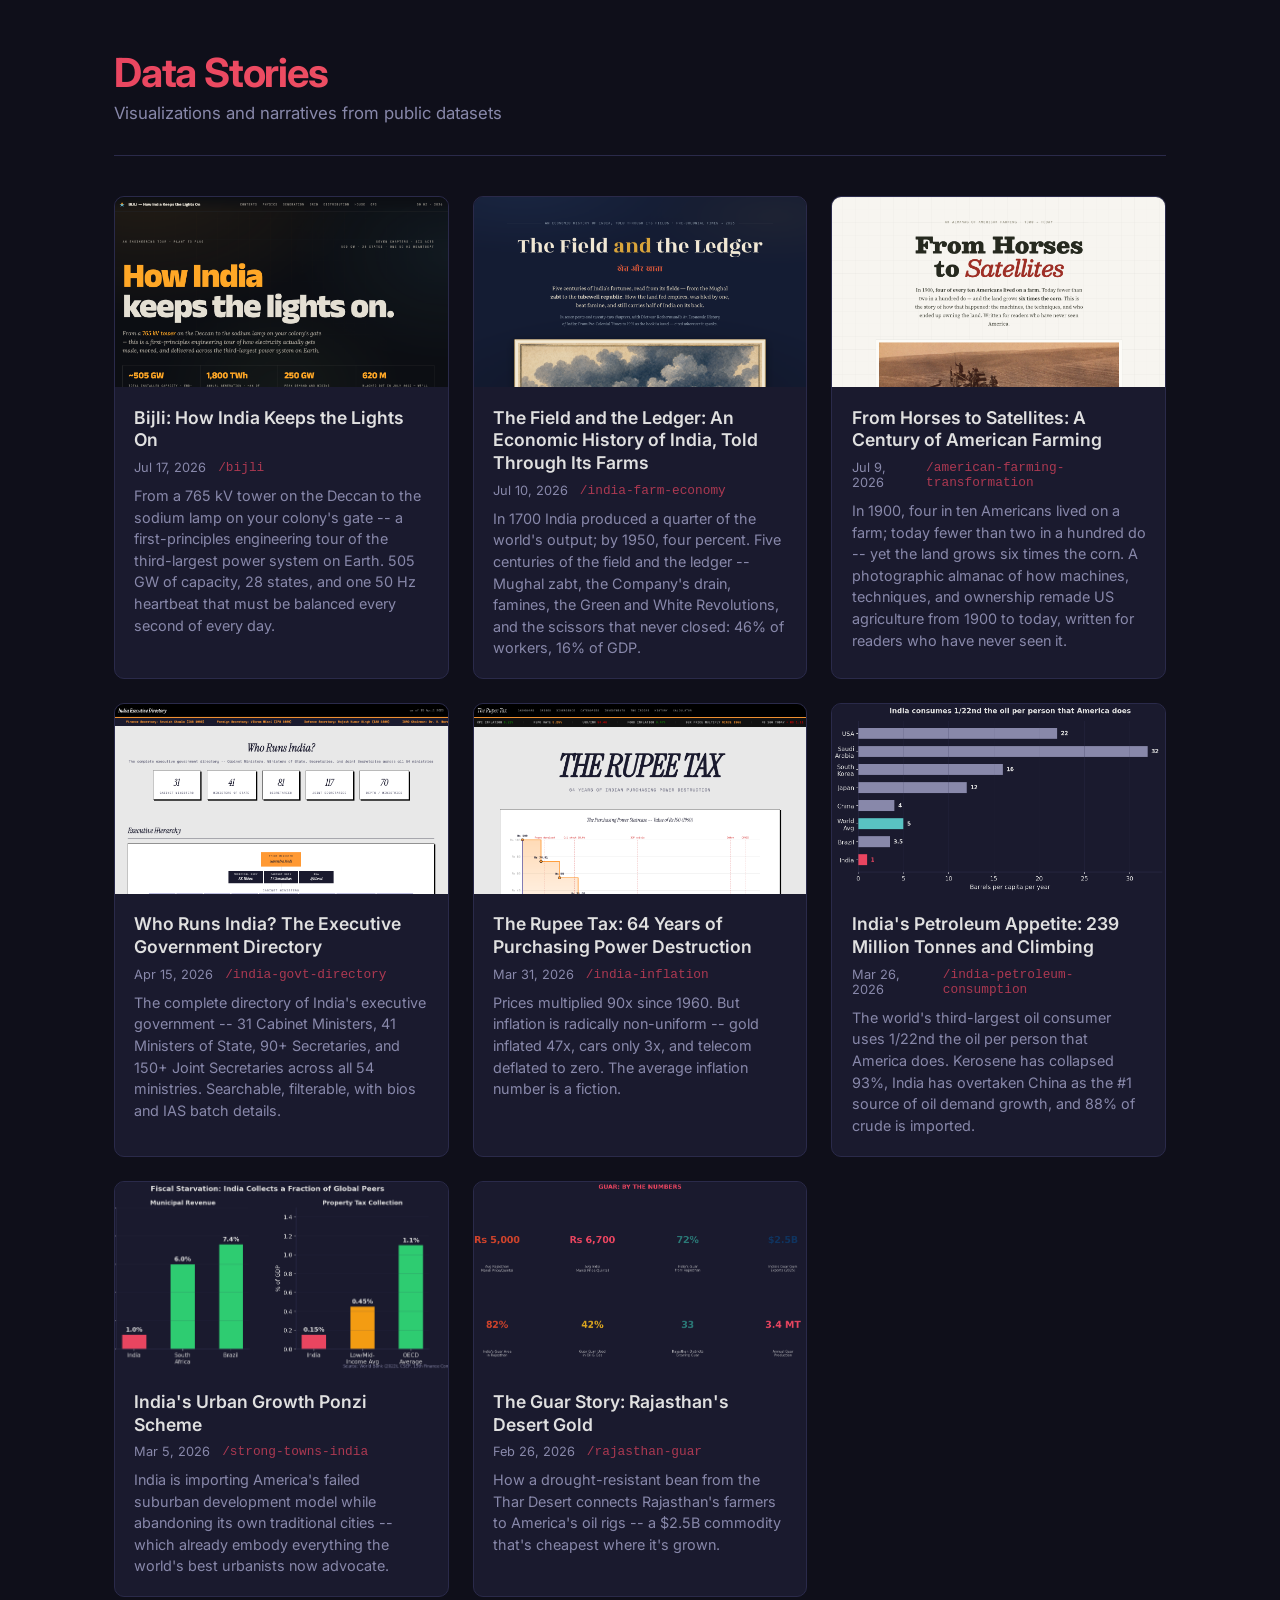
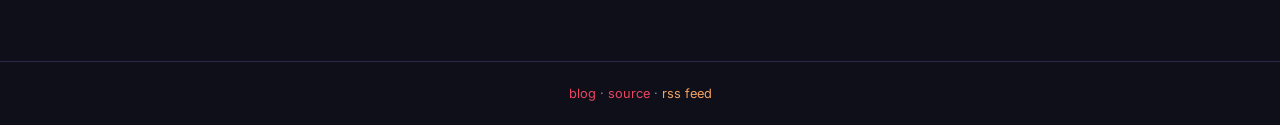
<file: index.html>
<!DOCTYPE html>
<html lang="en">
<head>
  <meta charset="UTF-8">
  <meta name="viewport" content="width=device-width, initial-scale=1.0">
  <title>Data Stories</title>
  <link rel="alternate" type="application/rss+xml" title="Data Stories RSS" href="https://sunil-dhaka.github.io/datastories/feed.xml">
  <link rel="icon" type="image/svg+xml" href="[data-uri]" />
  <link href="https://fonts.googleapis.com/css2?family=Inter:wght@400;500;600;700&display=swap" rel="stylesheet">
  <style>
    :root {
      --bg: #0F0F1A;
      --bg-card: #1A1A2E;
      --text: #E0E0E0;
      --text-muted: #8888AA;
      --accent: #E94560;
      --accent2: #0F3460;
      --border: #2A2A4A;
    }
    * { margin: 0; padding: 0; box-sizing: border-box; }
    body {
      font-family: 'Inter', -apple-system, BlinkMacSystemFont, sans-serif;
      background: var(--bg);
      color: var(--text);
      min-height: 100vh;
    }
    .container { max-width: 1100px; margin: 0 auto; padding: 0 1.5rem; }
    header {
      padding: 3rem 0 2rem;
      border-bottom: 1px solid var(--border);
      margin-bottom: 2.5rem;
    }
    h1 {
      font-size: 2.5rem;
      font-weight: 700;
      letter-spacing: -0.03em;
      background: linear-gradient(135deg, var(--accent) 0%, #FF6B6B 100%);
      -webkit-background-clip: text;
      -webkit-text-fill-color: transparent;
      background-clip: text;
    }
    .subtitle {
      color: var(--text-muted);
      font-size: 1.05rem;
      margin-top: 0.4rem;
    }
    .grid {
      display: grid;
      grid-template-columns: repeat(auto-fill, minmax(320px, 1fr));
      gap: 1.5rem;
      padding-bottom: 4rem;
    }
    .card {
      background: var(--bg-card);
      border: 1px solid var(--border);
      border-radius: 10px;
      overflow: hidden;
      text-decoration: none;
      color: inherit;
      transition: transform 0.2s ease, border-color 0.2s ease, box-shadow 0.2s ease;
      display: flex;
      flex-direction: column;
    }
    .card:hover {
      transform: translateY(-3px);
      border-color: var(--accent);
      box-shadow: 0 8px 30px rgba(233, 69, 96, 0.1);
    }
    .card img {
      width: 100%;
      height: 190px;
      object-fit: cover;
      background: var(--accent2);
      transition: transform 0.3s ease;
    }
    .card:hover img { transform: scale(1.03); }
    .card-body {
      padding: 1.2rem;
      display: flex;
      flex-direction: column;
      flex: 1;
    }
    .card-title {
      font-size: 1.1rem;
      font-weight: 600;
      line-height: 1.3;
      margin-bottom: 0.5rem;
    }
    .card-meta {
      display: flex;
      gap: 0.75rem;
      font-size: 0.8rem;
      color: var(--text-muted);
      margin-bottom: 0.6rem;
    }
    .card-meta .folder {
      font-family: 'SF Mono', 'Fira Code', monospace;
      color: var(--accent);
      opacity: 0.7;
    }
    .card-desc {
      font-size: 0.9rem;
      color: var(--text-muted);
      line-height: 1.5;
      flex: 1;
    }
    footer {
      border-top: 1px solid var(--border);
      padding: 1.5rem 0;
      text-align: center;
      color: var(--text-muted);
      font-size: 0.8rem;
    }
    footer a { color: var(--accent); text-decoration: none; }
    @media (max-width: 600px) {
      h1 { font-size: 1.8rem; }
      .grid { grid-template-columns: 1fr; }
    }
  </style>
</head>
<body>
  <div class="container">
    <header>
      <h1>Data Stories</h1>
      <p class="subtitle">Visualizations and narratives from public datasets</p>
    </header>
    <div id="stories" class="grid"></div>
  </div>
  <footer>
    <div class="container">
      <a href="https://sunil-dhaka.github.io/">blog</a> &middot;
      <a href="https://github.com/sunil-dhaka/datastories">source</a> &middot;
      <a href="feed.xml" style="color:#f4a261">rss feed</a>
    </div>
  </footer>
  <script src="script.js"></script>
</body>
</html>
</file>
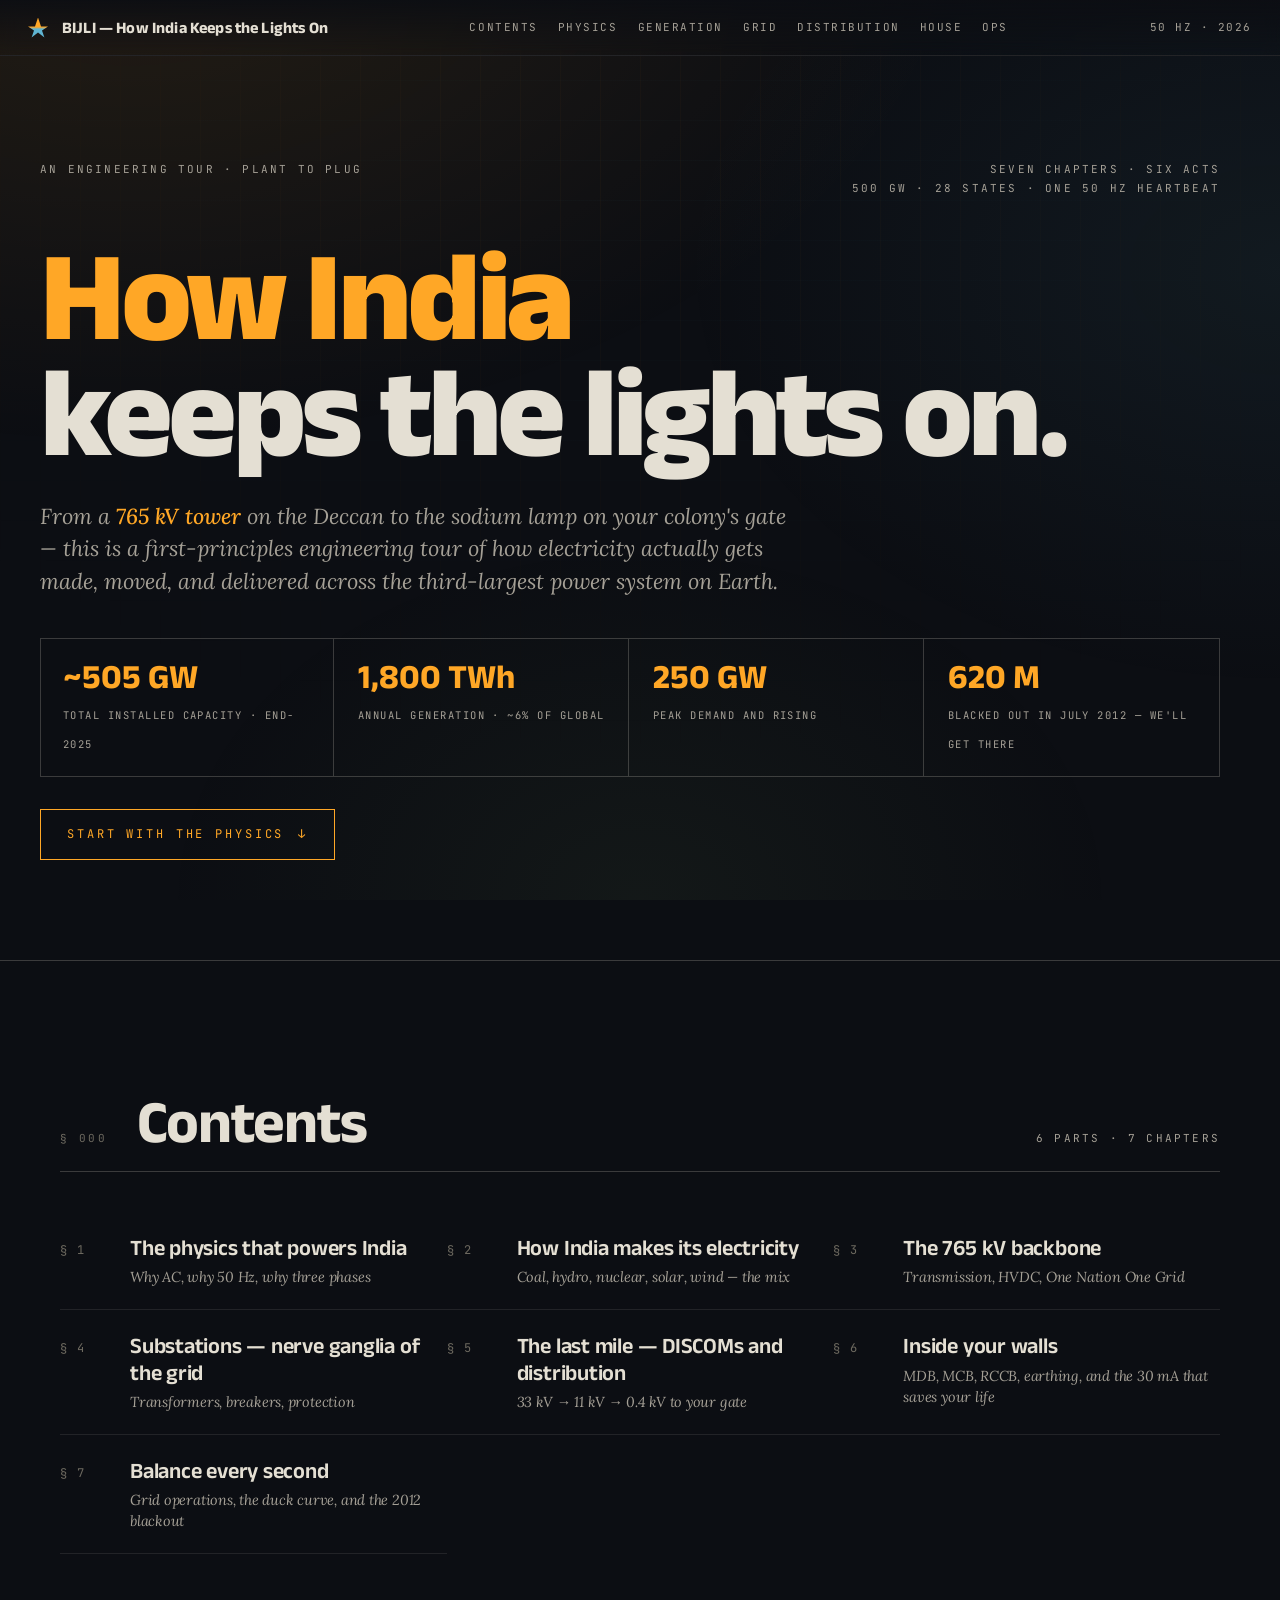
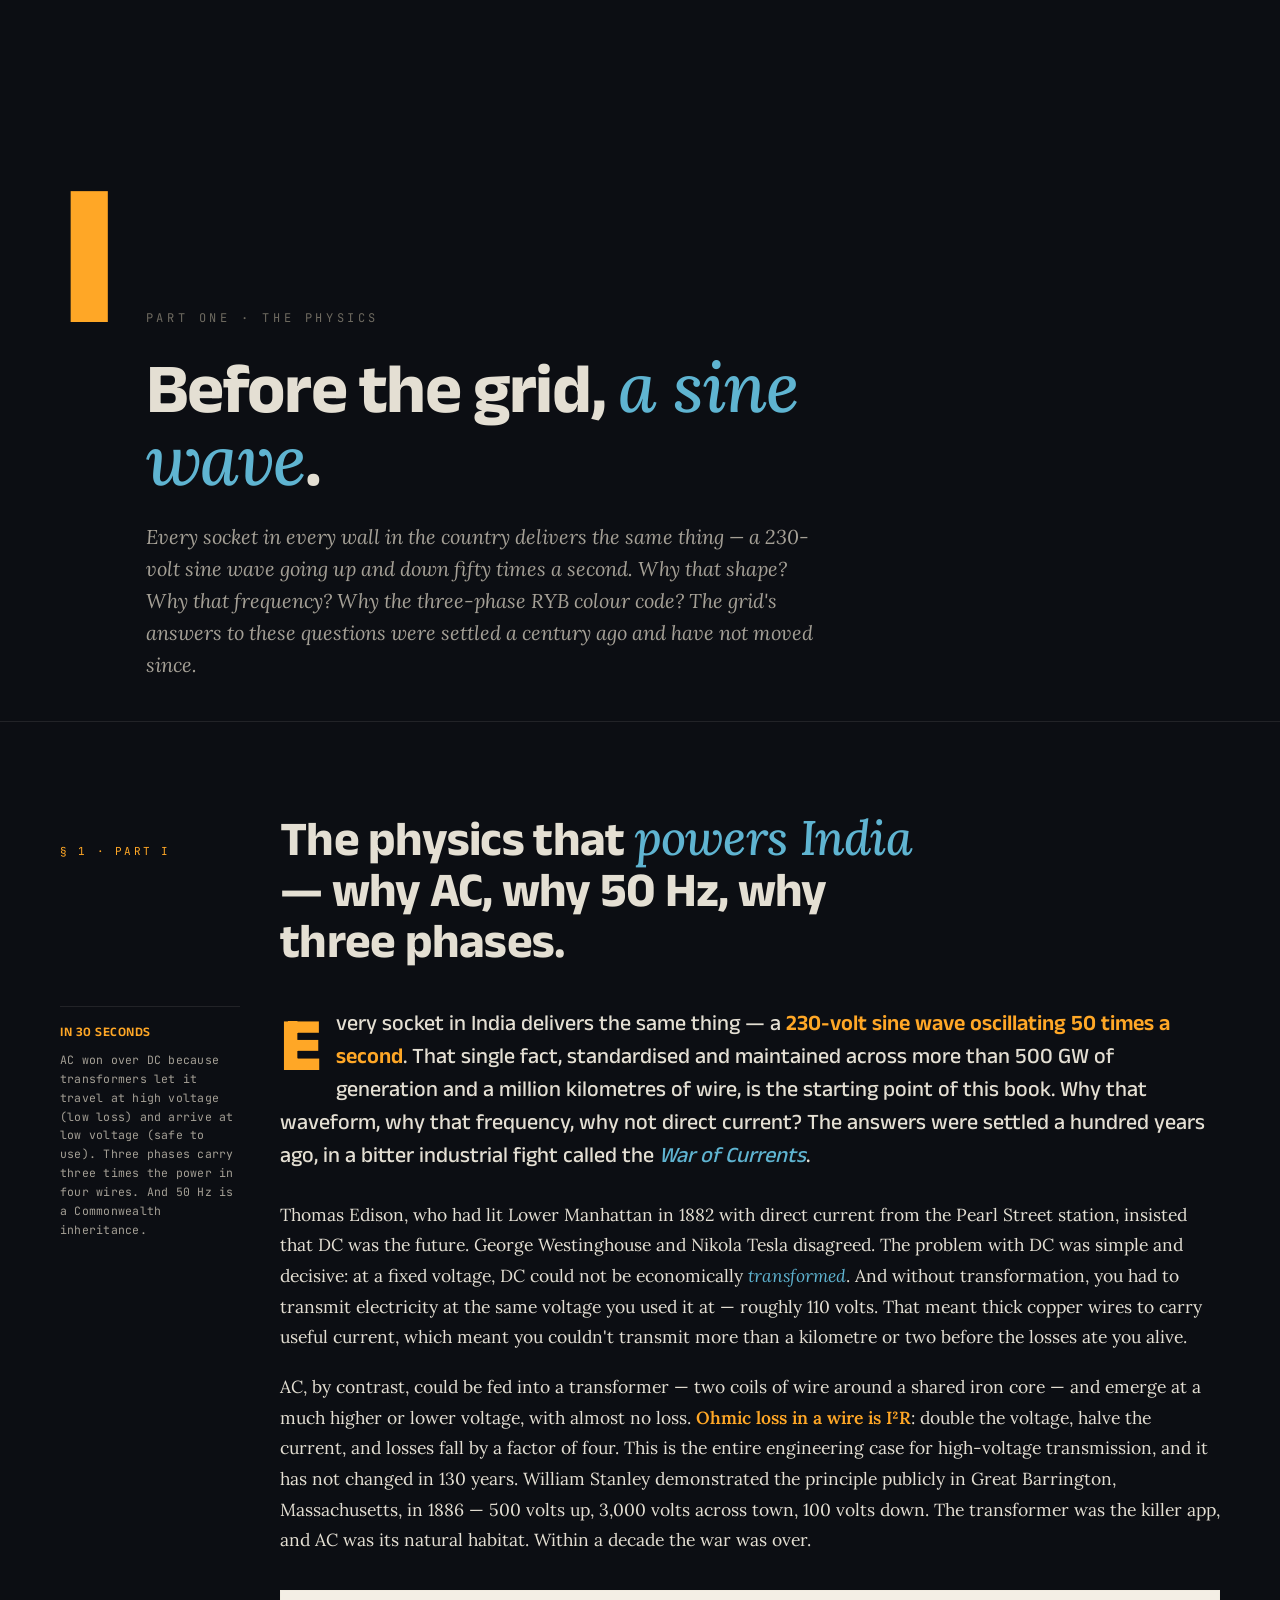
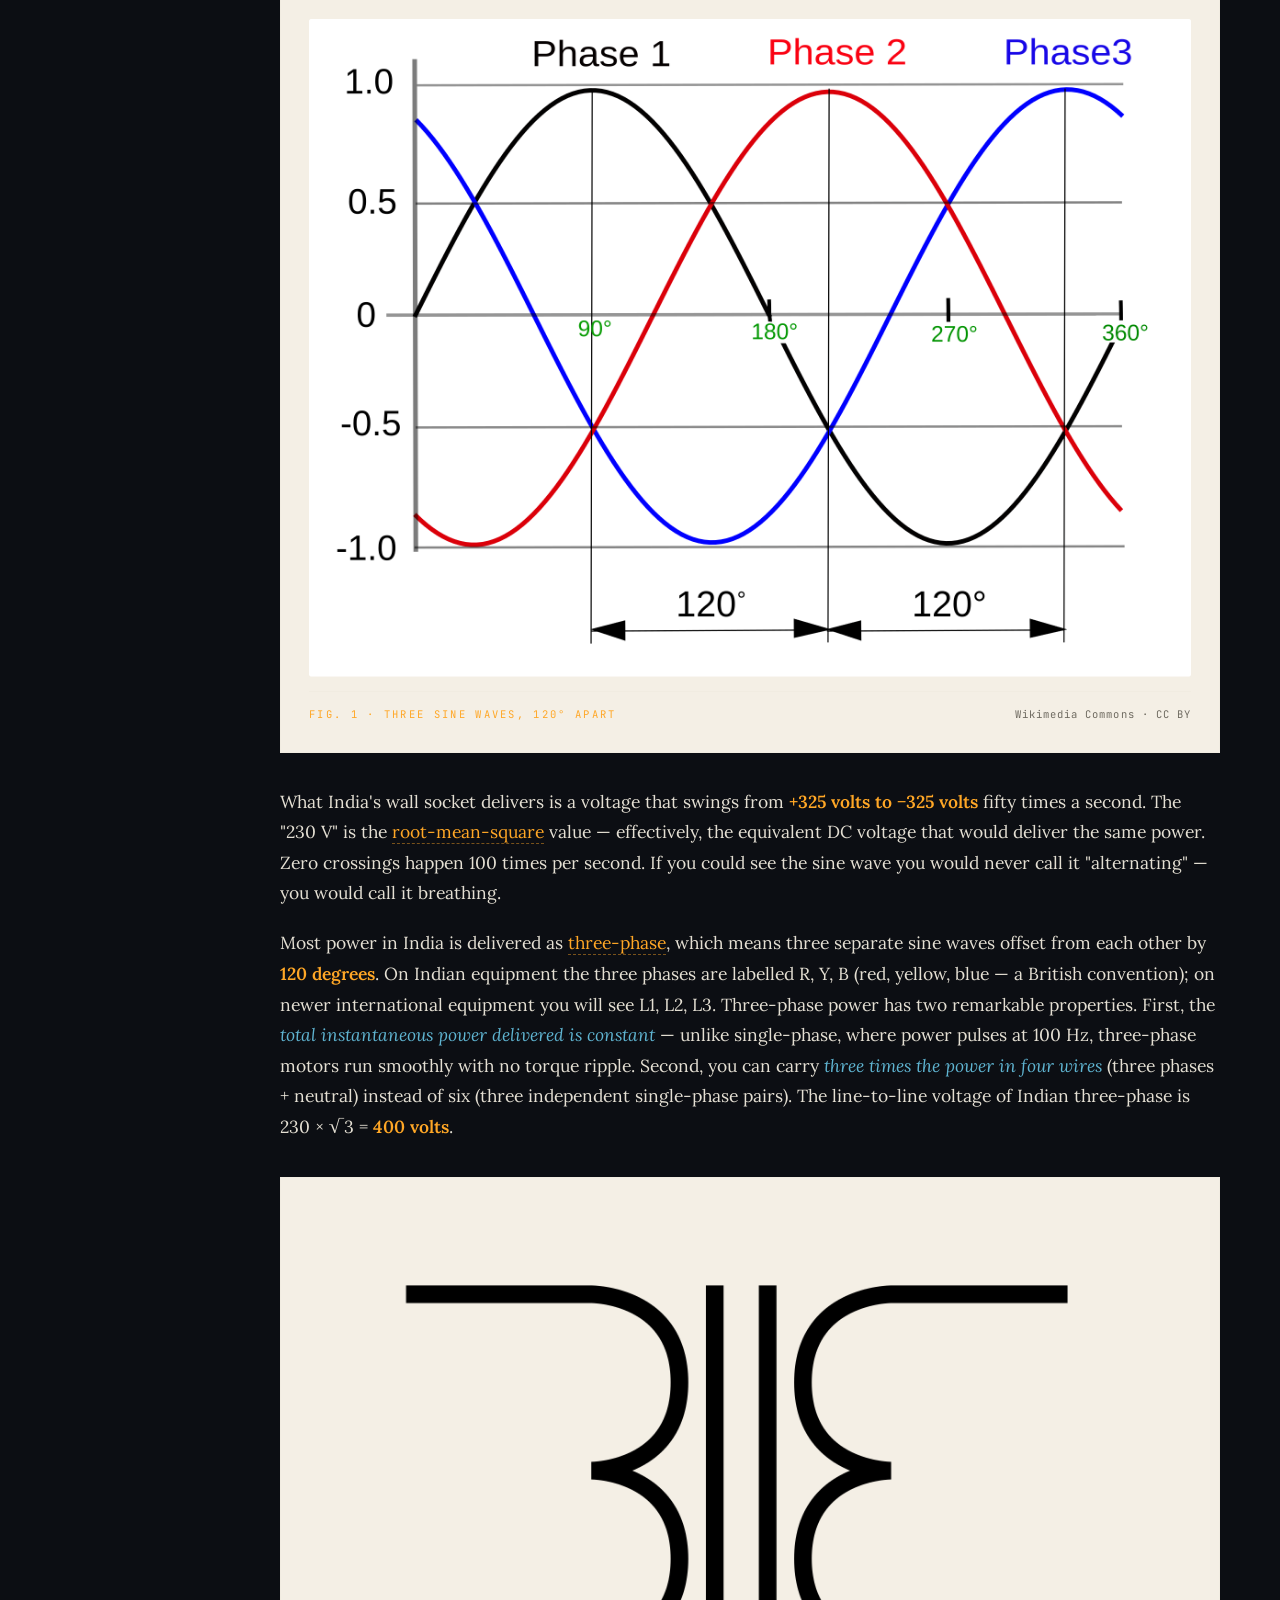
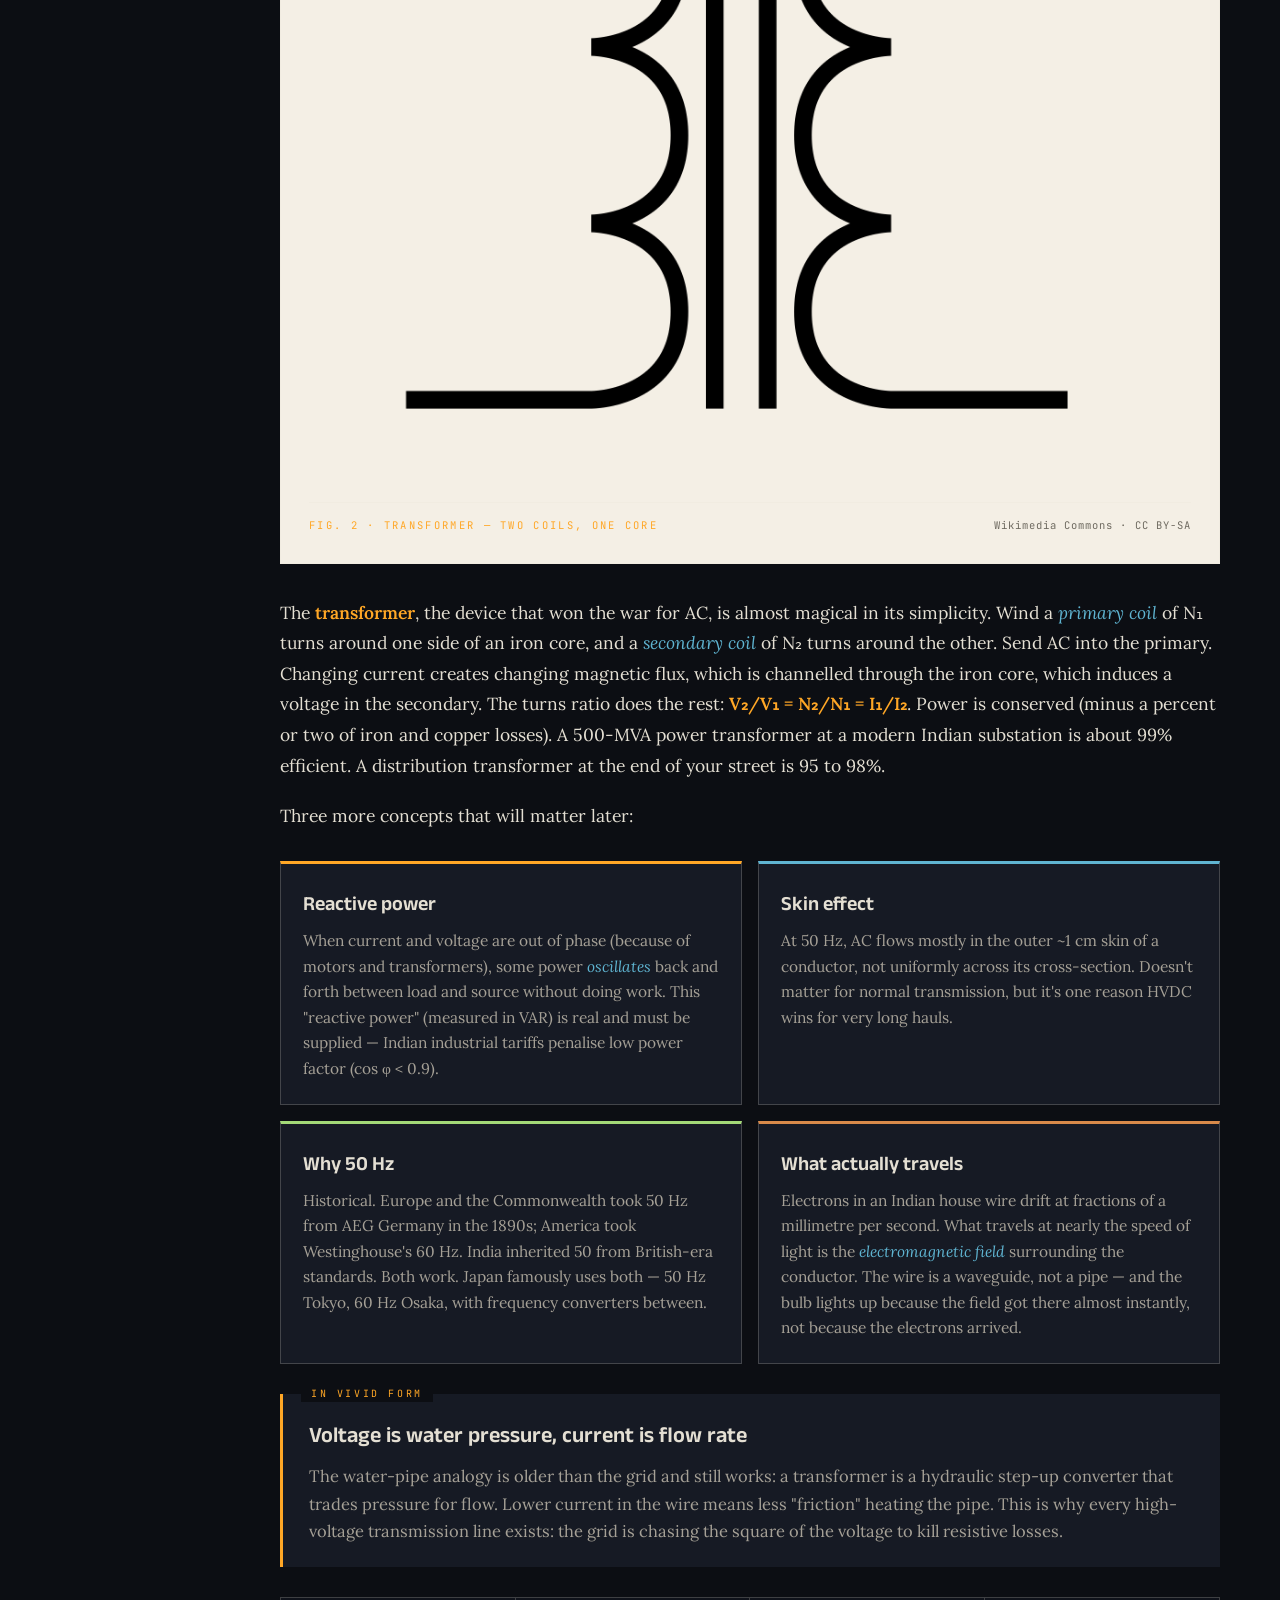
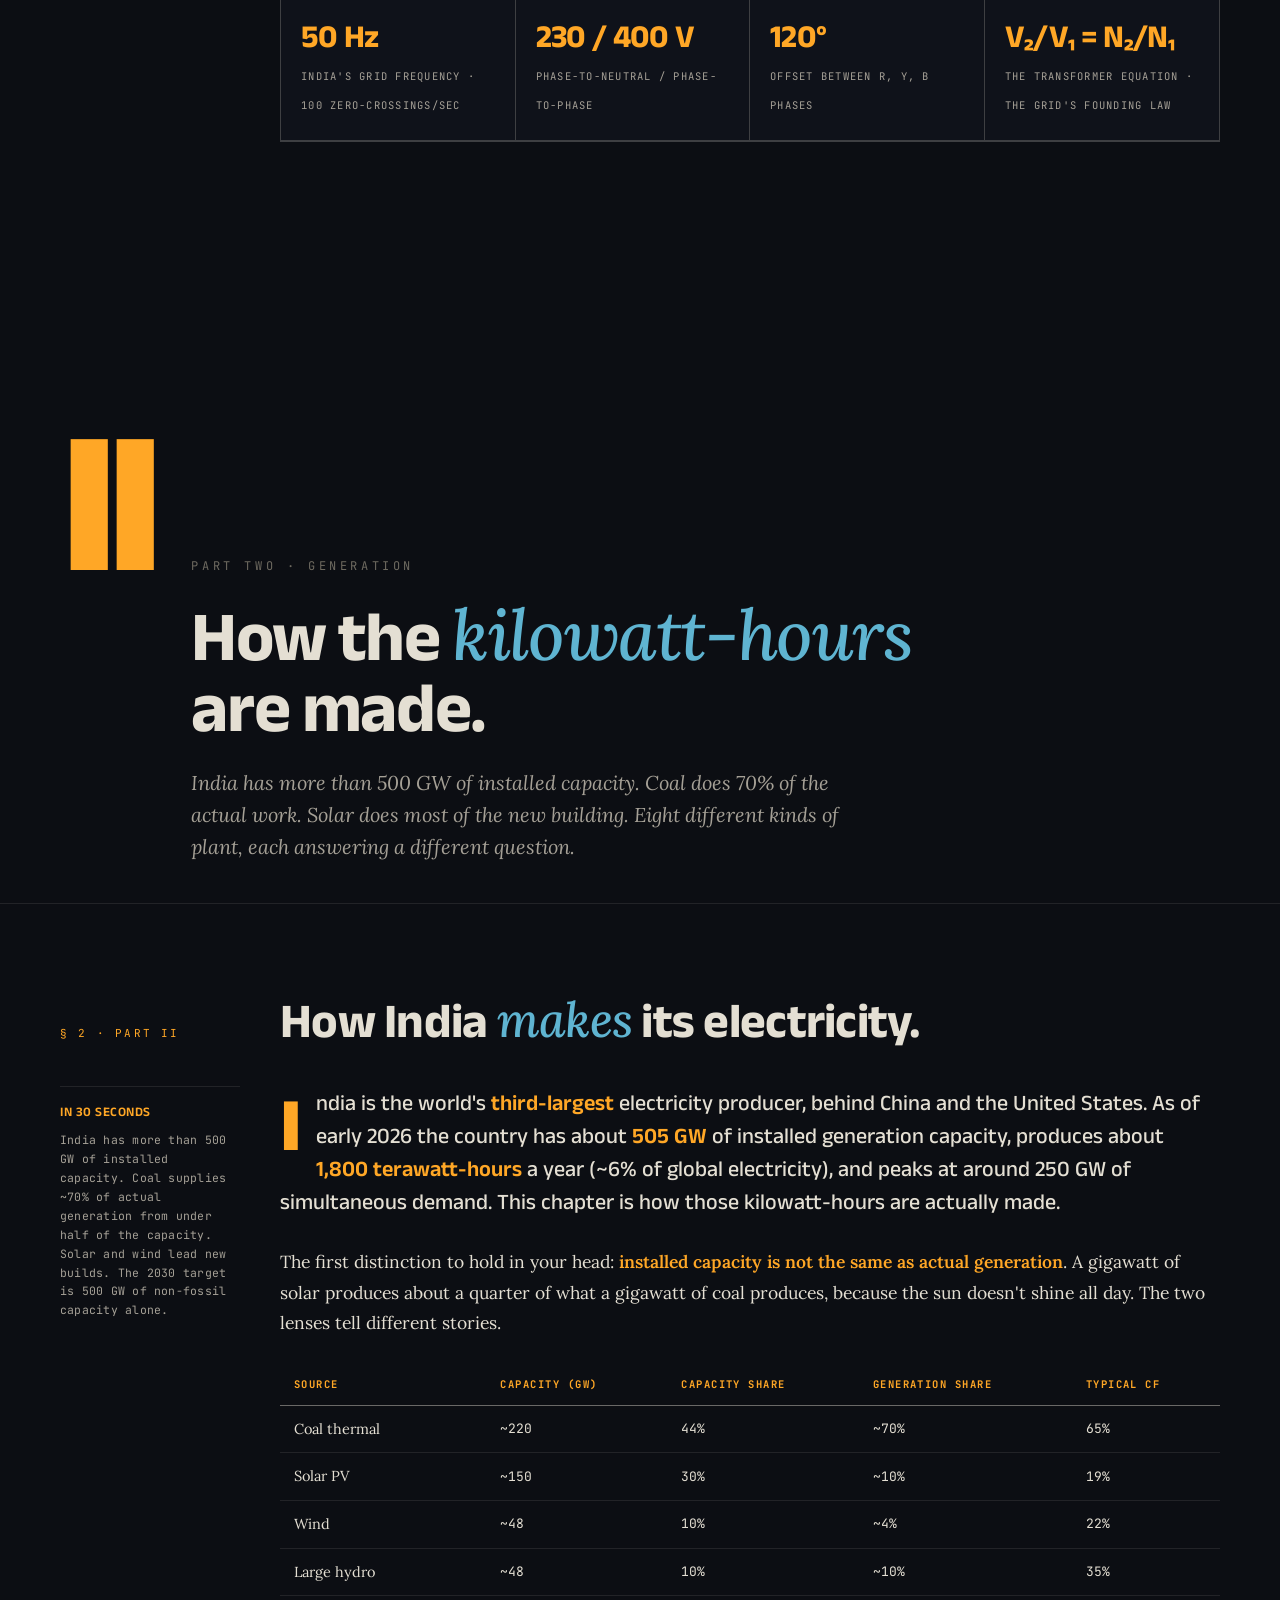
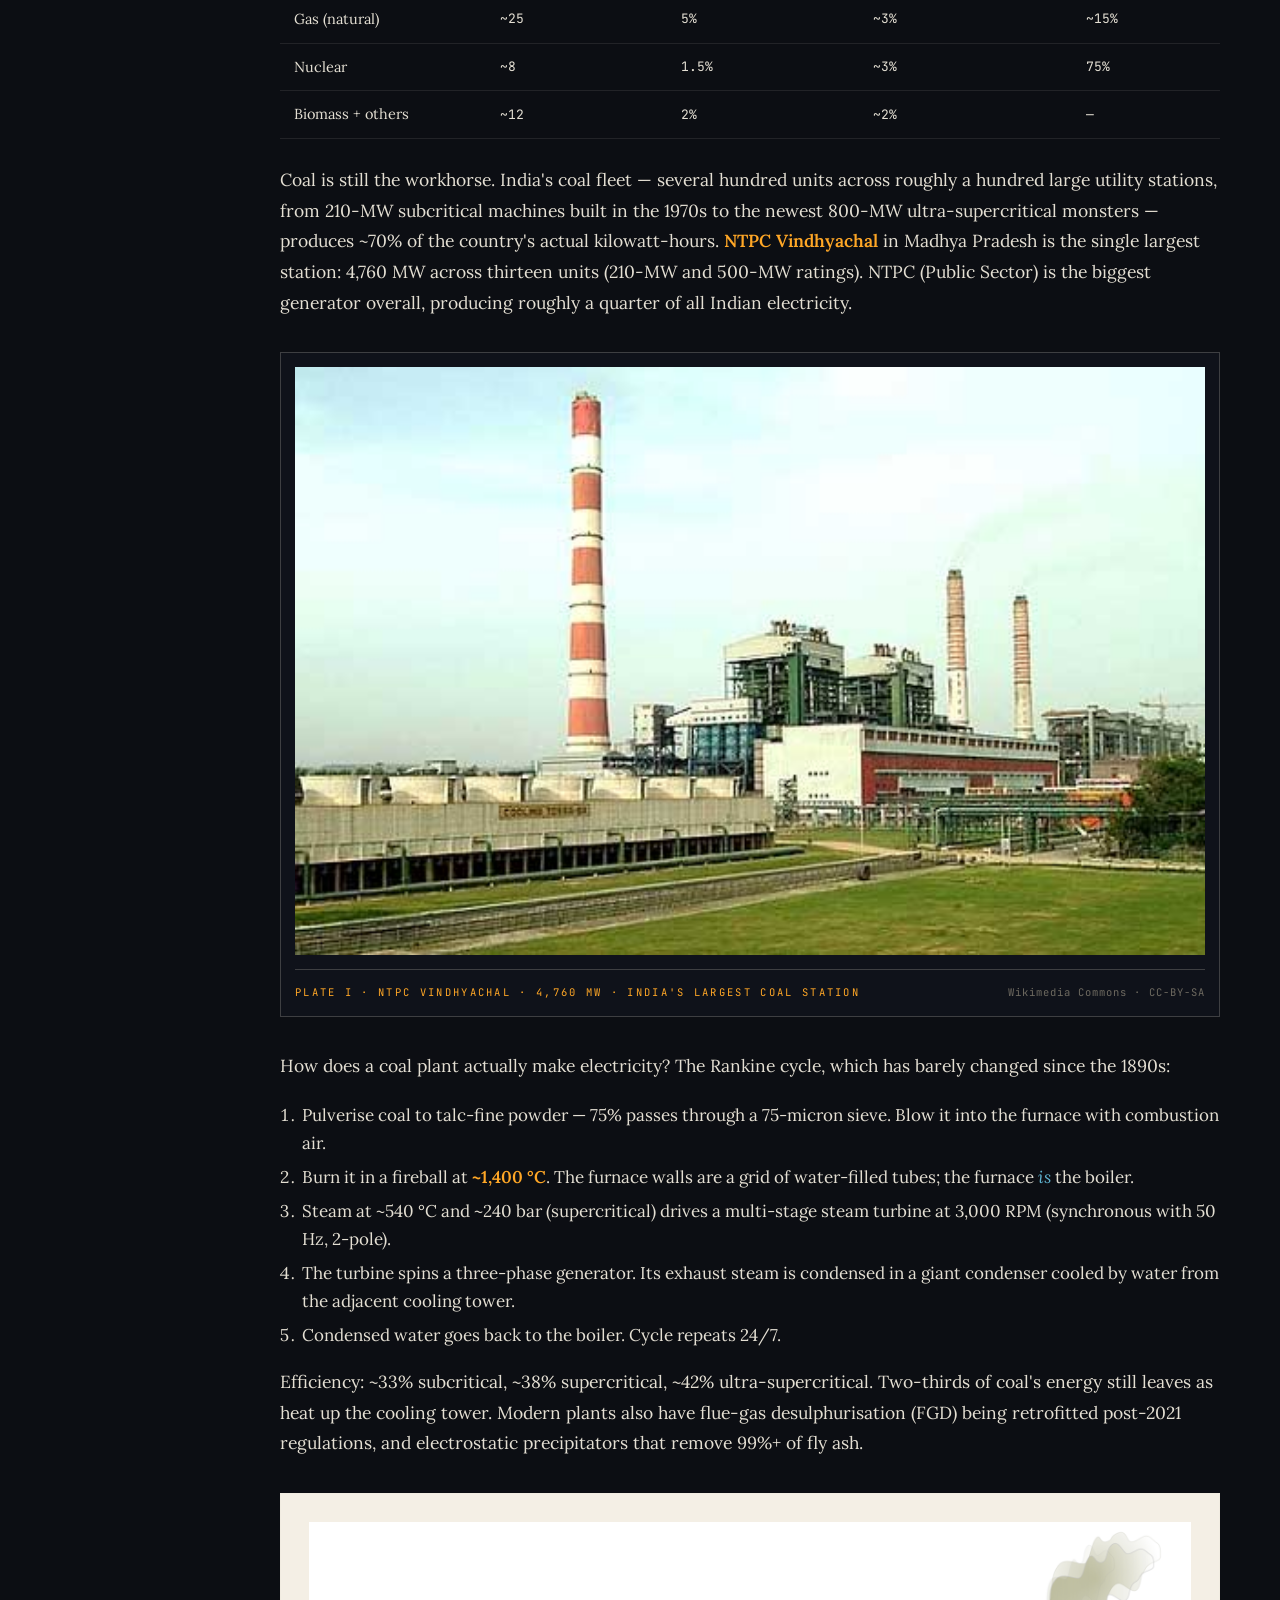
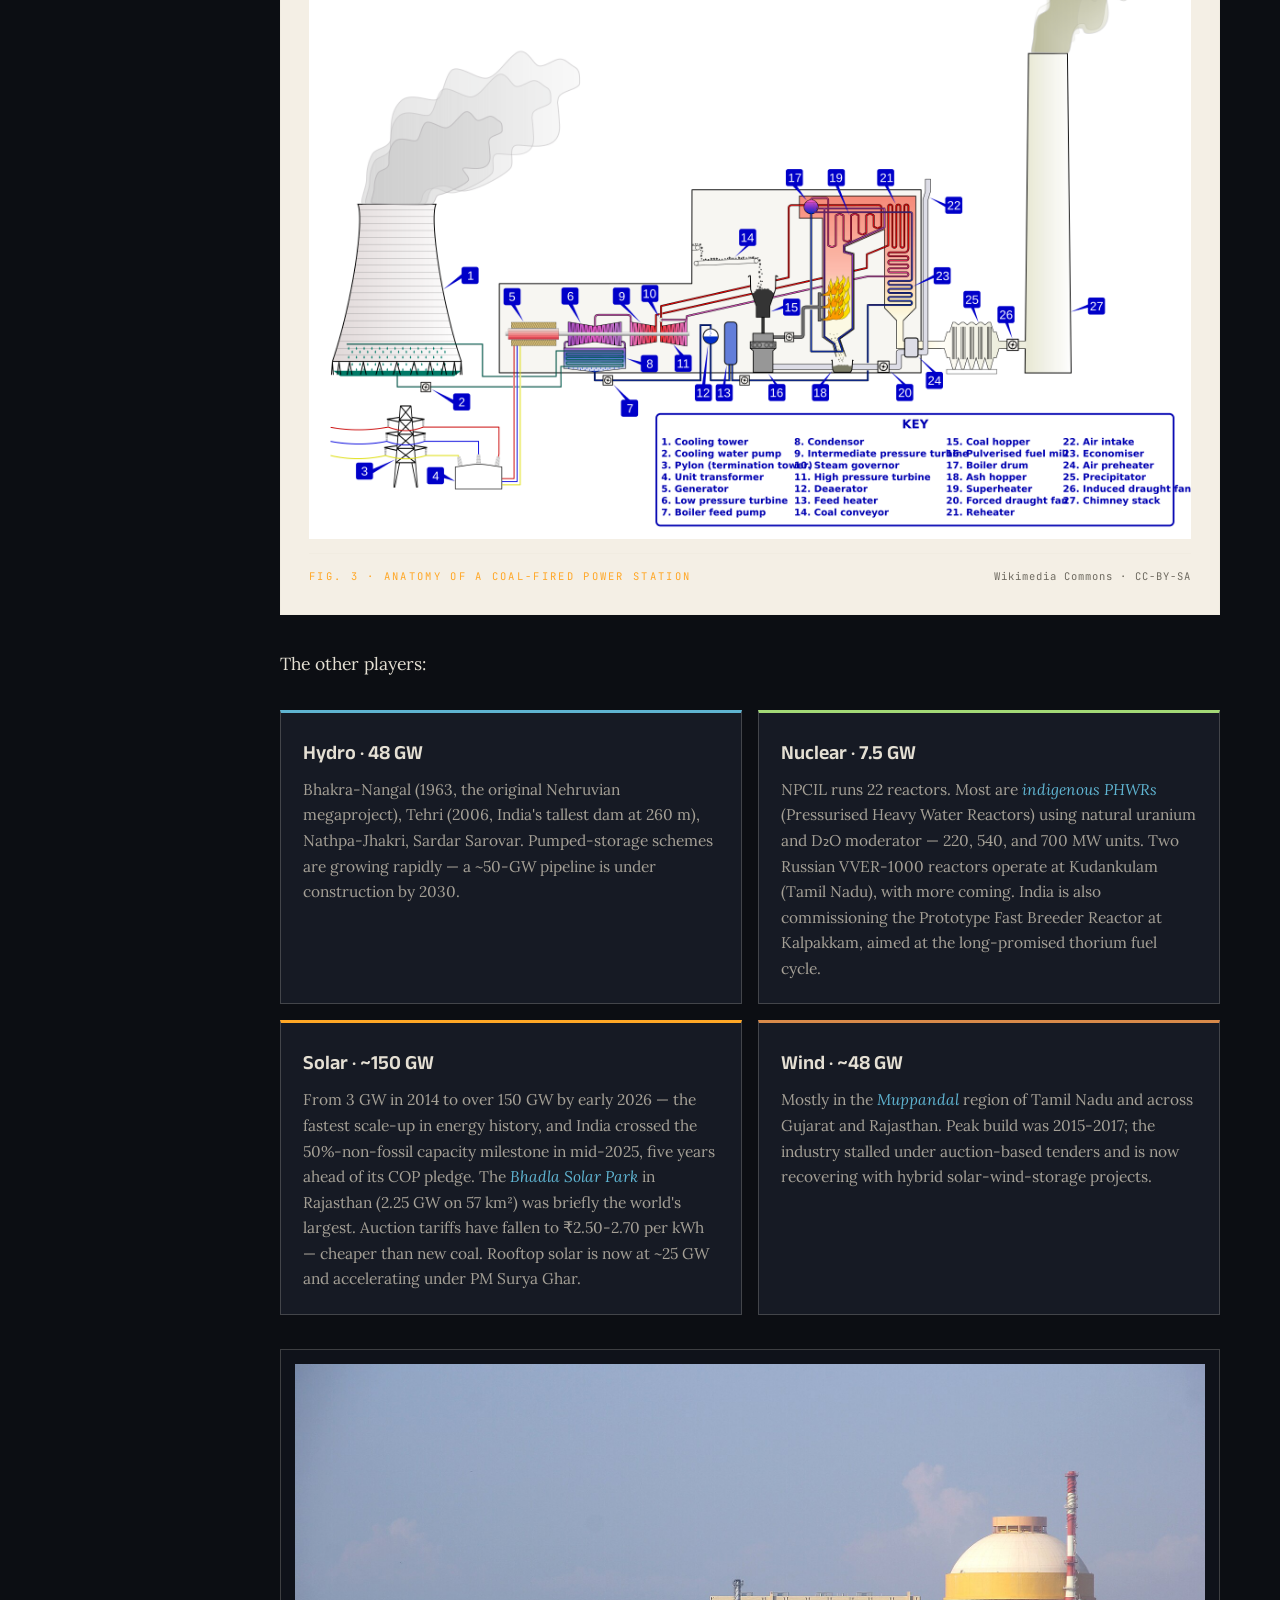
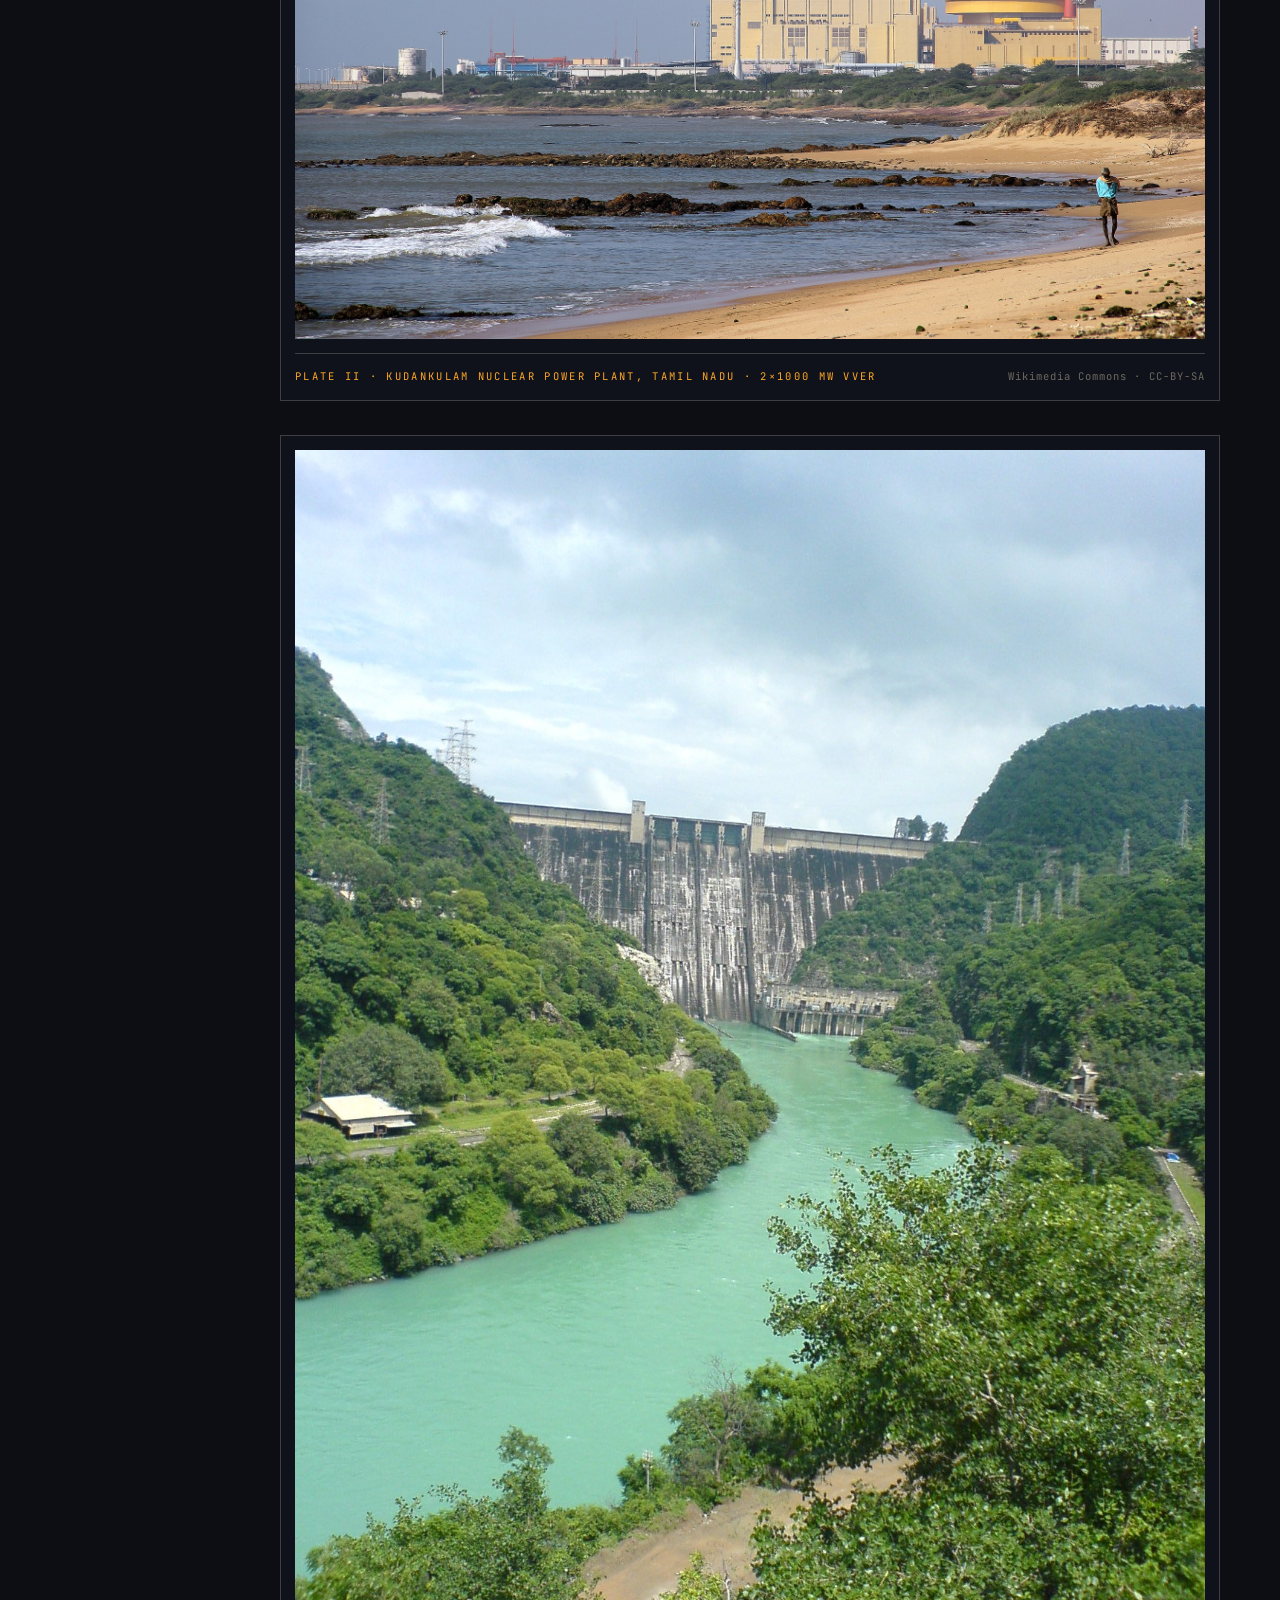
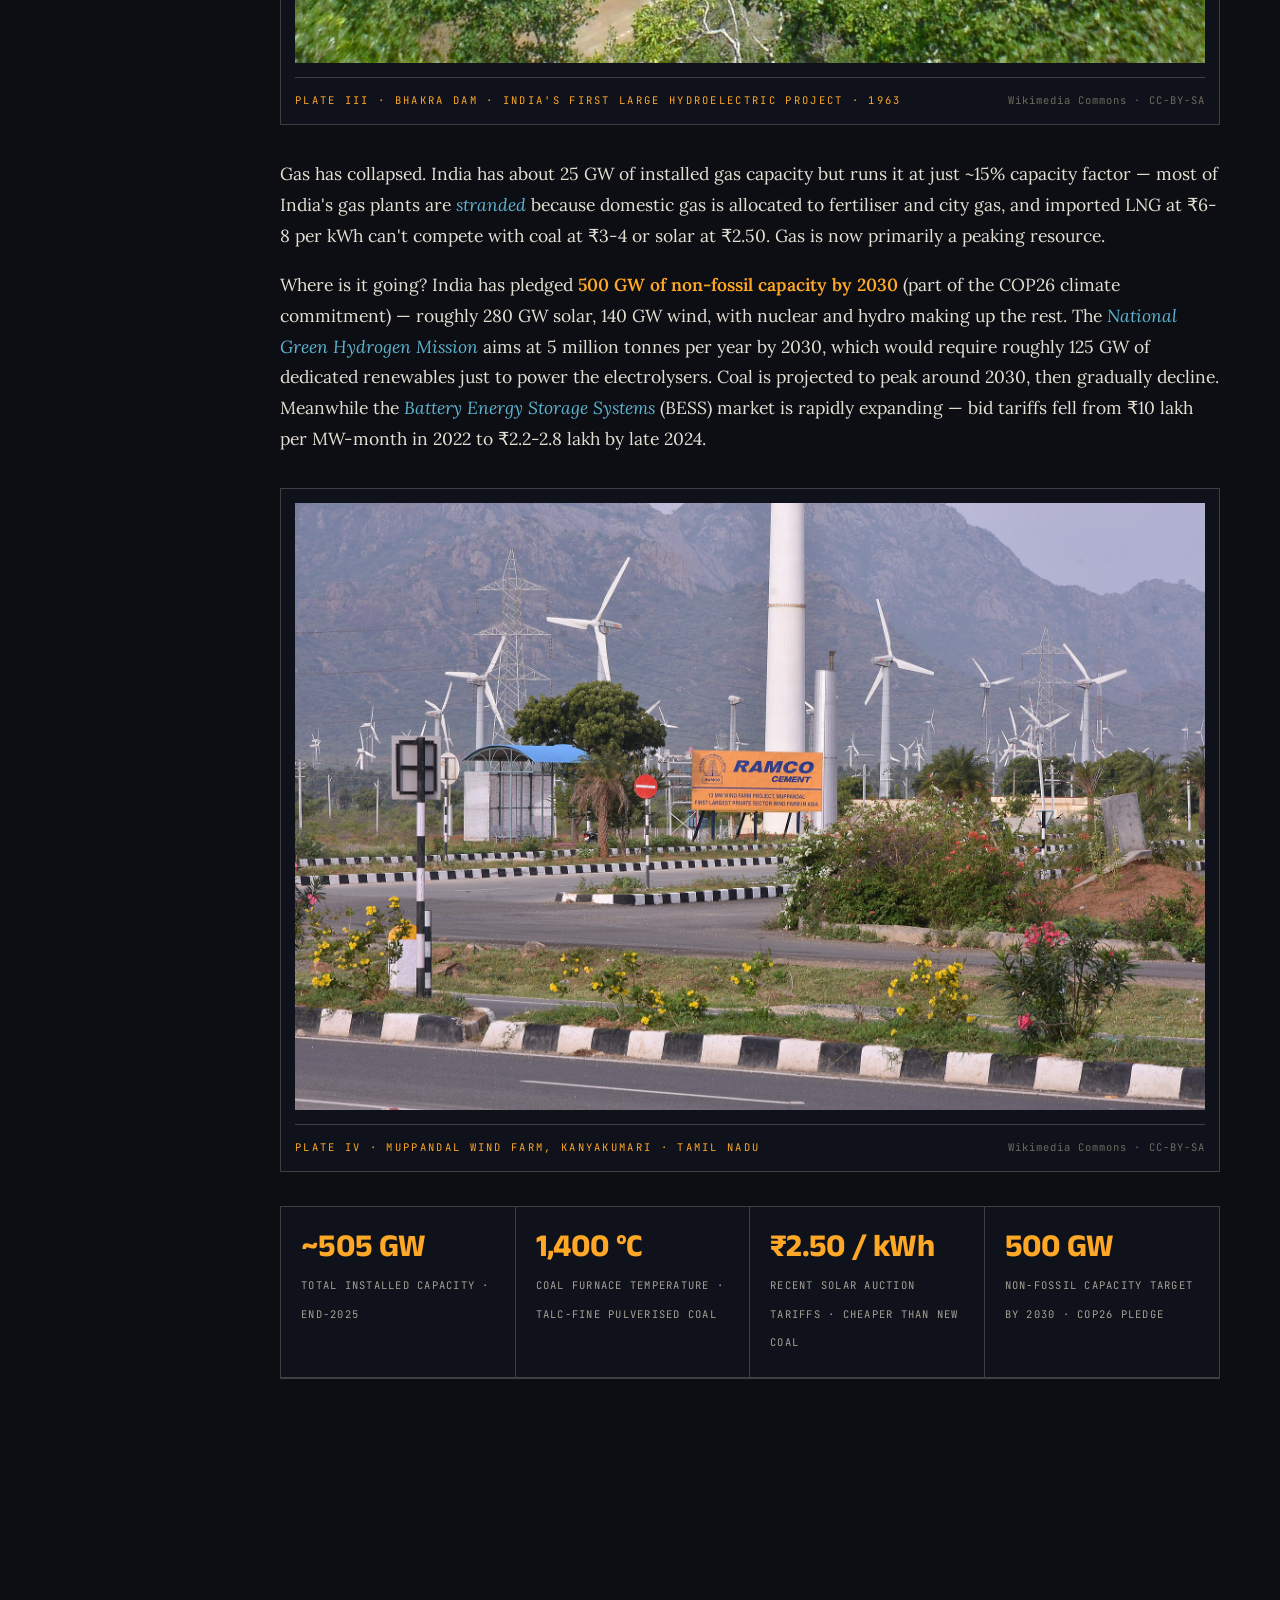
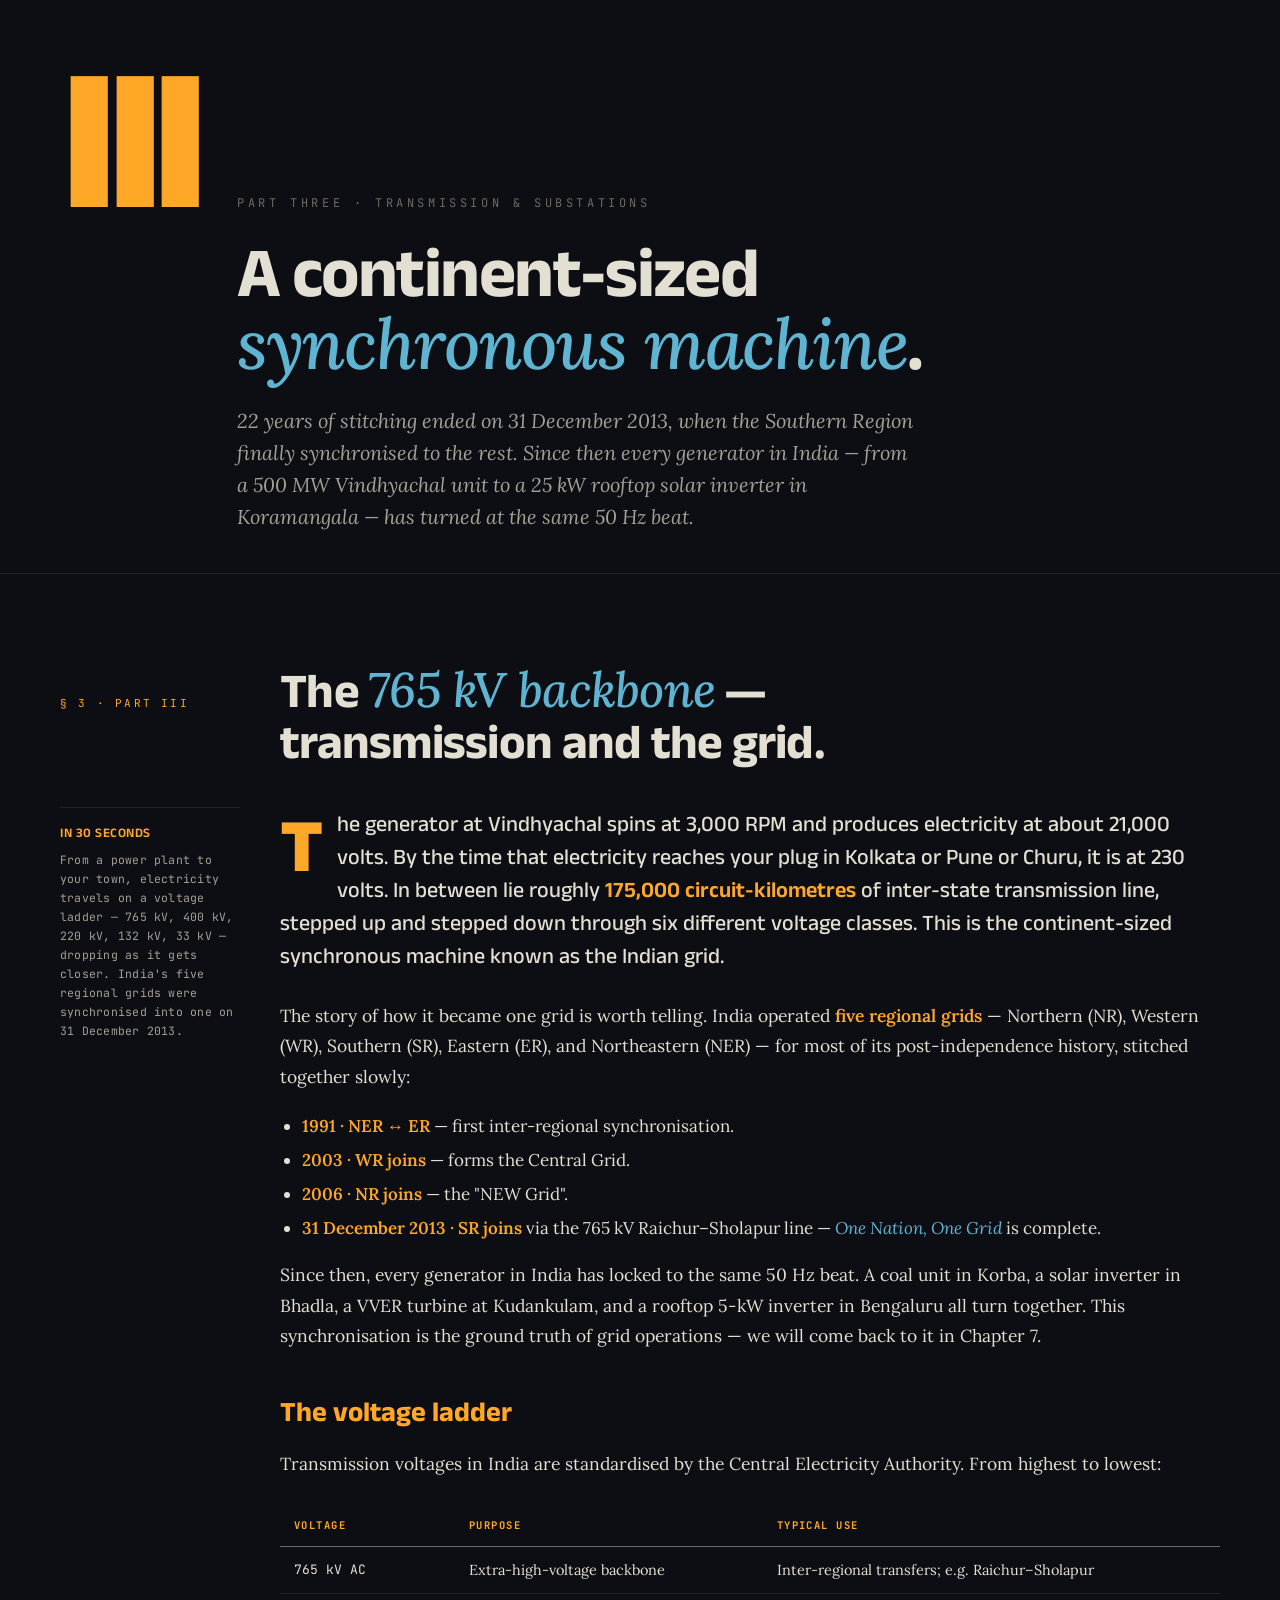
<file: bijli/index.html>
<!doctype html>
<html lang="en">
<head>
<meta charset="utf-8" />
<meta name="viewport" content="width=device-width, initial-scale=1" />
<title>Bijli — How India Keeps the Lights On</title>
<meta name="description" content="From a sodium lamp on your street to a 765 kV tower on the Deccan — a first-principles engineering tour of India's electricity system." />
<link rel="preconnect" href="https://fonts.googleapis.com">
<link rel="preconnect" href="https://fonts.gstatic.com" crossorigin>
<link href="https://fonts.googleapis.com/css2?family=Anek+Latin:wght@400;500;600;700;800&family=Lora:ital,wght@0,400;0,500;0,600;1,400;1,500&family=JetBrains+Mono:wght@400;500;700&display=swap" rel="stylesheet">
<style>
:root{
  --ink:#0C0E13;
  --void:#0F121A;
  --panel:#161A24;
  --panel-2:#1D2230;
  --paper:#F4EFE5;
  --text:#E4DFD3;
  --text-dim:#A5A096;
  --text-faint:#6E6A60;
  --text-ink:#14110A;
  --amber:#FFA726;
  --amber-2:#FFC266;
  --cyan:#5FB4D1;
  --lime:#A3D977;
  --copper:#D88A4A;
  --red:#E45D52;
  --rule:rgba(228,223,211,0.10);
  --rule-2:rgba(228,223,211,0.22);
  --rule-strong:rgba(228,223,211,0.44);
  --display:"Anek Latin", system-ui, sans-serif;
  --serif:"Lora", Georgia, serif;
  --mono:"JetBrains Mono", ui-monospace, monospace;
}
*{box-sizing:border-box;margin:0;padding:0}
html{scroll-behavior:smooth;background:var(--ink)}
body{
  font-family:var(--serif);font-weight:400;font-size:17px;line-height:1.7;
  color:var(--text);background:var(--ink);overflow-x:hidden;
}
body::before{
  content:"";position:fixed;inset:0;pointer-events:none;z-index:0;
  background-image:
    linear-gradient(90deg, rgba(255,167,38,0.03) 1px, transparent 1px),
    linear-gradient(rgba(95,180,209,0.025) 1px, transparent 1px);
  background-size:40px 40px;
  mask-image: radial-gradient(1200px 800px at 50% 20%, black, transparent 75%);
}
body::after{
  content:"";position:fixed;inset:0;pointer-events:none;z-index:0;
  background:
    radial-gradient(1400px 900px at 10% -10%, rgba(255,167,38,0.10), transparent 60%),
    radial-gradient(1000px 700px at 100% 30%, rgba(95,180,209,0.07), transparent 60%),
    radial-gradient(800px 600px at 50% 100%, rgba(163,217,119,0.05), transparent 60%);
}
::selection{background:var(--amber);color:var(--ink)}
a{color:var(--amber);text-decoration:none;border-bottom:1px solid rgba(255,167,38,0.38);transition:color .2s,border-color .2s}
a:hover{color:var(--cyan);border-color:var(--cyan)}

/* NAV */
.nav{
  position:fixed;top:0;left:0;right:0;z-index:50;
  display:flex;justify-content:space-between;align-items:center;
  padding:14px 28px;
  font-family:var(--mono);font-size:11px;letter-spacing:.14em;text-transform:uppercase;
  color:var(--text-dim);
  background:linear-gradient(180deg, rgba(12,14,19,0.92), rgba(12,14,19,0));
  backdrop-filter:blur(8px);
  border-bottom:1px solid var(--rule);
}
.nav .brand{display:flex;align-items:center;gap:14px}
.nav .brand .mark{
  width:20px;height:20px;
  background:linear-gradient(180deg, var(--amber) 0 45%, var(--cyan) 55% 100%);
  clip-path:polygon(50% 0%, 65% 45%, 100% 45%, 70% 65%, 82% 100%, 50% 75%, 18% 100%, 30% 65%, 0% 45%, 35% 45%);
}
.nav .brand b{font-family:var(--display);font-weight:700;font-size:16px;letter-spacing:.01em;color:var(--text);text-transform:none}
.nav .toc-links{display:flex;gap:20px}
.nav .toc-links a{border:none;color:var(--text-dim)}
.nav .toc-links a:hover{color:var(--amber)}
@media (max-width:900px){.nav .toc-links{display:none}}

/* LAYOUT */
.wrap{max-width:1240px;margin:0 auto;padding:0 40px;position:relative;z-index:2}
@media (max-width:760px){.wrap{padding:0 22px}}

/* HERO */
.hero{
  min-height:100vh;position:relative;overflow:hidden;
  display:grid;grid-template-rows:auto 1fr auto;
  padding:100px 40px 40px;z-index:2;
}
.hero .inner{display:flex;flex-direction:column;justify-content:center;max-width:1180px;margin:auto 0;width:100%;padding:60px 0}
.hero .meta{display:flex;justify-content:space-between;font-family:var(--mono);font-size:11px;letter-spacing:.2em;text-transform:uppercase;color:var(--text-dim)}
.hero .meta .right{text-align:right}
.hero h1{
  font-family:var(--display);font-weight:800;
  font-size:clamp(60px,10vw,160px);line-height:.9;letter-spacing:-.035em;
  color:var(--text);margin:40px 0 32px;
}
.hero h1 .line1{display:block;color:var(--amber)}
.hero h1 .line2{display:block;color:var(--text)}
.hero .sub{
  font-family:var(--serif);font-style:italic;font-weight:400;
  font-size:clamp(18px,1.7vw,24px);line-height:1.5;max-width:760px;margin-bottom:40px;color:var(--text-dim);
}
.hero .sub strong{color:var(--amber);font-weight:500}
.hero .stats{display:grid;grid-template-columns:repeat(auto-fit,minmax(200px,1fr));gap:2px;margin-bottom:32px;border:1px solid var(--rule-2)}
.hero .stats .s{padding:20px 22px;border-right:1px solid var(--rule-2)}
.hero .stats .s:last-child{border-right:none}
.hero .stats .s .big{font-family:var(--display);font-weight:700;font-size:34px;color:var(--amber);display:block;line-height:1;margin-bottom:6px}
.hero .stats .s .lbl{font-family:var(--mono);font-size:10.5px;letter-spacing:.14em;text-transform:uppercase;color:var(--text-dim);line-height:1.45}
.hero .cta{
  display:inline-flex;align-items:center;gap:14px;align-self:flex-start;
  font-family:var(--mono);font-size:12px;letter-spacing:.24em;text-transform:uppercase;
  border:1.5px solid var(--amber);padding:14px 26px;color:var(--amber);
  transition:background .25s,color .25s;
}
.hero .cta:hover{background:var(--amber);color:var(--ink)}

/* TOC */
.toc{padding:130px 0 60px;border-top:1px solid var(--rule-2);position:relative;z-index:2}
.toc-head{display:grid;grid-template-columns:auto 1fr auto;gap:30px;align-items:baseline;margin-bottom:40px;padding-bottom:20px;border-bottom:1px solid var(--rule-2)}
.toc-head .num{font-family:var(--mono);font-size:11px;letter-spacing:.22em;text-transform:uppercase;color:var(--text-faint)}
.toc-head h2{font-family:var(--display);font-weight:700;font-size:clamp(36px,5vw,60px);line-height:1;color:var(--text);letter-spacing:-.02em}
.toc-head .right{font-family:var(--mono);font-size:11px;letter-spacing:.2em;text-transform:uppercase;color:var(--text-dim);text-align:right}
.toc-items{display:grid;grid-template-columns:repeat(auto-fit,minmax(320px,1fr));gap:0}
.toc-items a{
  display:grid;grid-template-columns:54px 1fr;gap:16px;
  padding:22px 0;border-bottom:1px solid var(--rule);border-top:none;align-items:start;
}
.toc-items a:hover{background:rgba(255,167,38,0.05);color:var(--amber)}
.toc-items a .idx{font-family:var(--mono);font-size:12px;color:var(--text-faint);letter-spacing:.12em;padding-top:6px}
.toc-items a .ttl{font-family:var(--display);font-weight:600;color:var(--text);font-size:22px;line-height:1.2;letter-spacing:-.01em}
.toc-items a .ttl em{display:block;margin-top:6px;font-family:var(--serif);font-style:italic;font-weight:400;font-size:14.5px;color:var(--text-dim);line-height:1.45}

/* PART */
.part{padding:150px 0 40px;position:relative;z-index:2}
.part-mark{display:grid;grid-template-columns:auto 1fr;gap:40px;align-items:baseline}
.part-mark .num{font-family:var(--display);font-weight:800;font-size:clamp(120px,16vw,240px);line-height:.85;color:var(--amber);letter-spacing:-.06em}
.part-mark .label{font-family:var(--mono);font-size:12px;letter-spacing:.3em;text-transform:uppercase;color:var(--text-faint);margin-bottom:16px}
.part-title{font-family:var(--display);font-weight:700;font-size:clamp(38px,5.5vw,74px);line-height:1.02;letter-spacing:-.02em;max-width:18ch;color:var(--text);margin-top:20px}
.part-title em{font-style:italic;color:var(--cyan);font-family:var(--serif);font-weight:500}
.part-lede{max-width:680px;margin-top:24px;font-size:20px;line-height:1.6;color:var(--text-dim);font-weight:400;font-family:var(--serif);font-style:italic}

/* CHAPTER */
.ch{padding:90px 0;border-top:1px solid var(--rule);position:relative;z-index:2}
.ch-head{display:grid;grid-template-columns:180px 1fr;gap:40px;align-items:baseline;margin-bottom:40px}
@media (max-width:760px){.ch-head{grid-template-columns:1fr;gap:12px}}
.ch-head .marker{font-family:var(--mono);font-size:11px;letter-spacing:.2em;text-transform:uppercase;color:var(--amber);padding-top:14px}
.ch-head h3{font-family:var(--display);font-weight:700;font-size:clamp(30px,3.8vw,52px);line-height:1.05;letter-spacing:-.015em;color:var(--text);max-width:22ch}
.ch-head h3 em{font-style:italic;color:var(--cyan);font-family:var(--serif);font-weight:500}

.ch-body{display:grid;grid-template-columns:180px 1fr;gap:40px}
@media (max-width:760px){.ch-body{grid-template-columns:1fr;gap:20px}}
.ch-aside{font-family:var(--mono);font-size:11.5px;line-height:1.65;color:var(--text-dim);letter-spacing:.02em;border-top:1px solid var(--rule);padding-top:14px}
.ch-aside strong{display:block;font-family:var(--display);font-weight:600;font-size:13px;letter-spacing:.04em;color:var(--amber);margin-bottom:8px;text-transform:uppercase}
.prose p{margin-bottom:1.1em;font-size:17.5px;line-height:1.75;color:var(--text);font-weight:400}
.prose p:last-child{margin-bottom:0}
.prose p.lede{font-size:22px;line-height:1.5;font-weight:500;color:var(--text);margin-bottom:1.3em;font-family:var(--display)}
.prose p.lede::first-letter{font-family:var(--display);font-weight:800;float:left;font-size:76px;line-height:.85;padding:6px 14px 0 0;color:var(--amber)}
.prose strong{font-weight:600;color:var(--amber)}
.prose em{font-style:italic;color:var(--cyan)}
.prose .term{color:var(--amber);border-bottom:1px dashed rgba(255,167,38,0.45)}
.prose ul,.prose ol{margin:10px 0 18px 22px;color:var(--text)}
.prose li{margin-bottom:6px;line-height:1.65}

/* PLATE */
.plate{margin:34px 0;border:1px solid var(--rule-2);padding:14px;background:var(--void)}
.plate img{display:block;width:100%;height:auto}
.plate.light{background:var(--paper);padding:28px}
.plate.light img{filter:none}
.plate-cap{display:flex;justify-content:space-between;gap:14px;padding-top:14px;margin-top:14px;border-top:1px solid var(--rule-2);font-family:var(--mono);font-size:10.5px;letter-spacing:.1em;color:var(--text-dim)}
.plate-cap .title{color:var(--amber);text-transform:uppercase;letter-spacing:.22em}
.plate-cap .src{color:var(--text-faint)}

/* DIAGRAM */
.diag{margin:34px 0;border:1px solid var(--rule-2);background:var(--void);padding:28px}
.diag svg{display:block;width:100%;height:auto;overflow:visible}
.diag text{font-family:var(--mono);font-size:11px;fill:var(--text)}
.diag .lbl-big{font-family:var(--display);font-weight:600;font-size:15px;fill:var(--text)}
.diag .lbl-sm{font-size:10.5px;fill:var(--text-dim);letter-spacing:.08em;text-transform:uppercase}
.diag-cap{display:flex;justify-content:space-between;padding-top:16px;margin-top:16px;border-top:1px solid var(--rule-2);font-family:var(--mono);font-size:10.5px;letter-spacing:.1em;color:var(--text-dim)}
.diag-cap .title{color:var(--amber);text-transform:uppercase;letter-spacing:.22em}

/* ANALOGY */
.analogy{border-left:3px solid var(--amber);padding:22px 26px;margin:30px 0;background:var(--panel);position:relative}
.analogy::before{content:"IN VIVID FORM";position:absolute;top:-9px;left:18px;background:var(--ink);padding:0 10px;font-family:var(--mono);font-size:10px;letter-spacing:.26em;color:var(--amber)}
.analogy h4{font-family:var(--display);font-weight:600;font-size:22px;color:var(--text);margin-bottom:10px}
.analogy p{font-size:16.5px;line-height:1.65;color:var(--text-dim);font-family:var(--serif)}

.quote{font-family:var(--display);font-weight:600;font-size:clamp(26px,3.2vw,42px);line-height:1.2;padding:32px 0;max-width:26ch;color:var(--amber);letter-spacing:-.01em}

/* NUMBERS */
.numbers{display:grid;grid-template-columns:repeat(auto-fit,minmax(180px,1fr));gap:0;border:1px solid var(--rule-2);margin:30px 0;background:var(--void)}
.numbers .n{padding:22px 20px;border-right:1px solid var(--rule-2);border-bottom:1px solid var(--rule-2)}
.numbers .n:last-child{border-right:none}
.numbers .n .big{font-family:var(--display);font-weight:700;font-size:32px;line-height:1;color:var(--amber);display:block;margin-bottom:8px;letter-spacing:-.02em}
.numbers .n .lbl{font-family:var(--mono);font-size:10.5px;letter-spacing:.12em;text-transform:uppercase;color:var(--text-dim);line-height:1.45}

.grid-2{display:grid;grid-template-columns:1fr 1fr;gap:16px;margin:30px 0}
@media (max-width:760px){.grid-2{grid-template-columns:1fr}}
.card{border:1px solid var(--rule-2);padding:22px;background:var(--panel)}
.card h4{font-family:var(--display);font-weight:600;font-size:20px;color:var(--text);margin-bottom:8px}
.card.amber{border-top:3px solid var(--amber)}
.card.cyan{border-top:3px solid var(--cyan)}
.card.lime{border-top:3px solid var(--lime)}
.card.copper{border-top:3px solid var(--copper)}
.card p{color:var(--text-dim);font-size:15.5px;line-height:1.65;font-family:var(--serif)}

/* TABLE */
table.tbl{width:100%;border-collapse:collapse;margin:26px 0;font-size:14.5px}
.tbl th,.tbl td{text-align:left;padding:11px 14px;border-bottom:1px solid var(--rule)}
.tbl thead th{font-family:var(--mono);font-size:10.5px;letter-spacing:.14em;text-transform:uppercase;color:var(--amber);border-bottom:1px solid var(--rule-strong)}
.tbl td.mono{font-family:var(--mono);font-size:13px}
.tbl tbody tr:hover{background:rgba(255,167,38,0.04)}

/* FOOTER */
.footer{margin-top:100px;padding:60px 0 40px;border-top:2px solid var(--rule-strong);background:var(--void);position:relative;z-index:2}
.footer-grid{display:grid;grid-template-columns:1fr 1fr 1fr;gap:44px}
@media (max-width:760px){.footer-grid{grid-template-columns:1fr}}
.footer h4{font-family:var(--display);font-weight:600;font-size:20px;color:var(--text);margin-bottom:10px}
.footer p,.footer li{font-size:14.5px;color:var(--text-dim);line-height:1.65}
.footer ul{list-style:none}
.footer li{padding:3px 0}
.colophon{margin-top:44px;padding-top:20px;border-top:1px solid var(--rule-2);font-family:var(--mono);font-size:10.5px;letter-spacing:.15em;text-transform:uppercase;color:var(--text-faint);display:flex;justify-content:space-between;gap:20px;flex-wrap:wrap}

/* ANIMATIONS */
@keyframes rise{from{opacity:0;transform:translateY(14px)}to{opacity:1;transform:none}}
.hero .meta > *,.hero h1 .line1,.hero h1 .line2,.hero .sub,.hero .stats,.hero .cta{animation:rise .9s cubic-bezier(.2,.7,.2,1) both}
.hero h1 .line1{animation-delay:.15s;display:block}
.hero h1 .line2{animation-delay:.3s;display:block}
.hero .sub{animation-delay:.5s}
.hero .stats{animation-delay:.65s}
.hero .cta{animation-delay:.8s}

@media (max-width:760px){.ch{padding:60px 0}.part{padding:120px 0 30px}.prose p.lede{font-size:19px}}
</style>
</head>
<body>

<nav class="nav">
  <div class="brand"><span class="mark"></span><b>BIJLI — How India Keeps the Lights On</b></div>
  <div class="toc-links">
    <a href="#toc">Contents</a>
    <a href="#part-i">Physics</a>
    <a href="#part-ii">Generation</a>
    <a href="#part-iii">Grid</a>
    <a href="#part-iv">Distribution</a>
    <a href="#part-v">House</a>
    <a href="#part-vi">Ops</a>
  </div>
  <div>50 Hz · 2026</div>
</nav>

<!-- HERO -->
<header class="hero">
  <div class="inner">
    <div class="meta">
      <div>An engineering tour · plant to plug</div>
      <div class="right">Seven chapters · six acts<br/>500 GW · 28 states · one 50 Hz heartbeat</div>
    </div>
    <h1>
      <span class="line1">How India</span>
      <span class="line2">keeps the lights on.</span>
    </h1>
    <p class="sub">From a <strong>765 kV tower</strong> on the Deccan to the sodium lamp on your colony's gate — this is a first-principles engineering tour of how electricity actually gets made, moved, and delivered across the third-largest power system on Earth.</p>
    <div class="stats">
      <div class="s"><span class="big">~505 GW</span><span class="lbl">Total installed capacity · end-2025</span></div>
      <div class="s"><span class="big">1,800 TWh</span><span class="lbl">Annual generation · ~6% of global</span></div>
      <div class="s"><span class="big">250 GW</span><span class="lbl">Peak demand and rising</span></div>
      <div class="s"><span class="big">620 M</span><span class="lbl">Blacked out in July 2012 — we'll get there</span></div>
    </div>
    <a href="#toc" class="cta">Start with the physics <span>↓</span></a>
  </div>
</header>

<!-- TOC -->
<section id="toc" class="toc">
  <div class="wrap">
    <div class="toc-head">
      <div class="num">§ 000</div>
      <h2>Contents</h2>
      <div class="right">6 parts · 7 chapters</div>
    </div>
    <div class="toc-items">
      <a href="#ch01"><span class="idx">§ 1</span><span class="ttl">The physics that powers India<em>Why AC, why 50 Hz, why three phases</em></span></a>
      <a href="#ch02"><span class="idx">§ 2</span><span class="ttl">How India makes its electricity<em>Coal, hydro, nuclear, solar, wind — the mix</em></span></a>
      <a href="#ch03"><span class="idx">§ 3</span><span class="ttl">The 765 kV backbone<em>Transmission, HVDC, One Nation One Grid</em></span></a>
      <a href="#ch04"><span class="idx">§ 4</span><span class="ttl">Substations — nerve ganglia of the grid<em>Transformers, breakers, protection</em></span></a>
      <a href="#ch05"><span class="idx">§ 5</span><span class="ttl">The last mile — DISCOMs and distribution<em>33 kV → 11 kV → 0.4 kV to your gate</em></span></a>
      <a href="#ch06"><span class="idx">§ 6</span><span class="ttl">Inside your walls<em>MDB, MCB, RCCB, earthing, and the 30 mA that saves your life</em></span></a>
      <a href="#ch07"><span class="idx">§ 7</span><span class="ttl">Balance every second<em>Grid operations, the duck curve, and the 2012 blackout</em></span></a>
    </div>
  </div>
</section>

<section id="part-i" class="part">
  <div class="wrap">
    <div class="part-mark">
      <span class="num">I</span>
      <div>
        <span class="label">Part One · The Physics</span>
        <h2 class="part-title">Before the grid, <em>a sine wave</em>.</h2>
        <p class="part-lede">Every socket in every wall in the country delivers the same thing — a 230-volt sine wave going up and down fifty times a second. Why that shape? Why that frequency? Why the three-phase RYB colour code? The grid's answers to these questions were settled a century ago and have not moved since.</p>
      </div>
    </div>
  </div>
</section>
<section class="ch" id="ch01"><div class="wrap">
  <div class="ch-head">
    <div class="marker">§ 1 · Part I</div>
    <h3>The physics that <em>powers India</em> — why AC, why 50 Hz, why three phases.</h3>
  </div>
  <div class="ch-body">
    <aside class="ch-aside">
      <strong>In 30 seconds</strong>
      AC won over DC because transformers let it travel at high voltage (low loss) and arrive at low voltage (safe to use). Three phases carry three times the power in four wires. And 50 Hz is a Commonwealth inheritance.
    </aside>
    <div class="prose">
      <p class="lede">Every socket in India delivers the same thing — a <strong>230-volt sine wave oscillating 50 times a second</strong>. That single fact, standardised and maintained across more than 500 GW of generation and a million kilometres of wire, is the starting point of this book. Why that waveform, why that frequency, why not direct current? The answers were settled a hundred years ago, in a bitter industrial fight called the <em>War of Currents</em>.</p>

      <p>Thomas Edison, who had lit Lower Manhattan in 1882 with direct current from the Pearl Street station, insisted that DC was the future. George Westinghouse and Nikola Tesla disagreed. The problem with DC was simple and decisive: at a fixed voltage, DC could not be economically <em>transformed</em>. And without transformation, you had to transmit electricity at the same voltage you used it at — roughly 110 volts. That meant thick copper wires to carry useful current, which meant you couldn't transmit more than a kilometre or two before the losses ate you alive.</p>

      <p>AC, by contrast, could be fed into a transformer — two coils of wire around a shared iron core — and emerge at a much higher or lower voltage, with almost no loss. <strong>Ohmic loss in a wire is I²R</strong>: double the voltage, halve the current, and losses fall by a factor of four. This is the entire engineering case for high-voltage transmission, and it has not changed in 130 years. William Stanley demonstrated the principle publicly in Great Barrington, Massachusetts, in 1886 — 500 volts up, 3,000 volts across town, 100 volts down. The transformer was the killer app, and AC was its natural habitat. Within a decade the war was over.</p>

      <div class="plate light">
        <img src="assets/3phase-wave.png" alt="Three-phase AC waveform"/>
        <div class="plate-cap"><span class="title">Fig. 1 · Three sine waves, 120° apart</span><span class="src">Wikimedia Commons · CC BY</span></div>
      </div>

      <p>What India's wall socket delivers is a voltage that swings from <strong>+325 volts to −325 volts</strong> fifty times a second. The "230 V" is the <span class="term">root-mean-square</span> value — effectively, the equivalent DC voltage that would deliver the same power. Zero crossings happen 100 times per second. If you could see the sine wave you would never call it "alternating" — you would call it breathing.</p>

      <p>Most power in India is delivered as <span class="term">three-phase</span>, which means three separate sine waves offset from each other by <strong>120 degrees</strong>. On Indian equipment the three phases are labelled R, Y, B (red, yellow, blue — a British convention); on newer international equipment you will see L1, L2, L3. Three-phase power has two remarkable properties. First, the <em>total instantaneous power delivered is constant</em> — unlike single-phase, where power pulses at 100 Hz, three-phase motors run smoothly with no torque ripple. Second, you can carry <em>three times the power in four wires</em> (three phases + neutral) instead of six (three independent single-phase pairs). The line-to-line voltage of Indian three-phase is 230 × √3 = <strong>400 volts</strong>.</p>

      <div class="plate light">
        <img src="assets/transformer.png" alt="Transformer iron core"/>
        <div class="plate-cap"><span class="title">Fig. 2 · Transformer — two coils, one core</span><span class="src">Wikimedia Commons · CC BY-SA</span></div>
      </div>

      <p>The <strong>transformer</strong>, the device that won the war for AC, is almost magical in its simplicity. Wind a <em>primary coil</em> of N₁ turns around one side of an iron core, and a <em>secondary coil</em> of N₂ turns around the other. Send AC into the primary. Changing current creates changing magnetic flux, which is channelled through the iron core, which induces a voltage in the secondary. The turns ratio does the rest: <strong>V₂/V₁ = N₂/N₁ = I₁/I₂</strong>. Power is conserved (minus a percent or two of iron and copper losses). A 500-MVA power transformer at a modern Indian substation is about 99% efficient. A distribution transformer at the end of your street is 95 to 98%.</p>

      <p>Three more concepts that will matter later:</p>

      <div class="grid-2">
        <div class="card amber"><h4>Reactive power</h4><p>When current and voltage are out of phase (because of motors and transformers), some power <em>oscillates</em> back and forth between load and source without doing work. This "reactive power" (measured in VAR) is real and must be supplied — Indian industrial tariffs penalise low power factor (cos φ &lt; 0.9).</p></div>
        <div class="card cyan"><h4>Skin effect</h4><p>At 50 Hz, AC flows mostly in the outer ~1 cm skin of a conductor, not uniformly across its cross-section. Doesn't matter for normal transmission, but it's one reason HVDC wins for very long hauls.</p></div>
        <div class="card lime"><h4>Why 50 Hz</h4><p>Historical. Europe and the Commonwealth took 50 Hz from AEG Germany in the 1890s; America took Westinghouse's 60 Hz. India inherited 50 from British-era standards. Both work. Japan famously uses both — 50 Hz Tokyo, 60 Hz Osaka, with frequency converters between.</p></div>
        <div class="card copper"><h4>What actually travels</h4><p>Electrons in an Indian house wire drift at fractions of a millimetre per second. What travels at nearly the speed of light is the <em>electromagnetic field</em> surrounding the conductor. The wire is a waveguide, not a pipe — and the bulb lights up because the field got there almost instantly, not because the electrons arrived.</p></div>
      </div>

      <div class="analogy">
        <h4>Voltage is water pressure, current is flow rate</h4>
        <p>The water-pipe analogy is older than the grid and still works: a transformer is a hydraulic step-up converter that trades pressure for flow. Lower current in the wire means less "friction" heating the pipe. This is why every high-voltage transmission line exists: the grid is chasing the square of the voltage to kill resistive losses.</p>
      </div>

      <div class="numbers">
        <div class="n"><span class="big">50 Hz</span><span class="lbl">India's grid frequency · 100 zero-crossings/sec</span></div>
        <div class="n"><span class="big">230 / 400 V</span><span class="lbl">Phase-to-neutral / phase-to-phase</span></div>
        <div class="n"><span class="big">120°</span><span class="lbl">Offset between R, Y, B phases</span></div>
        <div class="n"><span class="big">V₂/V₁ = N₂/N₁</span><span class="lbl">The transformer equation · the grid's founding law</span></div>
      </div>
    </div>
  </div>
</div></section>

<section id="part-ii" class="part">
  <div class="wrap">
    <div class="part-mark">
      <span class="num">II</span>
      <div>
        <span class="label">Part Two · Generation</span>
        <h2 class="part-title">How the <em>kilowatt-hours</em> are made.</h2>
        <p class="part-lede">India has more than 500 GW of installed capacity. Coal does 70% of the actual work. Solar does most of the new building. Eight different kinds of plant, each answering a different question.</p>
      </div>
    </div>
  </div>
</section>
<section class="ch" id="ch02"><div class="wrap">
  <div class="ch-head">
    <div class="marker">§ 2 · Part II</div>
    <h3>How India <em>makes</em> its electricity.</h3>
  </div>
  <div class="ch-body">
    <aside class="ch-aside">
      <strong>In 30 seconds</strong>
      India has more than 500 GW of installed capacity. Coal supplies ~70% of actual generation from under half of the capacity. Solar and wind lead new builds. The 2030 target is 500 GW of non-fossil capacity alone.
    </aside>
    <div class="prose">
      <p class="lede">India is the world's <strong>third-largest</strong> electricity producer, behind China and the United States. As of early 2026 the country has about <strong>505 GW</strong> of installed generation capacity, produces about <strong>1,800 terawatt-hours</strong> a year (~6% of global electricity), and peaks at around 250 GW of simultaneous demand. This chapter is how those kilowatt-hours are actually made.</p>

      <p>The first distinction to hold in your head: <strong>installed capacity is not the same as actual generation</strong>. A gigawatt of solar produces about a quarter of what a gigawatt of coal produces, because the sun doesn't shine all day. The two lenses tell different stories.</p>

      <table class="tbl">
        <thead><tr><th>Source</th><th>Capacity (GW)</th><th>Capacity share</th><th>Generation share</th><th>Typical CF</th></tr></thead>
        <tbody>
          <tr><td>Coal thermal</td><td class="mono">~220</td><td class="mono">44%</td><td class="mono">~70%</td><td class="mono">65%</td></tr>
          <tr><td>Solar PV</td><td class="mono">~150</td><td class="mono">30%</td><td class="mono">~10%</td><td class="mono">19%</td></tr>
          <tr><td>Wind</td><td class="mono">~48</td><td class="mono">10%</td><td class="mono">~4%</td><td class="mono">22%</td></tr>
          <tr><td>Large hydro</td><td class="mono">~48</td><td class="mono">10%</td><td class="mono">~10%</td><td class="mono">35%</td></tr>
          <tr><td>Gas (natural)</td><td class="mono">~25</td><td class="mono">5%</td><td class="mono">~3%</td><td class="mono">~15%</td></tr>
          <tr><td>Nuclear</td><td class="mono">~8</td><td class="mono">1.5%</td><td class="mono">~3%</td><td class="mono">75%</td></tr>
          <tr><td>Biomass + others</td><td class="mono">~12</td><td class="mono">2%</td><td class="mono">~2%</td><td class="mono">—</td></tr>
        </tbody>
      </table>

      <p>Coal is still the workhorse. India's coal fleet — several hundred units across roughly a hundred large utility stations, from 210-MW subcritical machines built in the 1970s to the newest 800-MW ultra-supercritical monsters — produces ~70% of the country's actual kilowatt-hours. <strong>NTPC Vindhyachal</strong> in Madhya Pradesh is the single largest station: 4,760 MW across thirteen units (210-MW and 500-MW ratings). NTPC (Public Sector) is the biggest generator overall, producing roughly a quarter of all Indian electricity.</p>

      <div class="plate">
        <img src="assets/vindhyachal.jpg" alt="NTPC Vindhyachal"/>
        <div class="plate-cap"><span class="title">Plate I · NTPC Vindhyachal · 4,760 MW · India's largest coal station</span><span class="src">Wikimedia Commons · CC-BY-SA</span></div>
      </div>

      <p>How does a coal plant actually make electricity? The Rankine cycle, which has barely changed since the 1890s:</p>

      <ol style="margin:12px 0 18px 22px;color:var(--text);line-height:1.75">
        <li>Pulverise coal to talc-fine powder — 75% passes through a 75-micron sieve. Blow it into the furnace with combustion air.</li>
        <li>Burn it in a fireball at <strong>~1,400 °C</strong>. The furnace walls are a grid of water-filled tubes; the furnace <em>is</em> the boiler.</li>
        <li>Steam at ~540 °C and ~240 bar (supercritical) drives a multi-stage steam turbine at 3,000 RPM (synchronous with 50 Hz, 2-pole).</li>
        <li>The turbine spins a three-phase generator. Its exhaust steam is condensed in a giant condenser cooled by water from the adjacent cooling tower.</li>
        <li>Condensed water goes back to the boiler. Cycle repeats 24/7.</li>
      </ol>

      <p>Efficiency: ~33% subcritical, ~38% supercritical, ~42% ultra-supercritical. Two-thirds of coal's energy still leaves as heat up the cooling tower. Modern plants also have flue-gas desulphurisation (FGD) being retrofitted post-2021 regulations, and electrostatic precipitators that remove 99%+ of fly ash.</p>

      <div class="plate light">
        <img src="assets/powerstation.png" alt="Coal power station schematic"/>
        <div class="plate-cap"><span class="title">Fig. 3 · Anatomy of a coal-fired power station</span><span class="src">Wikimedia Commons · CC-BY-SA</span></div>
      </div>

      <p>The other players:</p>

      <div class="grid-2">
        <div class="card cyan"><h4>Hydro · 48 GW</h4><p>Bhakra-Nangal (1963, the original Nehruvian megaproject), Tehri (2006, India's tallest dam at 260 m), Nathpa-Jhakri, Sardar Sarovar. Pumped-storage schemes are growing rapidly — a ~50-GW pipeline is under construction by 2030.</p></div>
        <div class="card lime"><h4>Nuclear · 7.5 GW</h4><p>NPCIL runs 22 reactors. Most are <em>indigenous PHWRs</em> (Pressurised Heavy Water Reactors) using natural uranium and D₂O moderator — 220, 540, and 700 MW units. Two Russian VVER-1000 reactors operate at Kudankulam (Tamil Nadu), with more coming. India is also commissioning the Prototype Fast Breeder Reactor at Kalpakkam, aimed at the long-promised thorium fuel cycle.</p></div>
        <div class="card amber"><h4>Solar · ~150 GW</h4><p>From 3 GW in 2014 to over 150 GW by early 2026 — the fastest scale-up in energy history, and India crossed the 50%-non-fossil capacity milestone in mid-2025, five years ahead of its COP pledge. The <em>Bhadla Solar Park</em> in Rajasthan (2.25 GW on 57 km²) was briefly the world's largest. Auction tariffs have fallen to ₹2.50-2.70 per kWh — cheaper than new coal. Rooftop solar is now at ~25 GW and accelerating under PM Surya Ghar.</p></div>
        <div class="card copper"><h4>Wind · ~48 GW</h4><p>Mostly in the <em>Muppandal</em> region of Tamil Nadu and across Gujarat and Rajasthan. Peak build was 2015-2017; the industry stalled under auction-based tenders and is now recovering with hybrid solar-wind-storage projects.</p></div>
      </div>

      <div class="plate">
        <img src="assets/kudankulam.jpg" alt="Kudankulam nuclear plant"/>
        <div class="plate-cap"><span class="title">Plate II · Kudankulam Nuclear Power Plant, Tamil Nadu · 2×1000 MW VVER</span><span class="src">Wikimedia Commons · CC-BY-SA</span></div>
      </div>

      <div class="plate">
        <img src="assets/bhakra.jpg" alt="Bhakra Dam"/>
        <div class="plate-cap"><span class="title">Plate III · Bhakra Dam · India's first large hydroelectric project · 1963</span><span class="src">Wikimedia Commons · CC-BY-SA</span></div>
      </div>

      <p>Gas has collapsed. India has about 25 GW of installed gas capacity but runs it at just ~15% capacity factor — most of India's gas plants are <em>stranded</em> because domestic gas is allocated to fertiliser and city gas, and imported LNG at ₹6-8 per kWh can't compete with coal at ₹3-4 or solar at ₹2.50. Gas is now primarily a peaking resource.</p>

      <p>Where is it going? India has pledged <strong>500 GW of non-fossil capacity by 2030</strong> (part of the COP26 climate commitment) — roughly 280 GW solar, 140 GW wind, with nuclear and hydro making up the rest. The <em>National Green Hydrogen Mission</em> aims at 5 million tonnes per year by 2030, which would require roughly 125 GW of dedicated renewables just to power the electrolysers. Coal is projected to peak around 2030, then gradually decline. Meanwhile the <em>Battery Energy Storage Systems</em> (BESS) market is rapidly expanding — bid tariffs fell from ₹10 lakh per MW-month in 2022 to ₹2.2-2.8 lakh by late 2024.</p>

      <div class="plate">
        <img src="assets/muppandal.jpg" alt="Muppandal wind farm"/>
        <div class="plate-cap"><span class="title">Plate IV · Muppandal Wind Farm, Kanyakumari · Tamil Nadu</span><span class="src">Wikimedia Commons · CC-BY-SA</span></div>
      </div>

      <div class="numbers">
        <div class="n"><span class="big">~505 GW</span><span class="lbl">Total installed capacity · end-2025</span></div>
        <div class="n"><span class="big">1,400 °C</span><span class="lbl">Coal furnace temperature · talc-fine pulverised coal</span></div>
        <div class="n"><span class="big">₹2.50 / kWh</span><span class="lbl">Recent solar auction tariffs · cheaper than new coal</span></div>
        <div class="n"><span class="big">500 GW</span><span class="lbl">Non-fossil capacity target by 2030 · COP26 pledge</span></div>
      </div>
    </div>
  </div>
</div></section>

<section id="part-iii" class="part">
  <div class="wrap">
    <div class="part-mark">
      <span class="num">III</span>
      <div>
        <span class="label">Part Three · Transmission &amp; Substations</span>
        <h2 class="part-title">A continent-sized <em>synchronous machine</em>.</h2>
        <p class="part-lede">22 years of stitching ended on 31 December 2013, when the Southern Region finally synchronised to the rest. Since then every generator in India — from a 500 MW Vindhyachal unit to a 25 kW rooftop solar inverter in Koramangala — has turned at the same 50 Hz beat.</p>
      </div>
    </div>
  </div>
</section>
<section class="ch" id="ch03"><div class="wrap">
  <div class="ch-head">
    <div class="marker">§ 3 · Part III</div>
    <h3>The <em>765 kV backbone</em> — transmission and the grid.</h3>
  </div>
  <div class="ch-body">
    <aside class="ch-aside">
      <strong>In 30 seconds</strong>
      From a power plant to your town, electricity travels on a voltage ladder — 765 kV, 400 kV, 220 kV, 132 kV, 33 kV — dropping as it gets closer. India's five regional grids were synchronised into one on 31 December 2013.
    </aside>
    <div class="prose">
      <p class="lede">The generator at Vindhyachal spins at 3,000 RPM and produces electricity at about 21,000 volts. By the time that electricity reaches your plug in Kolkata or Pune or Churu, it is at 230 volts. In between lie roughly <strong>175,000 circuit-kilometres</strong> of inter-state transmission line, stepped up and stepped down through six different voltage classes. This is the continent-sized synchronous machine known as the Indian grid.</p>

      <p>The story of how it became one grid is worth telling. India operated <strong>five regional grids</strong> — Northern (NR), Western (WR), Southern (SR), Eastern (ER), and Northeastern (NER) — for most of its post-independence history, stitched together slowly:</p>

      <ul>
        <li><strong>1991 · NER ↔ ER</strong> — first inter-regional synchronisation.</li>
        <li><strong>2003 · WR joins</strong> — forms the Central Grid.</li>
        <li><strong>2006 · NR joins</strong> — the "NEW Grid".</li>
        <li><strong>31 December 2013 · SR joins</strong> via the 765 kV Raichur–Sholapur line — <em>One Nation, One Grid</em> is complete.</li>
      </ul>

      <p>Since then, every generator in India has locked to the same 50 Hz beat. A coal unit in Korba, a solar inverter in Bhadla, a VVER turbine at Kudankulam, and a rooftop 5-kW inverter in Bengaluru all turn together. This synchronisation is the ground truth of grid operations — we will come back to it in Chapter 7.</p>

      <h4 style="font-family:var(--display);font-weight:700;font-size:28px;color:var(--amber);margin:36px 0 14px">The voltage ladder</h4>

      <p>Transmission voltages in India are standardised by the Central Electricity Authority. From highest to lowest:</p>

      <table class="tbl">
        <thead><tr><th>Voltage</th><th>Purpose</th><th>Typical use</th></tr></thead>
        <tbody>
          <tr><td class="mono">765 kV AC</td><td>Extra-high-voltage backbone</td><td>Inter-regional transfers; e.g. Raichur–Sholapur</td></tr>
          <tr><td class="mono">± 800 kV HVDC</td><td>Very long distance</td><td>Biswanath Chariali–Agra (1,728 km, 6,000 MW)</td></tr>
          <tr><td class="mono">400 kV AC</td><td>Heavy inter-state</td><td>Power-plant evacuation, regional corridors</td></tr>
          <tr><td class="mono">220 kV</td><td>State-level transmission</td><td>Major cities' bulk feed</td></tr>
          <tr><td class="mono">132 / 66 kV</td><td>Sub-transmission</td><td>Feeding distribution substations</td></tr>
          <tr><td class="mono">33 kV</td><td>Primary distribution</td><td>Substation-to-substation inside towns</td></tr>
          <tr><td class="mono">11 kV</td><td>Medium-voltage street feeder</td><td>Feeds pole-mounted transformers</td></tr>
          <tr><td class="mono">400 / 230 V</td><td>Low-voltage LT</td><td>Three-phase and single-phase to consumers</td></tr>
        </tbody>
      </table>

      <p>A 765 kV tower is a lattice steel structure 60 to 70 metres tall, weighing 40 to 60 tonnes. Each phase is carried by a <em>bundle</em> of four aluminium conductor steel reinforced (ACSR) cables — bundling reduces corona discharge and doubles the effective cross-section. The insulator strings holding the conductors to the tower contain 35 to 45 ceramic or toughened-glass discs, each the size of a dinner plate. On top of every modern tower runs a single earth wire, the <span class="term">OPGW</span> — Optical Ground Wire — which carries both lightning protection and a fibre-optic SCADA link connecting the tower's instruments back to the control centre.</p>

      <div class="diag">
        <svg viewBox="0 0 900 340" role="img" aria-label="Voltage ladder from plant to plug">
          <defs>
            <marker id="v1A" viewBox="0 0 10 10" refX="9" refY="5" markerWidth="8" markerHeight="8" orient="auto"><path d="M0 0 L10 5 L0 10 z" fill="#FFA726"/></marker>
          </defs>

          <!-- Stages -->
          <g>
            <rect x="30" y="120" width="110" height="80" fill="#FFA726" fill-opacity="0.25" stroke="#FFA726"/>
            <text x="85" y="150" text-anchor="middle" class="lbl-big" fill="#FFA726">PLANT</text>
            <text x="85" y="170" text-anchor="middle" class="lbl-sm">generator</text>
            <text x="85" y="186" text-anchor="middle" class="lbl-sm">21 kV</text>

            <rect x="170" y="120" width="110" height="80" fill="#FFC266" fill-opacity="0.22" stroke="#FFC266"/>
            <text x="225" y="150" text-anchor="middle" class="lbl-big" fill="#FFC266">STEP UP</text>
            <text x="225" y="170" text-anchor="middle" class="lbl-sm">transformer</text>
            <text x="225" y="186" text-anchor="middle" class="lbl-sm">21 → 765 kV</text>

            <rect x="310" y="120" width="150" height="80" fill="#5FB4D1" fill-opacity="0.25" stroke="#5FB4D1"/>
            <text x="385" y="150" text-anchor="middle" class="lbl-big" fill="#5FB4D1">TRANSMISSION</text>
            <text x="385" y="170" text-anchor="middle" class="lbl-sm">765 / 400 kV</text>
            <text x="385" y="186" text-anchor="middle" class="lbl-sm">hundreds to thousands of km</text>

            <rect x="490" y="120" width="130" height="80" fill="#A3D977" fill-opacity="0.25" stroke="#A3D977"/>
            <text x="555" y="150" text-anchor="middle" class="lbl-big" fill="#A3D977">SUB-TRANS</text>
            <text x="555" y="170" text-anchor="middle" class="lbl-sm">220 / 132 kV</text>
            <text x="555" y="186" text-anchor="middle" class="lbl-sm">state-level</text>

            <rect x="650" y="120" width="110" height="80" fill="#D88A4A" fill-opacity="0.25" stroke="#D88A4A"/>
            <text x="705" y="150" text-anchor="middle" class="lbl-big" fill="#D88A4A">DIST</text>
            <text x="705" y="170" text-anchor="middle" class="lbl-sm">33 / 11 kV</text>
            <text x="705" y="186" text-anchor="middle" class="lbl-sm">town feeders</text>

            <rect x="790" y="120" width="80" height="80" fill="#FFA726" fill-opacity="0.35" stroke="#FFA726"/>
            <text x="830" y="150" text-anchor="middle" class="lbl-big" fill="#FFA726">PLUG</text>
            <text x="830" y="170" text-anchor="middle" class="lbl-sm">230 V</text>
          </g>

          <!-- arrows -->
          <g stroke="#FFA726" stroke-width="1.5" fill="none">
            <path d="M142 160 L 170 160" marker-end="url(#v1A)"/>
            <path d="M282 160 L 310 160" marker-end="url(#v1A)"/>
            <path d="M462 160 L 490 160" marker-end="url(#v1A)"/>
            <path d="M622 160 L 650 160" marker-end="url(#v1A)"/>
            <path d="M762 160 L 790 160" marker-end="url(#v1A)"/>
          </g>

          <!-- ratio labels -->
          <text x="450" y="50" text-anchor="middle" class="lbl-big">Plant → Plug · voltage drops ~3,300× in five steps</text>
          <text x="450" y="70" text-anchor="middle" class="lbl-sm">21 kV → 765 kV → 400 kV → 220 kV → 33 kV → 11 kV → 230 V</text>

          <!-- Loss callout -->
          <text x="450" y="260" text-anchor="middle" class="lbl-big" fill="#FFA726">Why so many steps? Power = V × I. High V = low I = less I²R loss in wires.</text>
          <text x="450" y="282" text-anchor="middle" class="lbl-sm">Transmission losses at 765 kV &lt; 3% per 1,000 km.</text>
        </svg>
        <div class="diag-cap"><span class="title">Fig. 4 · The voltage cascade</span><span>Five step-downs between a generator and your fan</span></div>
      </div>

      <h4 style="font-family:var(--display);font-weight:700;font-size:28px;color:var(--amber);margin:36px 0 14px">HVDC — when DC wins</h4>

      <p>For very long distances (over ~600 km overhead, over ~80 km submarine), <span class="term">HVDC</span> (High Voltage Direct Current) beats AC. DC has no reactive power, no skin effect, no synchronisation issues, and needs only two conductors instead of three. The trade-off is cost: converter stations at each end cost hundreds of crores. But for long bulk transfers, it pays off fast.</p>

      <p>India's flagship HVDC links:</p>

      <ul>
        <li><strong>Biswanath Chariali–Agra</strong> (2017) — ±800 kV, <strong>6,000 MW</strong>, 1,728 km. One of the longest HVDC links in the world. Moves hydro from the Northeast to load centres in the Northern and Western regions.</li>
        <li><strong>Raigarh–Pugalur–Thrissur</strong> (2021) — ±800 kV, 6,000 MW. Connects coal-rich Chhattisgarh to power-hungry Tamil Nadu. Uses <em>Voltage Source Converters</em> (VSC) in the forest sections — a newer technology than the thyristor-based LCCs.</li>
        <li><strong>Talcher–Kolar</strong> (2003) — ±500 kV, 2,000 MW. The first East-to-South link.</li>
        <li><strong>Chandrapur–Padghe</strong> (1998), <strong>Rihand–Dadri</strong> (1990), plus several back-to-back HVDCs.</li>
      </ul>

      <p>The nationally-owned <strong>POWERGRID Corporation of India</strong> (PGCIL) owns roughly 85% of India's inter-state transmission network. At scale: ~175,000 circuit-km of lines, 280+ extra-high-voltage substations, about 500,000 MVA of transformation capacity, and — at the apex — the grid control hierarchy we will meet in Chapter 7.</p>

      <div class="analogy">
        <h4>765 kV, 11 kV, 230 V — same physics, five orders of magnitude</h4>
        <p>A 765 kV inter-regional line moves gigawatts between regions. An 11 kV feeder moves megawatts down your street. A 230 V cable moves a few kilowatts into your flat. The physics is identical — voltage, current, Ohm's law. Only the scale changes, and at each scale the engineering constraints (insulation, clearance, cost, safety) look utterly different.</p>
      </div>

      <div class="numbers">
        <div class="n"><span class="big">31 Dec 2013</span><span class="lbl">One Nation, One Grid · synchronised at last</span></div>
        <div class="n"><span class="big">175,000 km</span><span class="lbl">PGCIL inter-state transmission lines</span></div>
        <div class="n"><span class="big">6,000 MW</span><span class="lbl">Capacity of the Biswanath Chariali–Agra HVDC</span></div>
        <div class="n"><span class="big">49.9 – 50.05 Hz</span><span class="lbl">Permitted frequency band (IEGC 2023)</span></div>
      </div>
    </div>
  </div>
</div></section>
<section class="ch" id="ch04"><div class="wrap">
  <div class="ch-head">
    <div class="marker">§ 4 · Part III</div>
    <h3><em>Substations</em> — the nerve ganglia of the grid.</h3>
  </div>
  <div class="ch-body">
    <aside class="ch-aside">
      <strong>In 30 seconds</strong>
      Every electron reaching your ceiling fan passes through four to six substations. Transformers step voltage up or down, circuit breakers clear faults in 40 milliseconds, and the grid literally reconfigures itself around failures.
    </aside>
    <div class="prose">
      <p class="lede">Every electron that reaches your ceiling fan has passed through <strong>four to six substations</strong> — fenced compounds of steel, copper, oil, and silicon compounds where voltage is transformed, where faults are detected and isolated in 40 milliseconds, and where the grid literally reconfigures itself around failures. Walk past the fence of a 400 kV substation at night and you can hear the transformers hum at exactly 100 Hz — twice the grid frequency, because the iron core's magnetostriction pulses every half-cycle.</p>

      <p>Three kinds of substation by function:</p>

      <div class="grid-2">
        <div class="card amber"><h4>Generating switchyard</h4><p>Attached to a power plant. Steps voltage <em>up</em> from the generator level (11-21 kV) to transmission level (220-765 kV). A Vindhyachal switchyard has thirteen step-up transformer banks.</p></div>
        <div class="card cyan"><h4>Transmission substation</h4><p>Interfaces between different transmission voltages (e.g. 765/400 kV, 400/220 kV). Home of the largest single assets in the grid — 500 MVA autotransformers.</p></div>
        <div class="card lime"><h4>Distribution substation</h4><p>33/11 kV for towns, 11/0.4 kV on poles for streets. Owned by the DISCOM, not the transmission company. Vast numbers — roughly 70,000 of them across India.</p></div>
        <div class="card copper"><h4>GIS vs AIS</h4><p>AIS (Air-Insulated Switchgear) is the open-air switchyard you've seen — cheaper, larger footprint. GIS (Gas-Insulated Switchgear) houses everything in SF₆-filled enclosures — five times more compact, used in cities (Delhi Bamnauli, Mumbai BKC).</p></div>
      </div>

      <h4 style="font-family:var(--display);font-weight:700;font-size:28px;color:var(--amber);margin:32px 0 14px">The power transformer — king of the switchyard</h4>

      <p>The single most expensive asset in any substation is usually the <strong>power transformer</strong>, accounting for 30-40% of substation cost. A 765/400 kV autotransformer rated at 500 MVA weighs about <strong>350 tonnes</strong>, stands four metres tall, and costs ₹30-50 crore. Its core is assembled from cold-rolled grain-oriented (CRGO) silicon steel laminations only 0.23-0.30 mm thick — individually insulated so eddy currents cannot flow across them. The copper windings wrap around the core in careful disc or helical patterns.</p>

      <p>Inside the tank, the whole assembly sits submerged in ~50,000 litres of <strong>mineral transformer oil</strong>, which does two jobs: it insulates (oil has about ten times the dielectric strength of air) and it cools (circulating through radiators, sometimes pumped and fan-cooled). Cooling classes: <em>ONAN</em> (Oil Natural, Air Natural — convection only), <em>ONAF</em> (adds fans, +25% capacity), <em>OFAF</em> (pumps plus fans). A Buchholz relay at the top detects gas bubbles from internal arcing and trips the transformer offline before the fault escalates.</p>

      <p>Voltage regulation uses an <span class="term">On-Load Tap Changer (OLTC)</span> — a motorised switch that adjusts the turns ratio in about 1.25% steps, typically across ±10% range, <em>without taking the transformer offline</em>. This is what holds your neighbourhood's voltage steady when heavy industrial loads switch on at the factory across town.</p>

      <h4 style="font-family:var(--display);font-weight:700;font-size:28px;color:var(--amber);margin:32px 0 14px">Circuit breakers vs isolators — life-safety discipline</h4>

      <p>Two classes of switch, often confused by the layperson. A <strong>circuit breaker (CB)</strong> is designed to interrupt current — including massive fault currents. Modern <em>SF₆ breakers</em> at 400 kV can interrupt 40-63 kiloamperes in about <strong>40 milliseconds</strong> (two cycles at 50 Hz). They use an arc-quenching flow of sulphur hexafluoride, a gas with three times the dielectric strength of air.</p>

      <p>An <strong>isolator</strong> is an air-gap disconnect that provides a <em>visible break</em> in the circuit for safety. Isolators are not designed to interrupt current — opening an isolator under load would vaporise its blades. The standard operating rule is: <em>open the breaker first, then the isolator</em>. The isolator exists specifically so the maintenance crew can look into the switchyard, see the gap with their own eyes, and trust it with their lives.</p>

      <div class="plate">
        <img src="assets/sf6-breaker.jpg" alt="SF6 circuit breaker cutaway"/>
        <div class="plate-cap"><span class="title">Plate V · SF₆ Circuit Breaker, cutaway</span><span class="src">Wikimedia Commons · CC-BY-SA · schematic model</span></div>
      </div>

      <p>SF₆ is a problematic gas: it has 3× the dielectric strength of air, but it is <strong>23,500 times more potent as a greenhouse gas than CO₂</strong>. Leaks from the world's SF₆ infrastructure now account for a meaningful fraction of global GHG inventories. A new generation of fluoronitrile gases (Novec 4710) is starting to replace SF₆ in 400 kV gear in the 2020s.</p>

      <div class="plate">
        <img src="assets/gis-420kv.jpg" alt="GIS 420 kV"/>
        <div class="plate-cap"><span class="title">Plate VI · 420 kV Gas-Insulated Switchgear hall</span><span class="src">Wikimedia Commons · CC-BY-SA</span></div>
      </div>

      <h4 style="font-family:var(--display);font-weight:700;font-size:28px;color:var(--amber);margin:32px 0 14px">Protection — the grid clears its own faults</h4>

      <p>When a fault occurs (a tree falls on a 33 kV line, a lightning strike hits a 400 kV conductor), the current surges to ten or twenty times normal within microseconds. Without protection, this would burn up transformers, melt conductors, and set the rest of the grid on fire. Protection relays sense the fault and trip the appropriate circuit breaker fast enough to clear it before damage escalates.</p>

      <div class="grid-2">
        <div class="card amber"><h4>Differential protection</h4><p>Compares current entering and leaving a protected zone (transformer, bus, or line). If they don't match, there is a fault <em>inside</em> the zone. Instant trip. Used for transformers, generators, and busbars.</p></div>
        <div class="card cyan"><h4>Distance protection</h4><p>Measures apparent impedance (V÷I) to determine how far away a fault is on a line. Zones of progressively longer reach and longer delays coordinate the response — the nearest relay trips first.</p></div>
        <div class="card lime"><h4>Overcurrent &amp; earth-fault</h4><p>Simple, robust, used widely in distribution. Time-graded so the downstream breaker trips before the upstream one.</p></div>
        <div class="card copper"><h4>Numerical relays</h4><p>Modern substations use microprocessor-based <em>numerical relays</em> (ABB, Siemens, Schneider, GE). <em>IEC 61850</em> digital substations use fibre-optic GOOSE messages for trip commands in under 4 milliseconds.</p></div>
      </div>

      <div class="analogy">
        <h4>Opening an isolator under load vaporises the blades</h4>
        <p>The entire craft of substation safety is in the sequence. The breaker interrupts the arc — because it is designed to quench kiloamps of arcing current in a puff of SF₆. Only then does the isolator open, providing the maintenance crew with an air gap they can see and trust. Reverse the sequence and you will be the story they tell new engineers.</p>
      </div>

      <div class="numbers">
        <div class="n"><span class="big">40 ms</span><span class="lbl">Typical fault-clearing time · 2 cycles at 50 Hz</span></div>
        <div class="n"><span class="big">500 MVA</span><span class="lbl">Rating of a 765/400 kV autotransformer · 350 tonnes</span></div>
        <div class="n"><span class="big">23,500 ×</span><span class="lbl">SF₆ global warming potential vs CO₂</span></div>
        <div class="n"><span class="big">~ 70,000</span><span class="lbl">Distribution substations across India</span></div>
      </div>
    </div>
  </div>
</div></section>

<section id="part-iv" class="part">
  <div class="wrap">
    <div class="part-mark">
      <span class="num">IV</span>
      <div>
        <span class="label">Part Four · Distribution</span>
        <h2 class="part-title">The <em>last mile</em>, and who owns it.</h2>
        <p class="part-lede">Transmission ends at the 33 kV grid substation on the edge of town. Everything after that belongs to one of seventy-odd DISCOMs, whose 11 kV feeders and pole-mounted transformers decide whether your lights actually stay on.</p>
      </div>
    </div>
  </div>
</section>
<section class="ch" id="ch05"><div class="wrap">
  <div class="ch-head">
    <div class="marker">§ 5 · Part IV</div>
    <h3>The <em>last mile</em> — DISCOMs and the 11 kV feeder.</h3>
  </div>
  <div class="ch-body">
    <aside class="ch-aside">
      <strong>In 30 seconds</strong>
      Transmission ends at the 33 kV grid substation. Seventy-odd DISCOMs run the 11 kV and 400/230 V networks. Most are chronically loss-making. Smart meters are being rolled out to 250 million consumers.
    </aside>
    <div class="prose">
      <p class="lede">Up to now, every wire we have followed has been part of the <em>transmission</em> grid — owned by POWERGRID or a state transco, carrying bulk power between cities and regions. At the 33 kV grid substation on the edge of your town, transmission ends and <strong>distribution</strong> begins. Everything from here to your meter belongs to one of roughly <strong>seventy Distribution Companies (DISCOMs)</strong>, and this last mile is where the grid stops being an engineering miracle and starts being a human institution with all its shortcomings.</p>

      <h4 style="font-family:var(--display);font-weight:700;font-size:26px;color:var(--amber);margin:30px 0 12px">The DISCOM landscape</h4>

      <p>The Electricity Act of 2003 unbundled the old State Electricity Boards into separate <em>generation companies</em> (gencos), <em>transmission companies</em> (transcos), and <em>distribution companies</em> (discoms). Twenty-three years later, the landscape looks like this:</p>

      <ul>
        <li><strong>State-owned DISCOMs</strong> run most of India. Example: <em>UPPCL</em> in Uttar Pradesh with four regional subsidiaries (DVVNL, MVVNL, PVVNL, PuVVNL). <em>MSEDCL</em> in Maharashtra. <em>TANGEDCO</em> in Tamil Nadu. Typically these struggle financially.</li>
        <li><strong>Private DISCOMs</strong> run parts of some cities. Mumbai has Tata Power, Adani Electricity, and BEST (municipal). Delhi has BRPL, BYPL, TPDDL (all Tata/Reliance), plus NDMC (government). Ahmedabad and Surat are served by Torrent Power. Kolkata by CESC. Noida by NPCL.</li>
      </ul>

      <p>Most public DISCOMs are financially stressed. <strong>AT&amp;C (Aggregate Technical and Commercial) losses</strong> — theft plus line losses — run at 15-30% for state discoms, compared to 2-10% for well-run private ones (TPDDL in Delhi, Tata Mumbai, Torrent Ahmedabad). Accumulated DISCOM debt crossed ₹6.5 lakh crore by FY24. Central government bailout schemes keep the system solvent: <em>UDAY</em> (2015), and the current <em>RDSS</em> — Revamped Distribution Sector Scheme — committing ₹3.03 lakh crore through 2026.</p>

      <h4 style="font-family:var(--display);font-weight:700;font-size:26px;color:var(--amber);margin:30px 0 12px">The 33 / 11 / 0.4 kV cascade</h4>

      <p>From the grid substation onwards, the voltage ladder continues its descent:</p>

      <table class="tbl">
        <thead><tr><th>Voltage</th><th>Where</th><th>What</th></tr></thead>
        <tbody>
          <tr><td class="mono">33 kV</td><td>Sub-transmission from grid S/S</td><td>Connects to primary distribution substations</td></tr>
          <tr><td class="mono">11 kV</td><td>Medium-voltage feeders</td><td>Radial in villages, ring-main in cities; feeds pole-mounted DTs</td></tr>
          <tr><td class="mono">400 V (3-ph)</td><td>Low-voltage distribution</td><td>Line-to-line voltage on the 4-wire LT line</td></tr>
          <tr><td class="mono">230 V (1-ph)</td><td>The wall socket</td><td>Line-to-neutral; what every Indian home actually uses</td></tr>
        </tbody>
      </table>

      <p>The workhorse at the end of your street is the <strong>distribution transformer (DT)</strong>. Typically oil-immersed, pole-mounted (rural) or pad-mounted (urban), sized from 25 kVA (rural hamlet) to 1,000 kVA (commercial zone). Step-down ratio 11 kV / 433 V. A modest urban neighbourhood might be served by a single 250 kVA DT — enough for about 50 middle-class homes plus street lights. Larger colonies have 500 or 1,000 kVA units.</p>

      <p>Four wires come off the DT: three phases plus a neutral. In Indian convention, the three phases are colour-coded <em>Red, Yellow, Blue</em> (R, Y, B). The neutral is connected to the earth at the DT — a critical safety feature, because when a phase wire accidentally touches ground (say, a branch fell on the line), the earth connection provides the fault-current path that triggers the upstream breaker to trip. Without it, the fault would be undetected and dangerous.</p>

      <h4 style="font-family:var(--display);font-weight:700;font-size:26px;color:var(--amber);margin:30px 0 12px">ABC — the quiet revolution</h4>

      <p>For decades, Indian LT lines were <em>bare aluminium conductor</em> on porcelain pin insulators mounted on wooden or concrete poles. This was cheap and simple but notoriously prone to theft (easy to hook and splice), birds (nesting in porcelain), kites (string conductive when wet), trees, and monkeys. Under the RDSS scheme, DISCOMs are now rapidly converting LT networks to <strong>Aerial Bunched Cable (ABC)</strong> — three phases plus a neutral bundled together inside XLPE insulation, suspended from a messenger wire. ABC virtually eliminates theft and most animal/plant faults in one move.</p>

      <h4 style="font-family:var(--display);font-weight:700;font-size:26px;color:var(--amber);margin:30px 0 12px">Smart metering — the biggest rollout in Indian utility history</h4>

      <p>The <strong>Smart Metering National Programme</strong> targets ~250 million smart meters by 2026 — essentially every Indian consumer. As of early 2026, 100-120 million have been installed. The major vendors: Adani Energy Solutions, Tata Power, Genus Power, Secure Meters, HPL, L&amp;T. The meters communicate over a polyglot of technologies: <em>RF mesh</em> (Wi-SUN), <em>cellular</em> (NB-IoT, LTE-M), and occasionally <em>power-line communication</em> (PLC).</p>

      <p>Smart meters enable a transformation in tariff design. <strong>Time-of-Day (ToD)</strong> tariffs — mandatory for smart-metered consumers since April 2024 — charge different rates at different hours: cheaper at midday (solar surplus), expensive at evening peak (7-10 PM, AC load). Prepaid billing. Remote disconnect. Outage detection without truck-rolls. Demand-response signals. The whole data loop between the consumer and the grid tightens from months to minutes.</p>

      <div class="plate">
        <img src="assets/indian-meters.jpg" alt="Indian electricity meters"/>
        <div class="plate-cap"><span class="title">Plate VII · Meter rack at an Indian apartment block</span><span class="src">Wikimedia Commons · CC-BY-SA</span></div>
      </div>

      <p>Reliability is measured by the <strong>SAIDI</strong> — System Average Interruption Duration Index, in hours of outage per consumer per year. The best-performing urban DISCOMs (TPDDL, Tata Mumbai, Torrent Ahmedabad) achieve 10-20 hours per year. Struggling state DISCOMs frequently exceed 100 hours — one of the largest gaps in service quality between public and private utilities in any country.</p>

      <div class="analogy">
        <h4>The drum-shaped transformer humming outside the colony</h4>
        <p>For most Indians, the visible face of the grid is that drum-shaped pole-mounted transformer you walk past on the way to the bus stop — the one with four wires dropping from it, a couple of porcelain insulators on top, and a faint 100 Hz hum. The thing above it is an 11 kV feeder. The thing below it is your neighbourhood. Everything in this chapter, boiled down, is about that transformer.</p>
      </div>

      <div class="numbers">
        <div class="n"><span class="big">~ 70</span><span class="lbl">Number of DISCOMs across India</span></div>
        <div class="n"><span class="big">15 – 30%</span><span class="lbl">AT&amp;C losses for struggling state DISCOMs</span></div>
        <div class="n"><span class="big">250 M</span><span class="lbl">Smart meters targeted nationally</span></div>
        <div class="n"><span class="big">11 kV / 433 V</span><span class="lbl">The transformer on your street corner</span></div>
      </div>
    </div>
  </div>
</div></section>

<section id="part-v" class="part">
  <div class="wrap">
    <div class="part-mark">
      <span class="num">V</span>
      <div>
        <span class="label">Part Five · Your House</span>
        <h2 class="part-title"><em>Life-safety</em> engineering, at 30 mA.</h2>
        <p class="part-lede">Everything upstream of your switchboard exists to deliver one deceptively simple thing — a stable 230-volt sine wave at the terminals of your MDB. The last mile is where grid engineering becomes life-safety engineering, measured in milliamperes and milliseconds.</p>
      </div>
    </div>
  </div>
</section>
<section class="ch" id="ch06"><div class="wrap">
  <div class="ch-head">
    <div class="marker">§ 6 · Part V</div>
    <h3><em>Inside your walls</em> — MDB, MCB, RCCB, earthing.</h3>
  </div>
  <div class="ch-body">
    <aside class="ch-aside">
      <strong>In 30 seconds</strong>
      Every home's Main Distribution Board is a protection ladder. MCBs trip on overcurrent. RCCBs trip on 30 mA of earth leakage within 40 milliseconds — before the current can stop your heart. Earthing is the wire that makes that detection possible.
    </aside>
    <div class="prose">
      <p class="lede">Everything upstream of your switchboard exists to deliver one deceptively simple thing — a stable 230-volt, 50-Hz sine wave at the copper terminals of your Main Distribution Board. The last mile, however, is where grid engineering becomes <em>life-safety</em> engineering. And the numbers that matter are no longer gigawatts and kilovolts but <strong>milliamperes and milliseconds</strong>.</p>

      <h4 style="font-family:var(--display);font-weight:700;font-size:26px;color:var(--amber);margin:24px 0 12px">From the DT to your MDB</h4>

      <p>A <strong>service cable</strong> drops from the LT line (or ABC) outside your building to your meter. For small homes sanctioned up to about 5-7 kW, this is a <em>2-core single-phase</em> cable — one phase wire plus neutral. Larger homes and small commercial premises take a <em>4-core three-phase</em> drop — three phases plus neutral, carrying 400 V line-to-line and 230 V line-to-neutral. HT consumers with sanctioned loads above ~50-150 kW (state-specific) take 11 kV directly from the feeder and have their own private transformer on-premises.</p>

      <p>The cable enters your meter, owned by the DISCOM. Three generations of meters coexist in India today: <em>electromechanical</em> (the old disc meter — being phased out), <em>static/electronic</em> (digital LCD, accurate), and <em>smart</em> (the current rollout — digital plus two-way communications). After the meter, the customer's wiring begins.</p>

      <p>All of it terminates in your <strong>Main Distribution Board (MDB)</strong> — a metal or plastic enclosure usually mounted near the electrical entry, containing the protective devices that guard everything downstream:</p>

      <div class="grid-2">
        <div class="card amber"><h4>MCCB / Main switch</h4><p>A Moulded Case Circuit Breaker as the whole-house isolator. Rated at 40-100 A for residential.</p></div>
        <div class="card cyan"><h4>RCCB / RCBO</h4><p>Residual Current Circuit Breaker. <em>This is the device that saves your life.</em> More on it below.</p></div>
        <div class="card lime"><h4>Distribution bus</h4><p>The busbar behind the MCBs, connecting everything to the mains.</p></div>
        <div class="card copper"><h4>MCBs (per circuit)</h4><p>Miniature Circuit Breakers for each branch circuit — lighting, sockets, AC, geyser, kitchen. 6-40 A.</p></div>
      </div>

      <h4 style="font-family:var(--display);font-weight:700;font-size:26px;color:var(--amber);margin:30px 0 12px">The protection ladder — MCB, MCCB, RCCB</h4>

      <p>Three different hazards, three different devices:</p>

      <p><strong>Overload.</strong> If you plug too many appliances into one circuit, current gradually exceeds the rating of the wire. The MCB's <em>bimetallic strip</em> heats up slowly (over tens of seconds at 1.5× rated current), bends, and trips the breaker. Slow is the right response to a slow problem — a brief surge during motor start-up shouldn't trip everything.</p>

      <p><strong>Short circuit.</strong> Live wire touches neutral directly. Current surges to hundreds of amperes in milliseconds. The MCB's <em>magnetic solenoid</em> trips <em>within 10 milliseconds</em>. Fast response to a fast problem.</p>

      <p><strong>Earth fault.</strong> Live wire touches the metal casing of an appliance (the user's geyser, the water pump, the fridge). If a person touches the casing, current flows through their body to earth. This is the lethal case. No overcurrent detector will catch it — the absolute current is often just a few tens of milliamperes, well below the MCB's trip level. The <span class="term">RCCB</span> (Residual Current Circuit Breaker) catches it by comparing the current flowing in <em>live</em> versus the current flowing back in <em>neutral</em>. In a healthy circuit, these are equal. If they differ by more than <strong>30 milliamperes</strong>, some current is leaking to earth (through a human), and the RCCB trips the circuit <em>within 40 milliseconds</em>. 30 mA is below the threshold that stops the heart. 40 ms is faster than the heart's own rhythm. This is what keeps people alive.</p>

      <h4 style="font-family:var(--display);font-weight:700;font-size:26px;color:var(--amber);margin:30px 0 12px">Branch circuits and wire sizing</h4>

      <p>Branch circuits are sized by load. Indian Standard IS 732 caps voltage drop at 3% between the meter and the farthest socket. Typical residential wiring:</p>

      <table class="tbl">
        <thead><tr><th>Circuit</th><th>MCB rating</th><th>Wire size (copper)</th><th>Examples</th></tr></thead>
        <tbody>
          <tr><td>Lighting</td><td class="mono">6 A</td><td class="mono">1.5 mm²</td><td>LED bulbs, fans</td></tr>
          <tr><td>5-A sockets</td><td class="mono">6-10 A</td><td class="mono">1.5 – 2.5 mm²</td><td>Phone chargers, TV, laptop</td></tr>
          <tr><td>15/16-A sockets</td><td class="mono">16 A</td><td class="mono">2.5 – 4 mm²</td><td>AC, geyser, fridge, washing machine</td></tr>
          <tr><td>Kitchen dedicated</td><td class="mono">20-32 A</td><td class="mono">4 – 6 mm²</td><td>Microwave, induction cooktop, oven</td></tr>
        </tbody>
      </table>

      <p>Indian wiring colours per IS 11353: <em>Red, Yellow, Blue</em> for the three phases (same RYB used throughout the grid); <em>Black</em> for neutral; <em>Green</em> (or green-yellow stripe) for earth.</p>

      <h4 style="font-family:var(--display);font-weight:700;font-size:26px;color:var(--amber);margin:30px 0 12px">Earthing — the wire that saves your life</h4>

      <p>The earth wire doesn't carry current in normal operation. Its job is to make earth faults <em>detectable</em>. Every metal part of every appliance that could become live under fault — geyser casing, fridge frame, washing-machine chassis, AC outdoor unit — is connected to the earth wire. If a phase wire inside the appliance accidentally touches the metal casing (damaged insulation, water ingress, rodent chewing), the earth wire provides a low-impedance path for the fault current to flow to ground. This path:</p>

      <ul>
        <li>Trips the upstream breaker within milliseconds (earth fault detected).</li>
        <li>Prevents the casing from "floating" at 230 V (which would electrocute the next person to touch it).</li>
        <li>Triggers the RCCB — which senses current imbalance between live and neutral.</li>
      </ul>

      <p>At the premises, the earth wire connects to an <strong>earth electrode</strong> in an earth pit. Two common types: <em>traditional</em> (3-metre galvanised iron or copper rod buried in a pit, alternating layers of charcoal and salt, watered periodically — lowers soil resistance) and <em>chemical</em> (a GI pipe filled with conductive compound — maintenance-free, increasingly common). Indian Standard IS 3043 targets <em>5 ohms</em> resistance for domestic earthing. Poor earthing (over 20 Ω) means the protection devices may not trip fast enough, and everyone in the house is taking an invisible bet.</p>

      <div class="plate">
        <img src="assets/indian-socket.png" alt="Indian Type D/M socket"/>
        <div class="plate-cap"><span class="title">Plate VIII · Indian wall socket — combined Type D + Type M</span><span class="src">Wikimedia Commons · CC-BY-SA</span></div>
      </div>

      <p>Indian plug standards are a <strong>combined Type D (5 A) and Type M (15 A)</strong> — a single modular socket accepts both round-pin sizes in the same opening. The large round top pin on a plug is always the <em>earth</em> pin, mandated longer than the other two so it makes contact first when plugging in and breaks last when unplugging. This is not a design accident. It is life-safety engineering.</p>

      <h4 style="font-family:var(--display);font-weight:700;font-size:26px;color:var(--amber);margin:30px 0 12px">Typical household electricity numbers</h4>

      <table class="tbl">
        <thead><tr><th>Appliance</th><th>Rated power</th><th>Typical monthly use</th></tr></thead>
        <tbody>
          <tr><td>LED bulb (9 W)</td><td class="mono">9 W</td><td class="mono">~3 kWh</td></tr>
          <tr><td>Ceiling fan (BLDC)</td><td class="mono">28-35 W</td><td class="mono">~15 kWh</td></tr>
          <tr><td>Refrigerator (5-star, ~250 L)</td><td class="mono">~130 W avg</td><td class="mono">~50 kWh</td></tr>
          <tr><td>Split AC (1.5 ton, 5-star)</td><td class="mono">1,500 – 1,900 W</td><td class="mono">~120 kWh (summer)</td></tr>
          <tr><td>Geyser (15 L)</td><td class="mono">2,000 – 3,000 W</td><td class="mono">~40 kWh</td></tr>
          <tr><td>Induction cooktop</td><td class="mono">1,500 – 2,000 W</td><td class="mono">~20 kWh</td></tr>
        </tbody>
      </table>

      <p>A typical urban family of four consumes <strong>200-600 kWh per month</strong>, paying ₹1,200-6,000 depending on state, slab, and subsidy. Rural farms with free/subsidised agricultural connections often draw less but at crushing tariffs for the DISCOM's balance sheet.</p>

      <h4 style="font-family:var(--display);font-weight:700;font-size:26px;color:var(--amber);margin:30px 0 12px">Rooftop solar and anti-islanding</h4>

      <p>When you install a grid-tied rooftop solar system, a <em>net meter</em> replaces your ordinary meter — it measures energy flowing in both directions. The solar inverter synchronises to the mains 50 Hz and exports any surplus. Critically, grid-tied inverters must implement <strong>anti-islanding</strong> per IEC 62116 / IS 16221: within 2 seconds of the grid going down, the inverter must disconnect. If it failed to, your solar system would continue to back-feed the dead LT line — and a lineworker climbing the pole to fix the "dead" wire upstream would be electrocuted. Anti-islanding is not optional; it is a hardware-level safety requirement every Indian DISCOM enforces before commissioning a rooftop system.</p>

      <div class="analogy">
        <h4>Without earth, you become the fuse</h4>
        <p>A live wire touching the metal casing of your geyser is not a rare fault. It is exactly what happens when a screw vibrates loose, a rodent chews insulation, or condensed water shorts a terminal. Without an earth wire, the casing floats at 230 volts and waits. The next person who touches it — barefoot on a wet bathroom floor — becomes the path to ground. With an earth wire, the same fault trips the RCCB within forty milliseconds and the person feels nothing.</p>
      </div>

      <div class="numbers">
        <div class="n"><span class="big">30 mA</span><span class="lbl">RCCB trip threshold · below the heart-stopping level</span></div>
        <div class="n"><span class="big">40 ms</span><span class="lbl">RCCB trip time · faster than the heart's own rhythm</span></div>
        <div class="n"><span class="big">&lt; 5 Ω</span><span class="lbl">Earth electrode resistance target (IS 3043)</span></div>
        <div class="n"><span class="big">2 sec</span><span class="lbl">Anti-islanding disconnect window for rooftop solar</span></div>
      </div>
    </div>
  </div>
</div></section>

<section id="part-vi" class="part">
  <div class="wrap">
    <div class="part-mark">
      <span class="num">VI</span>
      <div>
        <span class="label">Part Six · Operations</span>
        <h2 class="part-title">Balance, <em>every second</em>.</h2>
        <p class="part-lede">Electricity cannot be warehoused. Somewhere in the country, a generator must match every bulb and arc furnace in real time — and when that balance breaks, as it did on 30 and 31 July 2012, 620 million people find out.</p>
      </div>
    </div>
  </div>
</section>
<section class="ch" id="ch07"><div class="wrap">
  <div class="ch-head">
    <div class="marker">§ 7 · Part VI</div>
    <h3><em>Balance</em> every second — grid operations.</h3>
  </div>
  <div class="ch-body">
    <aside class="ch-aside">
      <strong>In 30 seconds</strong>
      Electricity cannot be stored. Supply must equal demand every second, or frequency drifts and cascades begin. India's grid is balanced by a three-tier control hierarchy (NLDC, RLDC, SLDC), a market that settles every 15 minutes, and a fast-response reserve called Free Governor Mode Operation.
    </aside>
    <div class="prose">
      <p class="lede">The Indian grid delivers about 250 GW at peak — enough power to run New York plus Tokyo plus London simultaneously, give or take. And it does so while <strong>producing none of that energy more than a fraction of a second before it is used</strong>. Electricity cannot be warehoused at grid scale. Somewhere in the country, a generator must match every bulb and arc furnace in real time, and when that balance breaks, as it did on 30 and 31 July 2012, 620 million people find out.</p>

      <h4 style="font-family:var(--display);font-weight:700;font-size:26px;color:var(--amber);margin:26px 0 12px">The operator hierarchy</h4>

      <p>Balance is maintained by a three-tier control system:</p>

      <ul>
        <li><strong>NLDC</strong> — the National Load Despatch Centre in New Delhi. Apex operator. Runs the whole country's grid every 15 minutes.</li>
        <li><strong>RLDCs</strong> — five Regional Load Despatch Centres (Northern, Western, Southern, Eastern, Northeastern). Coordinate inter-state flows.</li>
        <li><strong>SLDCs</strong> — ~33 State Load Despatch Centres. Instruct state-level generators and DISCOMs in real time.</li>
      </ul>

      <p>All three tiers operate under the <strong>Indian Electricity Grid Code (IEGC)</strong> — the rulebook that sets permitted frequency bands (49.9-50.05 Hz), scheduling procedures, and deviation penalties. POSOCO (Power System Operation Corporation) had been carved out of PowerGrid as a separate subsidiary in 2010 and fully demerged as an independent government entity in 2017; in <strong>November 2022</strong> it was renamed <em>Grid Controller of India Limited</em> (brand: <strong>Grid-India</strong>), sharpening the operator's independence from the transmission utility. The governance principle — operator structurally separate from asset-owning transco — tracks the ISO/RTO model used in other large grids.</p>

      <h4 style="font-family:var(--display);font-weight:700;font-size:26px;color:var(--amber);margin:30px 0 12px">The 96-block day</h4>

      <p>The operating day is divided into <strong>96 blocks of 15 minutes each</strong>. For every block, every generator has a <em>scheduled</em> output and every DISCOM has a <em>scheduled</em> drawal. A day ahead, the market clears — generators and DISCOMs submit bids on the Indian Energy Exchange (IEX), PXIL, or HPX, and prices are set for each block. Intra-day, they adjust. In real time, deviations from schedule are settled via <strong>DSM (Deviation Settlement Mechanism)</strong> — you pay a penalty priced off the grid frequency at the moment of your deviation. Under-draw when frequency is low (grid is stressed) and you are <em>rewarded</em>. Over-draw when frequency is low and you are punished. Price signal feeds information.</p>

      <h4 style="font-family:var(--display);font-weight:700;font-size:26px;color:var(--amber);margin:30px 0 12px">Three layers of frequency control</h4>

      <p>Real-time frequency stability sits on three time-scales:</p>

      <div class="grid-2">
        <div class="card amber"><h4>Primary · 0-30 seconds</h4><p><strong>Free Governor Mode Operation (FGMO)</strong>. Every large generator's governor is set to respond automatically to frequency deviations. Drop frequency by 0.1 Hz and ~4,000-5,000 MW of auto-response kicks in across participating units — entirely without human intervention.</p></div>
        <div class="card cyan"><h4>Secondary · 30 s – 15 min</h4><p><strong>Automatic Generation Control (AGC)</strong>. Central computers send set-point adjustments every 4 seconds to ~60 GW of participating capacity. India rolled AGC out in the 2020s — a major operational upgrade.</p></div>
        <div class="card lime"><h4>Tertiary · 15 min+</h4><p>Manual redispatch by operators. Ancillary-services markets (SRAS, TRAS) launched 2022, pay generators to hold reserves ready.</p></div>
        <div class="card copper"><h4>The clocks</h4><p>A 0.1 Hz deviation lasting a minute means 60 synchronous-cycles of accumulated clock error. For decades, Indian wall clocks drifted by minutes every week from this. Modern GPS-disciplined clocks ended the problem — the grid no longer owes you accurate time.</p></div>
      </div>

      <h4 style="font-family:var(--display);font-weight:700;font-size:26px;color:var(--amber);margin:30px 0 12px">The merit-order stack</h4>

      <p>At any moment, the grid dispatches generators in <strong>merit order</strong> — cheapest first. The typical stack, from cheapest to most expensive:</p>

      <ol>
        <li><strong>Must-run renewables</strong> (solar, wind). Zero marginal cost — take everything they produce.</li>
        <li><strong>Nuclear</strong>. Near-zero marginal cost, must-run.</li>
        <li><strong>Pithead coal</strong> — ₹1.50-2.50/kWh. Lowest fuel cost (mine-mouth stations).</li>
        <li><strong>Linkage coal</strong> — ₹3-4/kWh. Coal shipped by rail.</li>
        <li><strong>Hydro reservoir</strong>. Variable cost near zero, but water has opportunity cost.</li>
        <li><strong>Natural gas</strong> — ₹6-8/kWh. Limited by fuel availability.</li>
        <li><strong>Imported LNG / naphtha peakers</strong> — ₹10-15/kWh. Last resort.</li>
      </ol>

      <p>The <strong>Security Constrained Economic Despatch (SCED)</strong> pilot introduced in April 2019 lets the NLDC swap expensive inter-state units for cheaper ones in real time, respecting transmission constraints. It has saved an estimated ₹1,000-1,500 crore per year.</p>

      <h4 style="font-family:var(--display);font-weight:700;font-size:26px;color:var(--amber);margin:30px 0 12px">The duck curve — and why solar's success is a problem</h4>

      <p>Solar ramps up at 7 AM, peaks around noon, and collapses by 7 PM. Indian residential demand, by contrast, peaks in the evening (7-10 PM) when people turn on ACs and lights after work. As solar capacity has grown past 150 GW, the net demand curve (total demand minus solar) has developed the characteristic <strong>duck curve</strong> shape — belly at noon (solar surplus) and a steep ramp into the evening peak. At peak solar times, net demand is suppressed so much that coal units must back down to minimum, losing money on every MWh. In the 6-9 PM ramp, net demand climbs at 15-20 GW per hour — faster than any other grid in the world. Coal cannot ramp that fast. Gas can, but there is not enough gas. Batteries can, but there are not yet enough batteries.</p>

      <p>The solution being built, rapidly, is <strong>Battery Energy Storage Systems (BESS)</strong>. Bid tariffs for 4-hour BESS have crashed from ₹10 lakh per MW-month in 2022 to ₹2.2-2.8 lakh by 2024. The government's ₹9,400 crore Viability Gap Funding scheme targets 13.2 GWh of BESS deployment by 2030. Alongside, ~50 GW of pumped-hydro storage is being developed — slow to build but very cheap to operate once online.</p>

      <h4 style="font-family:var(--display);font-weight:700;font-size:26px;color:var(--amber);margin:30px 0 12px">The 2012 blackout — a case study</h4>

      <p>On <strong>30 July 2012 at 02:33 IST</strong>, the Northern grid collapsed. A 400 kV line between Bina and Gwalior was out for maintenance. Several northern states (UP, Haryana, Punjab) had been chronically over-drawing from the grid — frequency was sagging. A distance relay on a remaining 400 kV line mis-coordinated and tripped the line on an overload it should have ignored. The cascade began. Within seconds, every synchronous generator in the Northern region had fallen out of step. Around <strong>350 million people</strong> lost power.</p>

      <p>The grid was restored in 15 hours. But on <strong>31 July at 13:00 IST</strong>, a similar sequence hit harder. The Northern, Eastern, and Northeastern regions collapsed together. The Western and Southern regions held, but <strong>about 620 million people across 22 states lost power</strong> — the largest blackout in human history, affecting roughly one in ten humans alive at that moment.</p>

      <p>The root causes were identified by a CERC-commissioned inquiry: chronic over-drawal by northern states, weak inter-state transmission margins, inadequate under-frequency load-shedding schemes, insufficient coordination between SLDCs, and relay mis-coordination on critical lines. The subsequent reforms are why the grid today is safer: stricter deviation penalties, automatic UFLS, real-time monitoring via <strong>Phasor Measurement Units (PMUs)</strong> sampling at 25-50 samples per second, the SCED pilot, the ancillary-services market, and the 2022 separation of Grid-India from POWERGRID to sharpen operator independence.</p>

      <h4 style="font-family:var(--display);font-weight:700;font-size:26px;color:var(--amber);margin:30px 0 12px">The road ahead — 500 GW non-fossil by 2030</h4>

      <p>India's 2030 pledge is <strong>500 GW of non-fossil installed capacity</strong> — roughly 280 GW solar + 140 GW wind + remainder nuclear/hydro. To operate this grid stably will require ~47 GW of battery storage and 20-27 GW of pumped hydro. The <em>Unified Real-Time Dynamic State Measurement</em> (URTDSM) project has deployed <strong>2,000+ PMUs</strong> across PowerGrid's network. AI/ML forecasting of renewable output has cut day-ahead forecast error to 4-6% mean absolute percentage error. The system is getting smarter, faster, and harder to crash. The 2012 blackout, in hindsight, was the pivot — the moment the Indian grid stopped being a national institution and started becoming a digital one.</p>

      <div class="quote">Electricity is the only product on the market that must be consumed in the same instant it is produced. Every second, somewhere in India, a generator spools up or down to make that true.</div>

      <div class="numbers">
        <div class="n"><span class="big">96</span><span class="lbl">15-minute dispatch blocks per day</span></div>
        <div class="n"><span class="big">~ 5,000 MW</span><span class="lbl">Primary (FGMO) reserve response for a 0.1 Hz dip</span></div>
        <div class="n"><span class="big">620 M</span><span class="lbl">People affected by the 31 July 2012 blackout</span></div>
        <div class="n"><span class="big">2,000+</span><span class="lbl">PMUs deployed for real-time state monitoring</span></div>
      </div>
    </div>
  </div>
</div></section>

<footer class="footer">
  <div class="wrap">
    <div class="footer-grid">
      <div>
        <h4>About Bijli</h4>
        <p>A first-principles engineering guide to India's electricity system, written for anyone curious enough to wonder what happens between the switch on your wall and the coal pile at Singrauli. Every number is sourced; every image is CC-licensed or released under GODL-India.</p>
      </div>
      <div>
        <h4>Primary sources</h4>
        <ul>
          <li>Central Electricity Authority (CEA) · <em>cea.nic.in</em></li>
          <li>Grid-India (formerly POSOCO) · grid-india.in</li>
          <li>POWERGRID Corporation · powergrid.in</li>
          <li>CERC regulations &amp; orders · cercind.gov.in</li>
          <li>MNRE &amp; NPCIL · mnre.gov.in · npcil.nic.in</li>
          <li>IEA India Energy Outlook · iea.org/reports</li>
          <li>Ember · ember-energy.org</li>
          <li>Stevenson · <em>Power System Analysis</em>; Weedy · <em>Electric Power Systems</em></li>
        </ul>
      </div>
      <div>
        <h4>Image credits</h4>
        <p>Photographs from Wikimedia Commons (CC-BY / CC-BY-SA) and Press Information Bureau / POWERGRID (Government Open Data License — India). Original SVG diagrams drawn for this volume.</p>
        <p style="margin-top:10px">Fonts: Anek Latin · Lora · JetBrains Mono.</p>
      </div>
    </div>
    <div class="colophon">
      <div>Bijli · a power-system almanac · 2026</div>
      <div>Set in Anek Latin · Lora · JetBrains Mono</div>
      <div>50 Hz, 500 GW, one country</div>
    </div>
  </div>
</footer>

</body>
</html>
</file>
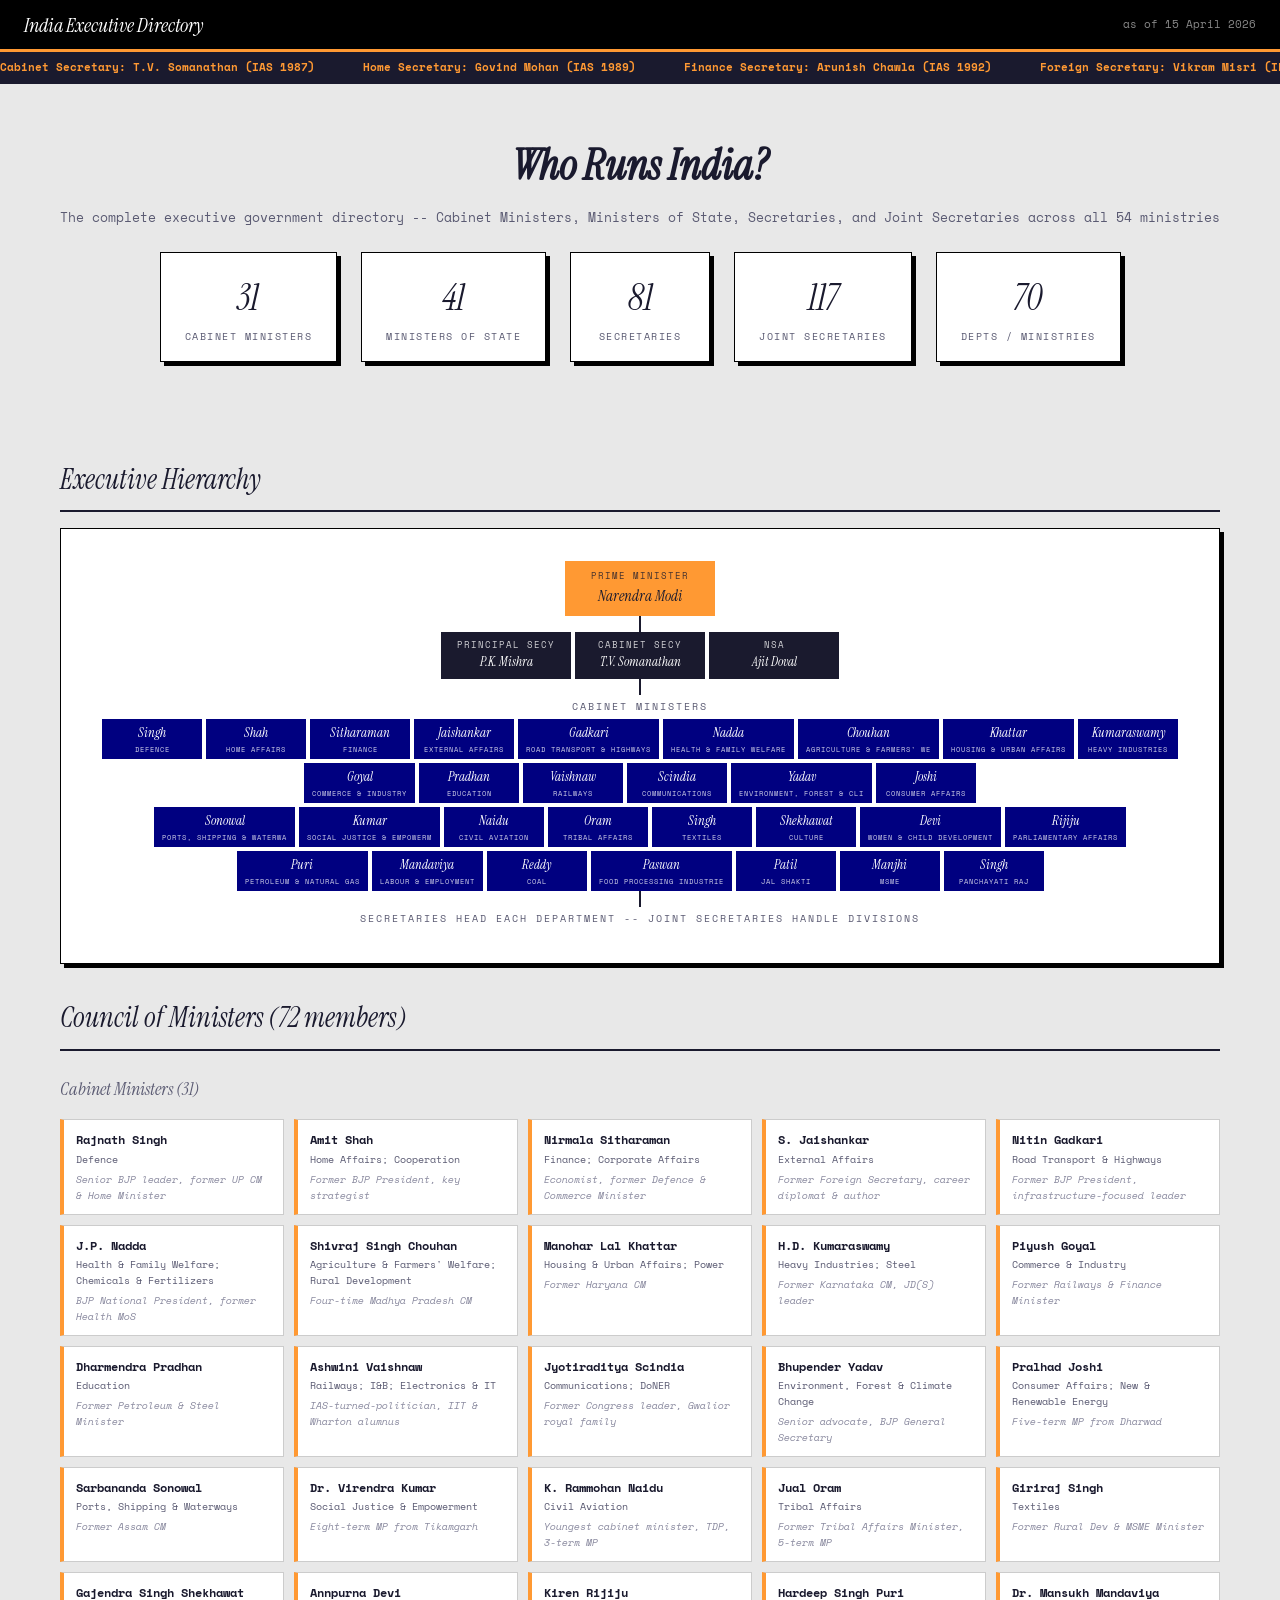
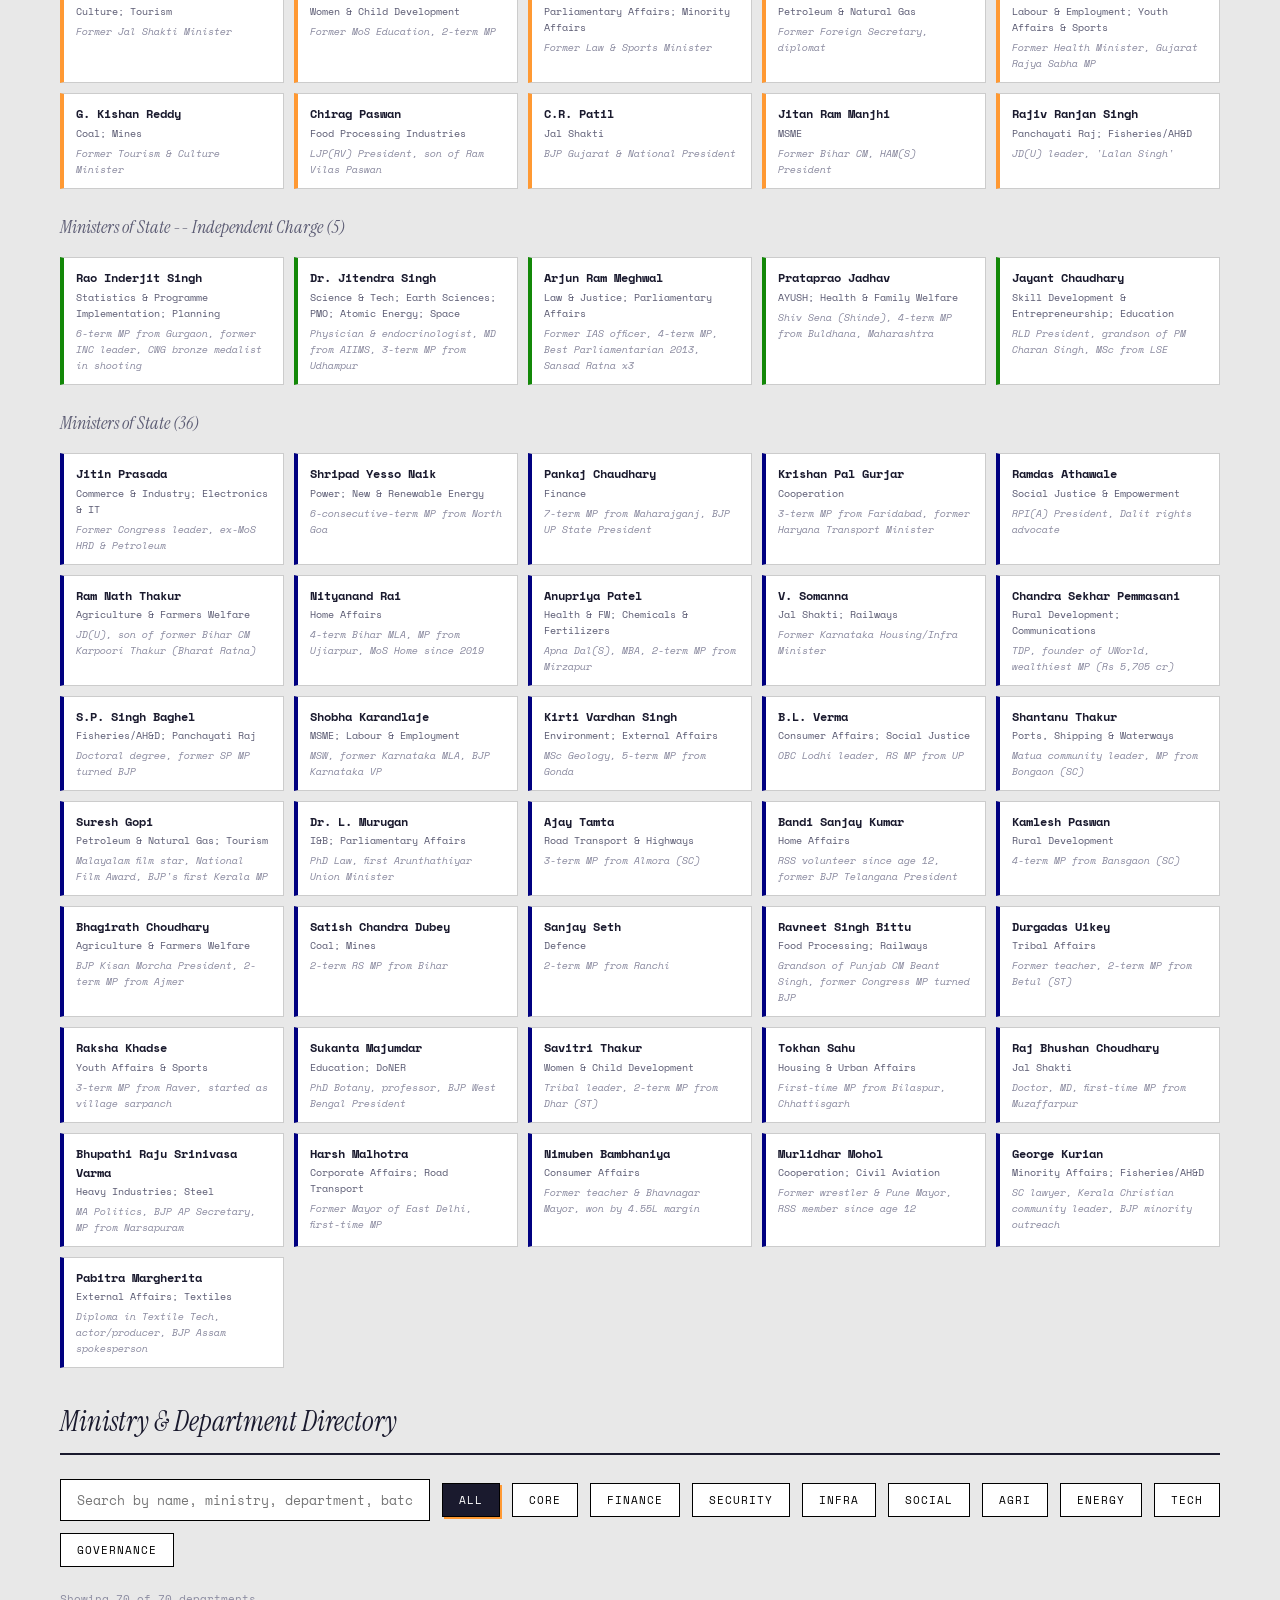
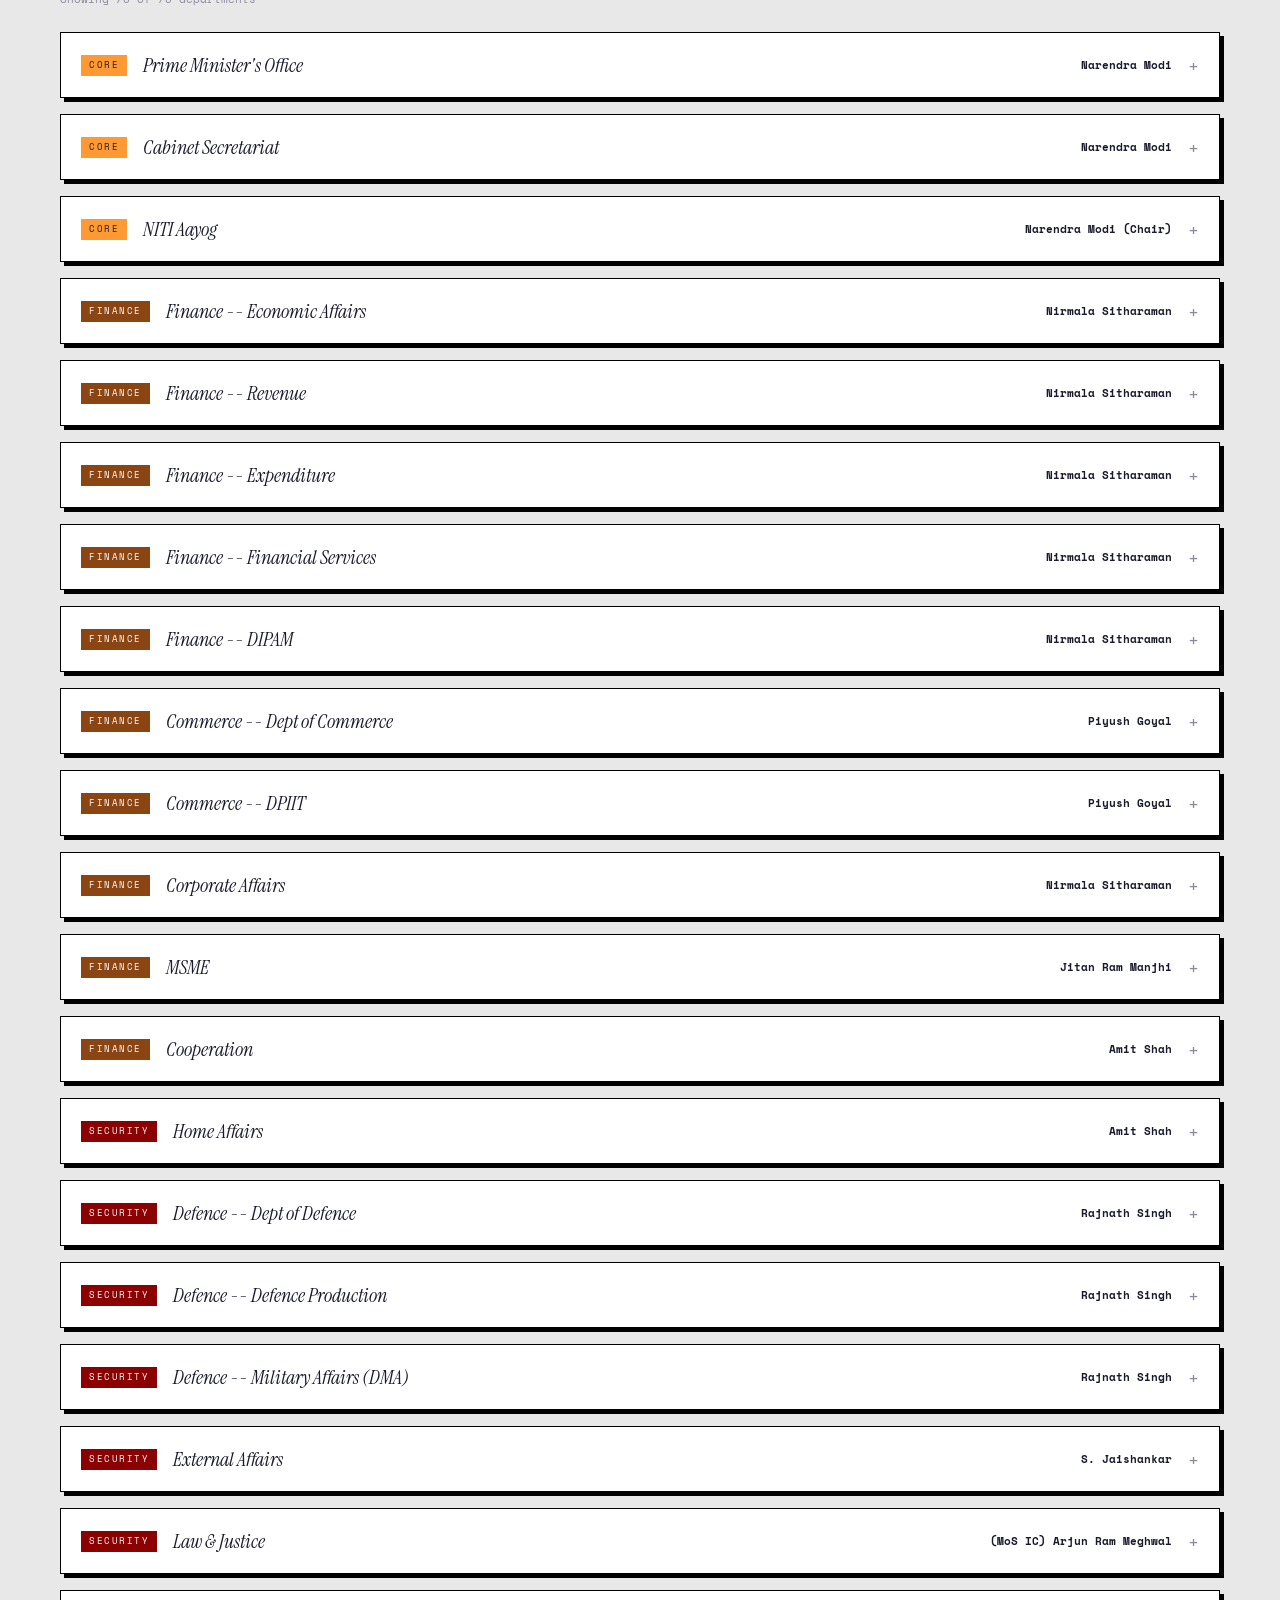
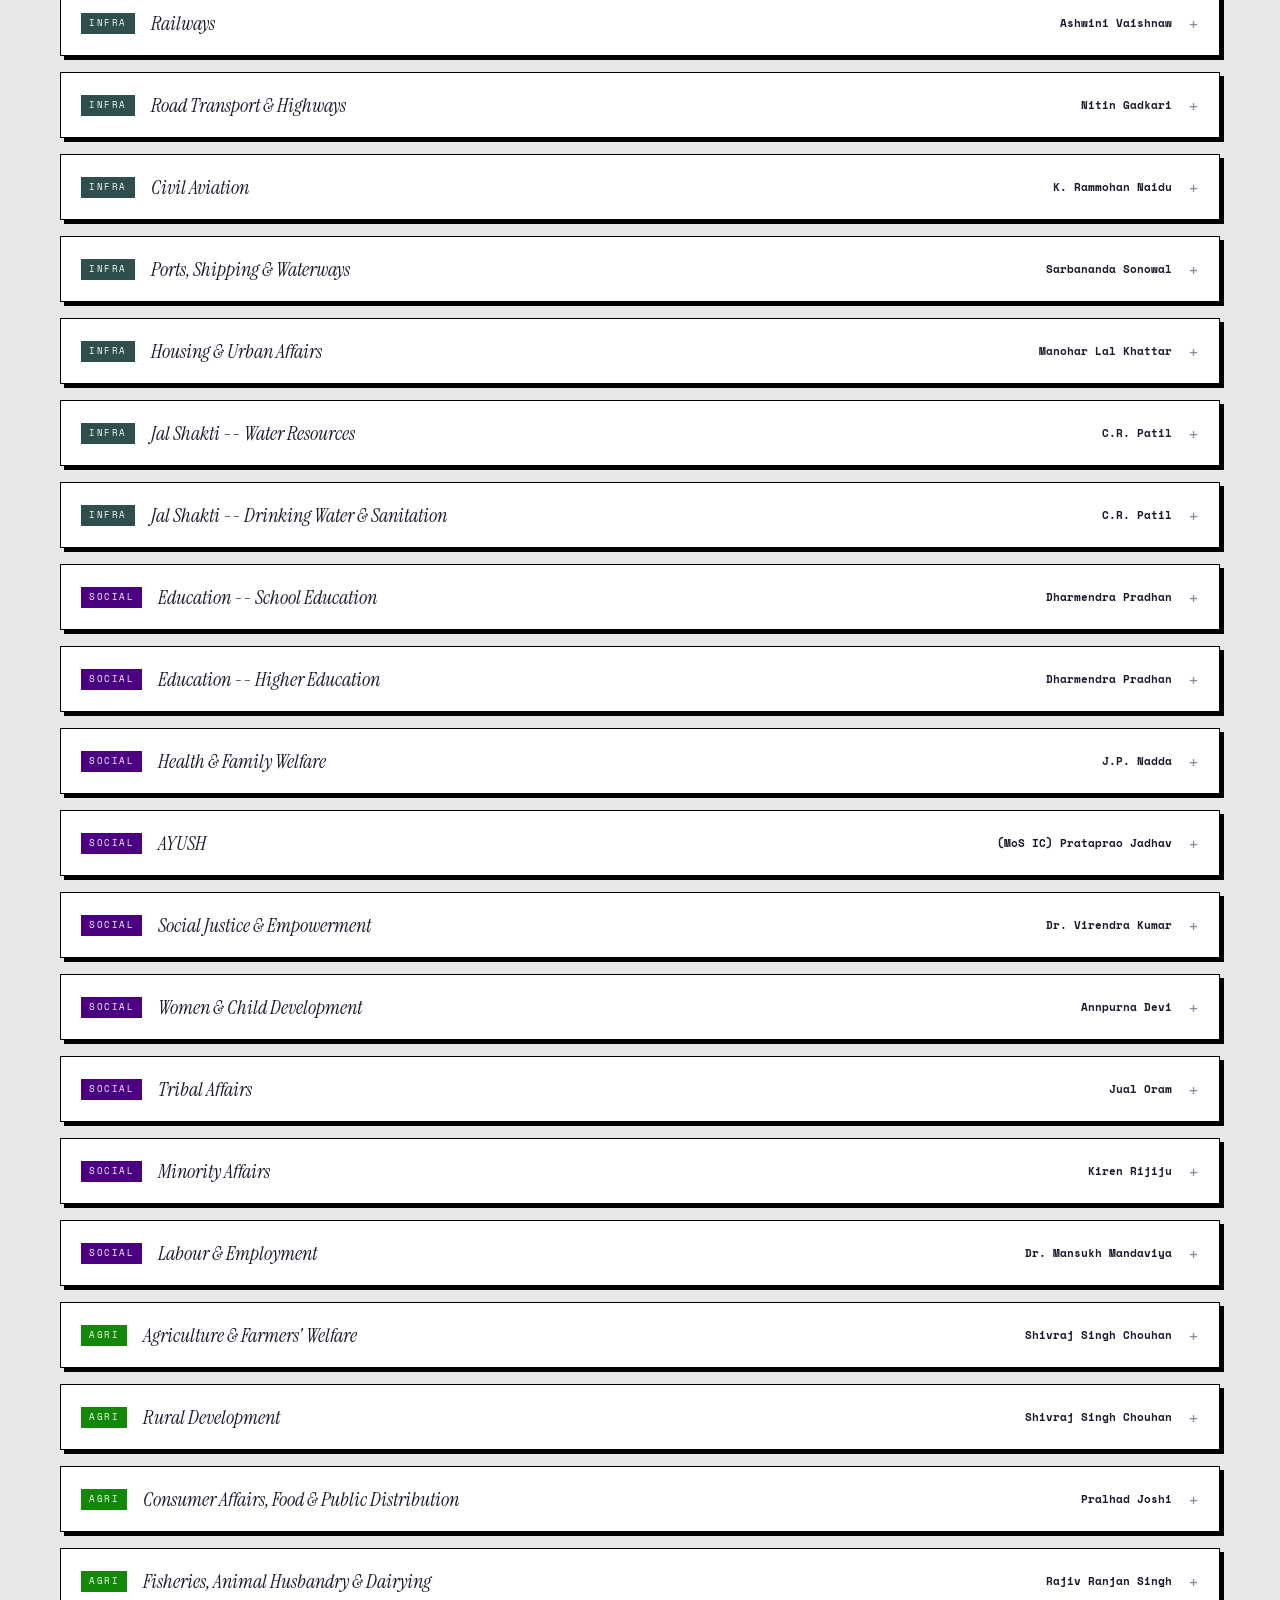
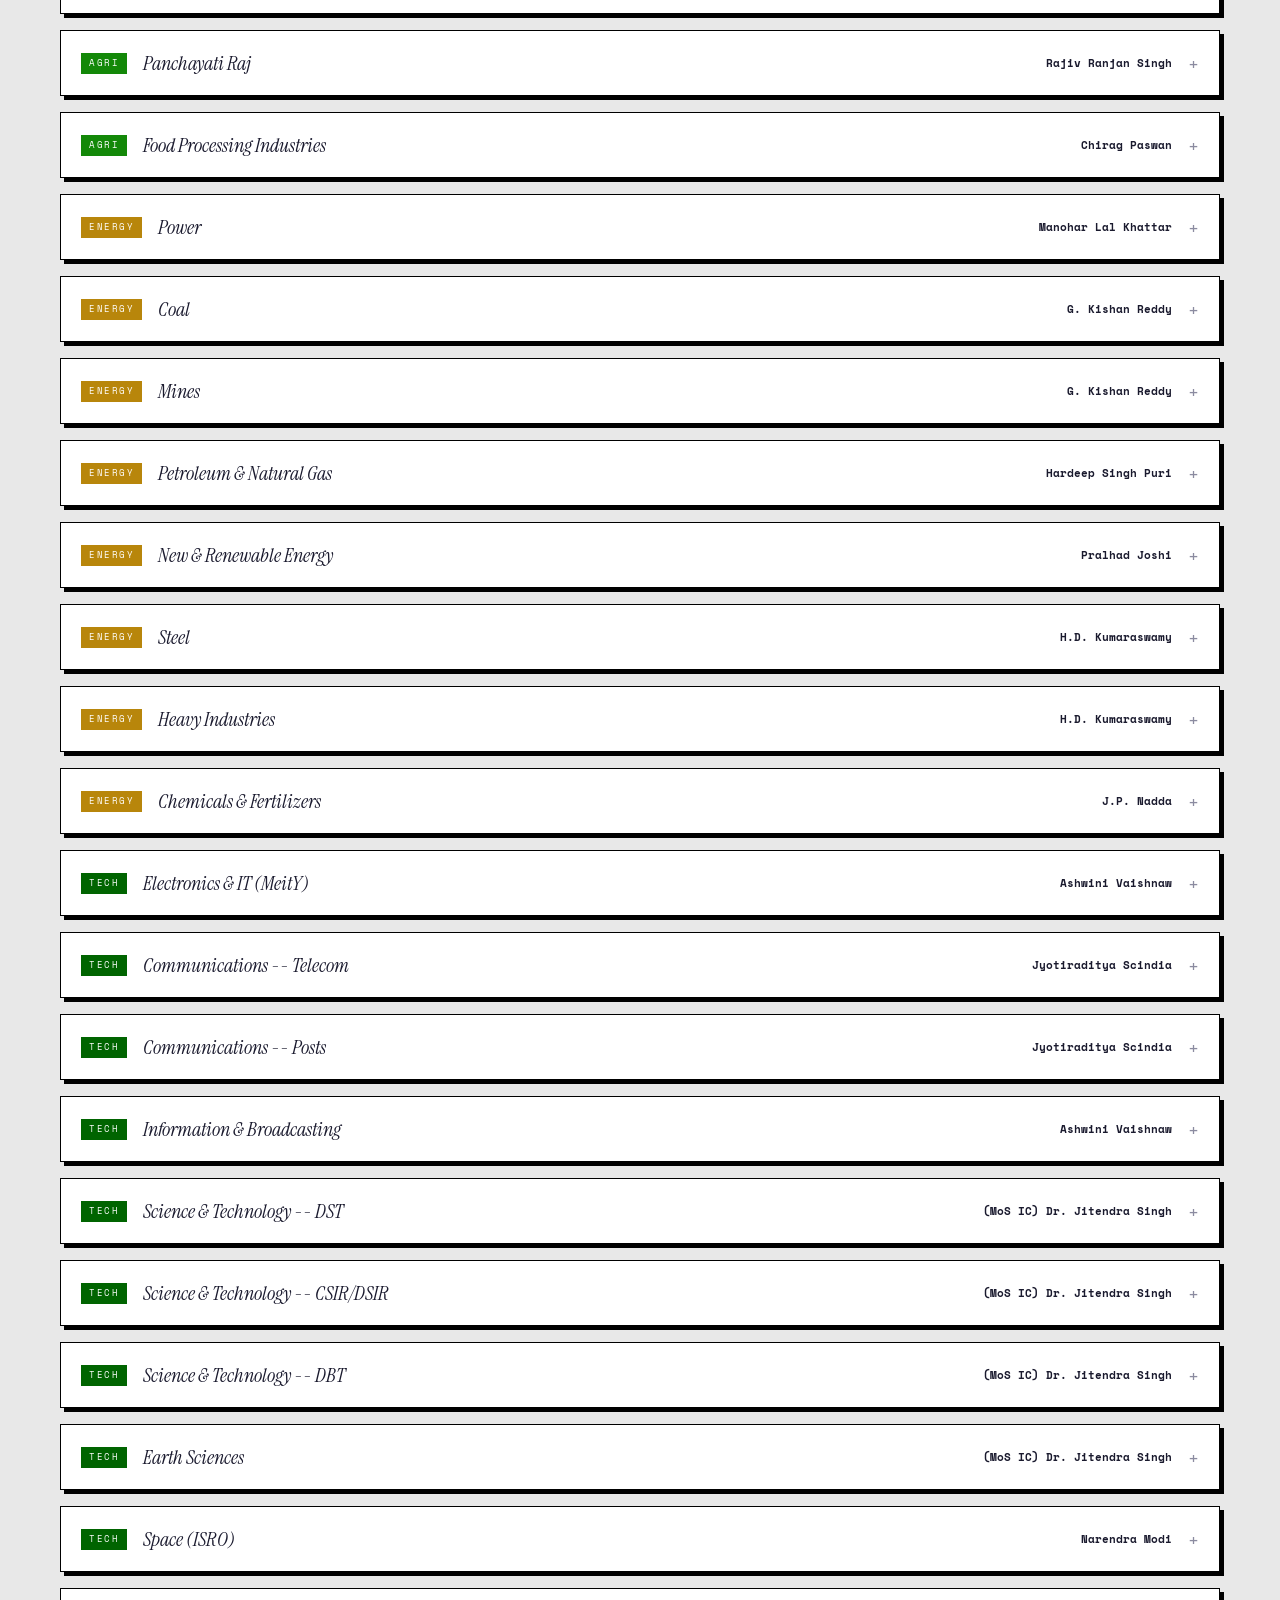
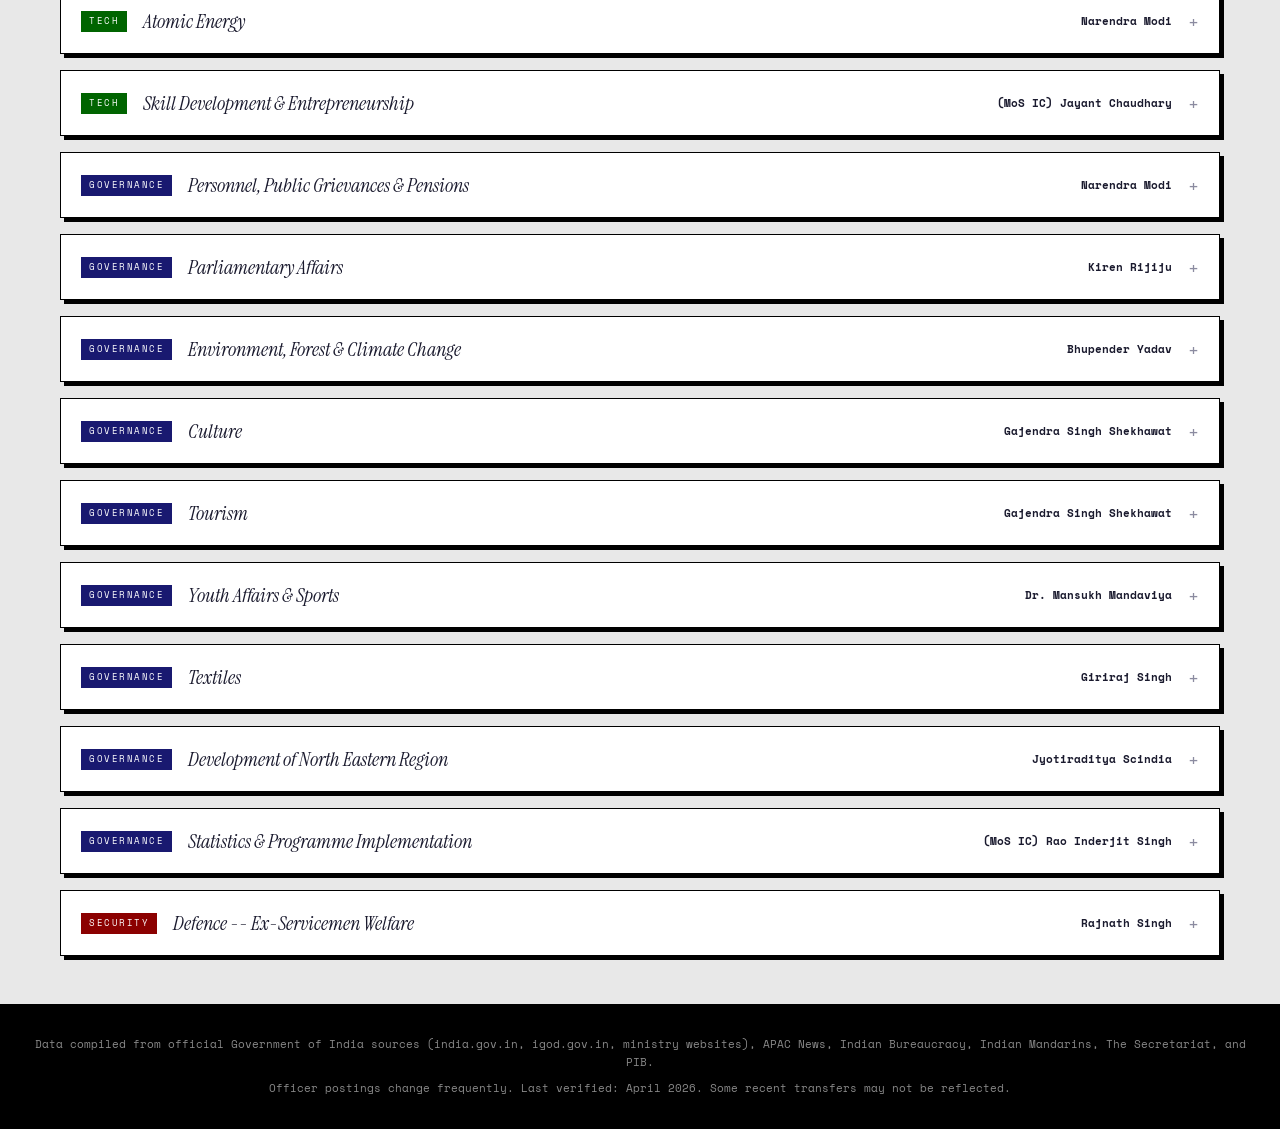
<file: india-govt-directory/index.html>
<!DOCTYPE html>
<html lang="en">
<head>
<meta charset="UTF-8">
<meta name="viewport" content="width=device-width, initial-scale=1.0">
<title>India's Executive Government Directory -- April 2026</title>
<link rel="preconnect" href="https://fonts.googleapis.com">
<link rel="preconnect" href="https://fonts.gstatic.com" crossorigin>
<link href="https://fonts.googleapis.com/css2?family=Instrument+Serif:ital@0;1&family=Space+Mono:wght@400;700&display=swap" rel="stylesheet">
<style>
:root {
  --bg: #e8e8e8;
  --paper: #ffffff;
  --ink: #1a1a2e;
  --text: #2d2d3f;
  --secondary: #5a5a72;
  --muted: #8b8ba0;
  --saffron: #FF9933;
  --deep-blue: #000080;
  --india-green: #138808;
  --red: #CC0000;
  --gold: #DAA520;
  --nav-bg: #000;
}
* { margin:0; padding:0; box-sizing:border-box; }
body {
  background: var(--bg);
  color: var(--text);
  font-family: 'Space Mono', monospace;
  font-size: 13px;
  line-height: 1.6;
}
nav {
  position: fixed; top:0; left:0; right:0; z-index:100;
  background: var(--nav-bg);
  height: 52px;
  display: flex; align-items: center; justify-content: space-between;
  padding: 0 24px;
  border-bottom: 3px solid var(--saffron);
}
nav .logo {
  font-family: 'Instrument Serif', serif;
  font-style: italic;
  color: #fff;
  font-size: 20px;
}
nav .nav-date {
  color: #888;
  font-size: 11px;
}
.ticker {
  background: var(--ink);
  color: var(--saffron);
  height: 32px;
  display: flex; align-items: center;
  overflow: hidden;
  margin-top: 52px;
  font-size: 11px;
  font-weight: 700;
}
.ticker-content {
  display: flex;
  animation: scroll 60s linear infinite;
  white-space: nowrap;
}
.ticker-content span { margin-right: 48px; }
@keyframes scroll {
  0% { transform: translateX(0); }
  100% { transform: translateX(-50%); }
}
.container {
  max-width: 1200px;
  margin: 0 auto;
  padding: 0 20px;
}
.hero {
  padding: 48px 0 32px;
  text-align: center;
}
.hero h1 {
  font-family: 'Instrument Serif', serif;
  font-style: italic;
  font-size: 42px;
  color: var(--ink);
  margin-bottom: 8px;
}
.hero .subtitle {
  color: var(--secondary);
  font-size: 13px;
  margin-bottom: 24px;
}
.stats-row {
  display: flex;
  justify-content: center;
  gap: 24px;
  flex-wrap: wrap;
  margin-bottom: 32px;
}
.stat-card {
  background: var(--paper);
  border: 1.5px solid #000;
  box-shadow: 4px 4px 0px #000;
  padding: 16px 24px;
  text-align: center;
  min-width: 140px;
}
.stat-card .num {
  font-family: 'Instrument Serif', serif;
  font-size: 36px;
  color: var(--ink);
  font-style: italic;
}
.stat-card .label {
  font-size: 10px;
  text-transform: uppercase;
  letter-spacing: 1.5px;
  color: var(--secondary);
  margin-top: 2px;
}
/* Org Chart */
.org-section {
  margin: 32px 0;
}
.section-title {
  font-family: 'Instrument Serif', serif;
  font-style: italic;
  font-size: 28px;
  color: var(--ink);
  margin-bottom: 16px;
  padding-bottom: 8px;
  border-bottom: 2px solid var(--ink);
}
.org-tree {
  background: var(--paper);
  border: 1.5px solid #000;
  box-shadow: 4px 4px 0px #000;
  padding: 32px;
  overflow-x: auto;
}
.org-node {
  display: flex;
  flex-direction: column;
  align-items: center;
}
.org-person {
  background: var(--ink);
  color: #fff;
  padding: 10px 20px;
  text-align: center;
  min-width: 180px;
  font-size: 12px;
}
.org-person.pm { background: var(--saffron); color: var(--ink); }
.org-person.cabinet { background: var(--deep-blue); }
.org-person.secretary { background: #333; }
.org-person .name {
  font-family: 'Instrument Serif', serif;
  font-size: 16px;
  font-style: italic;
}
.org-person .role { font-size: 9px; text-transform: uppercase; letter-spacing: 1px; opacity: 0.8; }
.org-connector {
  width: 2px; height: 20px;
  background: var(--ink);
}
.org-row {
  display: flex;
  gap: 12px;
  justify-content: center;
  flex-wrap: wrap;
  position: relative;
}
.org-row::before {
  content: '';
  position: absolute;
  top: 0;
  left: 10%;
  right: 10%;
  height: 2px;
  background: var(--ink);
}
.org-branch {
  display: flex;
  flex-direction: column;
  align-items: center;
}

/* Search & Filter */
.controls {
  margin: 24px 0;
  display: flex;
  gap: 12px;
  flex-wrap: wrap;
  align-items: center;
}
.search-box {
  flex: 1;
  min-width: 280px;
  padding: 10px 16px;
  font-family: 'Space Mono', monospace;
  font-size: 13px;
  border: 1.5px solid #000;
  background: var(--paper);
  outline: none;
}
.search-box:focus { box-shadow: 4px 4px 0px var(--saffron); }
.filter-btn {
  padding: 8px 16px;
  font-family: 'Space Mono', monospace;
  font-size: 11px;
  border: 1.5px solid #000;
  background: var(--paper);
  cursor: pointer;
  text-transform: uppercase;
  letter-spacing: 1px;
  transition: all 0.15s;
}
.filter-btn:hover, .filter-btn.active {
  background: var(--ink);
  color: #fff;
  box-shadow: 2px 2px 0px var(--saffron);
}

/* Ministry Cards */
.ministry-grid {
  display: grid;
  grid-template-columns: 1fr;
  gap: 16px;
  margin: 24px 0 48px;
}
.ministry-card {
  background: var(--paper);
  border: 1.5px solid #000;
  box-shadow: 4px 4px 0px #000;
  overflow: hidden;
}
.ministry-header {
  padding: 16px 20px;
  cursor: pointer;
  display: flex;
  align-items: center;
  gap: 16px;
  transition: background 0.15s;
}
.ministry-header:hover { background: #f8f8f8; }
.ministry-cluster-tag {
  font-size: 9px;
  text-transform: uppercase;
  letter-spacing: 1.5px;
  color: #fff;
  padding: 3px 8px;
  background: var(--deep-blue);
  white-space: nowrap;
}
.ministry-cluster-tag.finance { background: #8B4513; }
.ministry-cluster-tag.security { background: #8B0000; }
.ministry-cluster-tag.infra { background: #2F4F4F; }
.ministry-cluster-tag.social { background: #4B0082; }
.ministry-cluster-tag.agri { background: var(--india-green); }
.ministry-cluster-tag.energy { background: #B8860B; }
.ministry-cluster-tag.tech { background: #006400; }
.ministry-cluster-tag.governance { background: #191970; }
.ministry-cluster-tag.core { background: var(--saffron); color: var(--ink); }
.ministry-name {
  font-family: 'Instrument Serif', serif;
  font-style: italic;
  font-size: 20px;
  color: var(--ink);
  flex: 1;
}
.ministry-minister {
  font-size: 11px;
  color: var(--secondary);
  text-align: right;
  min-width: 120px;
}
.ministry-minister strong { color: var(--ink); }
.expand-icon {
  font-size: 18px;
  color: var(--muted);
  transition: transform 0.2s;
}
.ministry-card.open .expand-icon { transform: rotate(45deg); }
.ministry-body {
  display: none;
  border-top: 1px solid #ddd;
  padding: 20px;
}
.ministry-card.open .ministry-body { display: block; }
.dept-desc {
  background: #fff8f0;
  border-left: 5px solid var(--saffron);
  padding: 12px 16px;
  margin-bottom: 16px;
  font-size: 12px;
  color: var(--secondary);
  line-height: 1.7;
}
.officers-section { margin-top: 16px; }
.officer-level {
  font-size: 10px;
  text-transform: uppercase;
  letter-spacing: 1.5px;
  color: var(--saffron);
  font-weight: 700;
  margin: 16px 0 8px;
  padding-bottom: 4px;
  border-bottom: 1px solid #eee;
}
.officer-level:first-child { margin-top: 0; }
.officer-row {
  display: flex;
  align-items: flex-start;
  gap: 12px;
  padding: 8px 0;
  border-bottom: 1px dashed #eee;
}
.officer-row:last-child { border-bottom: none; }
.officer-avatar {
  width: 36px; height: 36px;
  border-radius: 0;
  background: var(--ink);
  color: #fff;
  display: flex; align-items: center; justify-content: center;
  font-family: 'Instrument Serif', serif;
  font-size: 16px;
  font-style: italic;
  flex-shrink: 0;
}
.officer-info { flex: 1; }
.officer-name {
  font-weight: 700;
  color: var(--ink);
  font-size: 13px;
}
.officer-meta {
  font-size: 11px;
  color: var(--secondary);
}
.officer-bio {
  font-size: 11px;
  color: var(--muted);
  margin-top: 2px;
  font-style: italic;
}
.officer-area {
  font-size: 11px;
  color: var(--deep-blue);
  background: #f0f0ff;
  padding: 2px 6px;
  display: inline-block;
  margin-top: 2px;
}

/* Footer */
footer {
  background: var(--nav-bg);
  color: #888;
  padding: 32px 24px;
  text-align: center;
  font-size: 11px;
  margin-top: 48px;
}
footer a { color: var(--saffron); }

/* Responsive */
@media (max-width: 768px) {
  .hero h1 { font-size: 28px; }
  .stats-row { gap: 12px; }
  .stat-card { min-width: 100px; padding: 12px 16px; }
  .stat-card .num { font-size: 28px; }
  .ministry-header { flex-wrap: wrap; }
  .ministry-minister { text-align: left; min-width: auto; }
  .org-tree { padding: 16px; }
}

/* Hierarchy viz */
.hierarchy-flow {
  display: flex;
  flex-direction: column;
  align-items: center;
  gap: 0;
}
.h-level {
  display: flex;
  justify-content: center;
  flex-wrap: wrap;
  gap: 8px;
  margin: 0;
}
.h-node {
  padding: 8px 16px;
  text-align: center;
  font-size: 11px;
  min-width: 150px;
}
.h-node .h-name { font-family: 'Instrument Serif', serif; font-size: 15px; font-style: italic; }
.h-node .h-role { font-size: 9px; text-transform: uppercase; letter-spacing: 1px; opacity: 0.8; }
.h-connector-v {
  width: 2px; height: 16px; background: var(--ink); margin: 0 auto;
}
.h-connector-h {
  height: 2px; background: var(--ink); margin: 0 auto;
}
.h-pm { background: var(--saffron); color: var(--ink); }
.h-top { background: var(--ink); color: #fff; }
.h-cabinet { background: var(--deep-blue); color: #fff; font-size: 10px; }
.h-cabinet .h-name { font-size: 13px; }

.match-highlight { background: #fff3cd; }

/* Council of Ministers section */
.com-grid {
  display: grid;
  grid-template-columns: repeat(auto-fill, minmax(220px, 1fr));
  gap: 10px;
  margin: 16px 0;
}
.com-card {
  background: var(--paper);
  border: 1px solid #ccc;
  padding: 10px 12px;
}
.com-card .com-name {
  font-weight: 700;
  font-size: 12px;
  color: var(--ink);
}
.com-card .com-portfolio {
  font-size: 10px;
  color: var(--secondary);
  margin-top: 2px;
}
.com-card .com-bio {
  font-size: 10px;
  color: var(--muted);
  margin-top: 4px;
  font-style: italic;
}
.com-card.cabinet-rank { border-left: 4px solid var(--saffron); }
.com-card.mos-rank { border-left: 4px solid var(--deep-blue); }
.com-card.mos-ic { border-left: 4px solid var(--india-green); }

.section-subtitle {
  font-family: 'Instrument Serif', serif;
  font-size: 18px;
  color: var(--secondary);
  margin: 24px 0 12px;
  font-style: italic;
}
.results-count {
  font-size: 11px;
  color: var(--muted);
  margin: 8px 0;
}
</style>
</head>
<body>

<nav>
  <div class="logo">India Executive Directory</div>
  <div class="nav-date">as of 15 April 2026</div>
</nav>

<div class="ticker">
  <div class="ticker-content" id="ticker">
  </div>
</div>

<div class="container">
  <div class="hero">
    <h1>Who Runs India?</h1>
    <p class="subtitle">The complete executive government directory -- Cabinet Ministers, Ministers of State, Secretaries, and Joint Secretaries across all 54 ministries</p>
    <div class="stats-row" id="stats-row"></div>
  </div>

  <!-- High-level org chart -->
  <div class="org-section">
    <div class="section-title">Executive Hierarchy</div>
    <div class="org-tree">
      <div class="hierarchy-flow" id="org-chart"></div>
    </div>
  </div>

  <!-- Council of Ministers -->
  <div class="org-section">
    <div class="section-title">Council of Ministers (72 members)</div>
    <div class="section-subtitle">Cabinet Ministers (31)</div>
    <div class="com-grid" id="cabinet-grid"></div>
    <div class="section-subtitle">Ministers of State -- Independent Charge (5)</div>
    <div class="com-grid" id="mos-ic-grid"></div>
    <div class="section-subtitle">Ministers of State (36)</div>
    <div class="com-grid" id="mos-grid"></div>
  </div>

  <!-- Ministry Directory -->
  <div class="org-section">
    <div class="section-title">Ministry & Department Directory</div>
    <div class="controls">
      <input type="text" class="search-box" id="search" placeholder="Search by name, ministry, department, batch, cadre...">
      <button class="filter-btn active" data-filter="all">All</button>
      <button class="filter-btn" data-filter="core">Core</button>
      <button class="filter-btn" data-filter="finance">Finance</button>
      <button class="filter-btn" data-filter="security">Security</button>
      <button class="filter-btn" data-filter="infra">Infra</button>
      <button class="filter-btn" data-filter="social">Social</button>
      <button class="filter-btn" data-filter="agri">Agri</button>
      <button class="filter-btn" data-filter="energy">Energy</button>
      <button class="filter-btn" data-filter="tech">Tech</button>
      <button class="filter-btn" data-filter="governance">Governance</button>
    </div>
    <div class="results-count" id="results-count"></div>
    <div class="ministry-grid" id="ministry-grid"></div>
  </div>
</div>

<footer>
  <p>Data compiled from official Government of India sources (india.gov.in, igod.gov.in, ministry websites), APAC News, Indian Bureaucracy, Indian Mandarins, The Secretariat, and PIB.</p>
  <p style="margin-top:8px;">Officer postings change frequently. Last verified: April 2026. Some recent transfers may not be reflected.</p>
</footer>

<script>
// ===== DATA =====
const DATA = {
topLeadership: [
  {name:"Narendra Modi", role:"Prime Minister", extra:"PM since 2014"},
  {name:"T.V. Somanathan", role:"Cabinet Secretary", extra:"IAS 1987, Tamil Nadu"},
  {name:"Dr. P.K. Mishra", role:"Principal Secretary to PM", extra:"IAS 1972 (Retd), Gujarat"},
  {name:"Ajit Kumar Doval", role:"National Security Advisor", extra:"IPS 1968 (Retd), KC"},
],
cabinetMinisters: [
  {name:"Rajnath Singh", portfolio:"Defence", bio:"Senior BJP leader, former UP CM & Home Minister"},
  {name:"Amit Shah", portfolio:"Home Affairs; Cooperation", bio:"Former BJP President, key strategist"},
  {name:"Nirmala Sitharaman", portfolio:"Finance; Corporate Affairs", bio:"Economist, former Defence & Commerce Minister"},
  {name:"S. Jaishankar", portfolio:"External Affairs", bio:"Former Foreign Secretary, career diplomat & author"},
  {name:"Nitin Gadkari", portfolio:"Road Transport & Highways", bio:"Former BJP President, infrastructure-focused leader"},
  {name:"J.P. Nadda", portfolio:"Health & Family Welfare; Chemicals & Fertilizers", bio:"BJP National President, former Health MoS"},
  {name:"Shivraj Singh Chouhan", portfolio:"Agriculture & Farmers' Welfare; Rural Development", bio:"Four-time Madhya Pradesh CM"},
  {name:"Manohar Lal Khattar", portfolio:"Housing & Urban Affairs; Power", bio:"Former Haryana CM"},
  {name:"H.D. Kumaraswamy", portfolio:"Heavy Industries; Steel", bio:"Former Karnataka CM, JD(S) leader"},
  {name:"Piyush Goyal", portfolio:"Commerce & Industry", bio:"Former Railways & Finance Minister"},
  {name:"Dharmendra Pradhan", portfolio:"Education", bio:"Former Petroleum & Steel Minister"},
  {name:"Ashwini Vaishnaw", portfolio:"Railways; I&B; Electronics & IT", bio:"IAS-turned-politician, IIT & Wharton alumnus"},
  {name:"Jyotiraditya Scindia", portfolio:"Communications; DoNER", bio:"Former Congress leader, Gwalior royal family"},
  {name:"Bhupender Yadav", portfolio:"Environment, Forest & Climate Change", bio:"Senior advocate, BJP General Secretary"},
  {name:"Pralhad Joshi", portfolio:"Consumer Affairs; New & Renewable Energy", bio:"Five-term MP from Dharwad"},
  {name:"Sarbananda Sonowal", portfolio:"Ports, Shipping & Waterways", bio:"Former Assam CM"},
  {name:"Dr. Virendra Kumar", portfolio:"Social Justice & Empowerment", bio:"Eight-term MP from Tikamgarh"},
  {name:"K. Rammohan Naidu", portfolio:"Civil Aviation", bio:"Youngest cabinet minister, TDP, 3-term MP"},
  {name:"Jual Oram", portfolio:"Tribal Affairs", bio:"Former Tribal Affairs Minister, 5-term MP"},
  {name:"Giriraj Singh", portfolio:"Textiles", bio:"Former Rural Dev & MSME Minister"},
  {name:"Gajendra Singh Shekhawat", portfolio:"Culture; Tourism", bio:"Former Jal Shakti Minister"},
  {name:"Annpurna Devi", portfolio:"Women & Child Development", bio:"Former MoS Education, 2-term MP"},
  {name:"Kiren Rijiju", portfolio:"Parliamentary Affairs; Minority Affairs", bio:"Former Law & Sports Minister"},
  {name:"Hardeep Singh Puri", portfolio:"Petroleum & Natural Gas", bio:"Former Foreign Secretary, diplomat"},
  {name:"Dr. Mansukh Mandaviya", portfolio:"Labour & Employment; Youth Affairs & Sports", bio:"Former Health Minister, Gujarat Rajya Sabha MP"},
  {name:"G. Kishan Reddy", portfolio:"Coal; Mines", bio:"Former Tourism & Culture Minister"},
  {name:"Chirag Paswan", portfolio:"Food Processing Industries", bio:"LJP(RV) President, son of Ram Vilas Paswan"},
  {name:"C.R. Patil", portfolio:"Jal Shakti", bio:"BJP Gujarat & National President"},
  {name:"Jitan Ram Manjhi", portfolio:"MSME", bio:"Former Bihar CM, HAM(S) President"},
  {name:"Rajiv Ranjan Singh", portfolio:"Panchayati Raj; Fisheries/AH&D", bio:"JD(U) leader, 'Lalan Singh'"},
],
mosIC: [
  {name:"Rao Inderjit Singh", portfolio:"Statistics & Programme Implementation; Planning", bio:"6-term MP from Gurgaon, former INC leader, CWG bronze medalist in shooting"},
  {name:"Dr. Jitendra Singh", portfolio:"Science & Tech; Earth Sciences; PMO; Atomic Energy; Space", bio:"Physician & endocrinologist, MD from AIIMS, 3-term MP from Udhampur"},
  {name:"Arjun Ram Meghwal", portfolio:"Law & Justice; Parliamentary Affairs", bio:"Former IAS officer, 4-term MP, Best Parliamentarian 2013, Sansad Ratna x3"},
  {name:"Prataprao Jadhav", portfolio:"AYUSH; Health & Family Welfare", bio:"Shiv Sena (Shinde), 4-term MP from Buldhana, Maharashtra"},
  {name:"Jayant Chaudhary", portfolio:"Skill Development & Entrepreneurship; Education", bio:"RLD President, grandson of PM Charan Singh, MSc from LSE"},
],
mos: [
  {name:"Jitin Prasada", portfolio:"Commerce & Industry; Electronics & IT", bio:"Former Congress leader, ex-MoS HRD & Petroleum"},
  {name:"Shripad Yesso Naik", portfolio:"Power; New & Renewable Energy", bio:"6-consecutive-term MP from North Goa"},
  {name:"Pankaj Chaudhary", portfolio:"Finance", bio:"7-term MP from Maharajganj, BJP UP State President"},
  {name:"Krishan Pal Gurjar", portfolio:"Cooperation", bio:"3-term MP from Faridabad, former Haryana Transport Minister"},
  {name:"Ramdas Athawale", portfolio:"Social Justice & Empowerment", bio:"RPI(A) President, Dalit rights advocate"},
  {name:"Ram Nath Thakur", portfolio:"Agriculture & Farmers Welfare", bio:"JD(U), son of former Bihar CM Karpoori Thakur (Bharat Ratna)"},
  {name:"Nityanand Rai", portfolio:"Home Affairs", bio:"4-term Bihar MLA, MP from Ujiarpur, MoS Home since 2019"},
  {name:"Anupriya Patel", portfolio:"Health & FW; Chemicals & Fertilizers", bio:"Apna Dal(S), MBA, 2-term MP from Mirzapur"},
  {name:"V. Somanna", portfolio:"Jal Shakti; Railways", bio:"Former Karnataka Housing/Infra Minister"},
  {name:"Chandra Sekhar Pemmasani", portfolio:"Rural Development; Communications", bio:"TDP, founder of UWorld, wealthiest MP (Rs 5,705 cr)"},
  {name:"S.P. Singh Baghel", portfolio:"Fisheries/AH&D; Panchayati Raj", bio:"Doctoral degree, former SP MP turned BJP"},
  {name:"Shobha Karandlaje", portfolio:"MSME; Labour & Employment", bio:"MSW, former Karnataka MLA, BJP Karnataka VP"},
  {name:"Kirti Vardhan Singh", portfolio:"Environment; External Affairs", bio:"MSc Geology, 5-term MP from Gonda"},
  {name:"B.L. Verma", portfolio:"Consumer Affairs; Social Justice", bio:"OBC Lodhi leader, RS MP from UP"},
  {name:"Shantanu Thakur", portfolio:"Ports, Shipping & Waterways", bio:"Matua community leader, MP from Bongaon (SC)"},
  {name:"Suresh Gopi", portfolio:"Petroleum & Natural Gas; Tourism", bio:"Malayalam film star, National Film Award, BJP's first Kerala MP"},
  {name:"Dr. L. Murugan", portfolio:"I&B; Parliamentary Affairs", bio:"PhD Law, first Arunthathiyar Union Minister"},
  {name:"Ajay Tamta", portfolio:"Road Transport & Highways", bio:"3-term MP from Almora (SC)"},
  {name:"Bandi Sanjay Kumar", portfolio:"Home Affairs", bio:"RSS volunteer since age 12, former BJP Telangana President"},
  {name:"Kamlesh Paswan", portfolio:"Rural Development", bio:"4-term MP from Bansgaon (SC)"},
  {name:"Bhagirath Choudhary", portfolio:"Agriculture & Farmers Welfare", bio:"BJP Kisan Morcha President, 2-term MP from Ajmer"},
  {name:"Satish Chandra Dubey", portfolio:"Coal; Mines", bio:"2-term RS MP from Bihar"},
  {name:"Sanjay Seth", portfolio:"Defence", bio:"2-term MP from Ranchi"},
  {name:"Ravneet Singh Bittu", portfolio:"Food Processing; Railways", bio:"Grandson of Punjab CM Beant Singh, former Congress MP turned BJP"},
  {name:"Durgadas Uikey", portfolio:"Tribal Affairs", bio:"Former teacher, 2-term MP from Betul (ST)"},
  {name:"Raksha Khadse", portfolio:"Youth Affairs & Sports", bio:"3-term MP from Raver, started as village sarpanch"},
  {name:"Sukanta Majumdar", portfolio:"Education; DoNER", bio:"PhD Botany, professor, BJP West Bengal President"},
  {name:"Savitri Thakur", portfolio:"Women & Child Development", bio:"Tribal leader, 2-term MP from Dhar (ST)"},
  {name:"Tokhan Sahu", portfolio:"Housing & Urban Affairs", bio:"First-time MP from Bilaspur, Chhattisgarh"},
  {name:"Raj Bhushan Choudhary", portfolio:"Jal Shakti", bio:"Doctor, MD, first-time MP from Muzaffarpur"},
  {name:"Bhupathi Raju Srinivasa Varma", portfolio:"Heavy Industries; Steel", bio:"MA Politics, BJP AP Secretary, MP from Narsapuram"},
  {name:"Harsh Malhotra", portfolio:"Corporate Affairs; Road Transport", bio:"Former Mayor of East Delhi, first-time MP"},
  {name:"Nimuben Bambhaniya", portfolio:"Consumer Affairs", bio:"Former teacher & Bhavnagar Mayor, won by 4.55L margin"},
  {name:"Murlidhar Mohol", portfolio:"Cooperation; Civil Aviation", bio:"Former wrestler & Pune Mayor, RSS member since age 12"},
  {name:"George Kurian", portfolio:"Minority Affairs; Fisheries/AH&D", bio:"SC lawyer, Kerala Christian community leader, BJP minority outreach"},
  {name:"Pabitra Margherita", portfolio:"External Affairs; Textiles", bio:"Diploma in Textile Tech, actor/producer, BJP Assam spokesperson"},
],
ministries: [
  // Core Executive
  {name:"Prime Minister's Office", cluster:"core", desc:"Provides secretarial assistance to the PM. Coordinates with all ministries, handles PM's correspondence, interfaces with Cabinet Secretariat, and oversees key government programmes. Houses the Principal Secretary, NSA, and senior advisors.",
   minister:"Narendra Modi", mos:"Dr. Jitendra Singh",
   officers:[
    {level:"Principal Secretary",name:"Dr. P.K. Mishra",meta:"IAS 1972 (Retd), Gujarat",bio:"PhD Economics (Sussex), MA Economics (DSE). Former Agriculture Secretary, PS to CM Modi in Gujarat."},
    {level:"Principal Secretary",name:"Shaktikanta Das",meta:"IAS 1980 (Retd), Tamil Nadu",bio:"Former RBI Governor (2018-2024), Revenue Secretary, Economic Affairs Secretary."},
    {level:"NSA",name:"Ajit Kumar Doval, KC",meta:"IPS 1968 (Retd), Kerala",bio:"India's longest-serving NSA. Former IB Director. Kirti Chakra awardee."},
    {level:"Additional Secretary",name:"Ashish Vachhani",meta:"IAS",bio:""},
    {level:"Additional Secretary",name:"M.S. Srikar",meta:"IAS",bio:""},
    {level:"Joint Secretary",name:"C. Sridhar",meta:"IAS",bio:""},
    {level:"Joint Secretary",name:"Saurabh Shukla",meta:"IA&AS 2005",bio:"Tenure extended to Oct 2026"},
    {level:"Private Secretary to PM",name:"Dr. Hardik Shah",meta:"IAS 2010",bio:"Appointed April 2026"},
   ]},
  {name:"Cabinet Secretariat", cluster:"core", desc:"Functions directly under the PM, headed by the Cabinet Secretary (senior-most civil servant). Ensures smooth transaction of business in Cabinet meetings, coordinates inter-ministerial matters, manages crises. Houses Civil, Military, and Intelligence wings (including RAW).",
   minister:"Narendra Modi", mos:"",
   officers:[
    {level:"Cabinet Secretary",name:"Dr. T.V. Somanathan",meta:"IAS 1987, Tamil Nadu",bio:"PhD Economics; CA, CMA & CS. UPSC AIR-2. Former Finance Secretary, World Bank Director."},
    {level:"Secretary (Security)",name:"Parag Jain",meta:"IPS 1989",bio:"Also heads RAW. Holds additional charge as Secretary (S)/SPG."},
    {level:"Secretary (Coordination)",name:"Manoj Govil",meta:"IAS 1991",bio:""},
   ]},
  {name:"NITI Aayog", cluster:"core", desc:"India's premier policy think tank (replaced Planning Commission). Provides strategic advice, fosters cooperative federalism, monitors SDGs. Runs Aspirational Districts/Blocks Programme, designs long-term policy frameworks, coordinated G20 research.",
   minister:"Narendra Modi (Chair)", mos:"",
   officers:[
    {level:"Vice Chairman",name:"Suman K. Bery",meta:"",bio:"Economist, former DG of NCAER."},
    {level:"CEO",name:"Nidhi Chhibber (addl charge)",meta:"IAS 1994, Chhattisgarh",bio:"Former CBSE Chairperson, DG DMEO. Replaced BVR Subrahmanyam in Feb 2026."},
    {level:"Joint Secretary",name:"Anna Roy",meta:"",bio:"Data Management, Urbanisation, Research"},
    {level:"Joint Secretary",name:"Sanjeet Singh",meta:"",bio:"Economics & Finance II, G20, Trade"},
    {level:"Joint Secretary",name:"Yugal Kishore Joshi",meta:"",bio:"Water Resources, IT, Tourism"},
   ]},

  // Finance & Economy
  {name:"Finance -- Economic Affairs", cluster:"finance", desc:"Formulates macroeconomic and fiscal policy, prepares the Union Budget, handles foreign investment regulation, capital markets (SEBI liaison), external debt management, multilateral relations (World Bank, ADB, IMF), and currency/coinage matters.",
   minister:"Nirmala Sitharaman", mos:"Pankaj Chaudhary",
   officers:[
    {level:"Secretary",name:"Anuradha Thakur",meta:"IAS 1994, Himachal Pradesh",bio:"First woman DEA Secretary. On RBI & SEBI boards. Succeeded Ajay Seth."},
    {level:"Chief Economic Adviser",name:"V. Anantha Nageswaran",meta:"",bio:""},
    {level:"Joint Secretary",name:"Baldeo Purushartha",meta:"",bio:"ADB & Japan, Bilateral Cooperation"},
    {level:"Joint Secretary",name:"Juhi Mukherjee",meta:"",bio:"Fund-Bank, Admin & Coordination"},
    {level:"Joint Secretary",name:"Amit Singla",meta:"",bio:"Investment, Coin & Currency"},
    {level:"Joint Secretary",name:"Vyasan R",meta:"",bio:"Budget Division"},
   ]},
  {name:"Finance -- Revenue", cluster:"finance", desc:"Controls all direct and indirect Union taxes through CBDT and CBIC. Handles tax policy formulation, prevention of tax evasion and smuggling, narcotics control enforcement, and the Financial Intelligence Unit (FIU-India).",
   minister:"Nirmala Sitharaman", mos:"Pankaj Chaudhary",
   officers:[
    {level:"Secretary",name:"Arvind Shrivastava",meta:"IAS 1994, Karnataka",bio:"Previously served in PMO as JS and Additional Secretary."},
    {level:"CBDT Chairman",name:"Ravi Agrawal",meta:"",bio:""},
    {level:"CBIC Chairman",name:"Vivek Chaturvedi",meta:"",bio:""},
    {level:"Joint Secretary",name:"Shankar Lal Kumawat",meta:"IAS 2010, Tamil Nadu",bio:"Tenure up to March 2030"},
    {level:"Joint Secretary",name:"Anupam Prakash",meta:"",bio:"PITNDPS (Narcotics)"},
   ]},
  {name:"Finance -- Expenditure", cluster:"finance", desc:"Oversees expenditure management of central government including pay/pension policy, Finance Commission implementation, Pay Commission recommendations, financial rules, and public procurement policy.",
   minister:"Nirmala Sitharaman", mos:"Pankaj Chaudhary",
   officers:[
    {level:"Secretary",name:"V. Vualnam",meta:"IAS 1992, Manipur",bio:"First ST officer from NE India in this post. Former Aviation Secretary. BCom, MA Public Policy."},
    {level:"Joint Secretary",name:"P.K. Singh",meta:"",bio:""},
    {level:"Joint Secretary",name:"Dr. Ekroop Kaur",meta:"IAS 2001",bio:""},
   ]},
  {name:"Finance -- Financial Services", cluster:"finance", desc:"Oversees public sector banks, financial institutions, insurance companies, and pension reforms. Manages banking policy, financial inclusion (Jan Dhan, Mudra), LIC/GIC oversight, credit flow to priority sectors.",
   minister:"Nirmala Sitharaman", mos:"Pankaj Chaudhary",
   officers:[
    {level:"Secretary",name:"M. Nagaraju",meta:"IAS 1993, Tripura",bio:"Due to superannuate May 2026."},
    {level:"Special Secretary",name:"Sanjay Lohiya",meta:"IAS 1994, Assam-Meghalaya",bio:"Slated to succeed as Secretary FS."},
    {level:"Joint Secretary",name:"Shalini Pandit",meta:"IAS",bio:"Part-time IRDAI member, Govt nominee on LIC board"},
   ]},
  {name:"Finance -- DIPAM", cluster:"finance", desc:"Handles strategic disinvestment of government equity in CPSEs, management of government investments, capital restructuring, and public asset monetization. Administers the National Investment Fund.",
   minister:"Nirmala Sitharaman", mos:"Pankaj Chaudhary",
   officers:[
    {level:"Secretary",name:"Dr. Arunish Chawla",meta:"IAS 1992, Bihar",bio:"Also Finance Secretary. PhD Economics (LSE). Former IMF stint."},
    {level:"Joint Secretary",name:"Navin Agarwal",meta:"",bio:""},
    {level:"Joint Secretary",name:"Ashish Kumar",meta:"",bio:""},
   ]},
  {name:"Commerce -- Dept of Commerce", cluster:"finance", desc:"Formulates foreign trade policy, manages bilateral & multilateral trade negotiations (WTO, FTAs), oversees export promotion (DGFT), administers SEZs, and handles anti-dumping/trade remedies.",
   minister:"Piyush Goyal", mos:"Jitin Prasada",
   officers:[
    {level:"Secretary",name:"Rajesh Agrawal",meta:"IAS 1994, Manipur",bio:"Leading US-India trade talks. Took charge Oct 2025."},
    {level:"Joint Secretary",name:"Amit Verma",meta:"IFoS 2005, Uttarakhand",bio:"Appointed Jan 2026"},
    {level:"Joint Secretary",name:"Ujjwal Kumar Ghosh",meta:"IAS 2008, Karnataka",bio:""},
    {level:"Joint Secretary",name:"Kapil Chaudhary",meta:"IRS-C&IT 2001",bio:""},
    {level:"Joint Secretary",name:"Petal Dhillon",meta:"IRTS 2002",bio:""},
   ]},
  {name:"Commerce -- DPIIT", cluster:"finance", desc:"Formulates industrial policy, FDI policy, IPR policy, and startup ecosystem (Startup India). Oversees ease of doing business reforms, industrial corridors, semiconductor policy, and the National Logistics Policy.",
   minister:"Piyush Goyal", mos:"Jitin Prasada",
   officers:[
    {level:"Secretary",name:"Amardeep Singh Bhatia",meta:"IAS 1993, Nagaland",bio:"Took charge Aug 2024. Previously AS, Dept of Commerce."},
    {level:"Joint Secretary",name:"Pankaj Kumar",meta:"ITS 1991",bio:"Logistics. Tenure until Oct 2028."},
    {level:"Joint Secretary",name:"Gurneet Tej",meta:"IAS 2006, Karnataka",bio:"GST Subsidy, Industrial Corridors"},
    {level:"Joint Secretary",name:"Dr. Kajal",meta:"IAS 2008, UP",bio:"Appointed April 2026"},
   ]},
  {name:"Corporate Affairs", cluster:"finance", desc:"Administers Companies Act 2013, LLP Act, and Insolvency & Bankruptcy Code 2016. Oversees corporate governance, MCA21 portal, SFIO, NFRA, Competition Commission, and NCLTs.",
   minister:"Nirmala Sitharaman", mos:"Harsh Malhotra",
   officers:[
    {level:"Secretary",name:"Deepti Gaur Mukerjee",meta:"IAS 1993, Madhya Pradesh",bio:"Former CEO, National Health Authority. Leading Digital Competition Bill & IBC 2.0."},
    {level:"Joint Secretary",name:"Inder Deep Singh Dhariwal",meta:"IA&AS 1992",bio:"NFRA, CSR, Admin, Parliament, RTI"},
    {level:"Joint Secretary",name:"Balamurugan D",meta:"IAS 2005, Bihar",bio:""},
    {level:"Joint Secretary",name:"Rahul Jain",meta:"IAS 2005, MP",bio:""},
   ]},
  {name:"MSME", cluster:"finance", desc:"Formulates policies for micro, small & medium enterprises. Implements PM Vishwakarma, PMEGP, SFURTI, ASPIRE, and the CHAMPIONS portal. Oversees KVIC, Coir Board, NSIC.",
   minister:"Jitan Ram Manjhi", mos:"Shobha Karandlaje",
   officers:[
    {level:"Secretary",name:"S.C.L. Das",meta:"IAS 1992, AGMUT",bio:"Awarded for PM Vishwakarma implementation on Civil Services Day 2025."},
    {level:"Additional Secretary & DC",name:"Dr. Rajneesh",meta:"",bio:"Development Commissioner for MSMEs"},
    {level:"Joint Secretary",name:"Vipul Goel",meta:"",bio:"ARI Division"},
    {level:"Joint Secretary",name:"Mercy Epao",meta:"",bio:"SME Division"},
   ]},
  {name:"Cooperation", cluster:"finance", desc:"Created in 2021 to strengthen the cooperative movement under 'Sahakar se Samriddhi.' Handles cooperative policy reform, PACS digitization, multi-state cooperative regulation, coordination with NCDC, NAFED, IFFCO, AMUL.",
   minister:"Amit Shah", mos:"Krishan Pal Gurjar; Murlidhar Mohol",
   officers:[
    {level:"Secretary",name:"Dr. Ashish Kumar Bhutani",meta:"IAS 1992, Assam-Meghalaya",bio:"Drafted the PMFBY scheme."},
    {level:"Additional Secretary",name:"Pankaj Kumar Bansal",meta:"IAS 1997, Tamil Nadu",bio:"Elevated from JS"},
    {level:"Joint Secretary",name:"Raman Kumar",meta:"IAS 2009, Bihar",bio:"5-year tenure from May 2025"},
   ]},

  // Security & Foreign Affairs
  {name:"Home Affairs", cluster:"security", desc:"Maintains internal security, law & order, border management, UT administration, citizenship/immigration, disaster management. Controls CRPF, BSF, CISF, SSB, ITBP, NSG, NIA. Cadre-controlling authority for IPS. Annual budget ~Rs 2.55 lakh crore.",
   minister:"Amit Shah", mos:"Nityanand Rai; Bandi Sanjay Kumar",
   officers:[
    {level:"Secretary",name:"Govind Mohan",meta:"IAS 1989, Sikkim",bio:"BTech IIT BHU, MBA IIM Ahmedabad. Tenure extended to Aug 2026."},
    {level:"Special Secretary (IS)",name:"Anand Swaroop",meta:"IPS 1992, UP",bio:"Appointed Jan 2026"},
    {level:"Joint Secretary",name:"Rajeev Kumar",meta:"IOFS 2000",bio:"Coordination; addl charge Admin & Parliament"},
    {level:"Joint Secretary",name:"Pausumi Basu",meta:"IAS 2007, Telangana",bio:"Border Management-II"},
    {level:"Joint Secretary",name:"Mahatme Sandeep Namdeo",meta:"IAS 2010, Tripura",bio:""},
    {level:"Joint Secretary",name:"Rakesh Rathi",meta:"IPS 2002, Bihar",bio:""},
   ]},
  {name:"Defence -- Dept of Defence", cluster:"security", desc:"Handles defence policy, budget, international defence cooperation, acquisitions, cantonments, Coast Guard, BRO. Coordinates between armed forces and civilian government.",
   minister:"Rajnath Singh", mos:"Sanjay Seth",
   officers:[
    {level:"Secretary",name:"Rajesh Kumar Singh",meta:"IAS 1989, Kerala",bio:"Tenure extended to Oct 2026. Former Secretary DPIIT."},
    {level:"Joint Secretary",name:"Satyajit Mohanty",meta:"IRS 1999",bio:"Defence Policy, Armed Forces Wing, CSD"},
    {level:"Joint Secretary",name:"Dharmendra Kumar Singh",meta:"IA&AS 2000",bio:"Acquisition Manager (Air)"},
    {level:"Joint Secretary",name:"Amit Shivkumar Telang",meta:"IFS 2005",bio:"International Cooperation"},
    {level:"Joint Secretary",name:"Dinesh Kumar",meta:"IAS 2004, Nagaland",bio:"Maritime & Land Systems, CVO"},
   ]},
  {name:"Defence -- Defence Production", cluster:"security", desc:"Develops indigenous defence production, manages PSUs (HAL, BEL, BDL, MDL, etc.), promotes private sector participation under Make in India, and oversees the defence industrial base.",
   minister:"Rajnath Singh", mos:"Sanjay Seth",
   officers:[
    {level:"Secretary",name:"Sanjeev Kumar",meta:"IAS 1993, Maharashtra",bio:""},
    {level:"Joint Secretary",name:"Dr. Garima Bhagat",meta:"",bio:"Land Systems"},
    {level:"Joint Secretary",name:"Manisha Chandra",meta:"IAS",bio:"Aerospace & DOMW"},
    {level:"Joint Secretary",name:"Amit Satija",meta:"IAS",bio:"DIP"},
   ]},
  {name:"Defence -- Military Affairs (DMA)", cluster:"security", desc:"Created 2020 for tri-service integration. Handles jointness in operations, training, logistics, procurements. Headed by CDS as ex-officio Secretary. Oversees Integrated Defence Staff and Territorial Army.",
   minister:"Rajnath Singh", mos:"Sanjay Seth",
   officers:[
    {level:"CDS & Secretary",name:"Gen. Anil Chauhan",meta:"PVSM, UYSM, AVSM",bio:"Tenure extended to May 2026. Former GOC-in-C Northern Command."},
   ]},
  {name:"External Affairs", cluster:"security", desc:"Manages India's foreign policy, diplomatic relations (200+ missions worldwide), trade diplomacy, consular services, passports, counter-terrorism diplomacy, and diaspora engagement. Cadre-controlling authority for IFS.",
   minister:"S. Jaishankar", mos:"Kirti Vardhan Singh; Pabitra Margherita",
   officers:[
    {level:"Foreign Secretary",name:"Vikram Misri",meta:"IFS 1989",bio:"Kashmiri Pandit. MBA XLRI. Former Ambassador to China, Deputy NSA. Fluent in French."},
    {level:"Secretary (West)",name:"Sibi George",meta:"IFS 1993",bio:""},
    {level:"Secretary (South)",name:"Dr. Neena Malhotra",meta:"IFS 1992",bio:""},
    {level:"Secretary (Economic Relations)",name:"Sudhakar Dalela",meta:"IFS 1993",bio:""},
    {level:"Secretary (CPV & OIA)",name:"Sripriya Ranganathan",meta:"IFS 1994",bio:""},
    {level:"Spokesperson",name:"Randhir Jaiswal",meta:"IFS 1998",bio:"Additional Secretary rank"},
   ]},
  {name:"Law & Justice", cluster:"security", desc:"Three departments: Legal Affairs (advises govt, manages law officers including AG & SG), Legislative (drafts legislation, publishes Gazette), and Justice (judicial appointments, e-Courts, NALSA, Tele-Law).",
   minister:"(MoS IC) Arjun Ram Meghwal", mos:"",
   officers:[
    {level:"Secretary (Legislative & Legal Affairs)",name:"Dr. Rajiv Mani",meta:"ILS",bio:"Tenure extended to Jul 2028. Holds both departments."},
    {level:"Secretary (Justice)",name:"Niraj Verma",meta:"IAS 1994, Assam-Meghalaya",bio:"Took over Aug 2025."},
   ]},

  // Infrastructure
  {name:"Railways", cluster:"infra", desc:"Oversees Indian Railways -- world's 4th largest rail network (68,000+ km), carrying ~8B passengers and 1.2B tonnes of freight annually. Railway Board manages operations, infrastructure, rolling stock, Vande Bharat, Dedicated Freight Corridors.",
   minister:"Ashwini Vaishnaw", mos:"V. Somanna; Ravneet Singh Bittu",
   officers:[
    {level:"Chairman & CEO",name:"Satish Kumar",meta:"IRSME 1986",bio:"First Dalit Railway Board Chairman. BTech Mech (MNIT Jaipur). Invented Fog Safe Device."},
    {level:"Member (Infrastructure)",name:"Vivek Kumar Gupta",meta:"IRSE 1988",bio:"Former MD, NHSRCL (Bullet Train), GM Western Railway"},
    {level:"Member (Operations & BD)",name:"Hari Shankar Verma",meta:"IRTS 1987",bio:"Former DG Safety. Assumed charge Feb 2026."},
    {level:"Member (Traction & RS)",name:"Braj Mohan Agrawal",meta:"IRSME 1986",bio:"IIT Roorkee & IIM Bangalore alumnus."},
    {level:"Member (Finance)",name:"Aparna Garg",meta:"IRAS 1987",bio:"Appointed Dec 2025. Former DG IRIFM."},
   ]},
  {name:"Road Transport & Highways", cluster:"infra", desc:"Develops and maintains National Highways, formulates road transport policies, vehicle safety standards, road safety regulations. Oversees NHAI, implements Bharatmala Pariyojana. Regulates motor vehicles, emission norms.",
   minister:"Nitin Gadkari", mos:"Ajay Tamta; Harsh Malhotra",
   officers:[
    {level:"Secretary",name:"V. Umashankar",meta:"IAS 1993, Haryana",bio:"Previously Principal Secretary to Haryana CM."},
    {level:"Additional Secretary",name:"Amit Kumar Ghosh",meta:"IAS 1994, UP",bio:"Elevated from JS via in-situ upgradation"},
   ]},
  {name:"Civil Aviation", cluster:"infra", desc:"Formulates policy for civil aviation. Oversees airport infrastructure, airline regulation, air safety, bilateral air service agreements. Supervises DGCA, AAI, BCAS, AERA. Drives UDAN regional connectivity and airport privatization.",
   minister:"K. Rammohan Naidu", mos:"Murlidhar Mohol",
   officers:[
    {level:"Secretary",name:"Samir Kumar Sinha",meta:"IAS 1994, AGMUT",bio:"Former AS & DG Acquisition, Dept of Defence."},
    {level:"Joint Secretary",name:"Priyanka Das",meta:"IAS 2009, MP",bio:"Appointed April 2026. Tenure until March 2030."},
   ]},
  {name:"Ports, Shipping & Waterways", cluster:"infra", desc:"Handles policy for India's ports (12 major, 200+ minor), merchant shipping, shipbuilding, inland water transport, lighthouses. Drives Sagarmala Programme. Oversees SCI, Cochin Shipyard, IWAI.",
   minister:"Sarbananda Sonowal", mos:"Shantanu Thakur",
   officers:[
    {level:"Secretary",name:"Vijay Kumar",meta:"IAS 1992, AGMUT",bio:"Previously Chairman, IWAI."},
    {level:"Joint Secretary",name:"Sandeep Gupta",meta:"",bio:"PHRD, General, Establishment"},
    {level:"Joint Secretary",name:"Venkatesapathy S.",meta:"",bio:"Port, IT & E-Governance"},
   ]},
  {name:"Housing & Urban Affairs", cluster:"infra", desc:"Apex body for urban planning, housing, urban development. Implements PMAY-Urban, AMRUT, Smart Cities Mission, Swachh Bharat (Urban), DAY-NULM. Handles metro rail policy, CPWD, urban land policy, NCR planning.",
   minister:"Manohar Lal Khattar", mos:"Tokhan Sahu",
   officers:[
    {level:"Secretary",name:"K. Srinivas",meta:"IAS 1998",bio:"Former Director LBSNAA, EO in DoPT."},
    {level:"Joint Secretary",name:"Kuldip Narayan",meta:"IAS 2005, Bihar",bio:"Mission Director PMAY(U), addl charge MD NCRTC"},
    {level:"Joint Secretary",name:"Roopa Mishra",meta:"IAS 2004, Odisha",bio:"Urban development, land/building management"},
    {level:"Joint Secretary",name:"Pradeep Kumar Jha",meta:"IAS 2006, Manipur",bio:""},
   ]},
  {name:"Jal Shakti -- Water Resources", cluster:"infra", desc:"Handles water resources planning, inter-state rivers, flood management, dam safety, groundwater regulation, Namami Gange (Ganga rejuvenation). Oversees CWC, CGWB, NWDA, NMCG, river interlinking.",
   minister:"C.R. Patil", mos:"V. Somanna; Raj Bhushan Choudhary",
   officers:[
    {level:"Secretary",name:"V.L. Kantha Rao",meta:"IAS 1992, MP",bio:"Former Secretary, Mines."},
    {level:"Joint Secretary",name:"Pradeep Kumar Agrawal",meta:"IAS 2006, Punjab",bio:"River Development & Public Policy"},
   ]},
  {name:"Jal Shakti -- Drinking Water & Sanitation", cluster:"infra", desc:"Implements Jal Jeevan Mission (JJM) for household tap connections to every rural home. Drives Swachh Bharat Mission (Gramin). Works on drinking water quality, source protection, community water supply.",
   minister:"C.R. Patil", mos:"V. Somanna; Raj Bhushan Choudhary",
   officers:[
    {level:"Secretary",name:"Ashok Kumar Meena",meta:"IAS 1993, Odisha",bio:"BTech CS (IIT Kanpur). Also holds addl charge as Secretary, Environment (Apr 2026)."},
    {level:"Mission Director JJM",name:"Kamal Kishore Soan",meta:"IAS 1998, Jharkhand",bio:"Additional Secretary rank. Appointed Jan 2025."},
    {level:"Joint Secretary",name:"Swati Meena Naik",meta:"IAS 2007, MP",bio:"JJM/NJJM implementation"},
   ]},

  // Social & Education
  {name:"Education -- School Education", cluster:"social", desc:"Oversees elementary and secondary education policy, Samagra Shiksha Abhiyan, PM-SHRI Schools, PM-POSHAN (mid-day meals), teacher training, adult education, literacy programmes. Implements NEP at school level.",
   minister:"Dharmendra Pradhan", mos:"Jayant Chaudhary; Sukanta Majumdar",
   officers:[
    {level:"Secretary",name:"Sanjay Kumar",meta:"IAS 1990, Bihar",bio:"Also held additional charge of DoPT briefly in Jan 2026."},
    {level:"Joint Secretary",name:"Amarpreet Duggal",meta:"",bio:"Coordination & Media Bureau"},
    {level:"Joint Secretary",name:"Prachi Pandey",meta:"IAS 2001",bio:"Institutions & Training Bureau"},
    {level:"Joint Secretary",name:"Sanjog Kapoor",meta:"",bio:"JS & Financial Advisor"},
   ]},
  {name:"Education -- Higher Education", cluster:"social", desc:"Policy for IITs, IIMs, NITs, central universities, UGC. Manages regulatory frameworks, scholarships, research funding, international academic cooperation. Oversees NEP in higher education.",
   minister:"Dharmendra Pradhan", mos:"Jayant Chaudhary; Sukanta Majumdar",
   officers:[
    {level:"Secretary",name:"Vineet Joshi",meta:"IAS 1992, Manipur",bio:"Former Chief Secretary of Manipur. Also Chairman, UGC."},
    {level:"Joint Secretary",name:"Armstrong Pame",meta:"IAS 2009, Manipur",bio:"Tenure until April 2027. Known as the 'miracle man' who built a road connecting Manipur villages."},
    {level:"Joint Secretary",name:"Govind Jaiswal",meta:"IAS 2007, AGMUT",bio:""},
   ]},
  {name:"Health & Family Welfare", cluster:"social", desc:"Responsible for public health including disease control, immunization, maternal/child health, AIIMS/medical colleges, drug regulation (CDSCO), Ayushman Bharat, National Health Mission, and pandemic preparedness.",
   minister:"J.P. Nadda", mos:"Prataprao Jadhav; Anupriya Patel",
   officers:[
    {level:"Secretary",name:"Punya Salila Srivastava",meta:"IAS 1993, AGMUT",bio:"MSc Physics (St. Stephen's), MPM (Univ of Maryland). Former AS in PMO. Tenure till Sep 2030."},
    {level:"Joint Secretary",name:"Muthukumar Alagumuthu",meta:"IAS 2009, Jharkhand",bio:"Appointed April 2026"},
    {level:"Joint Secretary",name:"Prabhakar",meta:"IAS 2007, Sikkim",bio:"Appointed April 2026"},
    {level:"Joint Secretary",name:"Sibin C.",meta:"IAS 2005, Punjab",bio:""},
    {level:"Joint Secretary",name:"Harsh Mangla",meta:"IAS 2008, Jharkhand",bio:""},
   ]},
  {name:"AYUSH", cluster:"social", desc:"Promotes traditional Indian medicine -- Ayurveda, Yoga & Naturopathy, Unani, Siddha, Homoeopathy. Manages quality control, research, National AYUSH Mission, International Day of Yoga, and integration of traditional medicine into public health.",
   minister:"(MoS IC) Prataprao Jadhav", mos:"",
   officers:[
    {level:"Secretary",name:"Vaidya Rajesh Kotecha",meta:"Contract basis, Padma Shri",bio:"Former VC, Gujarat Ayurveda University. Serving since 2017, 4th extension till June 2026."},
    {level:"Joint Secretary",name:"Monalisa Dash",meta:"IFoS 2003, Sikkim",bio:"Tenure until Oct 2026"},
   ]},
  {name:"Social Justice & Empowerment", cluster:"social", desc:"Works for welfare of Scheduled Castes, OBCs, senior citizens, substance abuse victims. Implements PM-DAKSH (skill development), PM-AJAY (SC infrastructure), Post-Matric Scholarships. Administers Prevention of Atrocities Act.",
   minister:"Dr. Virendra Kumar", mos:"Ramdas Athawale; B.L. Verma",
   officers:[
    {level:"Secretary",name:"Sudhansh Pant",meta:"IAS 1991, Rajasthan",bio:"Former Chief Secretary of Rajasthan. Assumed charge Dec 2025."},
    {level:"Joint Secretary",name:"Monali P. Dhakate",meta:"",bio:"Senior Citizens, PM-DAKSH, PCR-PoA"},
    {level:"Joint Secretary",name:"Parveen Kumar Thind",meta:"",bio:"Backward Classes & SC Division"},
   ]},
  {name:"Women & Child Development", cluster:"social", desc:"Policies for economic/social empowerment of women and holistic child development. Runs Mission Shakti, Mission Vatsalya, POSHAN 2.0, Beti Bachao Beti Padhao. Administers Dowry Prohibition Act, POCSO Act.",
   minister:"Annpurna Devi", mos:"Savitri Thakur",
   officers:[
    {level:"Secretary",name:"Anil Malik",meta:"IAS 1991, Haryana",bio:"Took charge early 2025."},
    {level:"Joint Secretary",name:"Ajeet Kumar",meta:"IAS 2002, MP",bio:"Tenure until Aug 2029"},
    {level:"Joint Secretary",name:"Radhika Jha",meta:"IAS 2002, Uttarakhand",bio:""},
   ]},
  {name:"Tribal Affairs", cluster:"social", desc:"Safeguards Scheduled Tribes' rights. Implements Eklavya Model Residential Schools, Van Dhan Yojana, PVTG development programmes. Manages ST Commission framework and Forest Rights Act support.",
   minister:"Jual Oram", mos:"Durgadas Uikey",
   officers:[
    {level:"Secretary",name:"Ranjana Chopra",meta:"IAS 1994, Odisha",bio:"Assumed charge Nov 2025."},
    {level:"Joint Secretary",name:"Anant Prakash Pandey",meta:"IFoS 1999, Haryana",bio:"5-year tenure from March 2025"},
    {level:"Joint Secretary",name:"Naval Kishor",meta:"IOFS 2003",bio:"Appointed Jan 2026"},
   ]},
  {name:"Minority Affairs", cluster:"social", desc:"Welfare of notified minorities (Muslims, Christians, Sikhs, Buddhists, Parsis, Jains). Implements PM Jan Vikas Karyakram, minority scholarships, Nai Udaan coaching, Haj pilgrimage management.",
   minister:"Kiren Rijiju", mos:"George Kurian",
   officers:[
    {level:"Secretary",name:"Dr. Srivatsa Krishna",meta:"IAS 1994, Karnataka",bio:"Harvard MBA, former World Bank officer. Moved from Tourism in March 2026."},
   ]},
  {name:"Labour & Employment", cluster:"social", desc:"Protects workers' interests through 4 consolidated Labour Codes (Wages, Industrial Relations, Social Security, Occupational Safety). Manages EPFO, ESIC, e-Shram portal for unorganized workers.",
   minister:"Dr. Mansukh Mandaviya", mos:"Shobha Karandlaje",
   officers:[
    {level:"Secretary",name:"Vandana Gurnani",meta:"IAS 1991, Karnataka",bio:"Previously Secretary (Coordination), Cabinet Secretariat."},
    {level:"Additional Secretary",name:"Ajoy Sharma",meta:"IAS 1999, Punjab",bio:"Promoted from JS"},
    {level:"Joint Secretary",name:"Ashutosh A.T. Pednekar",meta:"IAS 2002, Rajasthan",bio:"Also DG (Labour Welfare)"},
   ]},

  // Agriculture & Rural
  {name:"Agriculture & Farmers' Welfare", cluster:"agri", desc:"Formulates national policies on agriculture, horticulture, crop insurance, farm mechanization, soil health, and farmer welfare. Implements PM-KISAN, PMFBY, RKVY. Coordinates agricultural marketing reforms.",
   minister:"Shivraj Singh Chouhan", mos:"Ram Nath Thakur; Bhagirath Choudhary",
   officers:[
    {level:"Secretary",name:"Atish Chandra",meta:"IAS 1994, Bihar",bio:"Assumed charge Feb 2026. Previously Special Secretary in PMO & CMD of FCI."},
    {level:"Joint Secretary",name:"Sanjay Kumar Agarwal",meta:"",bio:"Admin, Extension, Pulses Mission"},
    {level:"Joint Secretary",name:"Priya Ranjan",meta:"",bio:"Horticulture"},
    {level:"Joint Secretary",name:"Muktanand Agrawal",meta:"",bio:"Plant Protection, CEO-PMFBY"},
    {level:"Joint Secretary",name:"Neha Verma",meta:"",bio:"Farmers' Welfare"},
    {level:"Joint Secretary",name:"Anbalagan P.",meta:"",bio:"Policy, MPS & AIF"},
   ]},
  {name:"Rural Development", cluster:"agri", desc:"Implements MGNREGA (rural employment guarantee), PMAY-Gramin (rural housing), PM Gram Sadak Yojana (rural roads), National Rural Livelihoods Mission. Aims to improve livelihoods and reduce rural poverty.",
   minister:"Shivraj Singh Chouhan", mos:"Chandra Sekhar Pemmasani; Kamlesh Paswan",
   officers:[
    {level:"Secretary",name:"Rohit Kansal",meta:"IAS 1995, AGMUT",bio:"Appointed March 2026. MBA IIM, BE Mechanical."},
    {level:"Additional Secretary",name:"Pankaj Yadav",meta:"IAS 2001, Haryana",bio:"Elevated from JS, March 2026"},
    {level:"Joint Secretary",name:"Swati Sharma",meta:"IAS 2003, UT",bio:"NRLM"},
   ]},
  {name:"Consumer Affairs, Food & Public Distribution", cluster:"agri", desc:"Two departments: Consumer Affairs (consumer protection, BIS, price monitoring, National Consumer Helpline) and Food & PD (food security via PDS, NFSA, FCI/CWC, buffer stocks, sugar/edible oil regulation).",
   minister:"Pralhad Joshi", mos:"B.L. Verma; Nimuben Bambhaniya",
   officers:[
    {level:"Secretary (Consumer Affairs)",name:"Nidhi Khare",meta:"IAS 1992, Jharkhand",bio:"In office since April 2024. Also addl charge Secretary, MNRE."},
    {level:"Secretary (Food & PD)",name:"Sanjeev Chopra",meta:"IAS 1990, Odisha",bio:"MBA (FMS), MSc (LSE), LLB. In office since Oct 2022."},
    {level:"Joint Secretary",name:"Hanish Chhabra",meta:"IAS 2006, Tamil Nadu",bio:"Appointed Dec 2025"},
   ]},
  {name:"Fisheries, Animal Husbandry & Dairying", cluster:"agri", desc:"Two departments: Animal Husbandry & Dairying (livestock sector, dairy via NDDB, animal disease control, National Livestock Mission) and Fisheries (PMMSY, marine/inland fisheries, aquaculture, Blue Revolution).",
   minister:"Rajiv Ranjan Singh", mos:"S.P. Singh Baghel; George Kurian",
   officers:[
    {level:"Secretary (AH&D)",name:"Naresh Pal Gangwar",meta:"IAS 1994, Rajasthan",bio:"Former Agriculture Production Commissioner, Rajasthan."},
    {level:"Secretary (Fisheries)",name:"Dr. Abhilaksh Likhi",meta:"IAS 1991, Haryana",bio:""},
    {level:"Joint Secretary",name:"Dr. Muthukumarasamy B.",meta:"IAS 2007, UP",bio:"National Livestock Mission, Scheme Division"},
   ]},
  {name:"Panchayati Raj", cluster:"agri", desc:"Strengthens the 3-tier Panchayati Raj system (Gram, Block, District). Implements RGSA for capacity building. Oversees PESA (Scheduled Areas), devolution of funds/functions/functionaries, eGramSwaraj.",
   minister:"Rajiv Ranjan Singh", mos:"S.P. Singh Baghel",
   officers:[
    {level:"Secretary",name:"Vivek Bharadwaj",meta:"IAS 1990, West Bengal",bio:"In office since Nov 2023. Career spans Mines Secretary, J&K administration."},
    {level:"Joint Secretary",name:"Mamta Varma",meta:"IIS 1994",bio:"Fiscal Devolution/Policy"},
   ]},
  {name:"Food Processing Industries", cluster:"agri", desc:"Promotes food processing sector through PM KISAN SAMPADA, PMFME, PLI scheme for food processing. Facilitates Mega Food Parks, cold chain modernization, food testing labs. Aims to reduce post-harvest losses.",
   minister:"Chirag Paswan", mos:"Ravneet Singh Bittu",
   officers:[
    {level:"Secretary",name:"A.P. Das Joshi",meta:"IAS 1994, Assam-Meghalaya",bio:"Appointed July 2025. Previously AS, DoPT."},
    {level:"Joint Secretary",name:"D. Praveen",meta:"",bio:"International engagement, Bologna trade missions"},
   ]},

  // Energy & Resources
  {name:"Power", cluster:"energy", desc:"Responsible for development of electrical energy -- generation, transmission, distribution (thermal, hydro, nuclear). Administers Electricity Act 2003, oversees tariff policies, power sector reforms, energy efficiency programs.",
   minister:"Manohar Lal Khattar", mos:"Shripad Naik",
   officers:[
    {level:"Secretary",name:"Pankaj Agarwal",meta:"IAS 1992, MP",bio:"Also held addl charge of MoRTH and MoHUA."},
    {level:"Joint Secretary",name:"Mohmmad Afzal",meta:"",bio:""},
    {level:"Joint Secretary",name:"Shashank Misra",meta:"",bio:"Distribution"},
    {level:"Joint Secretary",name:"Aadhar Raj",meta:"",bio:"Thermal"},
   ]},
  {name:"Coal", cluster:"energy", desc:"Development of coal and lignite resources. Formulates policies for exploration, exploitation, production. Oversees Coal India and subsidiaries, Singareni Collieries. Administers commercial coal mine auctions for energy security.",
   minister:"G. Kishan Reddy", mos:"Satish Chandra Dubey",
   officers:[
    {level:"Secretary",name:"Vikram Dev Dutt",meta:"IAS 1993, AGMUT",bio:"Previously DG of DGCA."},
    {level:"Joint Secretary",name:"Sanjeev Kumar Kassi",meta:"",bio:""},
    {level:"Joint Secretary",name:"Manoj Kumar Gangeya",meta:"",bio:""},
   ]},
  {name:"Mines", cluster:"energy", desc:"Survey and exploration of all minerals (except oil, gas, atomic). Administers MMDR Act. Oversees Geological Survey of India, Indian Bureau of Mines, Hindustan Copper, NALCO.",
   minister:"G. Kishan Reddy", mos:"Satish Chandra Dubey",
   officers:[
    {level:"Secretary",name:"Piyush Goyal",meta:"IAS 1994, Nagaland",bio:"Former CEO, NATGRID."},
    {level:"Joint Secretary",name:"Nirupama Kotru",meta:"",bio:"JS & Financial Advisor (also covers Coal)"},
    {level:"Joint Secretary",name:"Kulveer Singh Yadav",meta:"IOFS 2002",bio:""},
   ]},
  {name:"Petroleum & Natural Gas", cluster:"energy", desc:"Policies for exploration, production, refining, distribution of petroleum and natural gas. Oversees ONGC, IOCL, BPCL, HPCL, GAIL. Manages PM Ujjwala Yojana.",
   minister:"Hardeep Singh Puri", mos:"Suresh Gopi",
   officers:[
    {level:"Secretary",name:"Dr. Neeraj Mittal",meta:"IAS 1992, Tamil Nadu",bio:"BTech IIT Kanpur, MBA Cranfield, PhD Ohio State. Former Secretary Telecom."},
    {level:"Joint Secretary",name:"Sujata Sharma",meta:"IAS 2006, AP",bio:"Marketing & Oil Refinery"},
    {level:"Joint Secretary",name:"Vinod Seshan",meta:"IAS 2008, Assam",bio:"Govt Nominee Director on ONGC board"},
   ]},
  {name:"New & Renewable Energy", cluster:"energy", desc:"Nodal ministry for solar, wind, biogas, biomass, small hydro, hydrogen energy. Drives National Green Hydrogen Mission. Works toward India's 500 GW non-fossil fuel capacity target by 2030.",
   minister:"Pralhad Joshi", mos:"Shripad Naik",
   officers:[
    {level:"Secretary",name:"Santosh Kumar Sarangi",meta:"IAS 1994, Odisha",bio:"MA (Delhi Univ), MPP (Duke). Former DGFT. Also CMD, SECI."},
    {level:"Joint Secretary",name:"Rajesh Kulhari",meta:"",bio:""},
    {level:"Joint Secretary",name:"Sanjay Chilwarwar",meta:"",bio:""},
    {level:"Joint Secretary",name:"J.V.N. Subramanyam",meta:"",bio:""},
   ]},
  {name:"Steel", cluster:"energy", desc:"Planning and development of iron & steel industry. Oversees SAIL, RINL, NMDC, MOIL, MSTC. Formulates National Steel Policy, monitors production, trade, and quality standards.",
   minister:"H.D. Kumaraswamy", mos:"Bhupathi Raju S. Varma",
   officers:[
    {level:"Secretary",name:"Sandeep Poundrik",meta:"IAS 1993, Bihar",bio:"BE Electrical, MPA Harvard. Assumed charge Aug 2024."},
    {level:"Joint Secretary",name:"Daya Nidhan Pandey",meta:"",bio:"Trade & Taxation, Steel Development Institutes"},
    {level:"Joint Secretary",name:"Abhijit Narendra",meta:"",bio:"Technical Division, SAIL Division"},
    {level:"Joint Secretary",name:"Vinod K. Tripathi",meta:"",bio:"Industrial Development-2, IEC"},
    {level:"Joint Secretary",name:"Sudershan Mendiratta",meta:"",bio:"Establishment, RTI, General Admin"},
   ]},
  {name:"Heavy Industries", cluster:"energy", desc:"Growth of capital goods, automotive, heavy electrical equipment industries. Implements FAME (EV adoption), PLI for auto & advanced chemistry cells, PM E-Drive scheme.",
   minister:"H.D. Kumaraswamy", mos:"Bhupathi Raju S. Varma",
   officers:[
    {level:"Secretary",name:"Kamran Rizvi",meta:"IAS 1991, UP",bio:""},
    {level:"Joint Secretary",name:"Vijay Mittal",meta:"IOFS",bio:"Also Chief Vigilance Officer"},
    {level:"Joint Secretary",name:"Prem Chandra Maurya",meta:"IRS-IT 1995",bio:"Tenure until Jan 2028"},
   ]},
  {name:"Chemicals & Fertilizers", cluster:"energy", desc:"Three departments: Chemicals & Petrochemicals (chemical industry growth, PCPIRs), Fertilizers (subsidy regime, NBS scheme, RCF/NFL), Pharmaceuticals (drug pricing, Jan Aushadhi, NIPERs, medical devices).",
   minister:"J.P. Nadda", mos:"Anupriya Patel",
   officers:[
    {level:"Secretary (Chemicals)",name:"Tejveer Singh",meta:"IAS 1994, Punjab",bio:"Assumed charge April 2026."},
    {level:"Secretary (Fertilizers)",name:"Rajat Kumar Mishra",meta:"IAS 1992, Rajasthan",bio:""},
    {level:"Secretary (Pharma)",name:"Manoj Joshi",meta:"IAS 1989, Kerala",bio:"BE Mechanical, PGDM. Appointed Jan 2026."},
    {level:"Joint Secretary",name:"Deepankar Aron",meta:"",bio:"Chemicals"},
    {level:"Joint Secretary",name:"Deepak Mishra",meta:"",bio:"Petrochemicals"},
    {level:"Joint Secretary",name:"Dr. Krishna Kant Pathak",meta:"IAS 2001, Rajasthan",bio:"Fertilizers"},
   ]},

  // Tech & Science
  {name:"Electronics & IT (MeitY)", cluster:"tech", desc:"Policy for IT, electronics, internet. Drives Digital India, electronics manufacturing (semiconductors, PLI), cybersecurity (CERT-In), NIC, digital public infrastructure (Aadhaar, DigiLocker, UPI), IndiaAI Mission.",
   minister:"Ashwini Vaishnaw", mos:"Jitin Prasada",
   officers:[
    {level:"Secretary",name:"S. Krishnan",meta:"IAS 1989, Tamil Nadu",bio:"35+ year career. PS to Union Finance Minister (2004-07). IMF Senior Advisor. Oversees India Semiconductor & AI Missions."},
    {level:"AS & DG NIC",name:"Abhishek Singh",meta:"IAS 1995, Nagaland",bio:"Also CEO IndiaAI Mission"},
    {level:"AS & CEO Semiconductor Mission",name:"Amitesh Kumar Sinha",meta:"IRAS 1997",bio:"Promoted from JS, April 2025"},
    {level:"Joint Secretary",name:"Sanket S. Bhondve",meta:"IAS 2007, MP",bio:"Digital Governance (NIC, NeGD, MyGov, CSC)"},
   ]},
  {name:"Communications -- Telecom", cluster:"tech", desc:"Policy, licensing, regulation for telecommunications. Manages spectrum allocation, telecom operators, 5G rollout, National Broadband Mission. Administers BSNL/MTNL. Digital Communications Commission is apex body.",
   minister:"Jyotiraditya Scindia", mos:"Chandra Sekhar Pemmasani",
   officers:[
    {level:"Secretary",name:"Amit Agrawal",meta:"IAS 1993, Chhattisgarh",bio:"Assumed charge Jan 2026, replacing Neeraj Mittal."},
   ]},
  {name:"Communications -- Posts", cluster:"tech", desc:"Operates one of world's largest postal networks (1.5 lakh+ offices). Provides financial services (savings, Sukanya Samriddhi, postal life insurance), India Post Payments Bank, Aadhaar enrollment, passport services.",
   minister:"Jyotiraditya Scindia", mos:"Chandra Sekhar Pemmasani",
   officers:[
    {level:"Secretary & Chair PSB",name:"Vandita Kaul",meta:"",bio:""},
    {level:"DG Postal Services",name:"Jitendra Gupta",meta:"",bio:""},
   ]},
  {name:"Information & Broadcasting", cluster:"tech", desc:"Policies for information, film, broadcasting, press sectors. Oversees Prasar Bharati (AIR + DD), CBFC, Press Council. Regulates cable TV/DTH/OTT. Manages DAVP, Publications Division, Films Division.",
   minister:"Ashwini Vaishnaw", mos:"Dr. L. Murugan",
   officers:[
    {level:"Secretary",name:"Chanchal Kumar",meta:"IAS 1992, Bihar",bio:"Assumed charge April 2026, replacing Sanjay Jaju."},
    {level:"Special Secretary",name:"Neerja Sekhar",meta:"IAS 1993, Haryana",bio:"Elevated from AS"},
    {level:"Joint Secretary",name:"Krishna Kumar Nirala",meta:"IAS 2005, Gujarat",bio:""},
    {level:"Joint Secretary",name:"C. Senthil Rajan",meta:"",bio:"Films"},
   ]},
  {name:"Science & Technology -- DST", cluster:"tech", desc:"Promotes new areas of S&T, funds basic/applied research, supports R&D infrastructure (supercomputing, nanotech). Drives quantum technology, geospatial systems, science communication. Oversees SERB, Survey of India.",
   minister:"(MoS IC) Dr. Jitendra Singh", mos:"",
   officers:[
    {level:"Secretary",name:"Prof. Abhay Karandikar",meta:"",bio:""},
    {level:"Joint Secretary",name:"A. Dhanalakshmi",meta:"",bio:"Administration"},
   ]},
  {name:"Science & Technology -- CSIR/DSIR", cluster:"tech", desc:"Promotes industrial R&D and innovation. Manages CSIR -- India's largest R&D org with 37 national labs (genomics to aerospace). Recognizes industry R&D units, promotes technology transfer.",
   minister:"(MoS IC) Dr. Jitendra Singh", mos:"",
   officers:[
    {level:"Secretary & DG CSIR",name:"Dr. N. Kalaiselvi",meta:"Scientist",bio:"First woman DG of CSIR. In office since Aug 2022."},
   ]},
  {name:"Science & Technology -- DBT", cluster:"tech", desc:"Promotes biotechnology R&D: agriculture biotech, medical biotech (vaccines, biosimilars), bioenergy, bioinformatics. Oversees BIRAC (startup funding), national missions in bio-manufacturing.",
   minister:"(MoS IC) Dr. Jitendra Singh", mos:"",
   officers:[
    {level:"Secretary",name:"Dr. Rajesh S. Gokhale",meta:"Scientist",bio:""},
    {level:"Joint Secretary",name:"Ekta Vishnoi",meta:"IRS-IT 1999",bio:""},
   ]},
  {name:"Earth Sciences", cluster:"tech", desc:"Weather forecasts, climate services, ocean research, seismological monitoring, polar/cryosphere research. Oversees IMD, INCOIS, NCMRWF. Coordinates Antarctic and Arctic research programs.",
   minister:"(MoS IC) Dr. Jitendra Singh", mos:"",
   officers:[
    {level:"Secretary",name:"Dr. M. Ravichandran",meta:"Scientist",bio:"Extension until May 2026."},
    {level:"Joint Secretary",name:"D. Senthil Pandiyan",meta:"IAS 2002, Uttarakhand",bio:"JS & CVO. Tenure until May 2026."},
   ]},
  {name:"Space (ISRO)", cluster:"tech", desc:"India's space program: satellites (communication, earth observation, NavIC), launch vehicles (PSLV, GSLV, LVM3), planetary exploration (Chandrayaan, Aditya-L1, Gaganyaan). Promotes commercial space via IN-SPACe & NSIL.",
   minister:"Narendra Modi", mos:"Dr. Jitendra Singh",
   officers:[
    {level:"Secretary & ISRO Chairman",name:"Dr. V. Narayanan",meta:"Scientist",bio:"MTech & PhD IIT Kharagpur (Silver Medal). Joined ISRO 1984. Key role in Chandrayaan-3. Padma Shri 2023. Leading Gaganyaan."},
    {level:"Joint Secretary & FA",name:"Shankari Murali",meta:"ICAS 1991",bio:"Tenure until Feb 2027"},
   ]},
  {name:"Atomic Energy", cluster:"tech", desc:"India's nuclear energy program, nuclear research, technology applications. Oversees BARC, NPCIL, TIFR, IMSc. Manages entire nuclear fuel cycle. Civilian applications in medicine, agriculture, industry.",
   minister:"Narendra Modi", mos:"Dr. Jitendra Singh",
   officers:[
    {level:"Secretary & AEC Chairman",name:"Dr. Ajit Kumar Mohanty",meta:"Scientist",bio:"Born 1959, Odisha. BARC Training School 26th Batch (1983). Nuclear physics background."},
    {level:"Joint Secretary",name:"P.S. Karthigeyan",meta:"",bio:"External Relations & Power"},
    {level:"Joint Secretary",name:"Anjali Sinha",meta:"",bio:"Industries & Minerals"},
   ]},
  {name:"Skill Development & Entrepreneurship", cluster:"tech", desc:"Coordinates all skilling efforts: National Skill Development Mission, PMKVY. Manages NSDC, ITIs, Skill India Digital Hub, NCVET. Aligns workforce with Industry 4.0, AI, green tech, and global mobility demands.",
   minister:"(MoS IC) Jayant Chaudhary", mos:"",
   officers:[
    {level:"Secretary",name:"Debashree Mukherjee",meta:"IAS 1991, AGMUT",bio:"Also Chairperson NCVET. Previously Secretary, Water Resources."},
    {level:"Joint Secretary",name:"Manasi Sahay Thakur",meta:"IAS 2009, HP",bio:"Harvard MPA. Tenure until Nov 2029."},
   ]},

  // Governance
  {name:"Personnel, Public Grievances & Pensions", cluster:"governance", desc:"Three departments: DoPT (IAS cadre management, UPSC coordination, Mission Karmayogi, Central Services), DARPG (admin reforms, CPGRAMS, e-governance), DoPPW (pension policy, Bhavishya portal).",
   minister:"Narendra Modi", mos:"Dr. Jitendra Singh",
   officers:[
    {level:"Secretary (DoPT)",name:"Rachna Shah",meta:"IAS 1991, Kerala",bio:"Former Secretary Textiles. 30+ years across personnel, commerce, finance, planning."},
    {level:"Secretary (DARPG & Pensions)",name:"Nivedita Shukla Verma",meta:"IAS 1991, UP",bio:"Appointed March-April 2026."},
    {level:"Establishment Officer & AS",name:"Manisha Saxena",meta:"",bio:"Senior appointments, career management"},
   ]},
  {name:"Parliamentary Affairs", cluster:"governance", desc:"Coordinates between Government and Parliament, manages legislative business in both Houses, monitors government assurances, runs Youth Parliament scheme. Liaison with floor leaders.",
   minister:"Kiren Rijiju", mos:"Arjun Ram Meghwal; Dr. L. Murugan",
   officers:[
    {level:"Secretary",name:"Nikunja Bihari Dhal",meta:"IAS 1993, Odisha",bio:"Appointed July 2025."},
   ]},
  {name:"Environment, Forest & Climate Change", cluster:"governance", desc:"Policies for environmental protection, forest/wildlife conservation, climate change mitigation. Administers Forest Conservation Act, Wildlife Protection Act. Oversees CPCB, National Clean Air Programme. India's UNFCCC commitments.",
   minister:"Bhupender Yadav", mos:"Kirti Vardhan Singh",
   officers:[
    {level:"Secretary",name:"Tanmay Kumar",meta:"IAS 1993, Rajasthan",bio:"On leave 15-24 Apr; AK Meena holding addl charge."},
    {level:"Joint Secretary",name:"Tanvi Garg",meta:"IAS 2009, UT",bio:"Tenure up to Jan 2028"},
   ]},
  {name:"Culture", cluster:"governance", desc:"Preserves and promotes India's cultural heritage: ASI monuments, museums, libraries, performing arts, literary academies (Sahitya, Sangeet Natak, Lalit Kala). Oversees National Museum, National Archives.",
   minister:"Gajendra Singh Shekhawat", mos:"Rao Inderjit Singh",
   officers:[
    {level:"Secretary",name:"Vivek Aggarwal",meta:"IAS 1994, MP",bio:"Also holds addl charge, Secretary Tourism."},
    {level:"Joint Secretary",name:"K.K. Mishra",meta:"IRTS 2003",bio:""},
    {level:"Joint Secretary",name:"Lily Pandeya",meta:"",bio:""},
   ]},
  {name:"Tourism", cluster:"governance", desc:"National tourism policy, promotes India domestically and internationally ('Incredible India'). Develops tourism infrastructure, heritage/spiritual/adventure circuits, regulates hospitality standards.",
   minister:"Gajendra Singh Shekhawat", mos:"Suresh Gopi",
   officers:[
    {level:"Secretary",name:"Bhuvnesh Kumar",meta:"IAS 1995, UP",bio:"Appointed March 2026."},
    {level:"AS & DG",name:"Suman Billa",meta:"IAS 1996, Kerala",bio:""},
    {level:"Joint Secretary",name:"Harikishore S.",meta:"IAS 2008, Kerala",bio:""},
   ]},
  {name:"Youth Affairs & Sports", cluster:"governance", desc:"Department of Sports: Khelo India, SAI, National Sports Federations, NADA, Olympic coordination. Department of Youth Affairs: MY Bharat (formerly NYKS/NSS), youth exchange programs.",
   minister:"Dr. Mansukh Mandaviya", mos:"Raksha Khadse",
   officers:[
    {level:"Secretary (Sports)",name:"Hari Ranjan Rao",meta:"IAS 1994, MP",bio:""},
    {level:"Joint Secretary",name:"Vineel Krishna Ravella",meta:"IAS 2005, Odisha",bio:"Khelo India. 5-year tenure."},
    {level:"Joint Secretary",name:"Dr. Shobhit Jain",meta:"IRS 2001",bio:"Policy"},
   ]},
  {name:"Textiles", cluster:"governance", desc:"Policy for cotton, jute, silk, wool, handlooms, handicrafts, technical textiles. Administers Textile Commissioner, DCs for Handlooms/Handicrafts, NIFT. Implements PM MITRA mega textile parks.",
   minister:"Giriraj Singh", mos:"Pabitra Margherita",
   officers:[
    {level:"Secretary",name:"Neelam Shami Rao",meta:"IAS 1992, MP",bio:""},
    {level:"Joint Secretary",name:"Prajakta Verma",meta:"",bio:""},
    {level:"Joint Secretary",name:"Manisha Chatterjee",meta:"IRTS 1999",bio:"Appointed Jan 2026"},
    {level:"Joint Secretary",name:"Padmini Singla",meta:"",bio:"Fibre"},
   ]},
  {name:"Development of North Eastern Region", cluster:"governance", desc:"Nodal ministry for economic and social development of 8 NE states. Coordinates with North Eastern Council (NEC). Monitors central schemes in NE. Channels 10% Gross Budgetary Support earmarked for NE.",
   minister:"Jyotiraditya Scindia", mos:"Sukanta Majumdar",
   officers:[
    {level:"Secretary",name:"Sanjay Jaju",meta:"IAS 1992, Telangana",bio:"Previously Secretary I&B. Moved here March 2026."},
    {level:"Joint Secretary",name:"Vipul Aggarwal",meta:"IPS 2001, Gujarat",bio:""},
   ]},
  {name:"Statistics & Programme Implementation", cluster:"governance", desc:"Ensures coverage, quality, timeliness of official statistics. Runs National Statistical Office (NSO), GDP estimation, CPI compilation, labour force surveys. Programme Implementation wing monitors Central Sector schemes via PAIMANA.",
   minister:"(MoS IC) Rao Inderjit Singh", mos:"",
   officers:[
    {level:"Secretary",name:"Saurabh Garg",meta:"IAS 1991, Odisha",bio:"On contractual extension until July 2026."},
   ]},
  {name:"Defence -- Ex-Servicemen Welfare", cluster:"security", desc:"Welfare of armed forces veterans, war widows, and dependents. Handles pension policy, resettlement/rehabilitation, ECHS (health scheme), Kendriya/Rajya/Zila Sainik Boards.",
   minister:"Rajnath Singh", mos:"Sanjay Seth",
   officers:[
    {level:"Secretary",name:"Sukriti Likhi",meta:"IAS 1993, Haryana",bio:"Assumed charge Nov 2025."},
    {level:"Joint Secretary",name:"Ajay Kumar",meta:"IP&TAFS 1993",bio:"Tenure till July 2029"},
   ]},
]
};

// ===== RENDER FUNCTIONS =====

function initStats() {
  const totalJS = DATA.ministries.reduce((sum,m)=> sum + m.officers.filter(o=>o.level.includes('Joint Secretary')||o.level==='Joint Secretary & FA').length, 0);
  const totalSec = DATA.ministries.reduce((sum,m)=> sum + m.officers.filter(o=>o.level.includes('Secretary') && !o.level.includes('Joint') && !o.level.includes('Additional') && !o.level.includes('Special') && !o.level.includes('Private')).length, 0);
  const stats = [
    {num: 31, label: "Cabinet Ministers"},
    {num: 41, label: "Ministers of State"},
    {num: totalSec, label: "Secretaries"},
    {num: totalJS, label: "Joint Secretaries"},
    {num: DATA.ministries.length, label: "Depts / Ministries"},
  ];
  document.getElementById('stats-row').innerHTML = stats.map(s=>`
    <div class="stat-card"><div class="num">${s.num}</div><div class="label">${s.label}</div></div>
  `).join('');
}

function initTicker() {
  const items = [
    "Cabinet Secretary: T.V. Somanathan (IAS 1987)",
    "Home Secretary: Govind Mohan (IAS 1989)",
    "Finance Secretary: Arunish Chawla (IAS 1992)",
    "Foreign Secretary: Vikram Misri (IFS 1989)",
    "Defence Secretary: Rajesh Kumar Singh (IAS 1989)",
    "ISRO Chairman: Dr. V. Narayanan",
    "CDS: Gen. Anil Chauhan",
    "NSA: Ajit Doval, KC",
    "RBI Governor: (post-Das era)",
    "NITI Aayog CEO: Nidhi Chhibber (IAS 1994)",
    "Railway Board Chairman: Satish Kumar (IRSME 1986)",
  ];
  const html = items.map(i=>`<span>${i}</span>`).join('');
  document.getElementById('ticker').innerHTML = html + html;
}

function initOrgChart() {
  const el = document.getElementById('org-chart');
  el.innerHTML = `
    <div class="h-level"><div class="h-node h-pm"><div class="h-role">Prime Minister</div><div class="h-name">Narendra Modi</div></div></div>
    <div class="h-connector-v"></div>
    <div class="h-level" style="gap:4px">
      <div class="h-node h-top" style="font-size:10px;padding:6px 12px;min-width:130px"><div class="h-role">Principal Secy</div><div class="h-name" style="font-size:13px">P.K. Mishra</div></div>
      <div class="h-node h-top" style="font-size:10px;padding:6px 12px;min-width:130px"><div class="h-role">Cabinet Secy</div><div class="h-name" style="font-size:13px">T.V. Somanathan</div></div>
      <div class="h-node h-top" style="font-size:10px;padding:6px 12px;min-width:130px"><div class="h-role">NSA</div><div class="h-name" style="font-size:13px">Ajit Doval</div></div>
    </div>
    <div class="h-connector-v"></div>
    <div style="text-align:center;font-size:10px;color:var(--secondary);text-transform:uppercase;letter-spacing:2px;margin:4px 0">Cabinet Ministers</div>
    <div class="h-level" style="gap:4px">
      ${DATA.cabinetMinisters.slice(0,15).map(m=>`<div class="h-node h-cabinet" style="min-width:100px;padding:4px 8px"><div class="h-name">${m.name.split(' ').slice(-1)[0]}</div><div class="h-role" style="font-size:7px">${m.portfolio.split(';')[0].substring(0,25)}</div></div>`).join('')}
    </div>
    <div class="h-level" style="gap:4px;margin-top:4px">
      ${DATA.cabinetMinisters.slice(15).map(m=>`<div class="h-node h-cabinet" style="min-width:100px;padding:4px 8px"><div class="h-name">${m.name.split(' ').slice(-1)[0]}</div><div class="h-role" style="font-size:7px">${m.portfolio.split(';')[0].substring(0,25)}</div></div>`).join('')}
    </div>
    <div class="h-connector-v"></div>
    <div style="text-align:center;font-size:10px;color:var(--secondary);text-transform:uppercase;letter-spacing:2px;margin:4px 0">Secretaries head each Department -- Joint Secretaries handle divisions</div>
  `;
}

function initCoM() {
  document.getElementById('cabinet-grid').innerHTML = DATA.cabinetMinisters.map(m=>`
    <div class="com-card cabinet-rank">
      <div class="com-name">${m.name}</div>
      <div class="com-portfolio">${m.portfolio}</div>
      <div class="com-bio">${m.bio}</div>
    </div>
  `).join('');
  document.getElementById('mos-ic-grid').innerHTML = DATA.mosIC.map(m=>`
    <div class="com-card mos-ic">
      <div class="com-name">${m.name}</div>
      <div class="com-portfolio">${m.portfolio}</div>
      <div class="com-bio">${m.bio}</div>
    </div>
  `).join('');
  document.getElementById('mos-grid').innerHTML = DATA.mos.map(m=>`
    <div class="com-card mos-rank">
      <div class="com-name">${m.name}</div>
      <div class="com-portfolio">${m.portfolio}</div>
      <div class="com-bio">${m.bio}</div>
    </div>
  `).join('');
}

function renderMinistries(filter, search) {
  const grid = document.getElementById('ministry-grid');
  let filtered = DATA.ministries;
  if (filter && filter !== 'all') filtered = filtered.filter(m => m.cluster === filter);
  if (search) {
    const q = search.toLowerCase();
    filtered = filtered.filter(m => {
      const haystack = [m.name, m.desc, m.minister, m.mos,
        ...m.officers.map(o => [o.name, o.meta, o.bio, o.level, o.area||''].join(' '))
      ].join(' ').toLowerCase();
      return haystack.includes(q);
    });
  }
  document.getElementById('results-count').textContent = `Showing ${filtered.length} of ${DATA.ministries.length} departments`;

  grid.innerHTML = filtered.map((m,i) => `
    <div class="ministry-card" id="ministry-${i}">
      <div class="ministry-header" onclick="this.parentElement.classList.toggle('open')">
        <span class="ministry-cluster-tag ${m.cluster}">${m.cluster}</span>
        <span class="ministry-name">${m.name}</span>
        <span class="ministry-minister">${m.minister ? '<strong>'+m.minister+'</strong>' : ''}</span>
        <span class="expand-icon">+</span>
      </div>
      <div class="ministry-body">
        <div class="dept-desc">${m.desc}</div>
        ${m.mos ? '<div style="font-size:11px;color:var(--secondary);margin-bottom:12px"><strong>MoS:</strong> '+m.mos+'</div>' : ''}
        <div class="officers-section">
          ${renderOfficers(m.officers)}
        </div>
      </div>
    </div>
  `).join('');
}

function renderOfficers(officers) {
  if (!officers.length) return '<div style="color:var(--muted);font-size:11px">No officer data available</div>';
  let currentLevel = '';
  let html = '';
  const levelOrder = ['Prime Minister','Principal Secretary','NSA','Cabinet Secretary','CDS & Secretary','Secretary & ISRO Chairman','Secretary & AEC Chairman','Secretary & Chair PSB','Secretary','Foreign Secretary','Chairman & CEO','Secretary & DG CSIR','Chief Economic Adviser','Vice Chairman','CEO','Secretary (Security)','Secretary (Coordination)','CBDT Chairman','CBIC Chairman','DG Postal Services','Spokesperson','Special Secretary','Additional Secretary','AS & DG NIC','AS & CEO Semiconductor Mission','Mission Director JJM','Additional Secretary & DC','AS & DG','Establishment Officer & AS','Member (Infrastructure)','Member (Operations & BD)','Member (Traction & RS)','Member (Finance)','Joint Secretary','Joint Secretary & FA','Private Secretary to PM'];

  const sorted = [...officers].sort((a,b) => {
    const ai = levelOrder.findIndex(l => a.level.includes(l));
    const bi = levelOrder.findIndex(l => b.level.includes(l));
    return (ai===-1?99:ai) - (bi===-1?99:bi);
  });

  for (const o of sorted) {
    let lvl = o.level;
    if (lvl.includes('Joint Secretary')) lvl = 'Joint Secretaries';
    else if (lvl.includes('Additional Secretary') || lvl.includes('AS &')) lvl = 'Additional Secretaries';
    else if (lvl.includes('Member')) lvl = 'Board Members';
    else lvl = 'Secretary / Head';

    if (lvl !== currentLevel) {
      currentLevel = lvl;
      html += `<div class="officer-level">${lvl}</div>`;
    }

    const initials = o.name.split(' ').map(w=>w[0]).slice(0,2).join('');
    html += `
      <div class="officer-row">
        <div class="officer-avatar">${initials}</div>
        <div class="officer-info">
          <div class="officer-name">${o.name}</div>
          <div class="officer-meta">${o.level}${o.meta ? ' -- ' + o.meta : ''}</div>
          ${o.bio ? '<div class="officer-bio">'+o.bio+'</div>' : ''}
          ${o.area ? '<div class="officer-area">'+o.area+'</div>' : ''}
        </div>
      </div>
    `;
  }
  return html;
}

// ===== INIT =====
document.addEventListener('DOMContentLoaded', () => {
  initStats();
  initTicker();
  initOrgChart();
  initCoM();
  renderMinistries('all', '');

  // Search
  let searchTimeout;
  document.getElementById('search').addEventListener('input', (e) => {
    clearTimeout(searchTimeout);
    searchTimeout = setTimeout(() => {
      const activeFilter = document.querySelector('.filter-btn.active')?.dataset.filter || 'all';
      renderMinistries(activeFilter, e.target.value);
    }, 200);
  });

  // Filters
  document.querySelectorAll('.filter-btn').forEach(btn => {
    btn.addEventListener('click', () => {
      document.querySelectorAll('.filter-btn').forEach(b => b.classList.remove('active'));
      btn.classList.add('active');
      renderMinistries(btn.dataset.filter, document.getElementById('search').value);
    });
  });
});
</script>

</body>
</html>
</file>
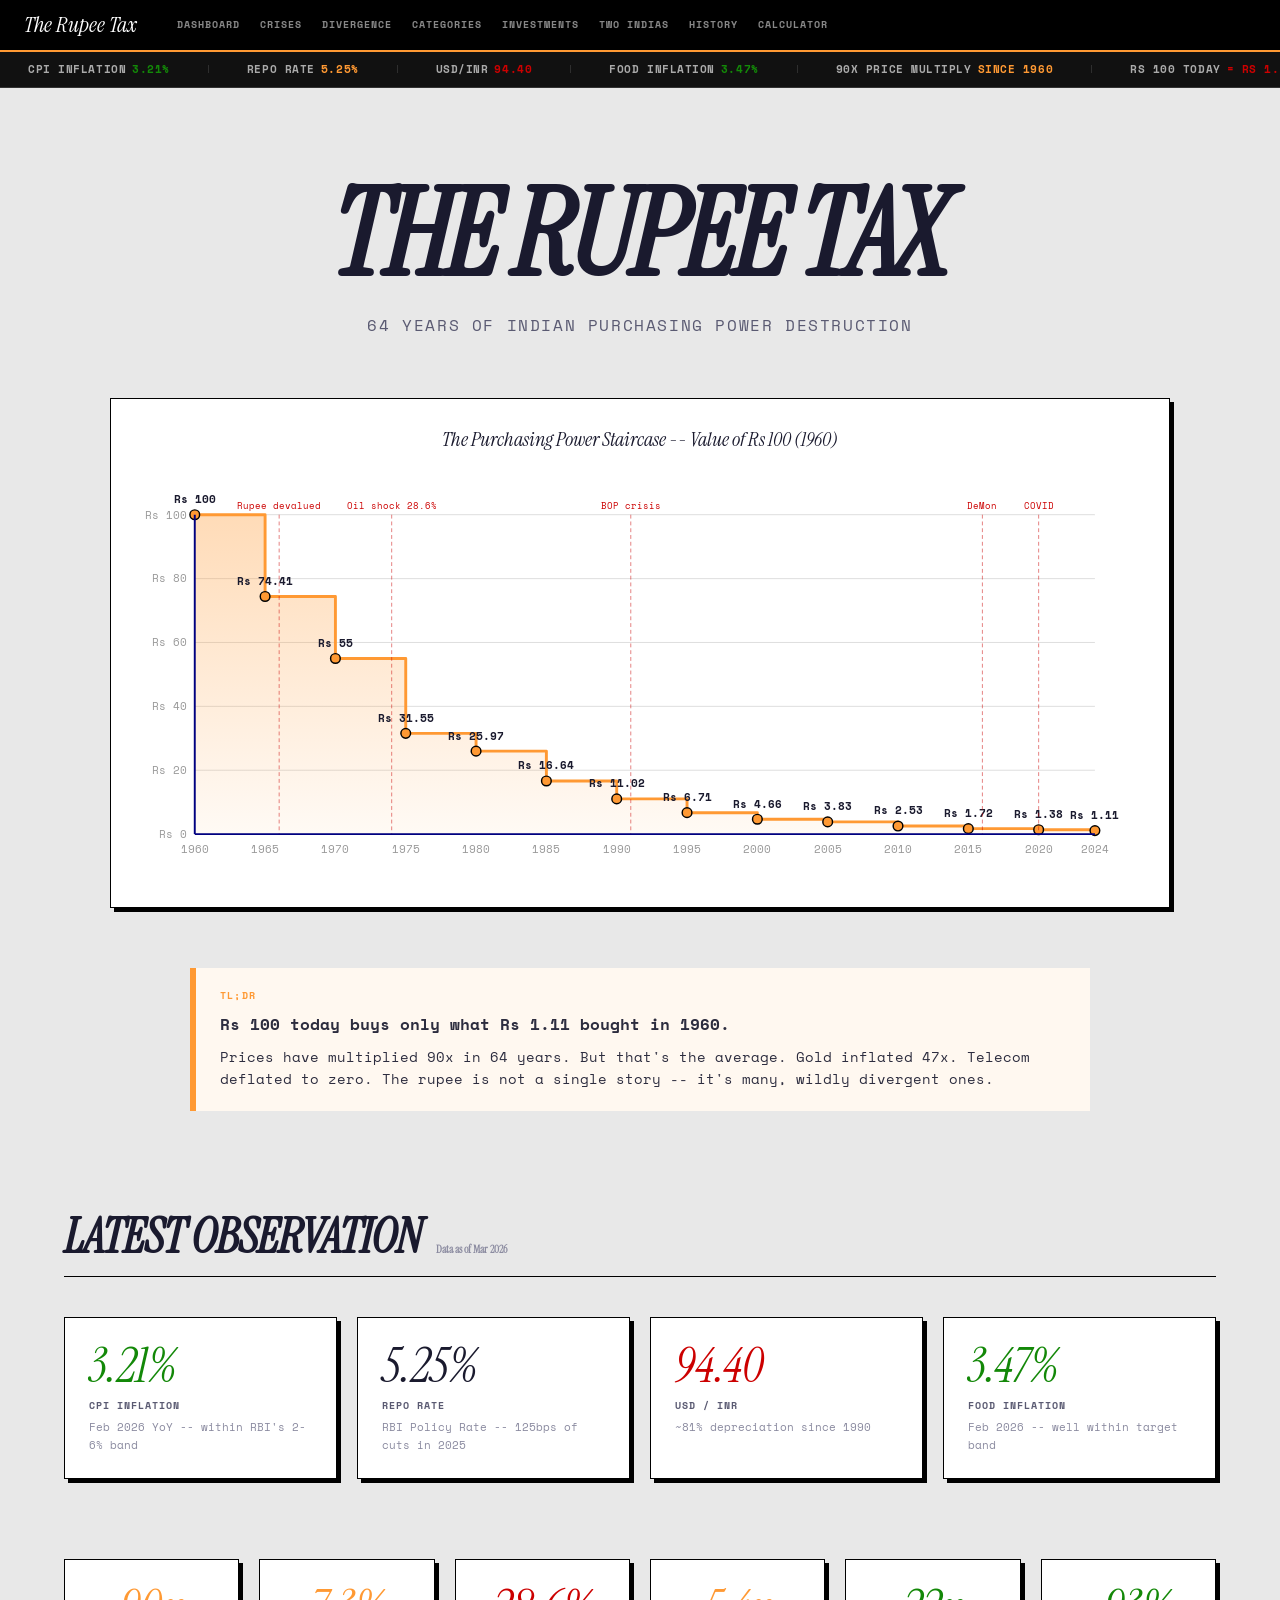
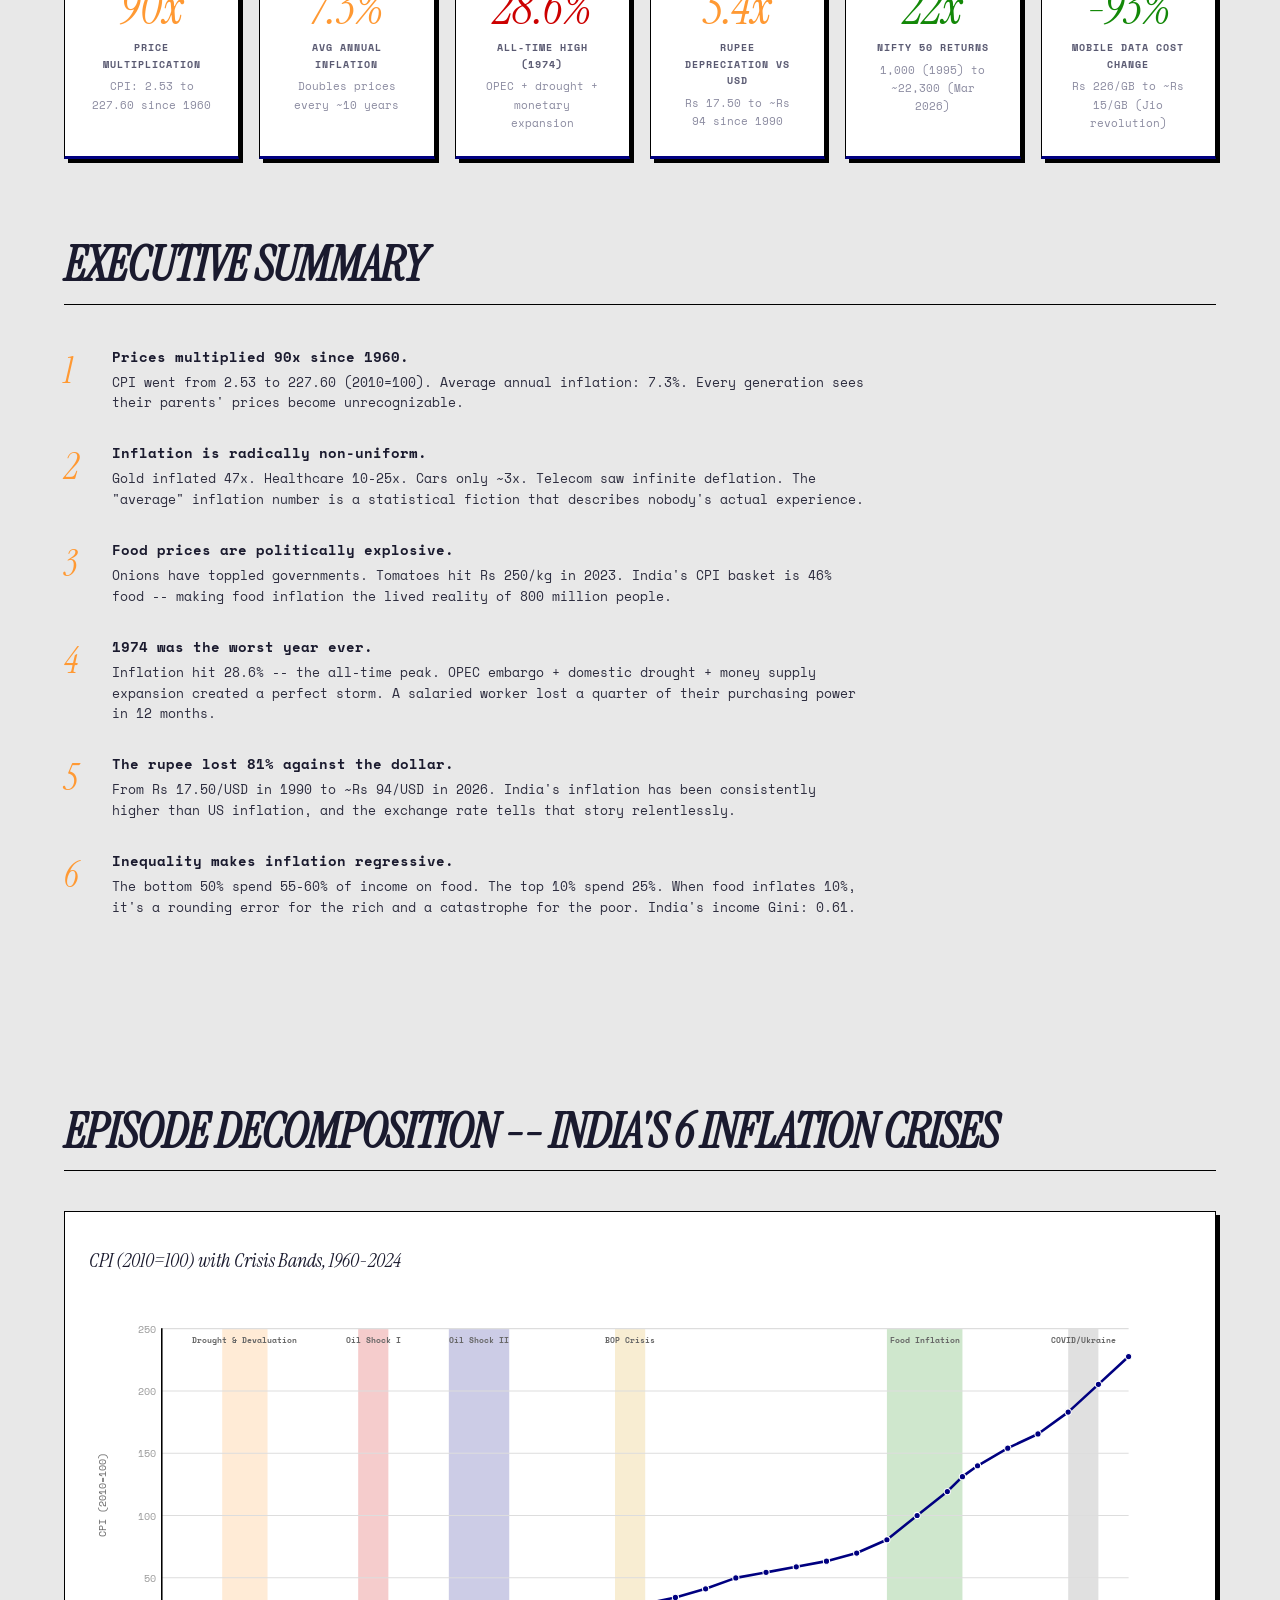
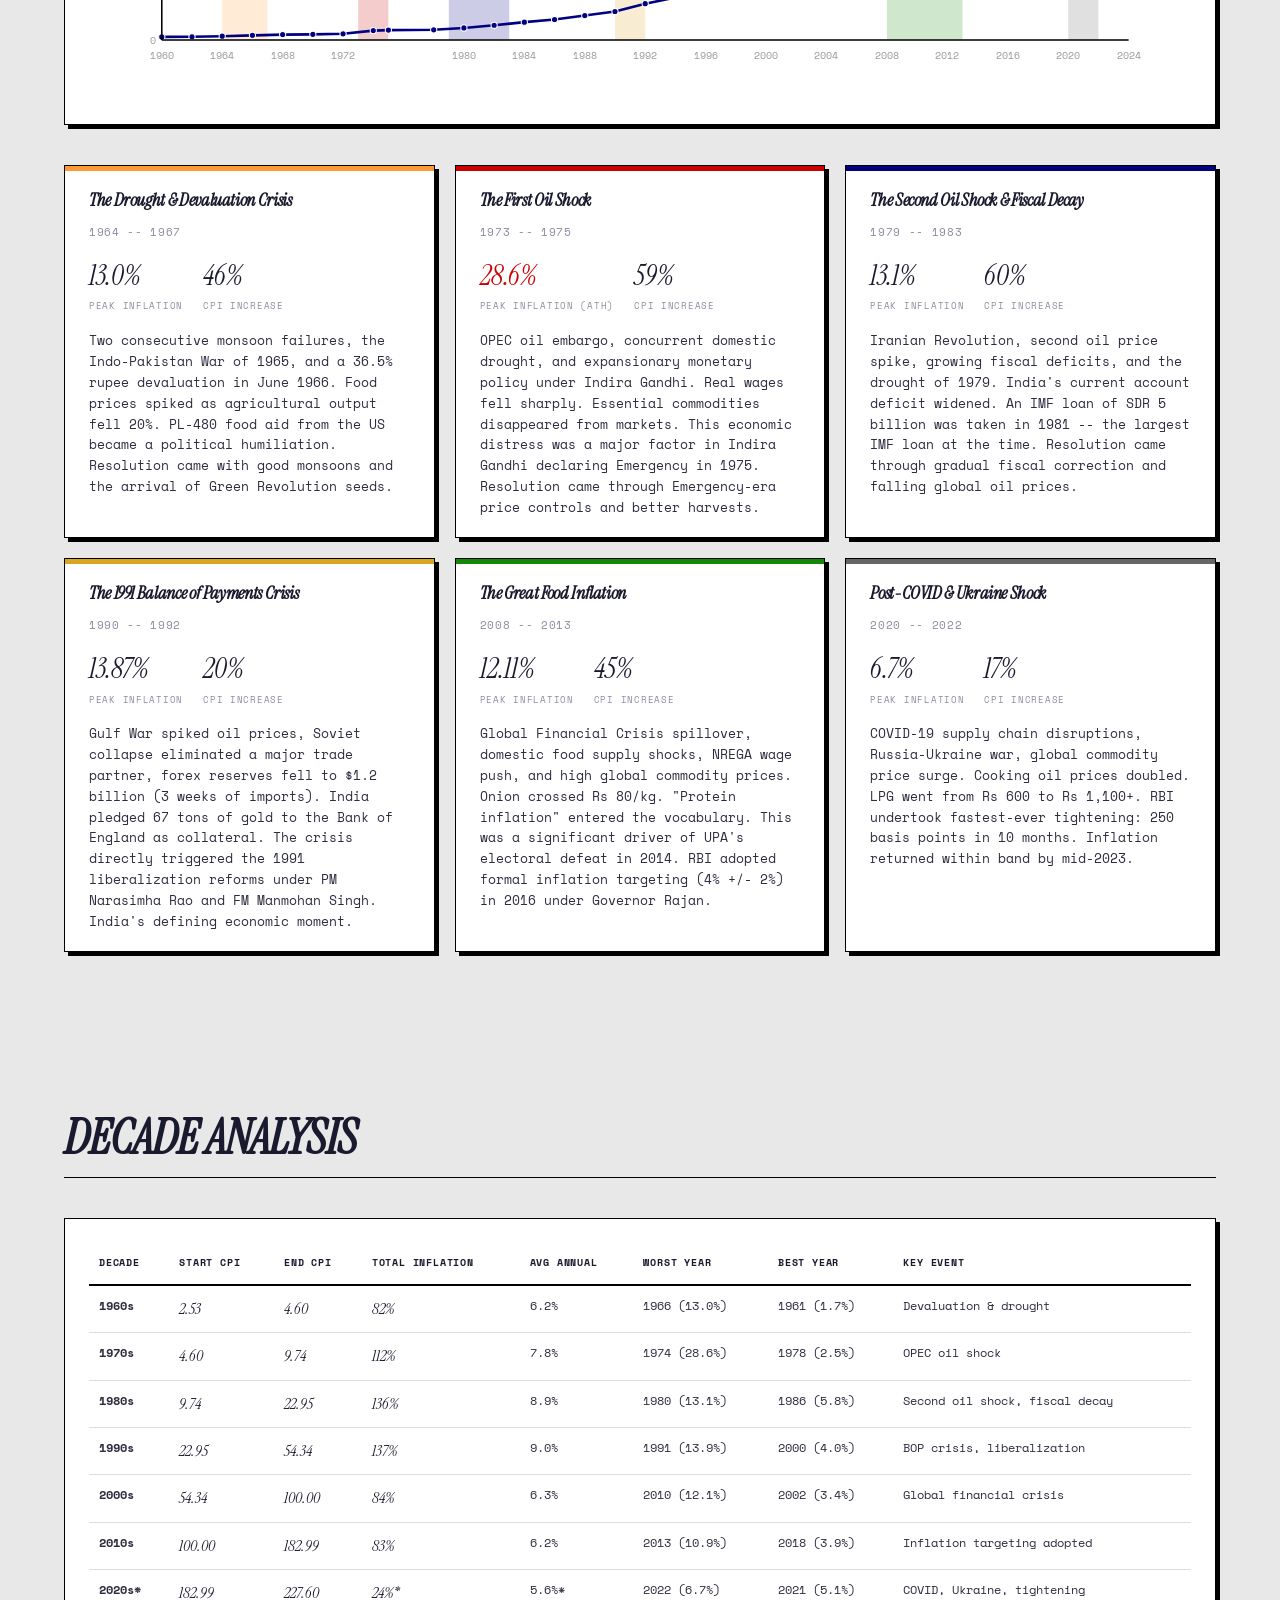
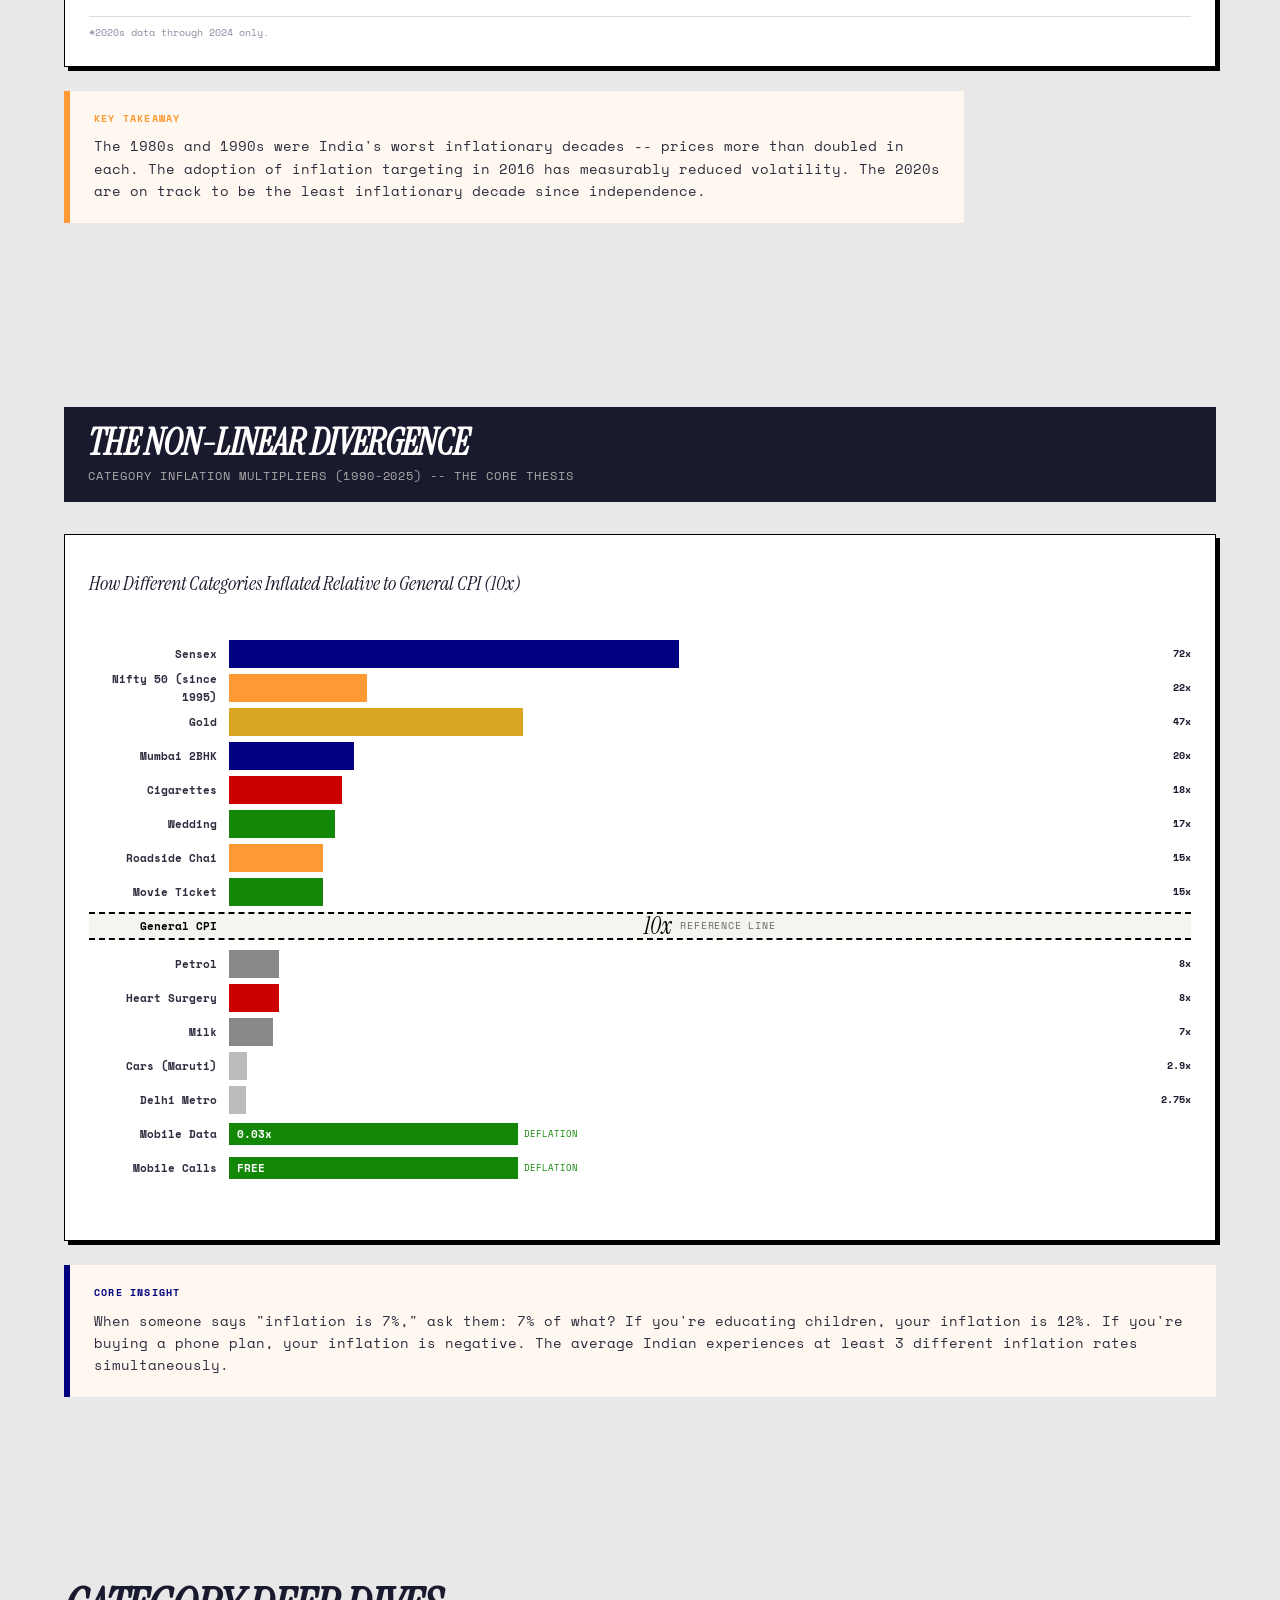
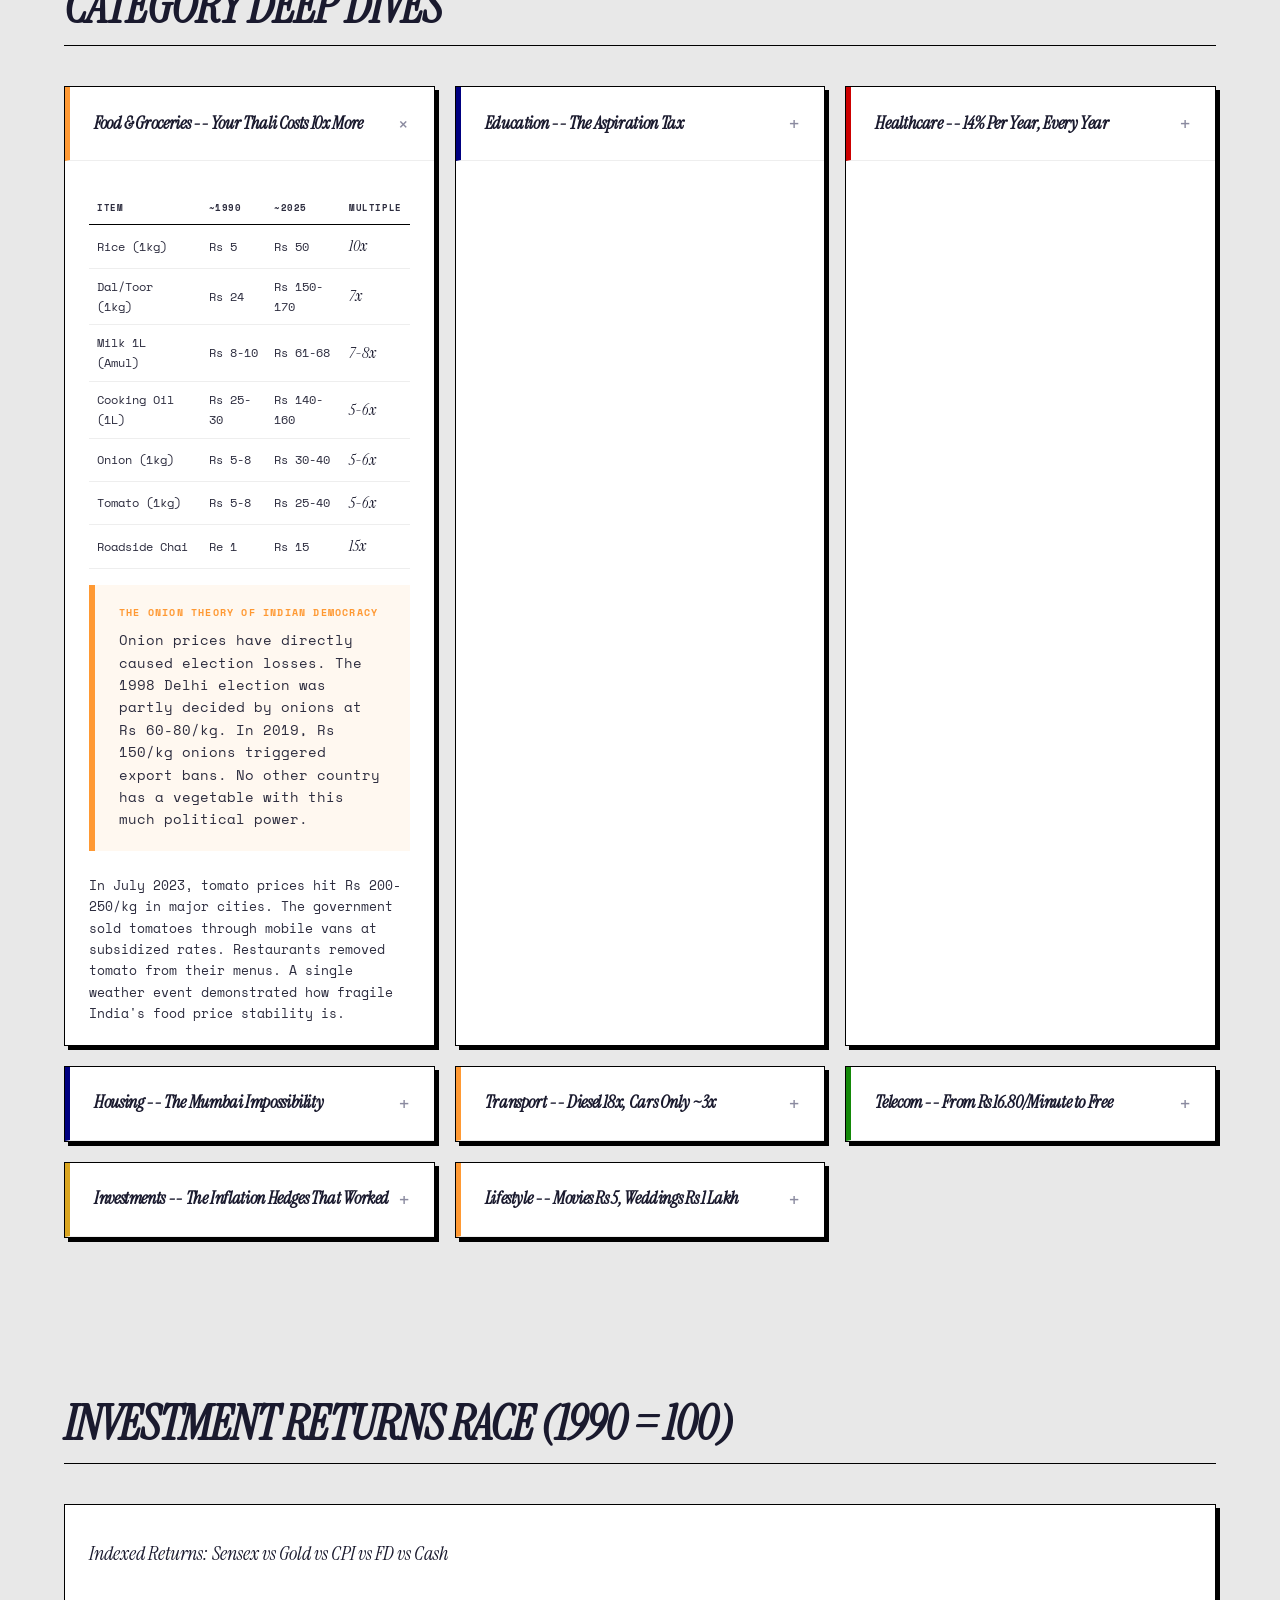
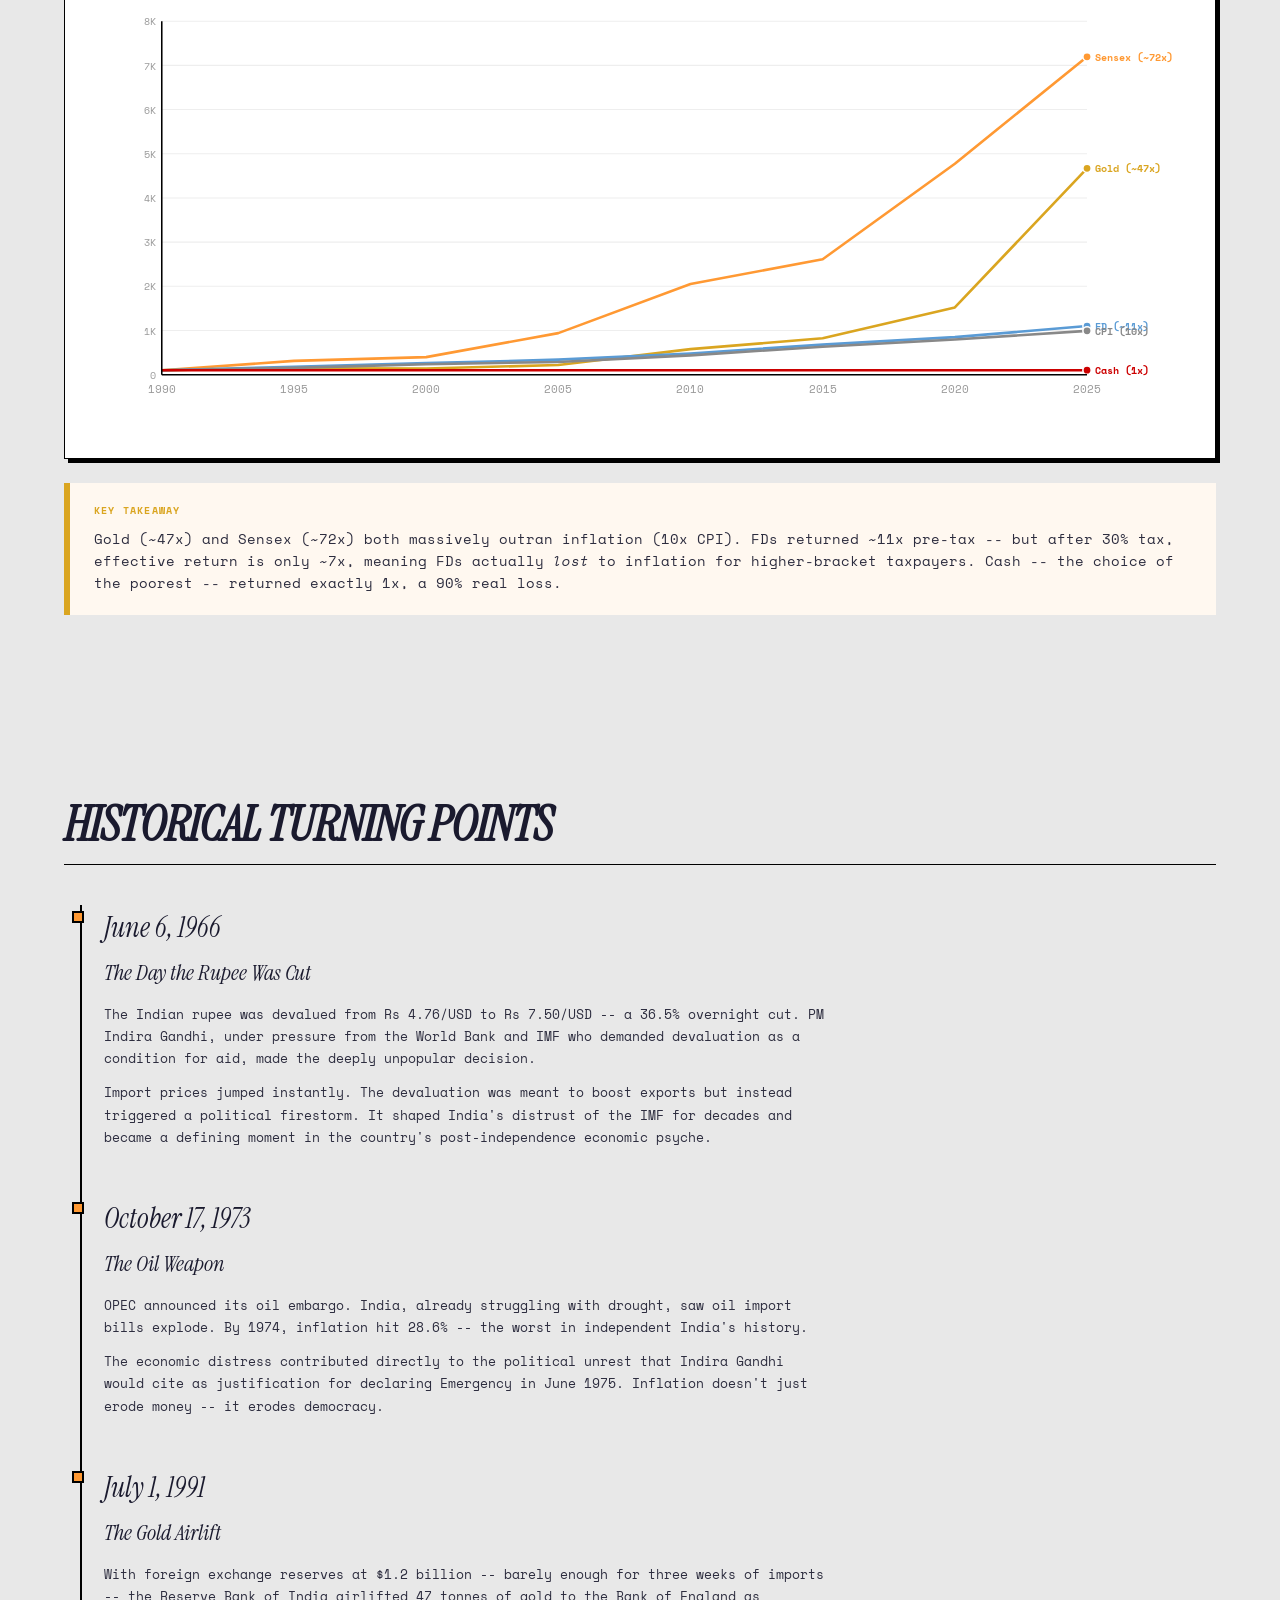
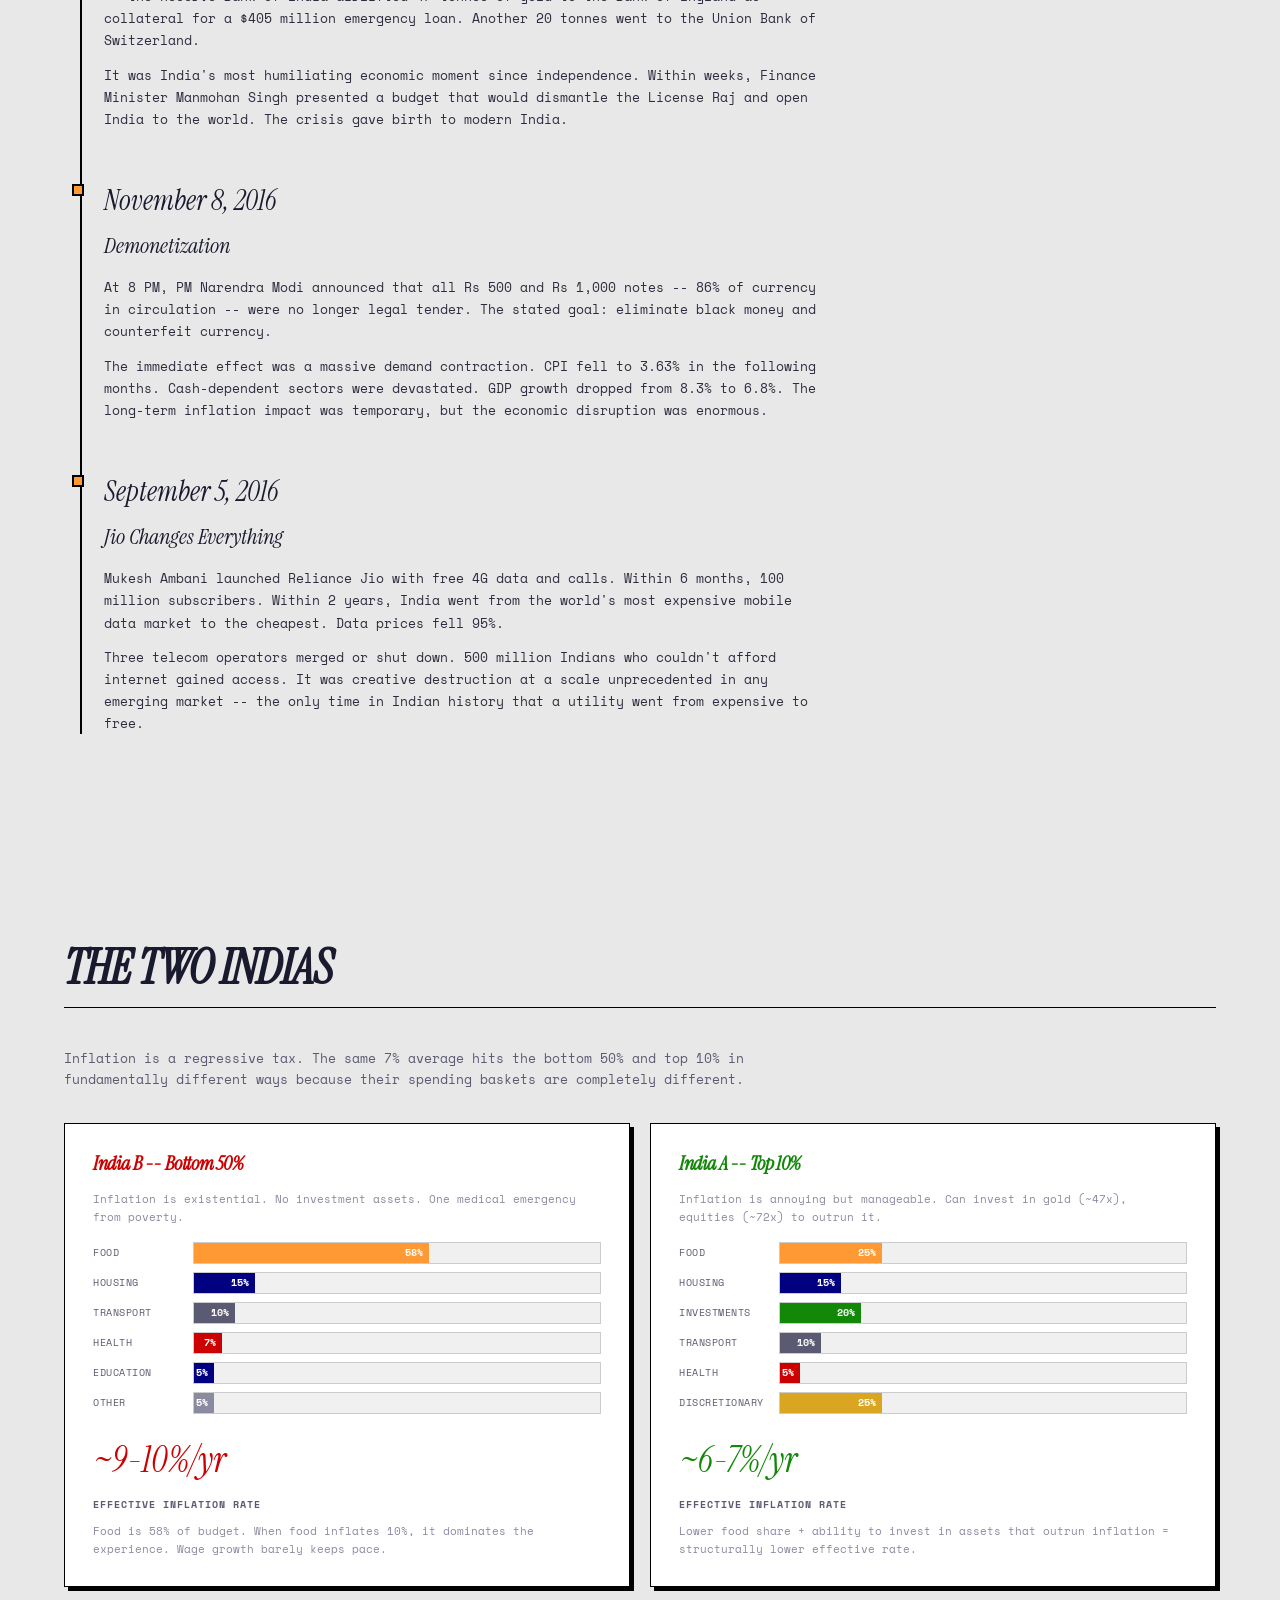
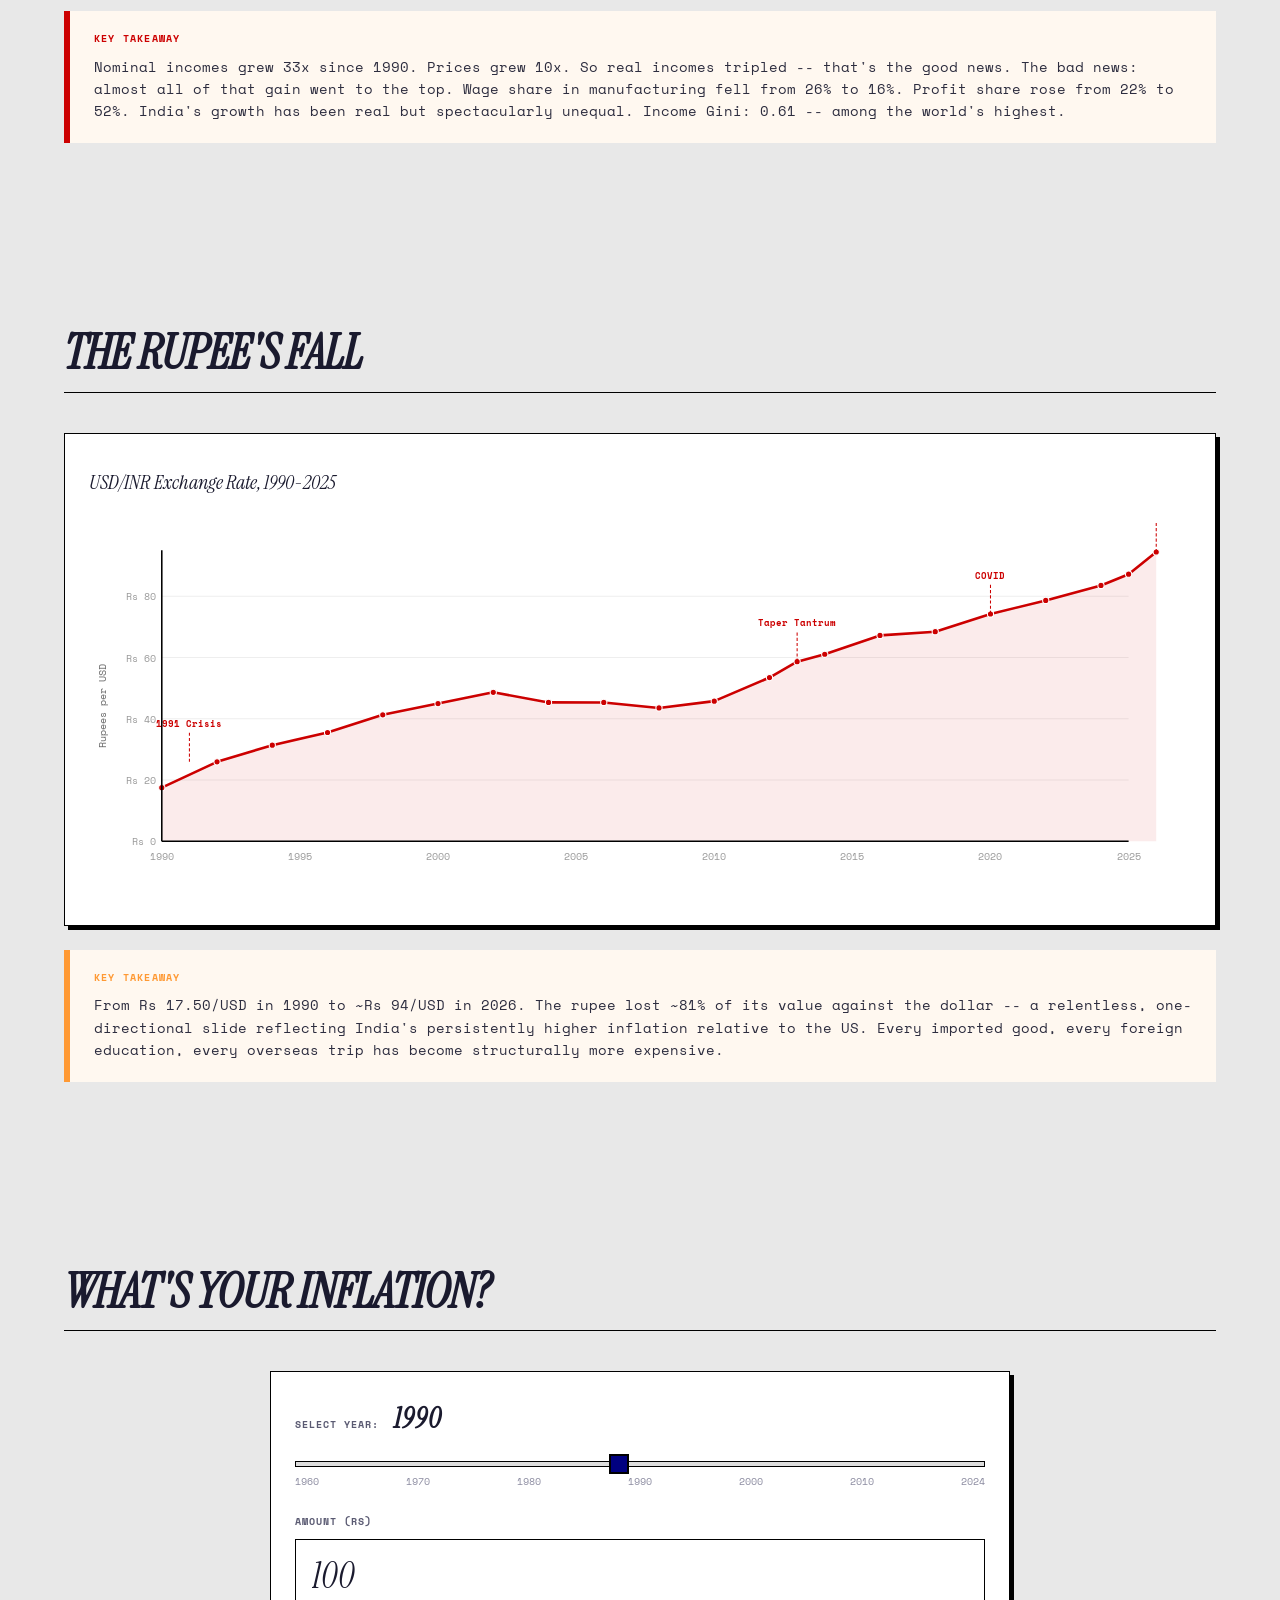
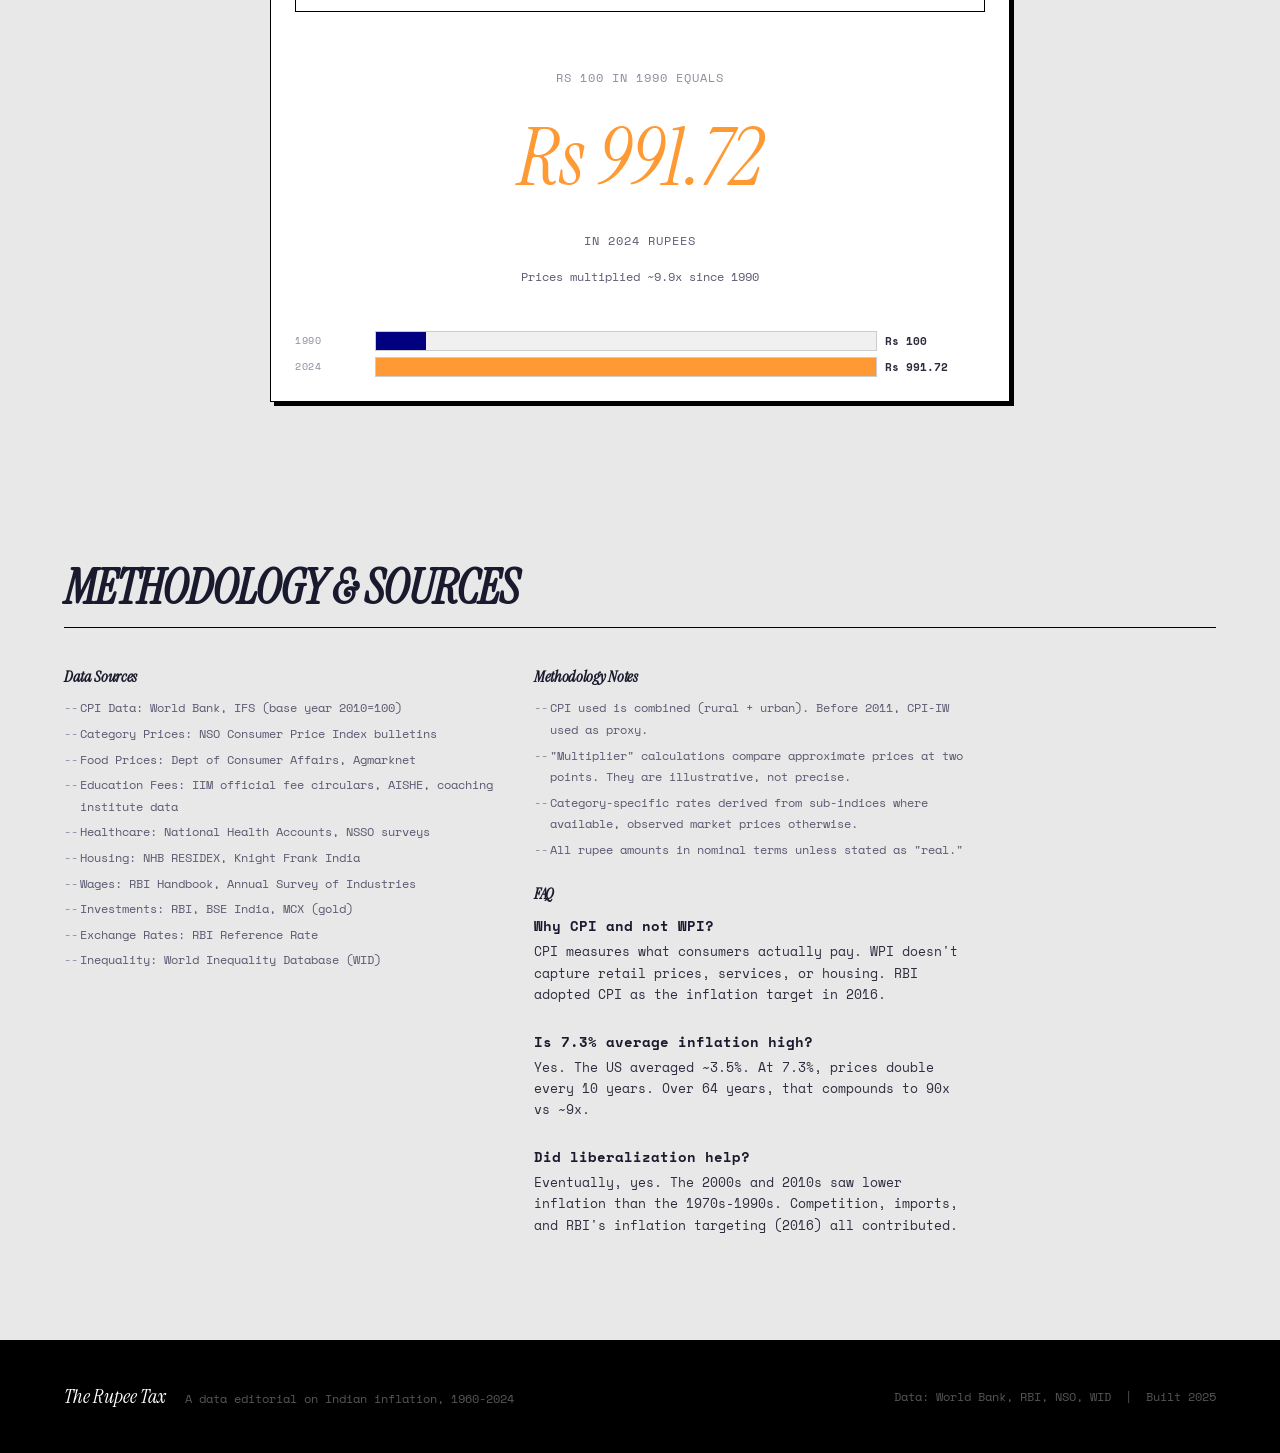
<file: india-inflation/index.html>
<!DOCTYPE html>
<html lang="en">
<head>
<meta charset="UTF-8">
<meta name="viewport" content="width=device-width, initial-scale=1.0">
<title>THE RUPEE TAX -- 64 Years of Indian Purchasing Power Destruction</title>
<link rel="preconnect" href="https://fonts.googleapis.com">
<link rel="preconnect" href="https://fonts.gstatic.com" crossorigin>
<link href="https://fonts.googleapis.com/css2?family=Instrument+Serif:ital@0;1&family=Space+Mono:wght@400;700&display=swap" rel="stylesheet">
<style>
/* ===================== RESET & VARIABLES ===================== */
*, *::before, *::after { box-sizing: border-box; margin: 0; padding: 0; }

:root {
  --bg: #e8e8e8;
  --paper: #ffffff;
  --ink: #1a1a2e;
  --text: #2d2d3f;
  --secondary: #5a5a72;
  --muted: #8b8ba0;
  --border: 1.5px solid #000;
  --shadow: 4px 4px 0px #000;
  --saffron: #FF9933;
  --deep-blue: #000080;
  --india-green: #138808;
  --red: #CC0000;
  --gold: #DAA520;
  --nav-height: 52px;
  --ticker-height: 36px;
}

html { scroll-behavior: smooth; }

body {
  font-family: 'Space Mono', monospace;
  background: var(--bg);
  color: var(--text);
  font-size: 14px;
  line-height: 1.65;
  -webkit-font-smoothing: antialiased;
}

/* ===================== TYPOGRAPHY ===================== */
h1, h2, h3, h4 {
  font-family: 'Instrument Serif', serif;
  font-style: italic;
  text-transform: uppercase;
  letter-spacing: -0.02em;
  color: var(--ink);
  line-height: 1.1;
}

.serif { font-family: 'Instrument Serif', serif; font-style: italic; }
.mono { font-family: 'Space Mono', monospace; }
.mono-bold { font-family: 'Space Mono', monospace; font-weight: 700; }
.caps { text-transform: uppercase; letter-spacing: 0.08em; }

/* ===================== LAYOUT ===================== */
.container {
  max-width: 1200px;
  margin: 0 auto;
  padding: 0 24px;
}

.grid-12 {
  display: grid;
  grid-template-columns: repeat(12, 1fr);
  gap: 20px;
}

.full { grid-column: 1 / -1; }
.span-6 { grid-column: span 6; }
.span-4 { grid-column: span 4; }
.span-3 { grid-column: span 3; }
.span-8 { grid-column: span 8; }
.span-2 { grid-column: span 2; }

/* ===================== COMPONENTS ===================== */
.card {
  background: var(--paper);
  border: var(--border);
  box-shadow: var(--shadow);
  border-radius: 0;
  padding: 24px;
}

.card-flat {
  background: var(--paper);
  border: var(--border);
  border-radius: 0;
  padding: 24px;
}

.section {
  padding: 80px 0;
}

.section-header {
  font-size: clamp(28px, 4vw, 48px);
  margin-bottom: 40px;
  border-bottom: var(--border);
  padding-bottom: 12px;
}

.takeaway {
  border-left: 6px solid var(--saffron);
  padding: 20px 24px;
  margin: 24px 0;
  background: #fff8f0;
}

.takeaway-label {
  font-size: 10px;
  font-weight: 700;
  letter-spacing: 0.12em;
  text-transform: uppercase;
  color: var(--saffron);
  margin-bottom: 8px;
  display: block;
}

.takeaway p {
  font-size: 14px;
  line-height: 1.6;
  color: var(--text);
}

.stat-number {
  font-family: 'Instrument Serif', serif;
  font-style: italic;
  font-size: 48px;
  line-height: 1;
  color: var(--ink);
}

.stat-label {
  font-size: 10px;
  font-weight: 700;
  letter-spacing: 0.1em;
  text-transform: uppercase;
  color: var(--secondary);
  margin-top: 8px;
}

.stat-note {
  font-size: 11px;
  color: var(--muted);
  margin-top: 4px;
}

/* ===================== NAV ===================== */
.nav {
  position: fixed;
  top: 0;
  left: 0;
  right: 0;
  height: var(--nav-height);
  background: #000;
  z-index: 1000;
  display: flex;
  align-items: center;
  padding: 0 24px;
  border-bottom: 2px solid var(--saffron);
}

.nav-brand {
  font-family: 'Instrument Serif', serif;
  font-style: italic;
  font-size: 22px;
  color: #fff;
  white-space: nowrap;
  margin-right: 40px;
}

.nav-links {
  display: flex;
  gap: 20px;
  overflow-x: auto;
  -ms-overflow-style: none;
  scrollbar-width: none;
}
.nav-links::-webkit-scrollbar { display: none; }

.nav-links a {
  font-size: 10px;
  font-weight: 700;
  letter-spacing: 0.1em;
  text-transform: uppercase;
  color: #888;
  text-decoration: none;
  white-space: nowrap;
  transition: color 0.15s;
}
.nav-links a:hover { color: #fff; }

/* ===================== TICKER ===================== */
.ticker-wrap {
  position: fixed;
  top: var(--nav-height);
  left: 0;
  right: 0;
  height: var(--ticker-height);
  background: #111;
  z-index: 999;
  overflow: hidden;
  border-bottom: 1px solid #333;
}

.ticker {
  display: flex;
  animation: tickerScroll 45s linear infinite;
  height: 100%;
  align-items: center;
  white-space: nowrap;
}

.ticker-item {
  display: inline-flex;
  align-items: center;
  padding: 0 28px;
  font-size: 11px;
  font-weight: 700;
  color: #aaa;
  letter-spacing: 0.05em;
}

.ticker-item .val {
  color: var(--saffron);
  margin-left: 6px;
}

.ticker-item .val.green { color: var(--india-green); }
.ticker-item .val.red { color: var(--red); }

.ticker-sep {
  color: #444;
  padding: 0 8px;
  font-size: 8px;
}

@keyframes tickerScroll {
  0% { transform: translateX(0); }
  100% { transform: translateX(-50%); }
}

/* ===================== HERO ===================== */
.hero {
  margin-top: calc(var(--nav-height) + var(--ticker-height));
  padding: 80px 0 60px;
  text-align: center;
  position: relative;
}

.hero-title {
  font-size: clamp(48px, 10vw, 120px);
  letter-spacing: -0.03em;
  margin-bottom: 12px;
  color: var(--ink);
}

.hero-subtitle {
  font-family: 'Space Mono', monospace;
  font-size: clamp(12px, 1.5vw, 16px);
  color: var(--secondary);
  text-transform: uppercase;
  letter-spacing: 0.1em;
  margin-bottom: 60px;
}

.hero-chart-container {
  max-width: 1100px;
  margin: 0 auto;
  padding: 0 20px;
}

.hero-chart-container svg {
  width: 100%;
  height: auto;
}

/* ===================== CHART CONTAINERS ===================== */
.chart-card {
  background: var(--paper);
  border: var(--border);
  box-shadow: var(--shadow);
  padding: 32px 24px;
}

.chart-title {
  font-family: 'Instrument Serif', serif;
  font-style: italic;
  font-size: 20px;
  margin-bottom: 20px;
  color: var(--ink);
}

.chart-svg-wrap {
  width: 100%;
  overflow-x: auto;
}

.chart-svg-wrap svg {
  width: 100%;
  height: auto;
  display: block;
}

/* ===================== CRISIS CARDS ===================== */
.crisis-grid {
  display: grid;
  grid-template-columns: repeat(auto-fit, minmax(340px, 1fr));
  gap: 20px;
}

.crisis-card {
  background: var(--paper);
  border: var(--border);
  box-shadow: var(--shadow);
  padding: 0;
}

.crisis-card-top {
  height: 5px;
}

.crisis-card-body {
  padding: 20px 24px;
}

.crisis-card h4 {
  font-size: 18px;
  margin-bottom: 12px;
  text-transform: none;
}

.crisis-meta {
  font-size: 11px;
  color: var(--muted);
  text-transform: uppercase;
  letter-spacing: 0.06em;
  margin-bottom: 12px;
}

.crisis-stats {
  display: flex;
  gap: 20px;
  margin-bottom: 16px;
  flex-wrap: wrap;
}

.crisis-stat {
  text-align: left;
}

.crisis-stat .num {
  font-family: 'Instrument Serif', serif;
  font-style: italic;
  font-size: 28px;
  color: var(--ink);
}

.crisis-stat .lbl {
  font-size: 9px;
  text-transform: uppercase;
  letter-spacing: 0.08em;
  color: var(--muted);
}

.crisis-card p {
  font-size: 13px;
  line-height: 1.6;
  color: var(--text);
}

/* ===================== DECADE TABLE ===================== */
.data-table {
  width: 100%;
  border-collapse: collapse;
  font-size: 12px;
}

.data-table th {
  font-size: 10px;
  text-transform: uppercase;
  letter-spacing: 0.08em;
  font-weight: 700;
  text-align: left;
  padding: 12px 10px;
  border-bottom: 2px solid #000;
  color: var(--ink);
}

.data-table td {
  padding: 10px;
  border-bottom: 1px solid #ddd;
  vertical-align: top;
}

.data-table tr:hover { background: #f5f5f0; }

.data-table .num-cell {
  font-family: 'Instrument Serif', serif;
  font-style: italic;
  font-size: 16px;
  color: var(--ink);
}

/* ===================== CATEGORY CARDS ===================== */
.category-grid {
  display: grid;
  grid-template-columns: repeat(auto-fit, minmax(340px, 1fr));
  gap: 20px;
}

.category-card {
  background: var(--paper);
  border: var(--border);
  box-shadow: var(--shadow);
  overflow: hidden;
}

.category-card-header {
  padding: 20px 24px;
  cursor: pointer;
  display: flex;
  justify-content: space-between;
  align-items: center;
  border-bottom: 1px solid #eee;
  user-select: none;
}

.category-card-header h4 {
  font-size: 18px;
  text-transform: none;
  margin: 0;
}

.category-card-header .toggle {
  font-size: 20px;
  transition: transform 0.3s;
  color: var(--muted);
}

.category-card.open .toggle { transform: rotate(45deg); }

.category-card-body {
  padding: 0 24px;
  max-height: 0;
  overflow: hidden;
  transition: max-height 0.4s ease, padding 0.3s ease;
}

.category-card.open .category-card-body {
  max-height: 1200px;
  padding: 20px 24px;
}

.mini-table {
  width: 100%;
  border-collapse: collapse;
  font-size: 12px;
  margin: 12px 0;
}

.mini-table th {
  font-size: 9px;
  text-transform: uppercase;
  letter-spacing: 0.06em;
  font-weight: 700;
  text-align: left;
  padding: 8px 8px;
  border-bottom: 1.5px solid #000;
}

.mini-table td {
  padding: 8px;
  border-bottom: 1px solid #eee;
}

.mini-table td:last-child {
  font-family: 'Instrument Serif', serif;
  font-style: italic;
  font-size: 16px;
  color: var(--ink);
}

/* ===================== TIMELINE ===================== */
.timeline {
  position: relative;
  padding-left: 40px;
}

.timeline::before {
  content: '';
  position: absolute;
  left: 16px;
  top: 0;
  bottom: 0;
  width: 2px;
  background: #000;
}

.timeline-item {
  position: relative;
  margin-bottom: 48px;
}

.timeline-item::before {
  content: '';
  position: absolute;
  left: -32px;
  top: 6px;
  width: 12px;
  height: 12px;
  background: var(--saffron);
  border: 2px solid #000;
}

.timeline-date {
  font-family: 'Instrument Serif', serif;
  font-style: italic;
  font-size: 28px;
  color: var(--ink);
  margin-bottom: 4px;
}

.timeline-title {
  font-family: 'Instrument Serif', serif;
  font-style: italic;
  font-size: 22px;
  color: var(--ink);
  margin-bottom: 12px;
  text-transform: none;
}

.timeline-text {
  font-size: 13px;
  line-height: 1.7;
  color: var(--text);
  max-width: 720px;
}

.timeline-text p { margin-bottom: 12px; }

/* ===================== CALCULATOR ===================== */
.calc-wrap {
  max-width: 700px;
  margin: 0 auto;
}

.calc-input-group {
  margin-bottom: 24px;
}

.calc-input-group label {
  display: block;
  font-size: 10px;
  font-weight: 700;
  text-transform: uppercase;
  letter-spacing: 0.1em;
  color: var(--secondary);
  margin-bottom: 8px;
}

.calc-slider {
  width: 100%;
  -webkit-appearance: none;
  appearance: none;
  height: 6px;
  background: #ddd;
  outline: none;
  border: 1px solid #000;
}

.calc-slider::-webkit-slider-thumb {
  -webkit-appearance: none;
  width: 20px;
  height: 20px;
  background: var(--deep-blue);
  border: 2px solid #000;
  cursor: pointer;
}

.calc-slider::-moz-range-thumb {
  width: 20px;
  height: 20px;
  background: var(--deep-blue);
  border: 2px solid #000;
  cursor: pointer;
  border-radius: 0;
}

.calc-amount-input {
  font-family: 'Instrument Serif', serif;
  font-style: italic;
  font-size: 36px;
  border: var(--border);
  padding: 12px 16px;
  width: 100%;
  background: var(--paper);
  color: var(--ink);
  outline: none;
}

.calc-result {
  text-align: center;
  padding: 32px 0;
}

.calc-result-number {
  font-family: 'Instrument Serif', serif;
  font-style: italic;
  font-size: clamp(48px, 8vw, 80px);
  color: var(--saffron);
  transition: opacity 0.15s;
}

.calc-result-label {
  font-size: 12px;
  color: var(--secondary);
  text-transform: uppercase;
  letter-spacing: 0.08em;
  margin-top: 8px;
}

.calc-year-display {
  font-family: 'Instrument Serif', serif;
  font-style: italic;
  font-size: 28px;
  color: var(--ink);
  text-align: center;
  margin-top: 4px;
}

/* ===================== TWO INDIAS ===================== */
.two-indias {
  display: grid;
  grid-template-columns: 1fr 1fr;
  gap: 20px;
}

.india-panel {
  background: var(--paper);
  border: var(--border);
  box-shadow: var(--shadow);
  padding: 28px;
}

.india-panel h4 {
  font-size: 20px;
  margin-bottom: 16px;
  text-transform: none;
}

.budget-bar {
  display: flex;
  align-items: center;
  margin-bottom: 8px;
  font-size: 12px;
}

.budget-bar-label {
  width: 100px;
  font-size: 10px;
  text-transform: uppercase;
  letter-spacing: 0.05em;
  color: var(--secondary);
}

.budget-bar-track {
  flex: 1;
  height: 22px;
  background: #f0f0f0;
  border: 1px solid #ccc;
  position: relative;
}

.budget-bar-fill {
  height: 100%;
  display: flex;
  align-items: center;
  justify-content: flex-end;
  padding-right: 6px;
  font-size: 10px;
  font-weight: 700;
  color: #fff;
}

.eff-inflation {
  font-family: 'Instrument Serif', serif;
  font-style: italic;
  font-size: 36px;
  margin-top: 16px;
}

/* ===================== FOOTER ===================== */
.footer {
  background: #000;
  color: #888;
  padding: 40px 0;
  font-size: 12px;
}

.footer a { color: var(--saffron); text-decoration: none; }
.footer a:hover { text-decoration: underline; }

/* ===================== ANIMATIONS ===================== */
.reveal {
  opacity: 0;
  transform: translateY(24px);
  transition: opacity 0.6s ease, transform 0.6s ease;
}
.reveal.visible {
  opacity: 1;
  transform: translateY(0);
}

/* ===================== RESPONSIVE ===================== */
@media (max-width: 900px) {
  .span-6, .span-4, .span-3, .span-8, .span-2 {
    grid-column: 1 / -1;
  }
  .two-indias { grid-template-columns: 1fr; }
  .crisis-grid { grid-template-columns: 1fr; }
  .category-grid { grid-template-columns: 1fr; }
  .nav-links { display: none; }
  .hero-title { font-size: 48px; }
  .stat-number { font-size: 36px; }
}

@media (max-width: 600px) {
  .container { padding: 0 12px; }
  .section { padding: 48px 0; }
  .card { padding: 16px; }
  .grid-12 { gap: 12px; }
}

/* Stats row */
.stats-row {
  display: grid;
  grid-template-columns: repeat(auto-fit, minmax(160px, 1fr));
  gap: 20px;
}

.stats-row .card { text-align: center; }

/* Dashboard row */
.dashboard-row {
  display: grid;
  grid-template-columns: repeat(auto-fit, minmax(220px, 1fr));
  gap: 20px;
}

/* Findings */
.findings-list {
  counter-reset: finding;
}

.finding-item {
  counter-increment: finding;
  margin-bottom: 28px;
  padding-left: 48px;
  position: relative;
}

.finding-item::before {
  content: counter(finding);
  position: absolute;
  left: 0;
  top: -4px;
  font-family: 'Instrument Serif', serif;
  font-style: italic;
  font-size: 36px;
  color: var(--saffron);
}

.finding-item strong {
  display: block;
  font-size: 14px;
  margin-bottom: 4px;
  color: var(--ink);
}

.finding-item p {
  font-size: 13px;
  color: var(--text);
  line-height: 1.6;
}

/* Horizontal bar chart */
.hbar-chart { width: 100%; }
.hbar-row {
  display: flex;
  align-items: center;
  margin-bottom: 6px;
  height: 28px;
}
.hbar-label {
  width: 140px;
  text-align: right;
  padding-right: 12px;
  font-size: 11px;
  font-weight: 700;
  color: var(--text);
  flex-shrink: 0;
}
.hbar-track {
  flex: 1;
  height: 100%;
  position: relative;
}
.hbar-bar {
  height: 100%;
  position: absolute;
  top: 0;
  transition: width 0.8s ease;
}
.hbar-value {
  font-size: 10px;
  font-weight: 700;
  color: var(--ink);
  margin-left: 6px;
  white-space: nowrap;
  line-height: 28px;
}

/* SVG tooltip */
.chart-tooltip {
  position: absolute;
  background: #000;
  color: #fff;
  padding: 6px 10px;
  font-size: 11px;
  font-family: 'Space Mono', monospace;
  pointer-events: none;
  z-index: 100;
  display: none;
  white-space: nowrap;
}

.methodology-list {
  font-size: 12px;
  line-height: 1.8;
  color: var(--secondary);
}
.methodology-list li {
  margin-bottom: 4px;
  list-style: none;
  padding-left: 16px;
  position: relative;
}
.methodology-list li::before {
  content: '--';
  position: absolute;
  left: 0;
  color: var(--muted);
}

.faq-item {
  margin-bottom: 24px;
}
.faq-item strong {
  display: block;
  color: var(--ink);
  margin-bottom: 4px;
}
.faq-item p {
  font-size: 13px;
  color: var(--text);
}

/* Section color bars */
.section-bar {
  padding: 16px 24px;
  margin-bottom: 32px;
}
.section-bar h2 {
  color: #fff;
  font-size: clamp(24px, 3vw, 36px);
  margin: 0;
}

.accent-border-top {
  border-top: 5px solid var(--saffron);
}
</style>
</head>
<body>

<!-- ===================== NAV ===================== -->
<nav class="nav">
  <div class="nav-brand">The Rupee Tax</div>
  <div class="nav-links">
    <a href="#dashboard">Dashboard</a>
    <a href="#episodes">Crises</a>
    <a href="#divergence">Divergence</a>
    <a href="#categories">Categories</a>
    <a href="#investments">Investments</a>
    <a href="#two-indias">Two Indias</a>
    <a href="#turning-points">History</a>
    <a href="#calculator">Calculator</a>
  </div>
</nav>

<!-- ===================== TICKER ===================== -->
<div class="ticker-wrap">
  <div class="ticker" id="ticker">
    <div class="ticker-item">CPI INFLATION <span class="val green">3.21%</span></div>
    <span class="ticker-sep">|</span>
    <div class="ticker-item">REPO RATE <span class="val">5.25%</span></div>
    <span class="ticker-sep">|</span>
    <div class="ticker-item">USD/INR <span class="val red">94.40</span></div>
    <span class="ticker-sep">|</span>
    <div class="ticker-item">FOOD INFLATION <span class="val green">3.47%</span></div>
    <span class="ticker-sep">|</span>
    <div class="ticker-item">90X PRICE MULTIPLY <span class="val">SINCE 1960</span></div>
    <span class="ticker-sep">|</span>
    <div class="ticker-item">RS 100 TODAY <span class="val red">= RS 1.11 IN 1960</span></div>
    <span class="ticker-sep">|</span>
    <div class="ticker-item">NIFTY 50 <span class="val green">22X SINCE 1995</span></div>
    <span class="ticker-sep">|</span>
    <div class="ticker-item">MOBILE DATA <span class="val green">-93% COST</span></div>
    <span class="ticker-sep">|</span>
    <div class="ticker-item">SENSEX RETURNS <span class="val green">72X SINCE 1990</span></div>
    <span class="ticker-sep">|</span>
    <div class="ticker-item">GOLD <span class="val">47X SINCE 1990</span></div>
    <span class="ticker-sep">|</span>
    <!-- duplicate for seamless loop -->
    <div class="ticker-item">CPI INFLATION <span class="val green">3.21%</span></div>
    <span class="ticker-sep">|</span>
    <div class="ticker-item">REPO RATE <span class="val">5.25%</span></div>
    <span class="ticker-sep">|</span>
    <div class="ticker-item">USD/INR <span class="val red">94.40</span></div>
    <span class="ticker-sep">|</span>
    <div class="ticker-item">FOOD INFLATION <span class="val green">3.47%</span></div>
    <span class="ticker-sep">|</span>
    <div class="ticker-item">90X PRICE MULTIPLY <span class="val">SINCE 1960</span></div>
    <span class="ticker-sep">|</span>
    <div class="ticker-item">RS 100 TODAY <span class="val red">= RS 1.11 IN 1960</span></div>
    <span class="ticker-sep">|</span>
    <div class="ticker-item">NIFTY 50 <span class="val green">22X SINCE 1995</span></div>
    <span class="ticker-sep">|</span>
    <div class="ticker-item">MOBILE DATA <span class="val green">-93% COST</span></div>
    <span class="ticker-sep">|</span>
    <div class="ticker-item">SENSEX RETURNS <span class="val green">72X SINCE 1990</span></div>
    <span class="ticker-sep">|</span>
    <div class="ticker-item">GOLD <span class="val">47X SINCE 1990</span></div>
    <span class="ticker-sep">|</span>
  </div>
</div>

<!-- ===================== HERO ===================== -->
<section class="hero" id="hero">
  <div class="container">
    <h1 class="hero-title">The Rupee Tax</h1>
    <p class="hero-subtitle">64 Years of Indian Purchasing Power Destruction</p>
    <div class="hero-chart-container">
      <div id="hero-chart" class="chart-card" style="padding: 24px 16px;">
        <div class="chart-title" style="text-align:center;">The Purchasing Power Staircase -- Value of Rs 100 (1960)</div>
        <div class="chart-svg-wrap" id="hero-chart-svg"></div>
      </div>
    </div>
  </div>
</section>

<!-- ===================== TL;DR ===================== -->
<section class="section" style="padding-top:0;">
  <div class="container">
    <div class="takeaway reveal" style="border-left-color: var(--saffron); max-width: 900px; margin: 0 auto;">
      <span class="takeaway-label">TL;DR</span>
      <p><strong style="font-size:16px;">Rs 100 today buys only what Rs 1.11 bought in 1960.</strong></p>
      <p style="margin-top:8px;">Prices have multiplied 90x in 64 years. But that's the average. Gold inflated 47x. Telecom deflated to zero. The rupee is not a single story -- it's many, wildly divergent ones.</p>
    </div>
  </div>
</section>

<!-- ===================== DASHBOARD ===================== -->
<section class="section" id="dashboard" style="padding-top: 20px;">
  <div class="container">
    <h2 class="section-header reveal">Latest Observation <span style="font-family:var(--font-mono);font-size:11px;font-style:normal;text-transform:none;letter-spacing:0;color:var(--muted);margin-left:8px;">Data as of Mar 2026</span></h2>
    <div class="dashboard-row">
      <div class="card reveal">
        <div class="stat-number" style="color: var(--india-green);">3.21%</div>
        <div class="stat-label">CPI Inflation</div>
        <div class="stat-note">Feb 2026 YoY -- within RBI's 2-6% band</div>
      </div>
      <div class="card reveal">
        <div class="stat-number">5.25%</div>
        <div class="stat-label">Repo Rate</div>
        <div class="stat-note">RBI Policy Rate -- 125bps of cuts in 2025</div>
      </div>
      <div class="card reveal">
        <div class="stat-number" style="color: var(--red);">94.40</div>
        <div class="stat-label">USD / INR</div>
        <div class="stat-note">~81% depreciation since 1990</div>
      </div>
      <div class="card reveal">
        <div class="stat-number" style="color: var(--india-green);">3.47%</div>
        <div class="stat-label">Food Inflation</div>
        <div class="stat-note">Feb 2026 -- well within target band</div>
      </div>
    </div>
  </div>
</section>

<!-- ===================== STATS PANEL ===================== -->
<section class="section" style="padding-top:0;">
  <div class="container">
    <div class="stats-row">
      <div class="card reveal" style="border-bottom: 3px solid var(--deep-blue);">
        <div class="stat-number" style="color: var(--saffron);">90x</div>
        <div class="stat-label">Price Multiplication</div>
        <div class="stat-note">CPI: 2.53 to 227.60 since 1960</div>
      </div>
      <div class="card reveal" style="border-bottom: 3px solid var(--deep-blue);">
        <div class="stat-number" style="color: var(--saffron);">7.3%</div>
        <div class="stat-label">Avg Annual Inflation</div>
        <div class="stat-note">Doubles prices every ~10 years</div>
      </div>
      <div class="card reveal" style="border-bottom: 3px solid var(--deep-blue);">
        <div class="stat-number" style="color: var(--red);">28.6%</div>
        <div class="stat-label">All-Time High (1974)</div>
        <div class="stat-note">OPEC + drought + monetary expansion</div>
      </div>
      <div class="card reveal" style="border-bottom: 3px solid var(--deep-blue);">
        <div class="stat-number" style="color: var(--saffron);">5.4x</div>
        <div class="stat-label">Rupee Depreciation vs USD</div>
        <div class="stat-note">Rs 17.50 to ~Rs 94 since 1990</div>
      </div>
      <div class="card reveal" style="border-bottom: 3px solid var(--deep-blue);">
        <div class="stat-number" style="color: var(--india-green);">22x</div>
        <div class="stat-label">Nifty 50 Returns</div>
        <div class="stat-note">1,000 (1995) to ~22,300 (Mar 2026)</div>
      </div>
      <div class="card reveal" style="border-bottom: 3px solid var(--deep-blue);">
        <div class="stat-number" style="color: var(--india-green);">-93%</div>
        <div class="stat-label">Mobile Data Cost Change</div>
        <div class="stat-note">Rs 226/GB to ~Rs 15/GB (Jio revolution)</div>
      </div>
    </div>
  </div>
</section>

<!-- ===================== EXECUTIVE SUMMARY ===================== -->
<section class="section" style="padding-top:0;">
  <div class="container">
    <h2 class="section-header reveal">Executive Summary</h2>
    <div class="findings-list" style="max-width: 800px;">
      <div class="finding-item reveal">
        <strong>Prices multiplied 90x since 1960.</strong>
        <p>CPI went from 2.53 to 227.60 (2010=100). Average annual inflation: 7.3%. Every generation sees their parents' prices become unrecognizable.</p>
      </div>
      <div class="finding-item reveal">
        <strong>Inflation is radically non-uniform.</strong>
        <p>Gold inflated 47x. Healthcare 10-25x. Cars only ~3x. Telecom saw infinite deflation. The "average" inflation number is a statistical fiction that describes nobody's actual experience.</p>
      </div>
      <div class="finding-item reveal">
        <strong>Food prices are politically explosive.</strong>
        <p>Onions have toppled governments. Tomatoes hit Rs 250/kg in 2023. India's CPI basket is 46% food -- making food inflation the lived reality of 800 million people.</p>
      </div>
      <div class="finding-item reveal">
        <strong>1974 was the worst year ever.</strong>
        <p>Inflation hit 28.6% -- the all-time peak. OPEC embargo + domestic drought + money supply expansion created a perfect storm. A salaried worker lost a quarter of their purchasing power in 12 months.</p>
      </div>
      <div class="finding-item reveal">
        <strong>The rupee lost 81% against the dollar.</strong>
        <p>From Rs 17.50/USD in 1990 to ~Rs 94/USD in 2026. India's inflation has been consistently higher than US inflation, and the exchange rate tells that story relentlessly.</p>
      </div>
      <div class="finding-item reveal">
        <strong>Inequality makes inflation regressive.</strong>
        <p>The bottom 50% spend 55-60% of income on food. The top 10% spend 25%. When food inflates 10%, it's a rounding error for the rich and a catastrophe for the poor. India's income Gini: 0.61.</p>
      </div>
    </div>
  </div>
</section>

<!-- ===================== EPISODE DECOMPOSITION ===================== -->
<section class="section" id="episodes">
  <div class="container">
    <h2 class="section-header reveal">Episode Decomposition -- India's 6 Inflation Crises</h2>

    <div class="chart-card reveal" style="margin-bottom: 40px;">
      <div class="chart-title">CPI (2010=100) with Crisis Bands, 1960-2024</div>
      <div class="chart-svg-wrap" id="cpi-crisis-chart"></div>
    </div>

    <div class="crisis-grid">
      <!-- Crisis 1 -->
      <div class="crisis-card reveal">
        <div class="crisis-card-top" style="background: var(--saffron);"></div>
        <div class="crisis-card-body">
          <h4>The Drought & Devaluation Crisis</h4>
          <div class="crisis-meta">1964 -- 1967</div>
          <div class="crisis-stats">
            <div class="crisis-stat"><div class="num">13.0%</div><div class="lbl">Peak Inflation</div></div>
            <div class="crisis-stat"><div class="num">46%</div><div class="lbl">CPI Increase</div></div>
          </div>
          <p>Two consecutive monsoon failures, the Indo-Pakistan War of 1965, and a 36.5% rupee devaluation in June 1966. Food prices spiked as agricultural output fell 20%. PL-480 food aid from the US became a political humiliation. Resolution came with good monsoons and the arrival of Green Revolution seeds.</p>
        </div>
      </div>

      <!-- Crisis 2 -->
      <div class="crisis-card reveal">
        <div class="crisis-card-top" style="background: var(--red);"></div>
        <div class="crisis-card-body">
          <h4>The First Oil Shock</h4>
          <div class="crisis-meta">1973 -- 1975</div>
          <div class="crisis-stats">
            <div class="crisis-stat"><div class="num" style="color:var(--red);">28.6%</div><div class="lbl">Peak Inflation (ATH)</div></div>
            <div class="crisis-stat"><div class="num">59%</div><div class="lbl">CPI Increase</div></div>
          </div>
          <p>OPEC oil embargo, concurrent domestic drought, and expansionary monetary policy under Indira Gandhi. Real wages fell sharply. Essential commodities disappeared from markets. This economic distress was a major factor in Indira Gandhi declaring Emergency in 1975. Resolution came through Emergency-era price controls and better harvests.</p>
        </div>
      </div>

      <!-- Crisis 3 -->
      <div class="crisis-card reveal">
        <div class="crisis-card-top" style="background: var(--deep-blue);"></div>
        <div class="crisis-card-body">
          <h4>The Second Oil Shock & Fiscal Decay</h4>
          <div class="crisis-meta">1979 -- 1983</div>
          <div class="crisis-stats">
            <div class="crisis-stat"><div class="num">13.1%</div><div class="lbl">Peak Inflation</div></div>
            <div class="crisis-stat"><div class="num">60%</div><div class="lbl">CPI Increase</div></div>
          </div>
          <p>Iranian Revolution, second oil price spike, growing fiscal deficits, and the drought of 1979. India's current account deficit widened. An IMF loan of SDR 5 billion was taken in 1981 -- the largest IMF loan at the time. Resolution came through gradual fiscal correction and falling global oil prices.</p>
        </div>
      </div>

      <!-- Crisis 4 -->
      <div class="crisis-card reveal">
        <div class="crisis-card-top" style="background: var(--gold);"></div>
        <div class="crisis-card-body">
          <h4>The 1991 Balance of Payments Crisis</h4>
          <div class="crisis-meta">1990 -- 1992</div>
          <div class="crisis-stats">
            <div class="crisis-stat"><div class="num">13.87%</div><div class="lbl">Peak Inflation</div></div>
            <div class="crisis-stat"><div class="num">20%</div><div class="lbl">CPI Increase</div></div>
          </div>
          <p>Gulf War spiked oil prices, Soviet collapse eliminated a major trade partner, forex reserves fell to $1.2 billion (3 weeks of imports). India pledged 67 tons of gold to the Bank of England as collateral. The crisis directly triggered the 1991 liberalization reforms under PM Narasimha Rao and FM Manmohan Singh. India's defining economic moment.</p>
        </div>
      </div>

      <!-- Crisis 5 -->
      <div class="crisis-card reveal">
        <div class="crisis-card-top" style="background: var(--india-green);"></div>
        <div class="crisis-card-body">
          <h4>The Great Food Inflation</h4>
          <div class="crisis-meta">2008 -- 2013</div>
          <div class="crisis-stats">
            <div class="crisis-stat"><div class="num">12.11%</div><div class="lbl">Peak Inflation</div></div>
            <div class="crisis-stat"><div class="num">45%</div><div class="lbl">CPI Increase</div></div>
          </div>
          <p>Global Financial Crisis spillover, domestic food supply shocks, NREGA wage push, and high global commodity prices. Onion crossed Rs 80/kg. "Protein inflation" entered the vocabulary. This was a significant driver of UPA's electoral defeat in 2014. RBI adopted formal inflation targeting (4% +/- 2%) in 2016 under Governor Rajan.</p>
        </div>
      </div>

      <!-- Crisis 6 -->
      <div class="crisis-card reveal">
        <div class="crisis-card-top" style="background: #666;"></div>
        <div class="crisis-card-body">
          <h4>Post-COVID & Ukraine Shock</h4>
          <div class="crisis-meta">2020 -- 2022</div>
          <div class="crisis-stats">
            <div class="crisis-stat"><div class="num">6.7%</div><div class="lbl">Peak Inflation</div></div>
            <div class="crisis-stat"><div class="num">17%</div><div class="lbl">CPI Increase</div></div>
          </div>
          <p>COVID-19 supply chain disruptions, Russia-Ukraine war, global commodity price surge. Cooking oil prices doubled. LPG went from Rs 600 to Rs 1,100+. RBI undertook fastest-ever tightening: 250 basis points in 10 months. Inflation returned within band by mid-2023.</p>
        </div>
      </div>
    </div>
  </div>
</section>

<!-- ===================== DECADE TABLE ===================== -->
<section class="section">
  <div class="container">
    <h2 class="section-header reveal">Decade Analysis</h2>
    <div class="card reveal" style="overflow-x: auto;">
      <table class="data-table">
        <thead>
          <tr>
            <th>Decade</th>
            <th>Start CPI</th>
            <th>End CPI</th>
            <th>Total Inflation</th>
            <th>Avg Annual</th>
            <th>Worst Year</th>
            <th>Best Year</th>
            <th>Key Event</th>
          </tr>
        </thead>
        <tbody>
          <tr>
            <td class="mono-bold">1960s</td>
            <td class="num-cell">2.53</td>
            <td class="num-cell">4.60</td>
            <td class="num-cell">82%</td>
            <td>6.2%</td>
            <td>1966 (13.0%)</td>
            <td>1961 (1.7%)</td>
            <td>Devaluation & drought</td>
          </tr>
          <tr>
            <td class="mono-bold">1970s</td>
            <td class="num-cell">4.60</td>
            <td class="num-cell">9.74</td>
            <td class="num-cell">112%</td>
            <td>7.8%</td>
            <td>1974 (28.6%)</td>
            <td>1978 (2.5%)</td>
            <td>OPEC oil shock</td>
          </tr>
          <tr>
            <td class="mono-bold">1980s</td>
            <td class="num-cell">9.74</td>
            <td class="num-cell">22.95</td>
            <td class="num-cell">136%</td>
            <td>8.9%</td>
            <td>1980 (13.1%)</td>
            <td>1986 (5.8%)</td>
            <td>Second oil shock, fiscal decay</td>
          </tr>
          <tr>
            <td class="mono-bold">1990s</td>
            <td class="num-cell">22.95</td>
            <td class="num-cell">54.34</td>
            <td class="num-cell">137%</td>
            <td>9.0%</td>
            <td>1991 (13.9%)</td>
            <td>2000 (4.0%)</td>
            <td>BOP crisis, liberalization</td>
          </tr>
          <tr>
            <td class="mono-bold">2000s</td>
            <td class="num-cell">54.34</td>
            <td class="num-cell">100.00</td>
            <td class="num-cell">84%</td>
            <td>6.3%</td>
            <td>2010 (12.1%)</td>
            <td>2002 (3.4%)</td>
            <td>Global financial crisis</td>
          </tr>
          <tr>
            <td class="mono-bold">2010s</td>
            <td class="num-cell">100.00</td>
            <td class="num-cell">182.99</td>
            <td class="num-cell">83%</td>
            <td>6.2%</td>
            <td>2013 (10.9%)</td>
            <td>2018 (3.9%)</td>
            <td>Inflation targeting adopted</td>
          </tr>
          <tr>
            <td class="mono-bold">2020s*</td>
            <td class="num-cell">182.99</td>
            <td class="num-cell">227.60</td>
            <td class="num-cell">24%*</td>
            <td>5.6%*</td>
            <td>2022 (6.7%)</td>
            <td>2021 (5.1%)</td>
            <td>COVID, Ukraine, tightening</td>
          </tr>
        </tbody>
      </table>
      <div style="font-size:10px; color: var(--muted); margin-top:8px;">*2020s data through 2024 only.</div>
    </div>

    <div class="takeaway reveal" style="margin-top: 24px; max-width: 900px;">
      <span class="takeaway-label">Key Takeaway</span>
      <p>The 1980s and 1990s were India's worst inflationary decades -- prices more than doubled in each. The adoption of inflation targeting in 2016 has measurably reduced volatility. The 2020s are on track to be the least inflationary decade since independence.</p>
    </div>
  </div>
</section>

<!-- ===================== THE NON-LINEAR DIVERGENCE ===================== -->
<section class="section" id="divergence">
  <div class="container">
    <div class="section-bar reveal" style="background: var(--ink);">
      <h2>The Non-Linear Divergence</h2>
      <p style="color:#aaa; font-size:12px; margin-top:4px; font-family:'Space Mono',monospace; text-transform:uppercase; letter-spacing:0.08em;">Category Inflation Multipliers (1990-2025) -- The Core Thesis</p>
    </div>

    <div class="chart-card reveal" style="margin-bottom: 24px;">
      <div class="chart-title">How Different Categories Inflated Relative to General CPI (10x)</div>
      <div id="divergence-chart" style="padding: 20px 0;"></div>
    </div>

    <div class="takeaway reveal" style="border-left-color: var(--deep-blue);">
      <span class="takeaway-label" style="color: var(--deep-blue);">Core Insight</span>
      <p>When someone says "inflation is 7%," ask them: 7% of what? If you're educating children, your inflation is 12%. If you're buying a phone plan, your inflation is negative. The average Indian experiences at least 3 different inflation rates simultaneously.</p>
    </div>
  </div>
</section>

<!-- ===================== CATEGORY DEEP DIVES ===================== -->
<section class="section" id="categories">
  <div class="container">
    <h2 class="section-header reveal">Category Deep Dives</h2>
    <div class="category-grid">

      <!-- Card 1: Food -->
      <div class="category-card open reveal">
        <div class="category-card-header" onclick="toggleCard(this)" style="border-left: 5px solid var(--saffron);">
          <h4>Food & Groceries -- Your Thali Costs 10x More</h4>
          <span class="toggle">+</span>
        </div>
        <div class="category-card-body">
          <table class="mini-table">
            <thead><tr><th>Item</th><th>~1990</th><th>~2025</th><th>Multiple</th></tr></thead>
            <tbody>
              <tr><td>Rice (1kg)</td><td>Rs 5</td><td>Rs 50</td><td>10x</td></tr>
              <tr><td>Dal/Toor (1kg)</td><td>Rs 24</td><td>Rs 150-170</td><td>7x</td></tr>
              <tr><td>Milk 1L (Amul)</td><td>Rs 8-10</td><td>Rs 61-68</td><td>7-8x</td></tr>
              <tr><td>Cooking Oil (1L)</td><td>Rs 25-30</td><td>Rs 140-160</td><td>5-6x</td></tr>
              <tr><td>Onion (1kg)</td><td>Rs 5-8</td><td>Rs 30-40</td><td>5-6x</td></tr>
              <tr><td>Tomato (1kg)</td><td>Rs 5-8</td><td>Rs 25-40</td><td>5-6x</td></tr>
              <tr><td>Roadside Chai</td><td>Re 1</td><td>Rs 15</td><td>15x</td></tr>
            </tbody>
          </table>
          <div class="takeaway" style="margin-top:16px;">
            <span class="takeaway-label">The Onion Theory of Indian Democracy</span>
            <p>Onion prices have directly caused election losses. The 1998 Delhi election was partly decided by onions at Rs 60-80/kg. In 2019, Rs 150/kg onions triggered export bans. No other country has a vegetable with this much political power.</p>
          </div>
          <p style="font-size:13px; margin-top:12px;">In July 2023, tomato prices hit Rs 200-250/kg in major cities. The government sold tomatoes through mobile vans at subsidized rates. Restaurants removed tomato from their menus. A single weather event demonstrated how fragile India's food price stability is.</p>
        </div>
      </div>

      <!-- Card 2: Education -->
      <div class="category-card reveal">
        <div class="category-card-header" onclick="toggleCard(this)" style="border-left: 5px solid var(--deep-blue);">
          <h4>Education -- The Aspiration Tax</h4>
          <span class="toggle">+</span>
        </div>
        <div class="category-card-body">
          <table class="mini-table">
            <thead><tr><th>Institution</th><th>~1990s</th><th>~2025</th><th>Multiple</th></tr></thead>
            <tbody>
              <tr><td>IIM (Total Program)</td><td>Rs 1-2 lakh</td><td>Rs 27.5 lakh</td><td>15-27x</td></tr>
              <tr><td>Private School (Monthly)</td><td>Rs 500</td><td>Rs 2,500-8,000</td><td>5-16x</td></tr>
              <tr><td>Kota Coaching (Annual)</td><td>Rs 5,000-15,000</td><td>Rs 1.5-2 lakh</td><td>10-30x</td></tr>
            </tbody>
          </table>
          <div class="takeaway" style="margin-top:16px; border-left-color: var(--deep-blue);">
            <span class="takeaway-label" style="color:var(--deep-blue);">Key Takeaway</span>
            <p>Private education fee inflation runs at 10-12%/year -- roughly double the headline CPI (the official CPI education sub-index shows ~3-5%). A middle-class family that could comfortably afford IIM fees in the 1990s now faces Rs 27.5 lakh for the same program.</p>
          </div>
          <p style="font-size:13px; margin-top:12px;">India's premier institutions were once nearly free. The Nehruvian philosophy treated education as a public good (whether that was sustainable is a separate debate). Over the decades, the subsidy model has been quietly dismantled, fee by fee, and the cost transferred to families. Add coaching classes (Kota coaching went from Rs 5,000 to Rs 2 lakh/year) and the total cost of aspiration has exploded.</p>
        </div>
      </div>

      <!-- Card 3: Healthcare -->
      <div class="category-card reveal">
        <div class="category-card-header" onclick="toggleCard(this)" style="border-left: 5px solid var(--red);">
          <h4>Healthcare -- 14% Per Year, Every Year</h4>
          <span class="toggle">+</span>
        </div>
        <div class="category-card-body">
          <table class="mini-table">
            <thead><tr><th>Metric</th><th>~2000</th><th>~2025</th><th>Multiple</th></tr></thead>
            <tbody>
              <tr><td>GP Consultation</td><td>Rs 20-50</td><td>Rs 500+</td><td>10-25x</td></tr>
              <tr><td>Heart Surgery (CABG)</td><td>Rs 0.5-1.5L</td><td>Rs 1.5-9.3L</td><td>5-10x</td></tr>
              <tr><td>Health Insurance</td><td>--</td><td>2.5x in 5 years</td><td>--</td></tr>
              <tr><td>Medical Inflation Rate</td><td>--</td><td>~14%/year</td><td>3x CPI</td></tr>
            </tbody>
          </table>
          <div class="takeaway" style="margin-top:16px; border-left-color: var(--red);">
            <span class="takeaway-label" style="color:var(--red);">Key Takeaway</span>
            <p>Private healthcare cost inflation runs at ~14%/year per insurance industry estimates (the official CPI health sub-index shows ~3-5%). At this rate, costs double every 5 years. A hospitalization costing Rs 5 lakh today will cost Rs 10 lakh in 2030.</p>
          </div>
          <p style="font-size:13px; margin-top:12px;">~39% of India's health expenditure is out-of-pocket (NHA 2021-22, down from 62% in 2014-15) -- still among the highest globally. One serious illness can push a middle-class family below the poverty line. 55-63 million Indians are pushed into poverty every year by healthcare costs alone.</p>
        </div>
      </div>

      <!-- Card 4: Housing -->
      <div class="category-card reveal">
        <div class="category-card-header" onclick="toggleCard(this)" style="border-left: 5px solid var(--deep-blue);">
          <h4>Housing -- The Mumbai Impossibility</h4>
          <span class="toggle">+</span>
        </div>
        <div class="category-card-body">
          <table class="mini-table">
            <thead><tr><th>City</th><th>~1990 (2BHK)</th><th>~2025 (2BHK)</th><th>Multiple</th></tr></thead>
            <tbody>
              <tr><td>Mumbai</td><td>Rs 5-15 lakh</td><td>Rs 1.5-2.75 crore</td><td>15-30x</td></tr>
              <tr><td>Delhi</td><td>Rs 3-8 lakh</td><td>Rs 50L-1.5 crore</td><td>10-20x</td></tr>
            </tbody>
          </table>
          <div class="takeaway" style="margin-top:16px; border-left-color: var(--deep-blue);">
            <span class="takeaway-label" style="color:var(--deep-blue);">Key Takeaway</span>
            <p>A Mumbaikar earning the city's median salary needs 14 to 34 years of gross income to buy a 2BHK. Not save -- earn. Before tax, before food, before anything. Housing in Indian metros has become a generational wealth transfer, not an individual achievement.</p>
          </div>
          <p style="font-size:13px; margin-top:12px;">Mumbai's EMI-to-income ratio was 93% in 2010, meaning almost all of a median salary went to EMI. It improved to 47% by 2025, but remains brutal by global standards. India's housing price-to-income ratio is among the worst globally.</p>
        </div>
      </div>

      <!-- Card 5: Transport -->
      <div class="category-card reveal">
        <div class="category-card-header" onclick="toggleCard(this)" style="border-left: 5px solid var(--saffron);">
          <h4>Transport -- Diesel 18x, Cars Only ~3x</h4>
          <span class="toggle">+</span>
        </div>
        <div class="category-card-body">
          <table class="mini-table">
            <thead><tr><th>Item</th><th>~1990</th><th>~2025</th><th>Multiple</th></tr></thead>
            <tbody>
              <tr><td>Diesel (1L)</td><td>Rs 4.75</td><td>Rs 87</td><td>18.3x</td></tr>
              <tr><td>Petrol (1L, Delhi)</td><td>Rs 12</td><td>Rs 95</td><td>~8x</td></tr>
              <tr><td>Maruti 800/Alto K10</td><td>Rs 1.27 lakh</td><td>Rs 3.70 lakh</td><td>~2.9x</td></tr>
            </tbody>
          </table>
          <div class="takeaway" style="margin-top:16px;">
            <span class="takeaway-label">Key Takeaway</span>
            <p>Cars are the great inflation anomaly -- globalized manufacturing and competition kept prices remarkably stable. Inflation-adjusted, the Maruti 800 at Rs 1.27 lakh (1990) equals Rs 12.6 lakh today -- meaning the Alto K10 at Rs 3.70 lakh actually got relatively cheaper.</p>
          </div>
        </div>
      </div>

      <!-- Card 6: Telecom -->
      <div class="category-card reveal">
        <div class="category-card-header" onclick="toggleCard(this)" style="border-left: 5px solid var(--india-green);">
          <h4>Telecom -- From Rs 16.80/Minute to Free</h4>
          <span class="toggle">+</span>
        </div>
        <div class="category-card-body">
          <table class="mini-table">
            <thead><tr><th>Metric</th><th>Then</th><th>Now</th><th>Change</th></tr></thead>
            <tbody>
              <tr><td>Incoming calls</td><td>Rs 16.80/min peak (1995)</td><td>FREE</td><td>-100%</td></tr>
              <tr><td>Mobile data</td><td>Rs 226/GB (2015)</td><td>~Rs 15/GB</td><td>-93%</td></tr>
              <tr><td>TV channels</td><td>Rs 500/mo (30ch)</td><td>Rs 300/mo (unlimited OTT)</td><td>More for less</td></tr>
            </tbody>
          </table>
          <div class="takeaway" style="margin-top:16px; border-left-color: var(--india-green);">
            <span class="takeaway-label" style="color:var(--india-green);">Key Takeaway</span>
            <p>The Jio Revolution of 2016 was India's single greatest deflationary event in any category, ever. Data costs fell 95% in 3 years, putting the internet in the hands of 500 million people who couldn't afford it before.</p>
          </div>
          <p style="font-size:13px; margin-top:12px;">When Reliance Jio launched with free 4G data, the entire telecom industry was restructured in 18 months. Incumbents charging Rs 250/GB were forced to offer Rs 10/GB or die. Three carriers merged or exited. Mobile data consumption went from ~200 MB/month/user to 19 GB/month/user. Creative destruction at national scale.</p>
        </div>
      </div>

      <!-- Card 7: Investments -->
      <div class="category-card reveal">
        <div class="category-card-header" onclick="toggleCard(this)" style="border-left: 5px solid var(--gold);">
          <h4>Investments -- The Inflation Hedges That Worked</h4>
          <span class="toggle">+</span>
        </div>
        <div class="category-card-body">
          <table class="mini-table">
            <thead><tr><th>Asset</th><th>1990</th><th>2025</th><th>Multiple</th></tr></thead>
            <tbody>
              <tr><td>Gold (10g, 24K)</td><td>Rs 3,200</td><td>Rs 1,49,440</td><td>~47x</td></tr>
              <tr><td>Sensex</td><td>~1,000 (Jul 1990)</td><td>~72,000</td><td>~72x</td></tr>
              <tr><td>FD (Rs 1L, pre-tax)</td><td>Rs 1 lakh</td><td>~Rs 11 lakh</td><td>~11x</td></tr>
              <tr><td>Cash</td><td>Rs 1 lakh</td><td>Rs 1 lakh</td><td>1x (buys Rs 10K worth)</td></tr>
            </tbody>
          </table>
          <div class="takeaway" style="margin-top:16px; border-left-color: var(--gold);">
            <span class="takeaway-label" style="color:var(--gold);">Key Takeaway</span>
            <p>Rs 1 lakh in 1990: in gold = Rs 47 lakh today. In Sensex = ~Rs 72 lakh. In an FD = ~Rs 11 lakh (pre-tax; post-tax ~Rs 7 lakh, losing to inflation). In cash under the mattress = still Rs 1 lakh (but buys what Rs 10,000 bought).</p>
          </div>
        </div>
      </div>

      <!-- Card 8: Lifestyle -->
      <div class="category-card reveal">
        <div class="category-card-header" onclick="toggleCard(this)" style="border-left: 5px solid var(--saffron);">
          <h4>Lifestyle -- Movies Rs 5, Weddings Rs 1 Lakh</h4>
          <span class="toggle">+</span>
        </div>
        <div class="category-card-body">
          <table class="mini-table">
            <thead><tr><th>Item</th><th>~1990</th><th>~2025</th><th>Multiple</th></tr></thead>
            <tbody>
              <tr><td>Movie Ticket</td><td>Rs 5-10</td><td>Rs 150-400</td><td>15-80x</td></tr>
              <tr><td>Wedding Cost</td><td>Rs 1 lakh</td><td>Rs 15-20 lakh</td><td>15-20x</td></tr>
              <tr><td>Cigarettes (pack)</td><td>Rs 10-15</td><td>Rs 200-300</td><td>16-20x</td></tr>
            </tbody>
          </table>
          <div class="takeaway" style="margin-top:16px;">
            <span class="takeaway-label">Key Takeaway</span>
            <p>A middle-class Indian wedding in 1990 cost about Rs 1 lakh. Today the same celebration costs Rs 15-20 lakh. Gold jewelry is a major driver -- gold inflated ~28x, and gold IS the Indian wedding. Add venue inflation, catering, photography, and social media pressure, and the result is a 15-20x cost explosion.</p>
          </div>
        </div>
      </div>

    </div>
  </div>
</section>

<!-- ===================== INVESTMENT RETURNS RACE ===================== -->
<section class="section" id="investments">
  <div class="container">
    <h2 class="section-header reveal">Investment Returns Race (1990 = 100)</h2>
    <div class="chart-card reveal">
      <div class="chart-title">Indexed Returns: Sensex vs Gold vs CPI vs FD vs Cash</div>
      <div class="chart-svg-wrap" id="investment-chart"></div>
    </div>
    <div class="takeaway reveal" style="margin-top:24px; border-left-color: var(--gold);">
      <span class="takeaway-label" style="color:var(--gold);">Key Takeaway</span>
      <p>Gold (~47x) and Sensex (~72x) both massively outran inflation (10x CPI). FDs returned ~11x pre-tax -- but after 30% tax, effective return is only ~7x, meaning FDs actually <em>lost</em> to inflation for higher-bracket taxpayers. Cash -- the choice of the poorest -- returned exactly 1x, a 90% real loss.</p>
    </div>
  </div>
</section>

<!-- ===================== HISTORICAL TURNING POINTS ===================== -->
<section class="section" id="turning-points">
  <div class="container">
    <h2 class="section-header reveal">Historical Turning Points</h2>

    <div class="timeline" style="max-width: 800px;">

      <div class="timeline-item reveal">
        <div class="timeline-date">June 6, 1966</div>
        <div class="timeline-title">The Day the Rupee Was Cut</div>
        <div class="timeline-text">
          <p>The Indian rupee was devalued from Rs 4.76/USD to Rs 7.50/USD -- a 36.5% overnight cut. PM Indira Gandhi, under pressure from the World Bank and IMF who demanded devaluation as a condition for aid, made the deeply unpopular decision.</p>
          <p>Import prices jumped instantly. The devaluation was meant to boost exports but instead triggered a political firestorm. It shaped India's distrust of the IMF for decades and became a defining moment in the country's post-independence economic psyche.</p>
        </div>
      </div>

      <div class="timeline-item reveal">
        <div class="timeline-date">October 17, 1973</div>
        <div class="timeline-title">The Oil Weapon</div>
        <div class="timeline-text">
          <p>OPEC announced its oil embargo. India, already struggling with drought, saw oil import bills explode. By 1974, inflation hit 28.6% -- the worst in independent India's history.</p>
          <p>The economic distress contributed directly to the political unrest that Indira Gandhi would cite as justification for declaring Emergency in June 1975. Inflation doesn't just erode money -- it erodes democracy.</p>
        </div>
      </div>

      <div class="timeline-item reveal">
        <div class="timeline-date">July 1, 1991</div>
        <div class="timeline-title">The Gold Airlift</div>
        <div class="timeline-text">
          <p>With foreign exchange reserves at $1.2 billion -- barely enough for three weeks of imports -- the Reserve Bank of India airlifted 47 tonnes of gold to the Bank of England as collateral for a $405 million emergency loan. Another 20 tonnes went to the Union Bank of Switzerland.</p>
          <p>It was India's most humiliating economic moment since independence. Within weeks, Finance Minister Manmohan Singh presented a budget that would dismantle the License Raj and open India to the world. The crisis gave birth to modern India.</p>
        </div>
      </div>

      <div class="timeline-item reveal">
        <div class="timeline-date">November 8, 2016</div>
        <div class="timeline-title">Demonetization</div>
        <div class="timeline-text">
          <p>At 8 PM, PM Narendra Modi announced that all Rs 500 and Rs 1,000 notes -- 86% of currency in circulation -- were no longer legal tender. The stated goal: eliminate black money and counterfeit currency.</p>
          <p>The immediate effect was a massive demand contraction. CPI fell to 3.63% in the following months. Cash-dependent sectors were devastated. GDP growth dropped from 8.3% to 6.8%. The long-term inflation impact was temporary, but the economic disruption was enormous.</p>
        </div>
      </div>

      <div class="timeline-item reveal">
        <div class="timeline-date">September 5, 2016</div>
        <div class="timeline-title">Jio Changes Everything</div>
        <div class="timeline-text">
          <p>Mukesh Ambani launched Reliance Jio with free 4G data and calls. Within 6 months, 100 million subscribers. Within 2 years, India went from the world's most expensive mobile data market to the cheapest. Data prices fell 95%.</p>
          <p>Three telecom operators merged or shut down. 500 million Indians who couldn't afford internet gained access. It was creative destruction at a scale unprecedented in any emerging market -- the only time in Indian history that a utility went from expensive to free.</p>
        </div>
      </div>

    </div>
  </div>
</section>

<!-- ===================== THE TWO INDIAS ===================== -->
<section class="section" id="two-indias">
  <div class="container">
    <h2 class="section-header reveal">The Two Indias</h2>
    <p class="reveal" style="max-width:700px; margin-bottom:32px; font-size:13px; color:var(--secondary);">Inflation is a regressive tax. The same 7% average hits the bottom 50% and top 10% in fundamentally different ways because their spending baskets are completely different.</p>

    <div class="two-indias">
      <div class="india-panel reveal">
        <h4 style="color: var(--red);">India B -- Bottom 50%</h4>
        <p style="font-size:11px; color:var(--muted); margin-bottom:16px;">Inflation is existential. No investment assets. One medical emergency from poverty.</p>

        <div class="budget-bar"><span class="budget-bar-label">Food</span><div class="budget-bar-track"><div class="budget-bar-fill" style="width:58%; background:var(--saffron);">58%</div></div></div>
        <div class="budget-bar"><span class="budget-bar-label">Housing</span><div class="budget-bar-track"><div class="budget-bar-fill" style="width:15%; background:var(--deep-blue);">15%</div></div></div>
        <div class="budget-bar"><span class="budget-bar-label">Transport</span><div class="budget-bar-track"><div class="budget-bar-fill" style="width:10%; background:var(--secondary);">10%</div></div></div>
        <div class="budget-bar"><span class="budget-bar-label">Health</span><div class="budget-bar-track"><div class="budget-bar-fill" style="width:7%; background:var(--red);">7%</div></div></div>
        <div class="budget-bar"><span class="budget-bar-label">Education</span><div class="budget-bar-track"><div class="budget-bar-fill" style="width:5%; background:var(--deep-blue);">5%</div></div></div>
        <div class="budget-bar"><span class="budget-bar-label">Other</span><div class="budget-bar-track"><div class="budget-bar-fill" style="width:5%; background:var(--muted);">5%</div></div></div>

        <div class="eff-inflation" style="color: var(--red);">~9-10%/yr</div>
        <div class="stat-label">Effective Inflation Rate</div>
        <p style="font-size:11px; color:var(--muted); margin-top:8px;">Food is 58% of budget. When food inflates 10%, it dominates the experience. Wage growth barely keeps pace.</p>
      </div>

      <div class="india-panel reveal">
        <h4 style="color: var(--india-green);">India A -- Top 10%</h4>
        <p style="font-size:11px; color:var(--muted); margin-bottom:16px;">Inflation is annoying but manageable. Can invest in gold (~47x), equities (~72x) to outrun it.</p>

        <div class="budget-bar"><span class="budget-bar-label">Food</span><div class="budget-bar-track"><div class="budget-bar-fill" style="width:25%; background:var(--saffron);">25%</div></div></div>
        <div class="budget-bar"><span class="budget-bar-label">Housing</span><div class="budget-bar-track"><div class="budget-bar-fill" style="width:15%; background:var(--deep-blue);">15%</div></div></div>
        <div class="budget-bar"><span class="budget-bar-label">Investments</span><div class="budget-bar-track"><div class="budget-bar-fill" style="width:20%; background:var(--india-green);">20%</div></div></div>
        <div class="budget-bar"><span class="budget-bar-label">Transport</span><div class="budget-bar-track"><div class="budget-bar-fill" style="width:10%; background:var(--secondary);">10%</div></div></div>
        <div class="budget-bar"><span class="budget-bar-label">Health</span><div class="budget-bar-track"><div class="budget-bar-fill" style="width:5%; background:var(--red);">5%</div></div></div>
        <div class="budget-bar"><span class="budget-bar-label">Discretionary</span><div class="budget-bar-track"><div class="budget-bar-fill" style="width:25%; background:var(--gold);">25%</div></div></div>

        <div class="eff-inflation" style="color: var(--india-green);">~6-7%/yr</div>
        <div class="stat-label">Effective Inflation Rate</div>
        <p style="font-size:11px; color:var(--muted); margin-top:8px;">Lower food share + ability to invest in assets that outrun inflation = structurally lower effective rate.</p>
      </div>
    </div>

    <div class="takeaway reveal" style="margin-top:24px; border-left-color: var(--red);">
      <span class="takeaway-label" style="color:var(--red);">Key Takeaway</span>
      <p>Nominal incomes grew 33x since 1990. Prices grew 10x. So real incomes tripled -- that's the good news. The bad news: almost all of that gain went to the top. Wage share in manufacturing fell from 26% to 16%. Profit share rose from 22% to 52%. India's growth has been real but spectacularly unequal. Income Gini: 0.61 -- among the world's highest.</p>
    </div>
  </div>
</section>

<!-- ===================== RUPEE VS DOLLAR ===================== -->
<section class="section" id="rupee-dollar">
  <div class="container">
    <h2 class="section-header reveal">The Rupee's Fall</h2>
    <div class="chart-card reveal">
      <div class="chart-title">USD/INR Exchange Rate, 1990-2025</div>
      <div class="chart-svg-wrap" id="rupee-chart"></div>
    </div>
    <div class="takeaway reveal" style="margin-top:24px;">
      <span class="takeaway-label">Key Takeaway</span>
      <p>From Rs 17.50/USD in 1990 to ~Rs 94/USD in 2026. The rupee lost ~81% of its value against the dollar -- a relentless, one-directional slide reflecting India's persistently higher inflation relative to the US. Every imported good, every foreign education, every overseas trip has become structurally more expensive.</p>
    </div>
  </div>
</section>

<!-- ===================== INTERACTIVE CALCULATOR ===================== -->
<section class="section" id="calculator">
  <div class="container">
    <h2 class="section-header reveal">What's Your Inflation?</h2>
    <div class="card reveal" style="max-width:740px; margin:0 auto;">
      <div class="calc-wrap">
        <div class="calc-input-group">
          <label>Select Year: <span id="calc-year-val" class="serif" style="font-size:28px; color:var(--ink); margin-left:8px;">1990</span></label>
          <input type="range" class="calc-slider" id="calc-year" min="1960" max="2024" value="1990" step="1">
          <div style="display:flex; justify-content:space-between; font-size:10px; color:var(--muted);">
            <span>1960</span><span>1970</span><span>1980</span><span>1990</span><span>2000</span><span>2010</span><span>2024</span>
          </div>
        </div>
        <div class="calc-input-group">
          <label>Amount (Rs)</label>
          <input type="text" class="calc-amount-input" id="calc-amount" value="100" placeholder="Enter amount">
        </div>

        <div class="calc-result">
          <div style="font-size:12px; color:var(--muted); text-transform:uppercase; letter-spacing:0.08em; margin-bottom:4px;">
            Rs <span id="calc-from-amount">100</span> in <span id="calc-from-year">1990</span> equals
          </div>
          <div class="calc-result-number" id="calc-result">Rs 991</div>
          <div class="calc-result-label">in 2024 rupees</div>
          <div style="margin-top:16px; font-size:12px; color:var(--secondary);" id="calc-context">
            Prices multiplied ~10x since 1990
          </div>
        </div>

        <div id="calc-bar-compare" style="margin-top:12px;"></div>
      </div>
    </div>
  </div>
</section>

<!-- ===================== METHODOLOGY ===================== -->
<section class="section" id="methodology">
  <div class="container">
    <h2 class="section-header reveal">Methodology & Sources</h2>
    <div style="display:grid; grid-template-columns: 1fr 1fr; gap: 40px; max-width: 900px;">
      <div class="reveal">
        <h4 style="font-size:16px; margin-bottom:12px; text-transform:none;">Data Sources</h4>
        <ul class="methodology-list">
          <li>CPI Data: World Bank, IFS (base year 2010=100)</li>
          <li>Category Prices: NSO Consumer Price Index bulletins</li>
          <li>Food Prices: Dept of Consumer Affairs, Agmarknet</li>
          <li>Education Fees: IIM official fee circulars, AISHE, coaching institute data</li>
          <li>Healthcare: National Health Accounts, NSSO surveys</li>
          <li>Housing: NHB RESIDEX, Knight Frank India</li>
          <li>Wages: RBI Handbook, Annual Survey of Industries</li>
          <li>Investments: RBI, BSE India, MCX (gold)</li>
          <li>Exchange Rates: RBI Reference Rate</li>
          <li>Inequality: World Inequality Database (WID)</li>
        </ul>
      </div>
      <div class="reveal">
        <h4 style="font-size:16px; margin-bottom:12px; text-transform:none;">Methodology Notes</h4>
        <ul class="methodology-list">
          <li>CPI used is combined (rural + urban). Before 2011, CPI-IW used as proxy.</li>
          <li>"Multiplier" calculations compare approximate prices at two points. They are illustrative, not precise.</li>
          <li>Category-specific rates derived from sub-indices where available, observed market prices otherwise.</li>
          <li>All rupee amounts in nominal terms unless stated as "real."</li>
        </ul>

        <h4 style="font-size:16px; margin: 24px 0 12px; text-transform:none;">FAQ</h4>
        <div class="faq-item">
          <strong>Why CPI and not WPI?</strong>
          <p>CPI measures what consumers actually pay. WPI doesn't capture retail prices, services, or housing. RBI adopted CPI as the inflation target in 2016.</p>
        </div>
        <div class="faq-item">
          <strong>Is 7.3% average inflation high?</strong>
          <p>Yes. The US averaged ~3.5%. At 7.3%, prices double every 10 years. Over 64 years, that compounds to 90x vs ~9x.</p>
        </div>
        <div class="faq-item">
          <strong>Did liberalization help?</strong>
          <p>Eventually, yes. The 2000s and 2010s saw lower inflation than the 1970s-1990s. Competition, imports, and RBI's inflation targeting (2016) all contributed.</p>
        </div>
      </div>
    </div>
  </div>
</section>

<!-- ===================== FOOTER ===================== -->
<footer class="footer">
  <div class="container">
    <div style="display:flex; justify-content:space-between; align-items:center; flex-wrap:wrap; gap:16px;">
      <div>
        <span class="serif" style="font-size:20px; color:#fff;">The Rupee Tax</span>
        <span style="margin-left:12px; color:#555;">A data editorial on Indian inflation, 1960-2024</span>
      </div>
      <div style="color:#555;">
        Data: World Bank, RBI, NSO, WID &nbsp;|&nbsp; Built 2025
      </div>
    </div>
  </div>
</footer>

<!-- ===================== JAVASCRIPT ===================== -->
<script>
// ===================== DATA =====================
const purchasingPower = [
  {year:1960,value:100},{year:1965,value:74.41},{year:1970,value:55},
  {year:1975,value:31.55},{year:1980,value:25.97},{year:1985,value:16.64},
  {year:1990,value:11.02},{year:1995,value:6.71},{year:2000,value:4.66},
  {year:2005,value:3.83},{year:2010,value:2.53},{year:2015,value:1.72},
  {year:2020,value:1.38},{year:2024,value:1.11}
];

const cpiData = {
  1960:2.53,1962:2.66,1964:3.11,1966:3.77,1968:4.40,1970:4.60,
  1972:5.05,1974:7.59,1975:8.02,1978:8.23,1980:9.74,1982:11.88,
  1984:14.40,1986:16.53,1988:19.67,1990:22.95,1992:29.21,1994:34.24,
  1996:41.13,1998:49.91,2000:54.34,2002:58.82,2004:63.35,2006:69.87,
  2008:80.53,2010:100,2012:119.24,2013:131.18,2014:139.92,
  2016:154.05,2018:165.45,2020:182.99,2022:205.27,2024:227.60
};

const cpiByYear = {
  1960:2.53,1961:2.57,1962:2.66,1963:2.74,1964:3.11,1965:3.40,
  1966:3.77,1967:4.26,1968:4.40,1969:4.38,1970:4.60,1971:4.74,
  1972:5.05,1973:5.90,1974:7.59,1975:8.02,1976:7.41,1977:8.03,
  1978:8.23,1979:8.75,1980:9.74,1981:11.01,1982:11.88,1983:13.29,
  1984:14.40,1985:15.20,1986:16.53,1987:17.98,1988:19.67,1989:21.06,
  1990:22.95,1991:26.13,1992:29.21,1993:31.06,1994:34.24,1995:37.75,
  1996:41.13,1997:44.08,1998:49.91,1999:52.24,2000:54.34,2001:56.39,
  2002:58.82,2003:61.05,2004:63.35,2005:66.04,2006:69.87,2007:74.32,
  2008:80.53,2009:89.29,2010:100,2011:108.91,2012:119.24,2013:131.18,
  2014:139.92,2015:146.79,2016:154.05,2017:159.18,2018:165.45,
  2019:171.62,2020:182.99,2021:192.38,2022:205.27,2023:216.86,2024:227.60
};

const investmentData = {
  labels: [1990,1995,2000,2005,2010,2015,2020,2025],
  sensex: [100,311,397,940,2051,2612,4775,7195],
  gold: [100,146,138,219,578,823,1521,4670],
  cpi: [100,153,237,287,436,633,797,991],
  fd: [100,180,260,340,480,680,850,1100],
  cash: [100,100,100,100,100,100,100,100]
};

const crisisPeriods = [
  {start:1964, end:1967, color:'rgba(255,153,51,0.2)', label:'Drought & Devaluation'},
  {start:1973, end:1975, color:'rgba(204,0,0,0.2)', label:'Oil Shock I'},
  {start:1979, end:1983, color:'rgba(0,0,128,0.2)', label:'Oil Shock II'},
  {start:1990, end:1992, color:'rgba(218,165,32,0.2)', label:'BOP Crisis'},
  {start:2008, end:2013, color:'rgba(19,136,8,0.2)', label:'Food Inflation'},
  {start:2020, end:2022, color:'rgba(100,100,100,0.2)', label:'COVID/Ukraine'}
];

const crisisAnnotations = [
  {year:1966, label:'Rupee devalued 36.5%', value:4.00},
  {year:1974, label:'Oil shock -- 28.6%', value:7.52},
  {year:1991, label:'BOP crisis', value:26.16},
  {year:2016, label:'Demonetization', value:152.43},
  {year:2020, label:'COVID shock', value:182.99}
];

const rupeeUSD = [
  {year:1990,rate:17.50},{year:1992,rate:25.92},{year:1994,rate:31.37},
  {year:1996,rate:35.50},{year:1998,rate:41.26},{year:2000,rate:44.94},
  {year:2002,rate:48.61},{year:2004,rate:45.32},{year:2006,rate:45.31},
  {year:2008,rate:43.51},{year:2010,rate:45.73},{year:2012,rate:53.44},
  {year:2013,rate:58.60},{year:2014,rate:61.03},{year:2016,rate:67.19},
  {year:2018,rate:68.39},{year:2020,rate:74.18},{year:2022,rate:78.60},
  {year:2024,rate:83.50},{year:2025,rate:87.16},{year:2026,rate:94.40}
];

const divergenceItems = [
  {label:'Sensex',           mult:72,  color:'#000080', dir:'right'},
  {label:'Nifty 50 (since 1995)', mult:22, color:'#FF9933', dir:'right'},
  {label:'Gold',             mult:47,  color:'#DAA520', dir:'right'},
  {label:'Mumbai 2BHK',      mult:20,  color:'#000080', dir:'right'},
  {label:'Cigarettes',       mult:18,  color:'#CC0000', dir:'right'},
  {label:'Wedding',          mult:17,  color:'#138808', dir:'right'},
  {label:'Roadside Chai',    mult:15,  color:'#FF9933', dir:'right'},
  {label:'Movie Ticket',     mult:15,  color:'#138808', dir:'right'},
  {label:'General CPI',      mult:10,  color:'#666',    dir:'ref'},
  {label:'Petrol',           mult:8,   color:'#888',    dir:'left'},
  {label:'Heart Surgery',    mult:8,   color:'#CC0000', dir:'left'},
  {label:'Milk',             mult:7,   color:'#888',    dir:'left'},
  {label:'Cars (Maruti)',    mult:2.9, color:'#bbb',    dir:'left'},
  {label:'Delhi Metro',      mult:2.75,color:'#bbb',    dir:'left'},
  {label:'Mobile Data',      mult:0.03,color:'#138808', dir:'deflation'},
  {label:'Mobile Calls',     mult:0,   color:'#138808', dir:'deflation'}
];


// ===================== UTILITY FUNCTIONS =====================
function createSVG(w, h, viewBox) {
  const svg = document.createElementNS('http://www.w3.org/2000/svg', 'svg');
  svg.setAttribute('viewBox', viewBox || `0 0 ${w} ${h}`);
  svg.setAttribute('width', '100%');
  svg.setAttribute('preserveAspectRatio', 'xMidYMid meet');
  svg.style.display = 'block';
  return svg;
}

function svgEl(tag, attrs) {
  const el = document.createElementNS('http://www.w3.org/2000/svg', tag);
  for (const [k, v] of Object.entries(attrs || {})) {
    el.setAttribute(k, v);
  }
  return el;
}

function formatRs(n) {
  if (n >= 10000000) return 'Rs ' + (n/10000000).toFixed(1) + ' Cr';
  if (n >= 100000) return 'Rs ' + (n/100000).toFixed(1) + ' L';
  if (n >= 1000) return 'Rs ' + n.toLocaleString('en-IN', {maximumFractionDigits:0});
  return 'Rs ' + n.toFixed(2);
}


// ===================== HERO CHART (Purchasing Power Staircase) =====================
function drawHeroChart() {
  const container = document.getElementById('hero-chart-svg');
  const W = 1060, H = 420;
  const pad = {top:40, right:60, bottom:50, left:70};
  const cw = W - pad.left - pad.right;
  const ch = H - pad.top - pad.bottom;

  const svg = createSVG(W, H);

  // Background grid
  for (let v = 0; v <= 100; v += 20) {
    const y = pad.top + ch - (v / 100) * ch;
    svg.appendChild(svgEl('line', {x1:pad.left, y1:y, x2:W-pad.right, y2:y, stroke:'#ddd', 'stroke-width':'1'}));
    svg.appendChild(svgEl('text', {x:pad.left-8, y:y+4, 'text-anchor':'end', fill:'#999', 'font-size':'11', 'font-family':'Space Mono, monospace'}));
    svg.lastChild.textContent = 'Rs ' + v;
  }

  // X axis labels
  purchasingPower.forEach(d => {
    const x = pad.left + ((d.year - 1960) / (2024 - 1960)) * cw;
    svg.appendChild(svgEl('text', {x:x, y:H-pad.bottom+20, 'text-anchor':'middle', fill:'#999', 'font-size':'11', 'font-family':'Space Mono, monospace'}));
    svg.lastChild.textContent = d.year;
  });

  // Build staircase path (area)
  let pathD = `M ${pad.left} ${pad.top + ch - (purchasingPower[0].value / 100) * ch}`;
  for (let i = 1; i < purchasingPower.length; i++) {
    const x = pad.left + ((purchasingPower[i].year - 1960) / (2024 - 1960)) * cw;
    const prevY = pad.top + ch - (purchasingPower[i-1].value / 100) * ch;
    const y = pad.top + ch - (purchasingPower[i].value / 100) * ch;
    pathD += ` L ${x} ${prevY} L ${x} ${y}`;
  }
  const areaD = pathD + ` L ${pad.left + cw} ${pad.top + ch} L ${pad.left} ${pad.top + ch} Z`;

  // Area fill with gradient
  const defs = svgEl('defs', {});
  const grad = svgEl('linearGradient', {id:'heroGrad', x1:'0', y1:'0', x2:'0', y2:'1'});
  const stop1 = svgEl('stop', {offset:'0%', 'stop-color':'#FF9933', 'stop-opacity':'0.35'});
  const stop2 = svgEl('stop', {offset:'100%', 'stop-color':'#FF9933', 'stop-opacity':'0.05'});
  grad.appendChild(stop1);
  grad.appendChild(stop2);
  defs.appendChild(grad);
  svg.appendChild(defs);

  svg.appendChild(svgEl('path', {d:areaD, fill:'url(#heroGrad)'}));
  svg.appendChild(svgEl('path', {d:pathD, fill:'none', stroke:'#FF9933', 'stroke-width':'3', 'stroke-linecap':'round', 'stroke-linejoin':'round'}));

  // Data points
  purchasingPower.forEach(d => {
    const x = pad.left + ((d.year - 1960) / (2024 - 1960)) * cw;
    const y = pad.top + ch - (d.value / 100) * ch;
    svg.appendChild(svgEl('circle', {cx:x, cy:y, r:'5', fill:'#FF9933', stroke:'#000', 'stroke-width':'1.5'}));
    // Value label
    const label = svgEl('text', {x:x, y: y - 12, 'text-anchor':'middle', fill:'var(--ink)', 'font-size':'11', 'font-family':'Space Mono, monospace', 'font-weight':'700'});
    label.textContent = 'Rs ' + d.value;
    svg.appendChild(label);
  });

  // Crisis annotations
  const annotations = [
    {year:1966, label:'Rupee devalued'},
    {year:1974, label:'Oil shock 28.6%'},
    {year:1991, label:'BOP crisis'},
    {year:2016, label:'DeMon'},
    {year:2020, label:'COVID'}
  ];

  annotations.forEach(a => {
    const x = pad.left + ((a.year - 1960) / (2024 - 1960)) * cw;
    svg.appendChild(svgEl('line', {x1:x, y1:pad.top, x2:x, y2:pad.top+ch, stroke:'#CC0000', 'stroke-width':'1', 'stroke-dasharray':'4,3', opacity:'0.5'}));
    const txt = svgEl('text', {x:x, y:pad.top - 6, 'text-anchor':'middle', fill:'#CC0000', 'font-size':'9', 'font-family':'Space Mono, monospace'});
    txt.textContent = a.label;
    svg.appendChild(txt);
  });

  // Axes
  svg.appendChild(svgEl('line', {x1:pad.left, y1:pad.top, x2:pad.left, y2:pad.top+ch, stroke:'#000080', 'stroke-width':'2'}));
  svg.appendChild(svgEl('line', {x1:pad.left, y1:pad.top+ch, x2:W-pad.right, y2:pad.top+ch, stroke:'#000080', 'stroke-width':'2'}));

  container.appendChild(svg);
}


// ===================== CPI CRISIS TIMELINE CHART =====================
function drawCPICrisisChart() {
  const container = document.getElementById('cpi-crisis-chart');
  const W = 1060, H = 380;
  const pad = {top:30, right:60, bottom:50, left:70};
  const cw = W - pad.left - pad.right;
  const ch = H - pad.top - pad.bottom;

  const svg = createSVG(W, H);

  const years = Object.keys(cpiData).map(Number).sort((a,b)=>a-b);
  const values = years.map(y => cpiData[y]);
  const maxCPI = Math.max(...values) * 1.1;
  const minYear = years[0];
  const maxYear = years[years.length - 1];

  function xPos(year) { return pad.left + ((year - minYear) / (maxYear - minYear)) * cw; }
  function yPos(val) { return pad.top + ch - (val / maxCPI) * ch; }

  // Crisis bands
  crisisPeriods.forEach(c => {
    const x1 = xPos(c.start);
    const x2 = xPos(c.end);
    svg.appendChild(svgEl('rect', {x:x1, y:pad.top, width:x2-x1, height:ch, fill:c.color}));
    const lbl = svgEl('text', {x:(x1+x2)/2, y:pad.top+14, 'text-anchor':'middle', fill:'#666', 'font-size':'8', 'font-family':'Space Mono, monospace', 'font-weight':'700'});
    lbl.textContent = c.label;
    svg.appendChild(lbl);
  });

  // Grid lines
  [0, 50, 100, 150, 200, 250].forEach(v => {
    if (v > maxCPI) return;
    const y = yPos(v);
    svg.appendChild(svgEl('line', {x1:pad.left, y1:y, x2:W-pad.right, y2:y, stroke:'#ddd', 'stroke-width':'1'}));
    const lbl = svgEl('text', {x:pad.left-6, y:y+4, 'text-anchor':'end', fill:'#999', 'font-size':'10', 'font-family':'Space Mono, monospace'});
    lbl.textContent = v;
    svg.appendChild(lbl);
  });

  // CPI line
  let pathD = '';
  years.forEach((yr, i) => {
    const x = xPos(yr);
    const y = yPos(cpiData[yr]);
    pathD += (i === 0 ? 'M' : ' L') + ` ${x} ${y}`;
  });
  svg.appendChild(svgEl('path', {d:pathD, fill:'none', stroke:'#000080', 'stroke-width':'2.5', 'stroke-linejoin':'round'}));

  // Data points
  years.forEach(yr => {
    const x = xPos(yr);
    const y = yPos(cpiData[yr]);
    svg.appendChild(svgEl('circle', {cx:x, cy:y, r:'3', fill:'#000080', stroke:'#fff', 'stroke-width':'1'}));
  });

  // X axis labels (every 4 years roughly)
  years.filter(y => y % 4 === 0 || y === 2024).forEach(yr => {
    const x = xPos(yr);
    const lbl = svgEl('text', {x:x, y:H-pad.bottom+18, 'text-anchor':'middle', fill:'#999', 'font-size':'10', 'font-family':'Space Mono, monospace'});
    lbl.textContent = yr;
    svg.appendChild(lbl);
  });

  // Axes
  svg.appendChild(svgEl('line', {x1:pad.left, y1:pad.top, x2:pad.left, y2:pad.top+ch, stroke:'#000', 'stroke-width':'1.5'}));
  svg.appendChild(svgEl('line', {x1:pad.left, y1:pad.top+ch, x2:W-pad.right, y2:pad.top+ch, stroke:'#000', 'stroke-width':'1.5'}));

  // Y label
  const yLabel = svgEl('text', {x:16, y:H/2, 'text-anchor':'middle', fill:'#666', 'font-size':'10', 'font-family':'Space Mono, monospace', transform:`rotate(-90, 16, ${H/2})`});
  yLabel.textContent = 'CPI (2010=100)';
  svg.appendChild(yLabel);

  container.appendChild(svg);
}


// ===================== DIVERGENCE CHART (Horizontal Bars) =====================
function drawDivergenceChart() {
  const container = document.getElementById('divergence-chart');
  const maxMult = 150;
  const refLine = 10; // CPI reference

  let html = '';

  divergenceItems.forEach(item => {
    let barHTML = '';
    const trackWidth = 100; // percent

    if (item.dir === 'ref') {
      // Reference line - full width subtle
      barHTML = `
        <div class="hbar-row" style="margin-bottom:10px; border-top:2px dashed #000; border-bottom:2px dashed #000; padding: 4px 0; background:#f5f5f0;">
          <div class="hbar-label" style="font-weight:700; color:#000;">${item.label}</div>
          <div style="flex:1; display:flex; align-items:center; justify-content:center;">
            <span style="font-family:'Instrument Serif',serif; font-style:italic; font-size:24px; color:#000;">${item.mult}x</span>
            <span style="margin-left:8px; font-size:10px; color:#666; text-transform:uppercase; letter-spacing:0.08em;">reference line</span>
          </div>
        </div>`;
    } else if (item.dir === 'deflation') {
      // Goes far left
      const displayVal = item.mult === 0 ? 'FREE' : item.mult + 'x';
      barHTML = `
        <div class="hbar-row">
          <div class="hbar-label">${item.label}</div>
          <div class="hbar-track" style="display:flex; align-items:center; justify-content:flex-start;">
            <div style="background:${item.color}; height:22px; width: 30%; display:flex; align-items:center; padding-left:8px;">
              <span style="font-size:11px; font-weight:700; color:#fff;">${displayVal}</span>
            </div>
            <span style="margin-left:6px; font-size:9px; color:var(--india-green); text-transform:uppercase;">deflation</span>
          </div>
        </div>`;
    } else {
      // Normal bars - width proportional to multiplier
      const pct = Math.min((item.mult / maxMult) * 100, 100);
      barHTML = `
        <div class="hbar-row">
          <div class="hbar-label">${item.label}</div>
          <div class="hbar-track">
            <div class="hbar-bar" style="background:${item.color}; width:${pct}%; left:0;"></div>
          </div>
          <span class="hbar-value">${item.mult}x</span>
        </div>`;
    }

    html += barHTML;
  });

  container.innerHTML = html;
}


// ===================== INVESTMENT RETURNS CHART =====================
function drawInvestmentChart() {
  const container = document.getElementById('investment-chart');
  const W = 1060, H = 420;
  const pad = {top:30, right:100, bottom:50, left:70};
  const cw = W - pad.left - pad.right;
  const ch = H - pad.top - pad.bottom;

  const svg = createSVG(W, H);

  const labels = investmentData.labels;
  const maxVal = 8000;

  function xPos(i) { return pad.left + (i / (labels.length - 1)) * cw; }
  function yPos(v) { return pad.top + ch - (v / maxVal) * ch; }

  // Grid
  [0, 1000, 2000, 3000, 4000, 5000, 6000, 7000, 8000].forEach(v => {
    const y = yPos(v);
    svg.appendChild(svgEl('line', {x1:pad.left, y1:y, x2:W-pad.right, y2:y, stroke:'#eee', 'stroke-width':'1'}));
    const lbl = svgEl('text', {x:pad.left-6, y:y+4, 'text-anchor':'end', fill:'#999', 'font-size':'10', 'font-family':'Space Mono, monospace'});
    lbl.textContent = v >= 1000 ? (v/1000)+'K' : v;
    svg.appendChild(lbl);
  });

  // X axis labels
  labels.forEach((yr, i) => {
    const x = xPos(i);
    const lbl = svgEl('text', {x:x, y:H-pad.bottom+18, 'text-anchor':'middle', fill:'#999', 'font-size':'11', 'font-family':'Space Mono, monospace'});
    lbl.textContent = yr;
    svg.appendChild(lbl);
  });

  // Draw lines
  const series = [
    {key:'sensex', color:'#FF9933', label:'Sensex (~72x)'},
    {key:'gold', color:'#DAA520', label:'Gold (~47x)'},
    {key:'fd', color:'#5a9bd5', label:'FD (~11x)'},
    {key:'cpi', color:'#888', label:'CPI (10x)'},
    {key:'cash', color:'#CC0000', label:'Cash (1x)'}
  ];

  series.forEach(s => {
    let pathD = '';
    investmentData[s.key].forEach((v, i) => {
      const x = xPos(i);
      const y = yPos(v);
      pathD += (i === 0 ? 'M' : ' L') + ` ${x} ${y}`;
    });
    svg.appendChild(svgEl('path', {d:pathD, fill:'none', stroke:s.color, 'stroke-width':'2.5', 'stroke-linejoin':'round'}));

    // End label
    const lastVal = investmentData[s.key][investmentData[s.key].length - 1];
    const endY = yPos(lastVal);
    const lbl = svgEl('text', {x:W-pad.right+8, y:endY+4, fill:s.color, 'font-size':'10', 'font-family':'Space Mono, monospace', 'font-weight':'700'});
    lbl.textContent = s.label;
    svg.appendChild(lbl);

    // End dot
    svg.appendChild(svgEl('circle', {cx:xPos(labels.length-1), cy:endY, r:'4', fill:s.color, stroke:'#fff', 'stroke-width':'1.5'}));
  });

  // Axes
  svg.appendChild(svgEl('line', {x1:pad.left, y1:pad.top, x2:pad.left, y2:pad.top+ch, stroke:'#000', 'stroke-width':'1.5'}));
  svg.appendChild(svgEl('line', {x1:pad.left, y1:pad.top+ch, x2:W-pad.right, y2:pad.top+ch, stroke:'#000', 'stroke-width':'1.5'}));

  container.appendChild(svg);
}


// ===================== RUPEE VS DOLLAR CHART =====================
function drawRupeeChart() {
  const container = document.getElementById('rupee-chart');
  const W = 1060, H = 360;
  const pad = {top:30, right:60, bottom:50, left:70};
  const cw = W - pad.left - pad.right;
  const ch = H - pad.top - pad.bottom;

  const svg = createSVG(W, H);

  const minYear = 1990, maxYear = 2025;
  const maxRate = 95;

  function xPos(yr) { return pad.left + ((yr - minYear) / (maxYear - minYear)) * cw; }
  function yPos(r) { return pad.top + ch - (r / maxRate) * ch; }

  // Grid
  [0, 20, 40, 60, 80].forEach(v => {
    const y = yPos(v);
    svg.appendChild(svgEl('line', {x1:pad.left, y1:y, x2:W-pad.right, y2:y, stroke:'#eee', 'stroke-width':'1'}));
    const lbl = svgEl('text', {x:pad.left-6, y:y+4, 'text-anchor':'end', fill:'#999', 'font-size':'10', 'font-family':'Space Mono, monospace'});
    lbl.textContent = 'Rs ' + v;
    svg.appendChild(lbl);
  });

  // Line
  let pathD = '';
  const areaD = [];
  rupeeUSD.forEach((d, i) => {
    const x = xPos(d.year);
    const y = yPos(d.rate);
    pathD += (i === 0 ? 'M' : ' L') + ` ${x} ${y}`;
    areaD.push({x, y});
  });

  // Area fill
  let areaPath = pathD + ` L ${areaD[areaD.length-1].x} ${pad.top+ch} L ${areaD[0].x} ${pad.top+ch} Z`;
  svg.appendChild(svgEl('path', {d:areaPath, fill:'rgba(204,0,0,0.08)'}));
  svg.appendChild(svgEl('path', {d:pathD, fill:'none', stroke:'var(--red)', 'stroke-width':'2.5', 'stroke-linejoin':'round'}));

  // Data points & labels
  rupeeUSD.forEach(d => {
    const x = xPos(d.year);
    const y = yPos(d.rate);
    svg.appendChild(svgEl('circle', {cx:x, cy:y, r:'3', fill:'var(--red)', stroke:'#fff', 'stroke-width':'1'}));
  });

  // Key annotations
  const annots = [
    {year:1991, label:'1991 Crisis', rate:25.92},
    {year:2013, label:'Taper Tantrum', rate:58.60},
    {year:2020, label:'COVID', rate:74.18},
    {year:2026, label:'Rs 94.40', rate:94.40}
  ];
  annots.forEach(a => {
    const x = xPos(a.year);
    const y = yPos(a.rate);
    svg.appendChild(svgEl('line', {x1:x, y1:y, x2:x, y2:y-30, stroke:'#CC0000', 'stroke-width':'1', 'stroke-dasharray':'3,2'}));
    const lbl = svgEl('text', {x:x, y:y-34, 'text-anchor':'middle', fill:'#CC0000', 'font-size':'9', 'font-family':'Space Mono, monospace', 'font-weight':'700'});
    lbl.textContent = a.label;
    svg.appendChild(lbl);
  });

  // X axis
  for (let yr = 1990; yr <= 2025; yr += 5) {
    const x = xPos(yr);
    const lbl = svgEl('text', {x:x, y:H-pad.bottom+18, 'text-anchor':'middle', fill:'#999', 'font-size':'10', 'font-family':'Space Mono, monospace'});
    lbl.textContent = yr;
    svg.appendChild(lbl);
  }

  // Axes
  svg.appendChild(svgEl('line', {x1:pad.left, y1:pad.top, x2:pad.left, y2:pad.top+ch, stroke:'#000', 'stroke-width':'1.5'}));
  svg.appendChild(svgEl('line', {x1:pad.left, y1:pad.top+ch, x2:W-pad.right, y2:pad.top+ch, stroke:'#000', 'stroke-width':'1.5'}));

  // Y label
  const yLabel = svgEl('text', {x:16, y:H/2, 'text-anchor':'middle', fill:'#666', 'font-size':'10', 'font-family':'Space Mono, monospace', transform:`rotate(-90, 16, ${H/2})`});
  yLabel.textContent = 'Rupees per USD';
  svg.appendChild(yLabel);

  container.appendChild(svg);
}


// ===================== CALCULATOR =====================
function initCalculator() {
  const yearSlider = document.getElementById('calc-year');
  const amountInput = document.getElementById('calc-amount');
  const yearVal = document.getElementById('calc-year-val');
  const resultEl = document.getElementById('calc-result');
  const fromAmount = document.getElementById('calc-from-amount');
  const fromYear = document.getElementById('calc-from-year');
  const contextEl = document.getElementById('calc-context');
  const barCompare = document.getElementById('calc-bar-compare');

  function calculate() {
    const year = parseInt(yearSlider.value);
    const amount = parseFloat(amountInput.value.replace(/[^0-9.]/g, '')) || 100;

    yearVal.textContent = year;
    fromAmount.textContent = amount.toLocaleString('en-IN');
    fromYear.textContent = year;

    const cpiThen = cpiByYear[year];
    const cpiNow = cpiByYear[2024];

    if (!cpiThen) {
      resultEl.textContent = '--';
      return;
    }

    const equivalent = amount * (cpiNow / cpiThen);
    const multiplier = (cpiNow / cpiThen).toFixed(1);

    // Animate number
    resultEl.style.opacity = '0.3';
    setTimeout(() => {
      resultEl.textContent = formatRs(equivalent);
      resultEl.style.opacity = '1';
    }, 100);

    contextEl.textContent = `Prices multiplied ~${multiplier}x since ${year}`;

    // Bar comparison
    const maxBar = equivalent;
    const origPct = (amount / maxBar) * 100;
    barCompare.innerHTML = `
      <div style="margin-top:8px;">
        <div style="display:flex; align-items:center; margin-bottom:6px;">
          <span style="width:80px; font-size:10px; text-transform:uppercase; letter-spacing:0.06em; color:var(--muted);">${year}</span>
          <div style="flex:1; height:20px; background:#f0f0f0; border:1px solid #ccc;">
            <div style="width:${origPct}%; height:100%; background:var(--deep-blue);"></div>
          </div>
          <span style="margin-left:8px; font-size:11px; font-weight:700; width:100px;">Rs ${amount.toLocaleString('en-IN')}</span>
        </div>
        <div style="display:flex; align-items:center;">
          <span style="width:80px; font-size:10px; text-transform:uppercase; letter-spacing:0.06em; color:var(--muted);">2024</span>
          <div style="flex:1; height:20px; background:#f0f0f0; border:1px solid #ccc;">
            <div style="width:100%; height:100%; background:var(--saffron);"></div>
          </div>
          <span style="margin-left:8px; font-size:11px; font-weight:700; width:100px;">${formatRs(equivalent)}</span>
        </div>
      </div>
    `;
  }

  yearSlider.addEventListener('input', calculate);
  amountInput.addEventListener('input', calculate);
  calculate();
}


// ===================== CATEGORY CARD TOGGLE =====================
function toggleCard(headerEl) {
  const card = headerEl.closest('.category-card');
  card.classList.toggle('open');
}


// ===================== INTERSECTION OBSERVER (Reveal Animations) =====================
function initObserver() {
  const observer = new IntersectionObserver((entries) => {
    entries.forEach(entry => {
      if (entry.isIntersecting) {
        entry.target.classList.add('visible');
      }
    });
  }, { threshold: 0.1, rootMargin: '0px 0px -40px 0px' });

  document.querySelectorAll('.reveal').forEach(el => observer.observe(el));
}


// ===================== SMOOTH SCROLL =====================
document.querySelectorAll('.nav-links a').forEach(a => {
  a.addEventListener('click', e => {
    e.preventDefault();
    const target = document.querySelector(a.getAttribute('href'));
    if (target) {
      const offset = parseInt(getComputedStyle(document.documentElement).getPropertyValue('--nav-height')) +
                     parseInt(getComputedStyle(document.documentElement).getPropertyValue('--ticker-height'));
      const top = target.getBoundingClientRect().top + window.pageYOffset - offset - 20;
      window.scrollTo({ top, behavior: 'smooth' });
    }
  });
});


// ===================== INIT =====================
document.addEventListener('DOMContentLoaded', () => {
  drawHeroChart();
  drawCPICrisisChart();
  drawDivergenceChart();
  drawInvestmentChart();
  drawRupeeChart();
  initCalculator();
  initObserver();
});
</script>

</body>
</html>
</file>
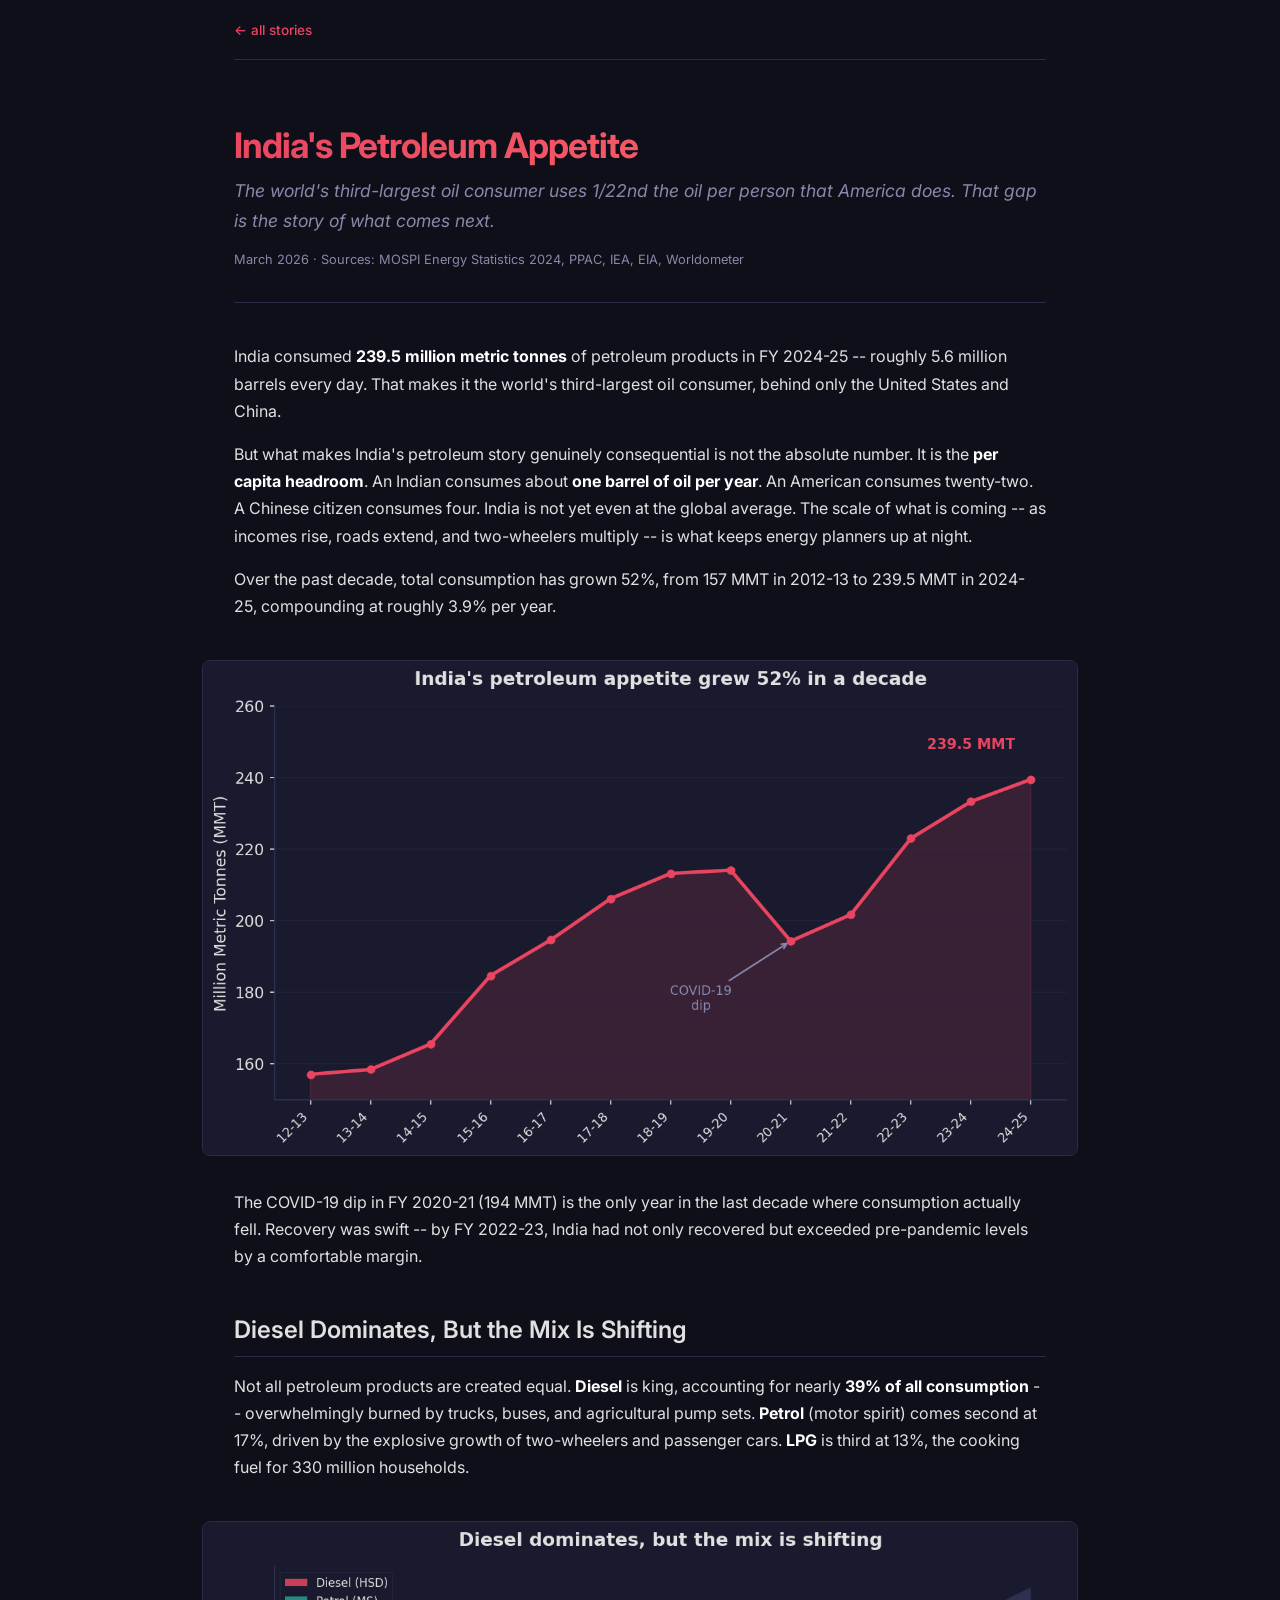
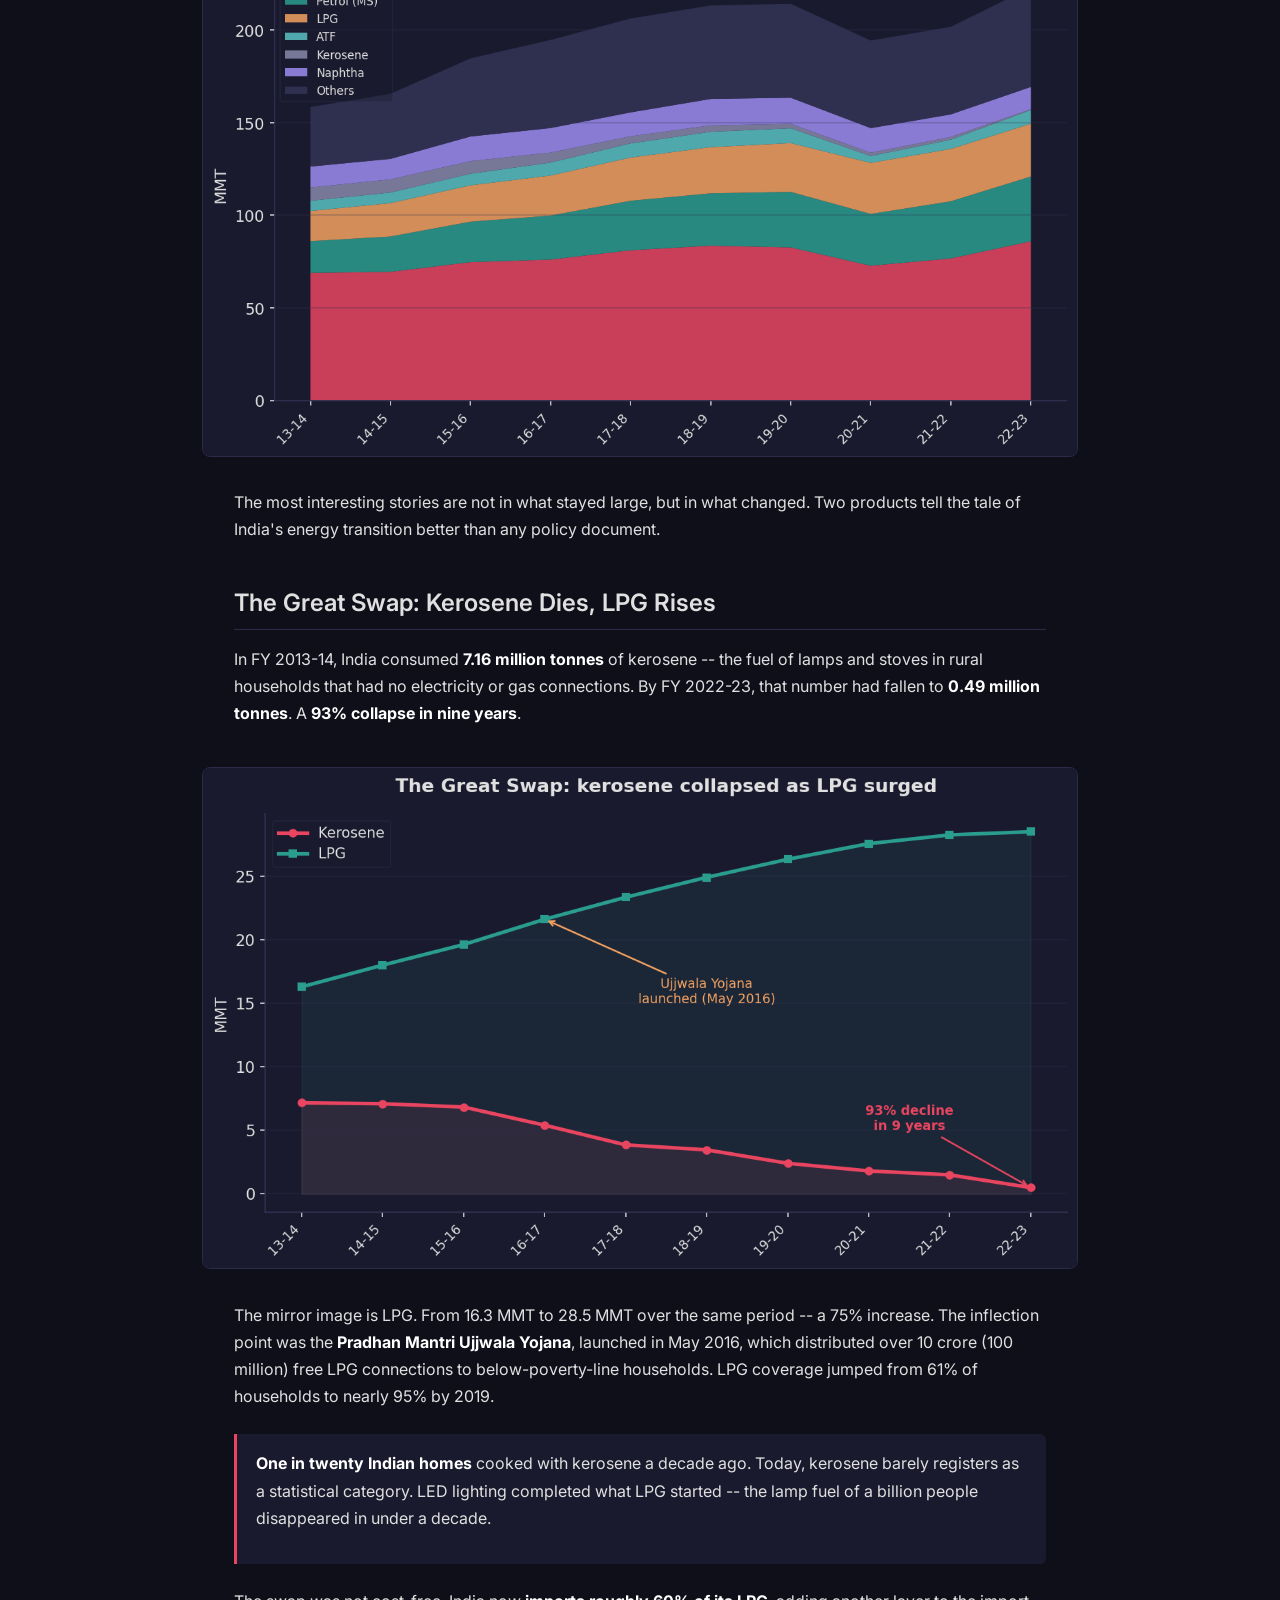
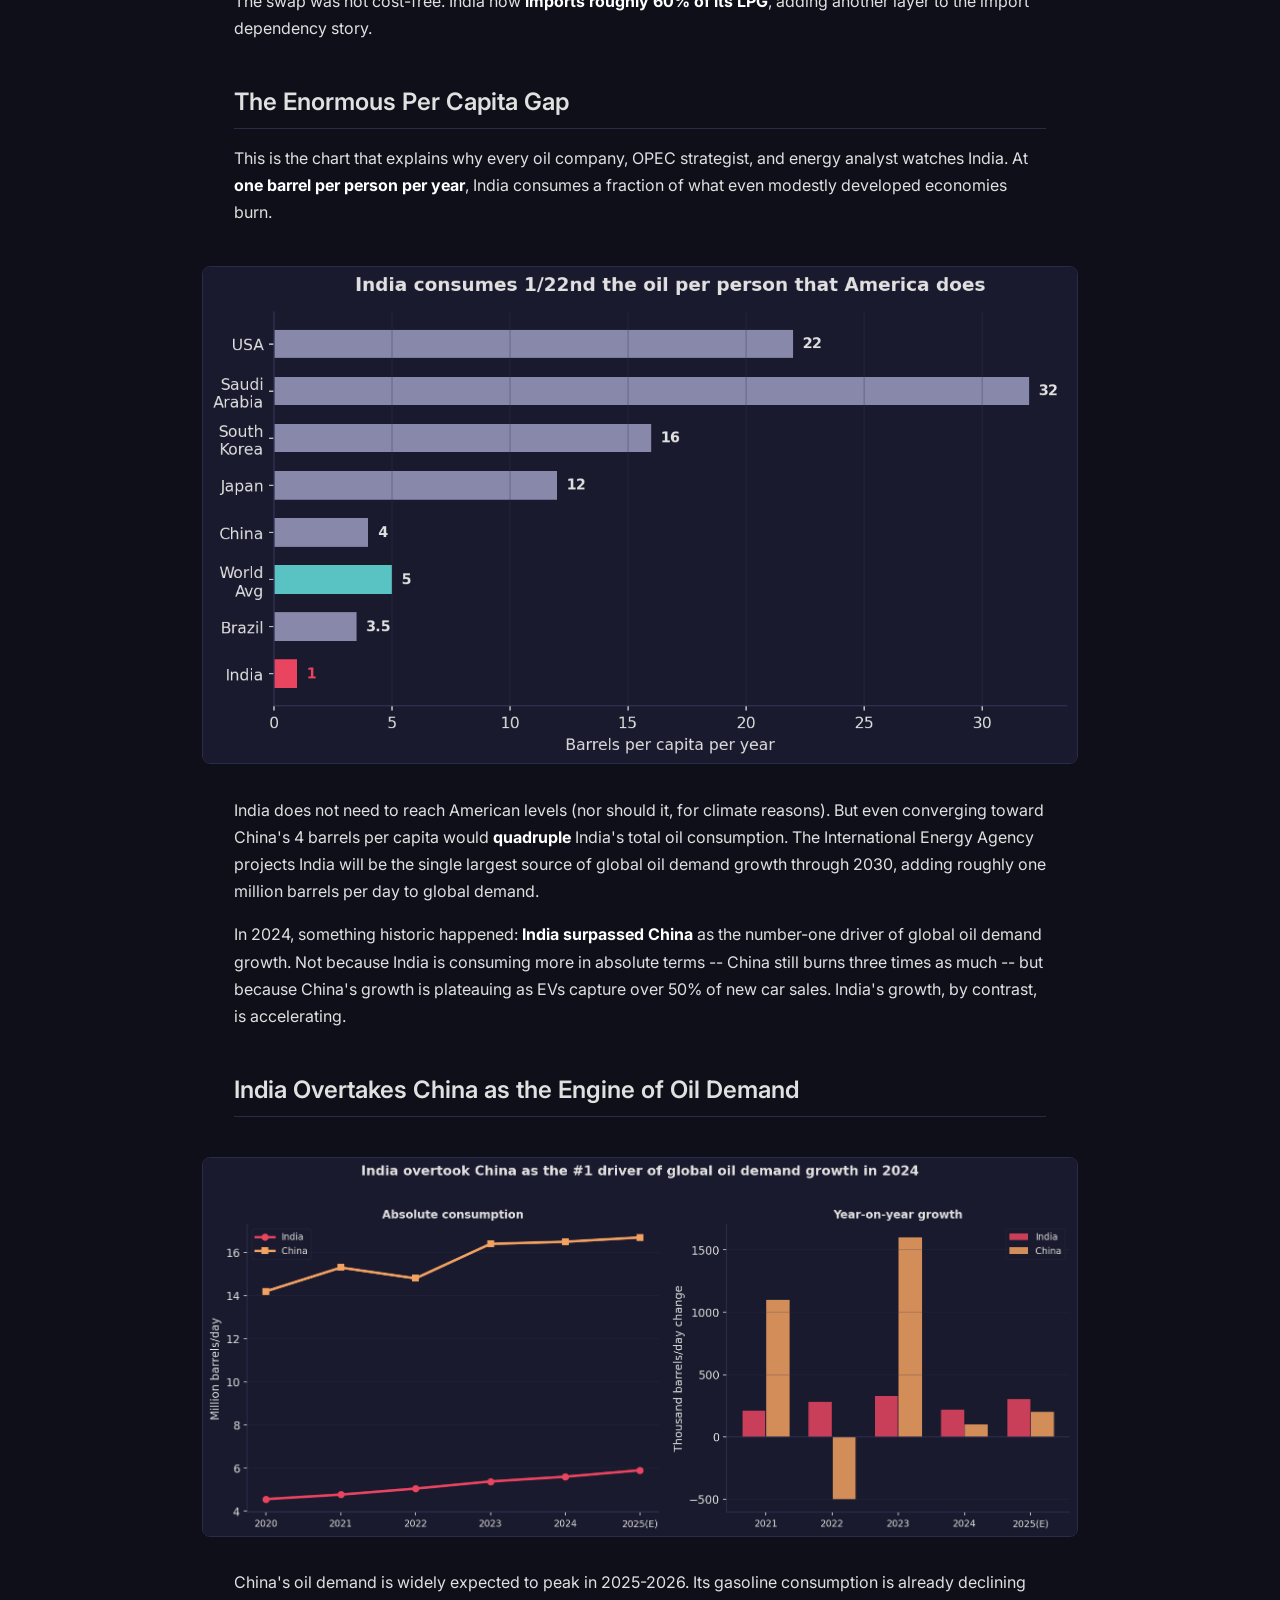
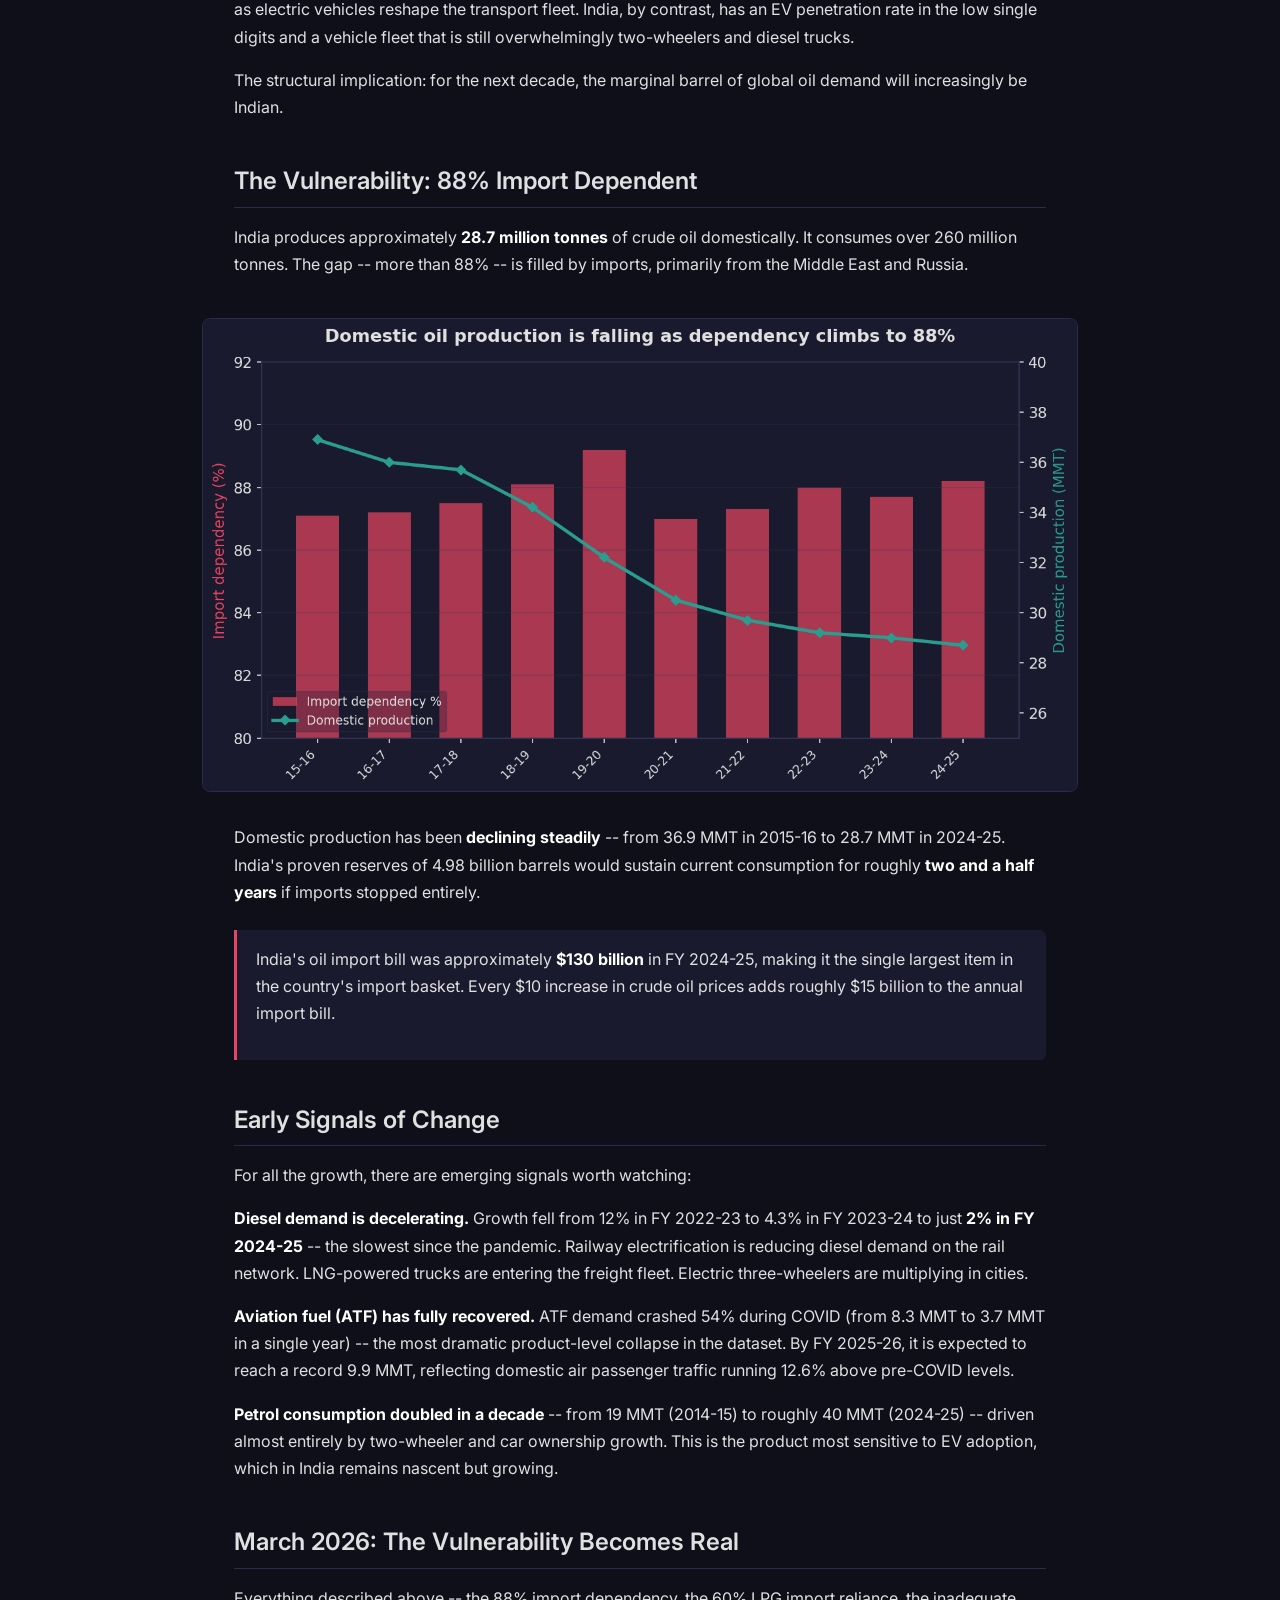
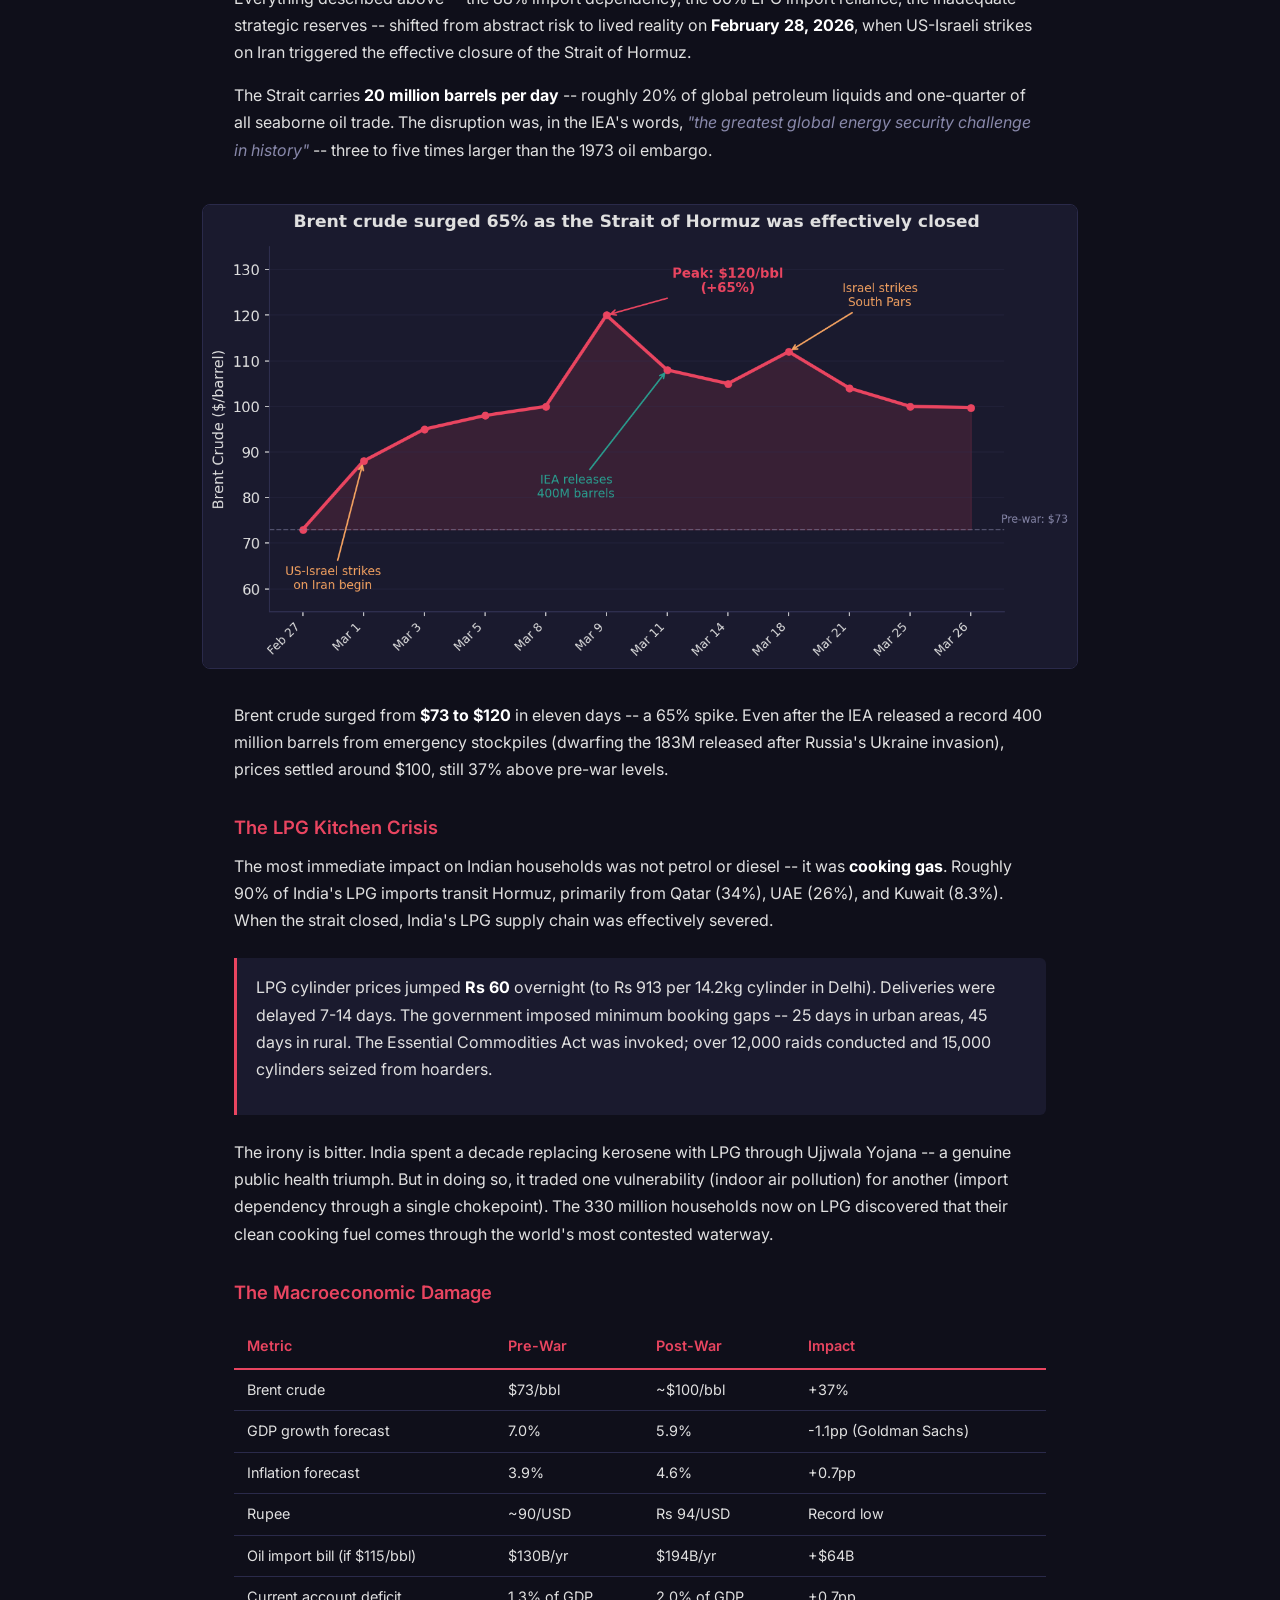
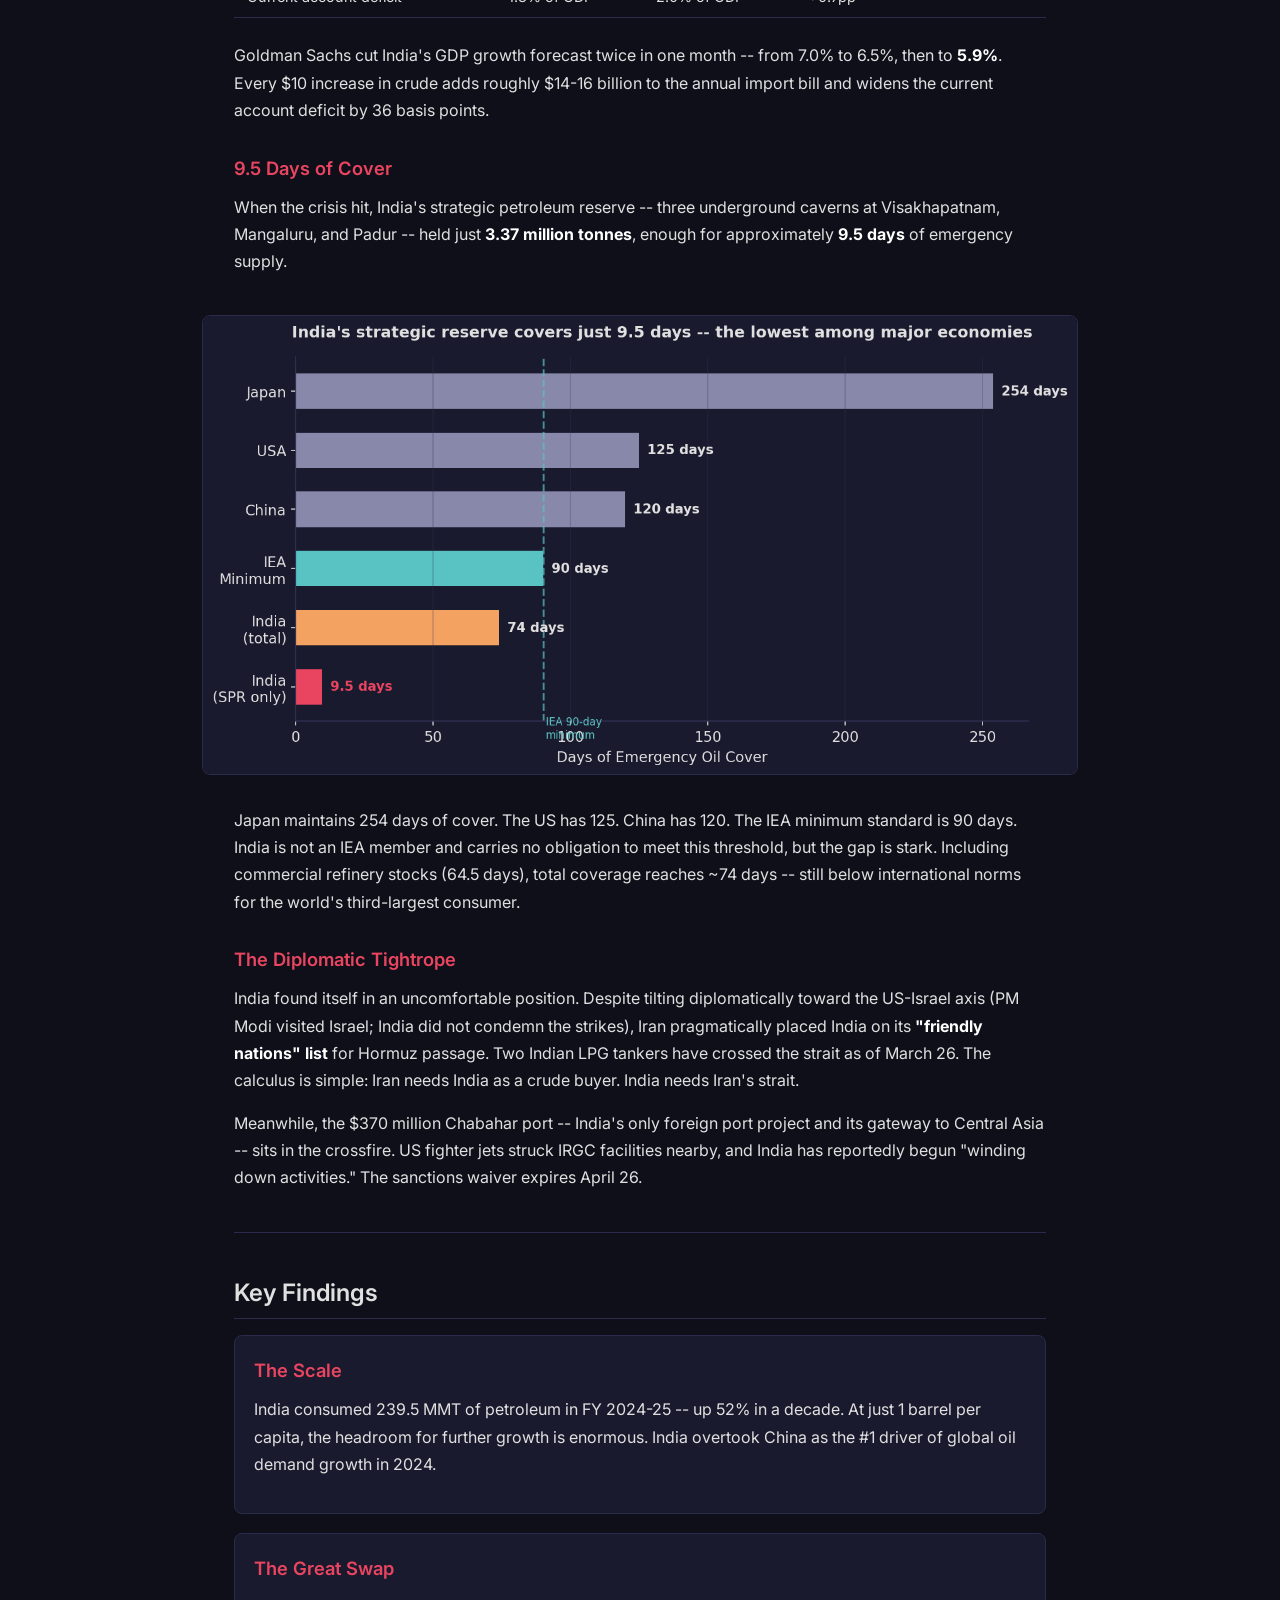
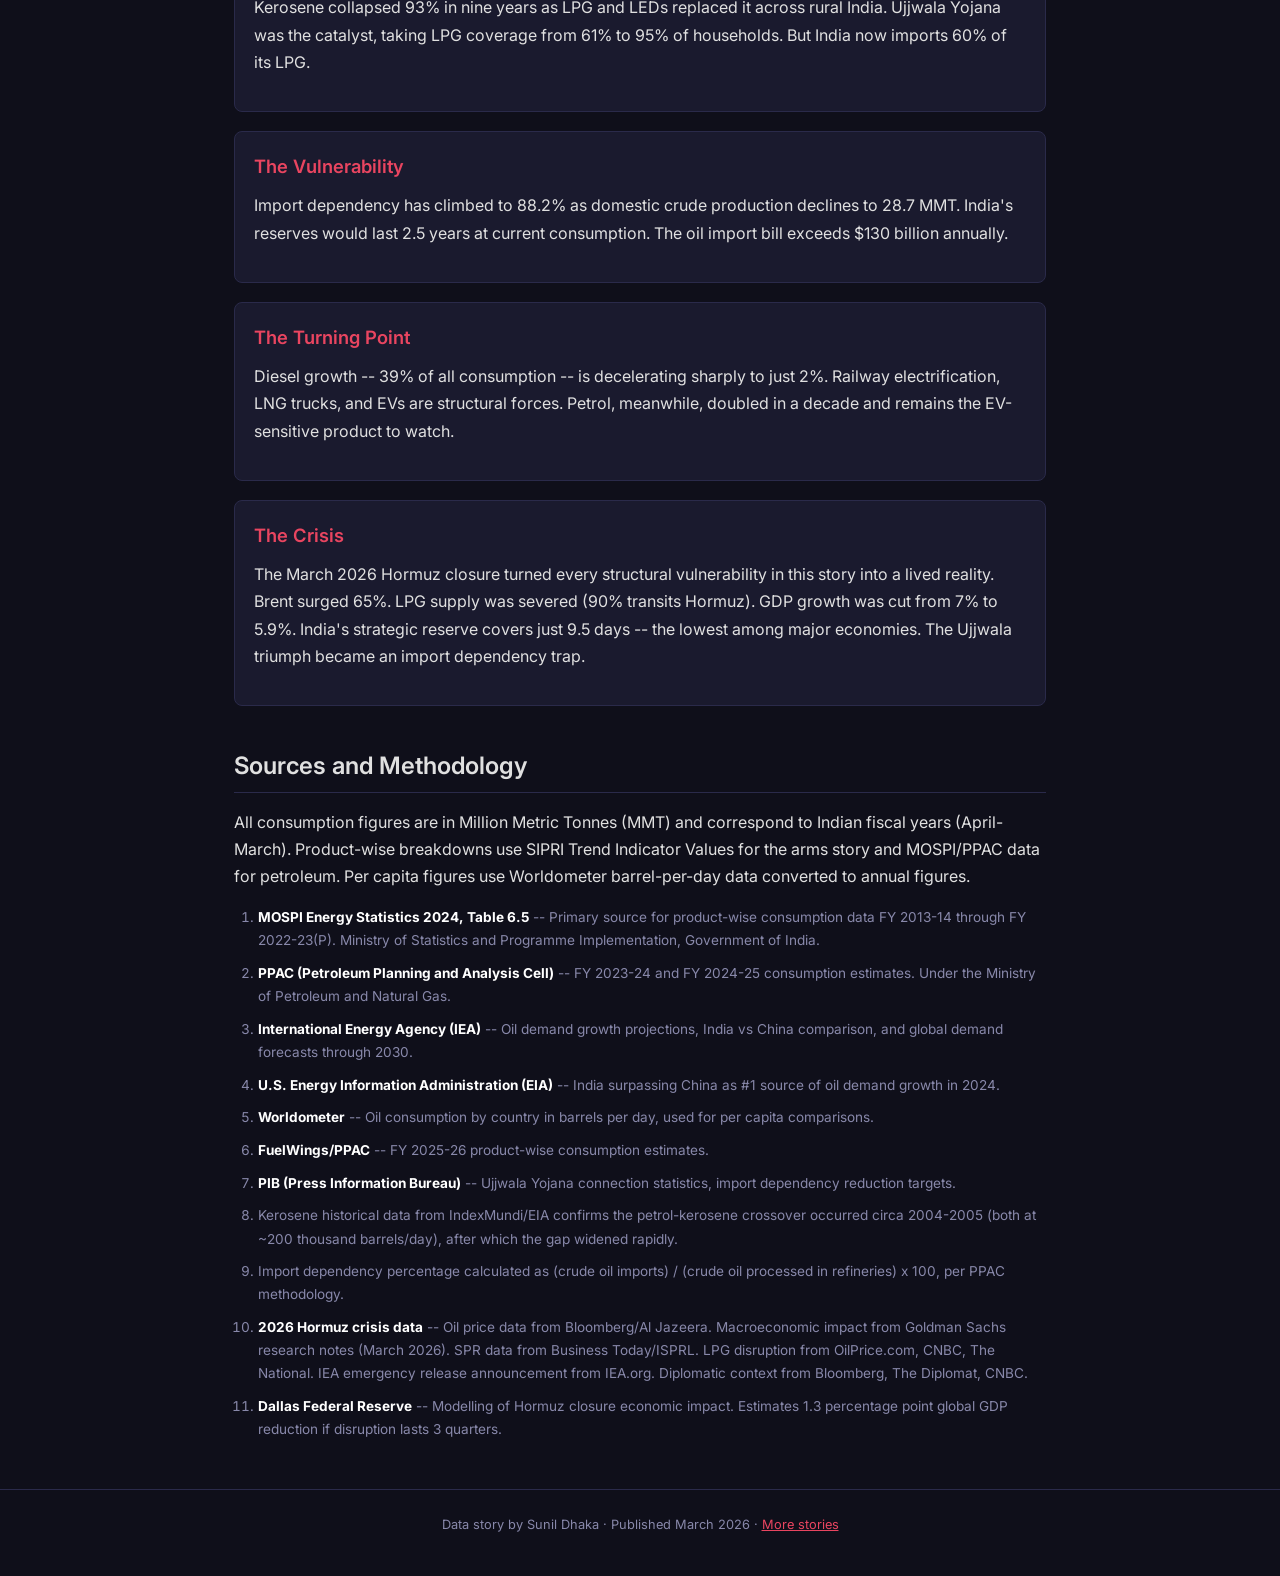
<file: india-petroleum-consumption/index.html>
<!DOCTYPE html>
<html lang="en">
<head>
  <meta charset="UTF-8">
  <meta name="viewport" content="width=device-width, initial-scale=1.0">
  <title>India's Petroleum Appetite: 239 Million Tonnes and Climbing</title>
  <link href="https://fonts.googleapis.com/css2?family=Inter:wght@400;500;600;700&display=swap" rel="stylesheet">
  <style>
    :root {
      --bg: #0F0F1A;
      --bg-card: #1A1A2E;
      --text: #E0E0E0;
      --text-muted: #8888AA;
      --accent: #E94560;
      --accent2: #0F3460;
      --border: #2A2A4A;
    }
    * { margin: 0; padding: 0; box-sizing: border-box; }
    body {
      font-family: 'Inter', -apple-system, BlinkMacSystemFont, sans-serif;
      background: var(--bg);
      color: var(--text);
      line-height: 1.7;
    }
    .container { max-width: 860px; margin: 0 auto; padding: 0 1.5rem; }
    nav { padding: 1rem 0; border-bottom: 1px solid var(--border); margin-bottom: 2rem; }
    nav a { color: var(--accent); text-decoration: none; font-size: 0.85rem; font-weight: 500; }
    nav a:hover { text-decoration: underline; }
    .hero { padding: 2rem 0 1rem; border-bottom: 1px solid var(--border); margin-bottom: 2.5rem; }
    h1 {
      font-size: 2.2rem; font-weight: 700; letter-spacing: -0.03em; line-height: 1.2;
      background: linear-gradient(135deg, var(--accent) 0%, #FF6B6B 100%);
      -webkit-background-clip: text; -webkit-text-fill-color: transparent;
      background-clip: text; margin-bottom: 0.6rem;
    }
    .subtitle { color: var(--text-muted); font-size: 1.1rem; font-style: italic; margin-bottom: 0.8rem; }
    .meta { font-size: 0.8rem; color: var(--text-muted); }
    h2 { font-size: 1.5rem; font-weight: 600; margin: 2.5rem 0 1rem; color: var(--text); padding-bottom: 0.3rem; border-bottom: 1px solid var(--border); }
    h3 { font-size: 1.15rem; font-weight: 600; margin: 1.8rem 0 0.6rem; color: var(--accent); }
    p { margin-bottom: 1rem; }
    strong { color: #fff; }
    em { color: var(--text-muted); }
    a { color: var(--accent); }
    img { width: 100%; border-radius: 8px; margin: 1.5rem 0; border: 1px solid var(--border); }
    .wide-img { width: calc(100% + 4rem); margin-left: -2rem; max-width: none; }
    table { width: 100%; border-collapse: collapse; margin: 1rem 0 1.5rem; font-size: 0.9rem; }
    th { text-align: left; padding: 0.6rem 0.8rem; border-bottom: 2px solid var(--accent); color: var(--accent); font-weight: 600; }
    td { padding: 0.5rem 0.8rem; border-bottom: 1px solid var(--border); }
    tr:hover td { background: rgba(233, 69, 96, 0.05); }
    ul, ol { margin: 0.5rem 0 1rem 1.5rem; }
    li { margin-bottom: 0.4rem; }
    hr { border: none; border-top: 1px solid var(--border); margin: 2.5rem 0; }
    .callout { background: var(--bg-card); border-left: 3px solid var(--accent); padding: 1rem 1.2rem; border-radius: 0 6px 6px 0; margin: 1.5rem 0; }
    .findings { display: grid; grid-template-columns: 1fr; gap: 1.2rem; margin: 1rem 0; }
    .finding { background: var(--bg-card); border: 1px solid var(--border); border-radius: 8px; padding: 1.2rem; }
    .finding h3 { margin-top: 0; }
    footer { border-top: 1px solid var(--border); padding: 1.5rem 0; margin-top: 3rem; text-align: center; color: var(--text-muted); font-size: 0.8rem; }
    .footnotes { font-size: 0.85rem; color: var(--text-muted); }
    .footnotes li { margin-bottom: 0.6rem; }
    @media (max-width: 600px) { h1 { font-size: 1.6rem; } h2 { font-size: 1.25rem; } .wide-img { width: 100%; margin-left: 0; } }
  </style>
</head>
<body>
  <div class="container">
    <nav><a href="../">&#8592; all stories</a></nav>

    <div class="hero">
      <h1>India's Petroleum Appetite</h1>
      <p class="subtitle">The world's third-largest oil consumer uses 1/22nd the oil per person that America does. That gap is the story of what comes next.</p>
      <p class="meta">March 2026 &middot; Sources: MOSPI Energy Statistics 2024, PPAC, IEA, EIA, Worldometer</p>
    </div>

    <!-- HOOK + CURRENT STATE -->
    <section>
      <p>India consumed <strong>239.5 million metric tonnes</strong> of petroleum products in FY 2024-25 -- roughly 5.6 million barrels every day. That makes it the world's third-largest oil consumer, behind only the United States and China.</p>

      <p>But what makes India's petroleum story genuinely consequential is not the absolute number. It is the <strong>per capita headroom</strong>. An Indian consumes about <strong>one barrel of oil per year</strong>. An American consumes twenty-two. A Chinese citizen consumes four. India is not yet even at the global average. The scale of what is coming -- as incomes rise, roads extend, and two-wheelers multiply -- is what keeps energy planners up at night.</p>

      <p>Over the past decade, total consumption has grown 52%, from 157 MMT in 2012-13 to 239.5 MMT in 2024-25, compounding at roughly 3.9% per year.</p>

      <img src="01-total-consumption.png" alt="India's total petroleum consumption grew from 157 MMT in 2012-13 to 239.5 MMT in 2024-25, a 52% increase with a COVID dip in 2020-21" class="wide-img">

      <p>The COVID-19 dip in FY 2020-21 (194 MMT) is the only year in the last decade where consumption actually fell. Recovery was swift -- by FY 2022-23, India had not only recovered but exceeded pre-pandemic levels by a comfortable margin.</p>
    </section>

    <!-- PRODUCT MIX -->
    <h2>Diesel Dominates, But the Mix Is Shifting</h2>
    <section>
      <p>Not all petroleum products are created equal. <strong>Diesel</strong> is king, accounting for nearly <strong>39% of all consumption</strong> -- overwhelmingly burned by trucks, buses, and agricultural pump sets. <strong>Petrol</strong> (motor spirit) comes second at 17%, driven by the explosive growth of two-wheelers and passenger cars. <strong>LPG</strong> is third at 13%, the cooking fuel for 330 million households.</p>

      <img src="02-product-mix.png" alt="Stacked area chart showing product-wise petroleum consumption. Diesel dominates at 39%, followed by petrol at 17% and LPG at 13%. Kerosene has virtually disappeared." class="wide-img">

      <p>The most interesting stories are not in what stayed large, but in what changed. Two products tell the tale of India's energy transition better than any policy document.</p>
    </section>

    <!-- KEROSENE vs LPG -->
    <h2>The Great Swap: Kerosene Dies, LPG Rises</h2>
    <section>
      <p>In FY 2013-14, India consumed <strong>7.16 million tonnes</strong> of kerosene -- the fuel of lamps and stoves in rural households that had no electricity or gas connections. By FY 2022-23, that number had fallen to <strong>0.49 million tonnes</strong>. A <strong>93% collapse in nine years</strong>.</p>

      <img src="03-kerosene-vs-lpg.png" alt="Kerosene consumption fell 93% from 7.16 MMT to 0.49 MMT between 2013-14 and 2022-23, while LPG rose from 16.29 MMT to 28.50 MMT. The Ujjwala Yojana launch in May 2016 is annotated." class="wide-img">

      <p>The mirror image is LPG. From 16.3 MMT to 28.5 MMT over the same period -- a 75% increase. The inflection point was the <strong>Pradhan Mantri Ujjwala Yojana</strong>, launched in May 2016, which distributed over 10 crore (100 million) free LPG connections to below-poverty-line households. LPG coverage jumped from 61% of households to nearly 95% by 2019.</p>

      <div class="callout">
        <p><strong>One in twenty Indian homes</strong> cooked with kerosene a decade ago. Today, kerosene barely registers as a statistical category. LED lighting completed what LPG started -- the lamp fuel of a billion people disappeared in under a decade.</p>
      </div>

      <p>The swap was not cost-free. India now <strong>imports roughly 60% of its LPG</strong>, adding another layer to the import dependency story.</p>
    </section>

    <!-- PER CAPITA -->
    <h2>The Enormous Per Capita Gap</h2>
    <section>
      <p>This is the chart that explains why every oil company, OPEC strategist, and energy analyst watches India. At <strong>one barrel per person per year</strong>, India consumes a fraction of what even modestly developed economies burn.</p>

      <img src="04-per-capita.png" alt="Horizontal bar chart comparing per capita oil consumption. USA at 22 barrels/year, Saudi Arabia at 32, South Korea at 16, Japan at 12, China at 4, World average at 5, Brazil at 3.5, India at 1." class="wide-img">

      <p>India does not need to reach American levels (nor should it, for climate reasons). But even converging toward China's 4 barrels per capita would <strong>quadruple</strong> India's total oil consumption. The International Energy Agency projects India will be the single largest source of global oil demand growth through 2030, adding roughly one million barrels per day to global demand.</p>

      <p>In 2024, something historic happened: <strong>India surpassed China</strong> as the number-one driver of global oil demand growth. Not because India is consuming more in absolute terms -- China still burns three times as much -- but because China's growth is plateauing as EVs capture over 50% of new car sales. India's growth, by contrast, is accelerating.</p>
    </section>

    <!-- INDIA vs CHINA -->
    <h2>India Overtakes China as the Engine of Oil Demand</h2>
    <section>
      <img src="06-india-vs-china.png" alt="Two panel chart. Left: absolute consumption showing China at 16.7 million b/d vs India at 5.9 million b/d. Right: year-on-year growth showing India consistently growing 200-330 thousand b/d while China's growth is volatile and slowing." class="wide-img">

      <p>China's oil demand is widely expected to peak in 2025-2026. Its gasoline consumption is already declining as electric vehicles reshape the transport fleet. India, by contrast, has an EV penetration rate in the low single digits and a vehicle fleet that is still overwhelmingly two-wheelers and diesel trucks.</p>

      <p>The structural implication: for the next decade, the marginal barrel of global oil demand will increasingly be Indian.</p>
    </section>

    <!-- IMPORT DEPENDENCY -->
    <h2>The Vulnerability: 88% Import Dependent</h2>
    <section>
      <p>India produces approximately <strong>28.7 million tonnes</strong> of crude oil domestically. It consumes over 260 million tonnes. The gap -- more than 88% -- is filled by imports, primarily from the Middle East and Russia.</p>

      <img src="05-import-dependency.png" alt="Dual-axis chart showing import dependency rising from 87.1% to 88.2% between 2015-16 and 2024-25, while domestic crude oil production fell from 36.9 MMT to 28.7 MMT." class="wide-img">

      <p>Domestic production has been <strong>declining steadily</strong> -- from 36.9 MMT in 2015-16 to 28.7 MMT in 2024-25. India's proven reserves of 4.98 billion barrels would sustain current consumption for roughly <strong>two and a half years</strong> if imports stopped entirely.</p>

      <div class="callout">
        <p>India's oil import bill was approximately <strong>$130 billion</strong> in FY 2024-25, making it the single largest item in the country's import basket. Every $10 increase in crude oil prices adds roughly $15 billion to the annual import bill.</p>
      </div>
    </section>

    <!-- EMERGING SIGNALS -->
    <h2>Early Signals of Change</h2>
    <section>
      <p>For all the growth, there are emerging signals worth watching:</p>

      <p><strong>Diesel demand is decelerating.</strong> Growth fell from 12% in FY 2022-23 to 4.3% in FY 2023-24 to just <strong>2% in FY 2024-25</strong> -- the slowest since the pandemic. Railway electrification is reducing diesel demand on the rail network. LNG-powered trucks are entering the freight fleet. Electric three-wheelers are multiplying in cities.</p>

      <p><strong>Aviation fuel (ATF) has fully recovered.</strong> ATF demand crashed 54% during COVID (from 8.3 MMT to 3.7 MMT in a single year) -- the most dramatic product-level collapse in the dataset. By FY 2025-26, it is expected to reach a record 9.9 MMT, reflecting domestic air passenger traffic running 12.6% above pre-COVID levels.</p>

      <p><strong>Petrol consumption doubled in a decade</strong> -- from 19 MMT (2014-15) to roughly 40 MMT (2024-25) -- driven almost entirely by two-wheeler and car ownership growth. This is the product most sensitive to EV adoption, which in India remains nascent but growing.</p>
    </section>

    <!-- HORMUZ CRISIS -->
    <h2>March 2026: The Vulnerability Becomes Real</h2>
    <section>
      <p>Everything described above -- the 88% import dependency, the 60% LPG import reliance, the inadequate strategic reserves -- shifted from abstract risk to lived reality on <strong>February 28, 2026</strong>, when US-Israeli strikes on Iran triggered the effective closure of the Strait of Hormuz.</p>

      <p>The Strait carries <strong>20 million barrels per day</strong> -- roughly 20% of global petroleum liquids and one-quarter of all seaborne oil trade. The disruption was, in the IEA's words, <em>"the greatest global energy security challenge in history"</em> -- three to five times larger than the 1973 oil embargo.</p>

      <img src="07-brent-hormuz-crisis.png" alt="Brent crude surged from $73 on Feb 27 to $120 on March 9 -- a 65% spike. Annotated with key events: US-Israel strikes, IEA emergency release of 400M barrels, and Israel's strike on South Pars gasfield." class="wide-img">

      <p>Brent crude surged from <strong>$73 to $120</strong> in eleven days -- a 65% spike. Even after the IEA released a record 400 million barrels from emergency stockpiles (dwarfing the 183M released after Russia's Ukraine invasion), prices settled around $100, still 37% above pre-war levels.</p>

      <h3>The LPG Kitchen Crisis</h3>
      <p>The most immediate impact on Indian households was not petrol or diesel -- it was <strong>cooking gas</strong>. Roughly 90% of India's LPG imports transit Hormuz, primarily from Qatar (34%), UAE (26%), and Kuwait (8.3%). When the strait closed, India's LPG supply chain was effectively severed.</p>

      <div class="callout">
        <p>LPG cylinder prices jumped <strong>Rs 60</strong> overnight (to Rs 913 per 14.2kg cylinder in Delhi). Deliveries were delayed 7-14 days. The government imposed minimum booking gaps -- 25 days in urban areas, 45 days in rural. The Essential Commodities Act was invoked; over 12,000 raids conducted and 15,000 cylinders seized from hoarders.</p>
      </div>

      <p>The irony is bitter. India spent a decade replacing kerosene with LPG through Ujjwala Yojana -- a genuine public health triumph. But in doing so, it traded one vulnerability (indoor air pollution) for another (import dependency through a single chokepoint). The 330 million households now on LPG discovered that their clean cooking fuel comes through the world's most contested waterway.</p>

      <h3>The Macroeconomic Damage</h3>
      <table>
        <thead><tr><th>Metric</th><th>Pre-War</th><th>Post-War</th><th>Impact</th></tr></thead>
        <tbody>
          <tr><td>Brent crude</td><td>$73/bbl</td><td>~$100/bbl</td><td>+37%</td></tr>
          <tr><td>GDP growth forecast</td><td>7.0%</td><td>5.9%</td><td>-1.1pp (Goldman Sachs)</td></tr>
          <tr><td>Inflation forecast</td><td>3.9%</td><td>4.6%</td><td>+0.7pp</td></tr>
          <tr><td>Rupee</td><td>~90/USD</td><td>Rs 94/USD</td><td>Record low</td></tr>
          <tr><td>Oil import bill (if $115/bbl)</td><td>$130B/yr</td><td>$194B/yr</td><td>+$64B</td></tr>
          <tr><td>Current account deficit</td><td>1.3% of GDP</td><td>2.0% of GDP</td><td>+0.7pp</td></tr>
        </tbody>
      </table>

      <p>Goldman Sachs cut India's GDP growth forecast twice in one month -- from 7.0% to 6.5%, then to <strong>5.9%</strong>. Every $10 increase in crude adds roughly $14-16 billion to the annual import bill and widens the current account deficit by 36 basis points.</p>

      <h3>9.5 Days of Cover</h3>
      <p>When the crisis hit, India's strategic petroleum reserve -- three underground caverns at Visakhapatnam, Mangaluru, and Padur -- held just <strong>3.37 million tonnes</strong>, enough for approximately <strong>9.5 days</strong> of emergency supply.</p>

      <img src="08-spr-comparison.png" alt="Strategic petroleum reserve comparison: Japan 254 days, USA 125, China 120, IEA minimum 90, India total 74 days (including commercial stocks), India SPR only 9.5 days." class="wide-img">

      <p>Japan maintains 254 days of cover. The US has 125. China has 120. The IEA minimum standard is 90 days. India is not an IEA member and carries no obligation to meet this threshold, but the gap is stark. Including commercial refinery stocks (64.5 days), total coverage reaches ~74 days -- still below international norms for the world's third-largest consumer.</p>

      <h3>The Diplomatic Tightrope</h3>
      <p>India found itself in an uncomfortable position. Despite tilting diplomatically toward the US-Israel axis (PM Modi visited Israel; India did not condemn the strikes), Iran pragmatically placed India on its <strong>"friendly nations" list</strong> for Hormuz passage. Two Indian LPG tankers have crossed the strait as of March 26. The calculus is simple: Iran needs India as a crude buyer. India needs Iran's strait.</p>

      <p>Meanwhile, the $370 million Chabahar port -- India's only foreign port project and its gateway to Central Asia -- sits in the crossfire. US fighter jets struck IRGC facilities nearby, and India has reportedly begun "winding down activities." The sanctions waiver expires April 26.</p>
    </section>

    <hr>

    <!-- KEY FINDINGS -->
    <h2>Key Findings</h2>
    <div class="findings">
      <div class="finding">
        <h3>The Scale</h3>
        <p>India consumed 239.5 MMT of petroleum in FY 2024-25 -- up 52% in a decade. At just 1 barrel per capita, the headroom for further growth is enormous. India overtook China as the #1 driver of global oil demand growth in 2024.</p>
      </div>
      <div class="finding">
        <h3>The Great Swap</h3>
        <p>Kerosene collapsed 93% in nine years as LPG and LEDs replaced it across rural India. Ujjwala Yojana was the catalyst, taking LPG coverage from 61% to 95% of households. But India now imports 60% of its LPG.</p>
      </div>
      <div class="finding">
        <h3>The Vulnerability</h3>
        <p>Import dependency has climbed to 88.2% as domestic crude production declines to 28.7 MMT. India's reserves would last 2.5 years at current consumption. The oil import bill exceeds $130 billion annually.</p>
      </div>
      <div class="finding">
        <h3>The Turning Point</h3>
        <p>Diesel growth -- 39% of all consumption -- is decelerating sharply to just 2%. Railway electrification, LNG trucks, and EVs are structural forces. Petrol, meanwhile, doubled in a decade and remains the EV-sensitive product to watch.</p>
      </div>
      <div class="finding">
        <h3>The Crisis</h3>
        <p>The March 2026 Hormuz closure turned every structural vulnerability in this story into a lived reality. Brent surged 65%. LPG supply was severed (90% transits Hormuz). GDP growth was cut from 7% to 5.9%. India's strategic reserve covers just 9.5 days -- the lowest among major economies. The Ujjwala triumph became an import dependency trap.</p>
      </div>
    </div>

    <!-- SOURCES -->
    <section class="sources">
      <h2>Sources and Methodology</h2>
      <p>All consumption figures are in Million Metric Tonnes (MMT) and correspond to Indian fiscal years (April-March). Product-wise breakdowns use SIPRI Trend Indicator Values for the arms story and MOSPI/PPAC data for petroleum. Per capita figures use Worldometer barrel-per-day data converted to annual figures.</p>
      <ol class="footnotes">
        <li><strong>MOSPI Energy Statistics 2024, Table 6.5</strong> -- Primary source for product-wise consumption data FY 2013-14 through FY 2022-23(P). Ministry of Statistics and Programme Implementation, Government of India.</li>
        <li><strong>PPAC (Petroleum Planning and Analysis Cell)</strong> -- FY 2023-24 and FY 2024-25 consumption estimates. Under the Ministry of Petroleum and Natural Gas.</li>
        <li><strong>International Energy Agency (IEA)</strong> -- Oil demand growth projections, India vs China comparison, and global demand forecasts through 2030.</li>
        <li><strong>U.S. Energy Information Administration (EIA)</strong> -- India surpassing China as #1 source of oil demand growth in 2024.</li>
        <li><strong>Worldometer</strong> -- Oil consumption by country in barrels per day, used for per capita comparisons.</li>
        <li><strong>FuelWings/PPAC</strong> -- FY 2025-26 product-wise consumption estimates.</li>
        <li><strong>PIB (Press Information Bureau)</strong> -- Ujjwala Yojana connection statistics, import dependency reduction targets.</li>
        <li>Kerosene historical data from IndexMundi/EIA confirms the petrol-kerosene crossover occurred circa 2004-2005 (both at ~200 thousand barrels/day), after which the gap widened rapidly.</li>
        <li>Import dependency percentage calculated as (crude oil imports) / (crude oil processed in refineries) x 100, per PPAC methodology.</li>
        <li><strong>2026 Hormuz crisis data</strong> -- Oil price data from Bloomberg/Al Jazeera. Macroeconomic impact from Goldman Sachs research notes (March 2026). SPR data from Business Today/ISPRL. LPG disruption from OilPrice.com, CNBC, The National. IEA emergency release announcement from IEA.org. Diplomatic context from Bloomberg, The Diplomat, CNBC.</li>
        <li><strong>Dallas Federal Reserve</strong> -- Modelling of Hormuz closure economic impact. Estimates 1.3 percentage point global GDP reduction if disruption lasts 3 quarters.</li>
      </ol>
    </section>
  </div>

  <footer>
    <div class="container">
      <p>Data story by Sunil Dhaka &middot; Published March 2026 &middot; <a href="../">More stories</a></p>
    </div>
  </footer>
</body>
</html>
</file>
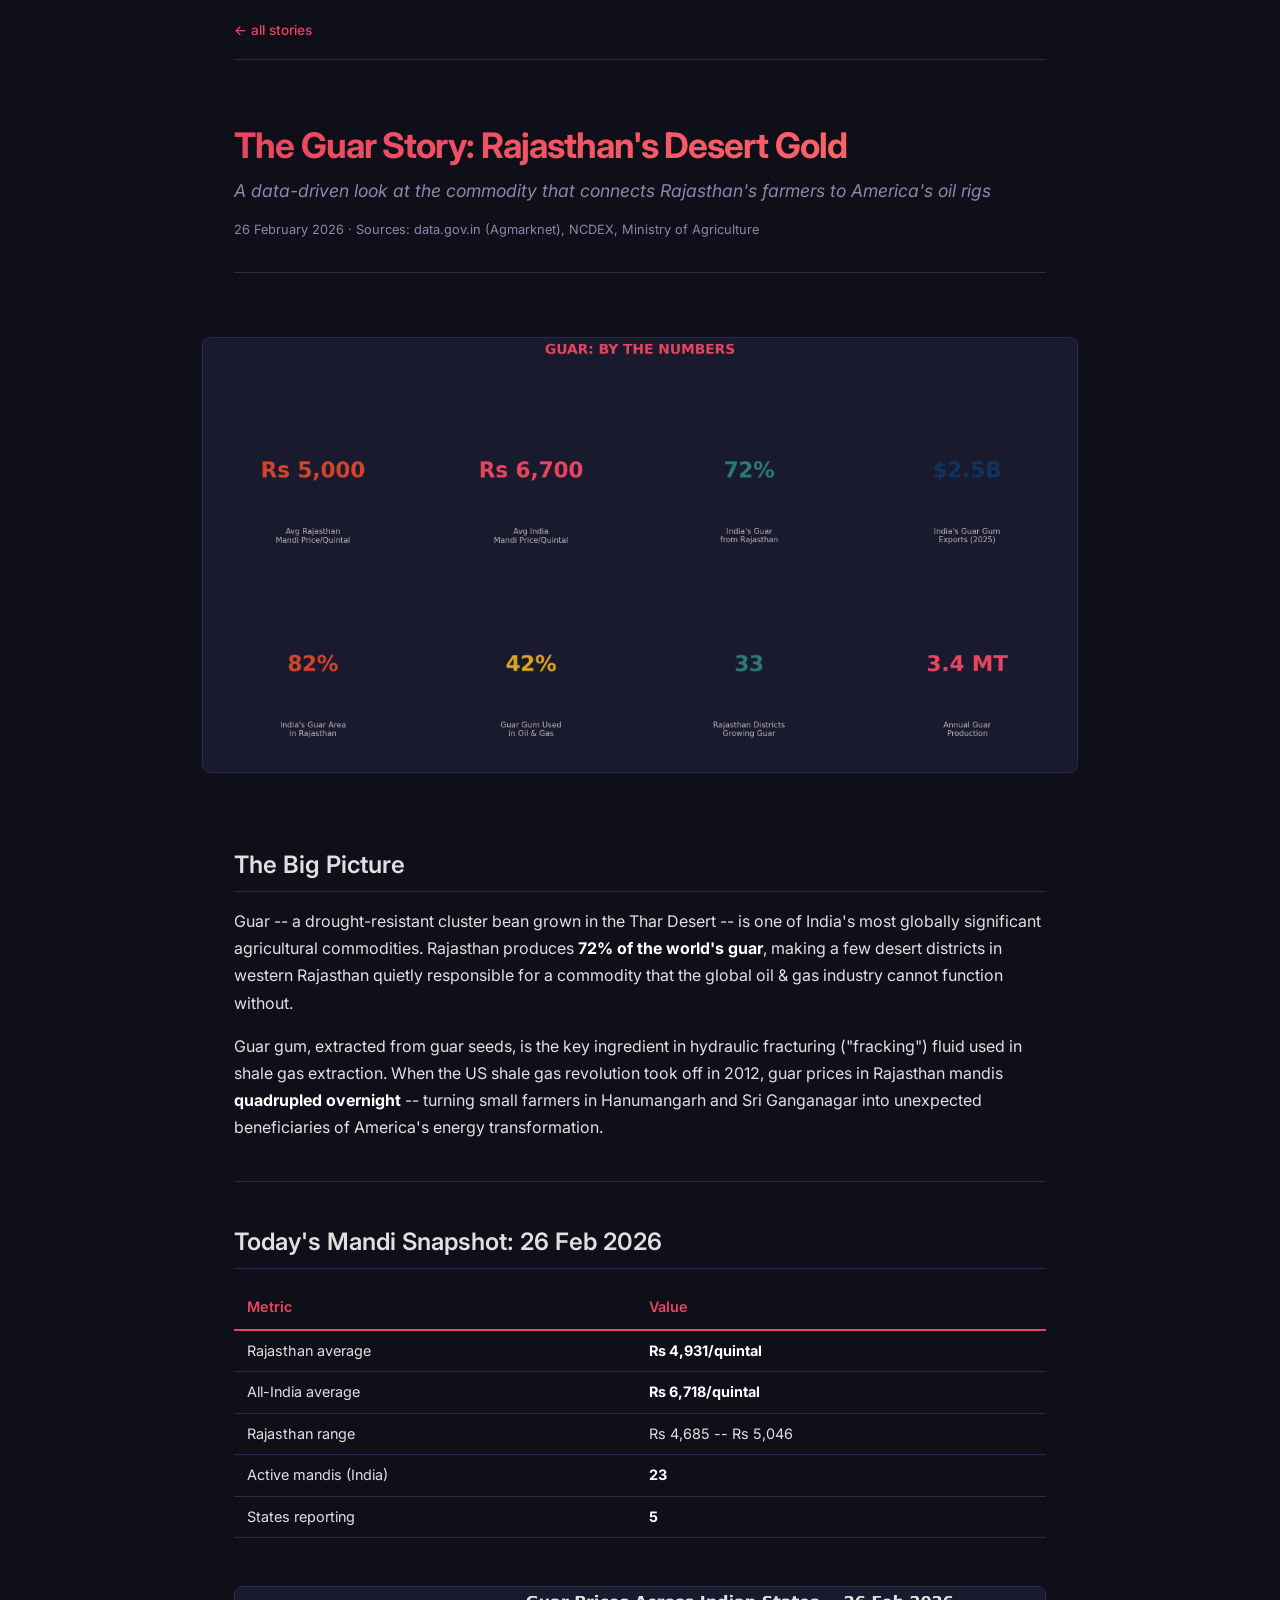
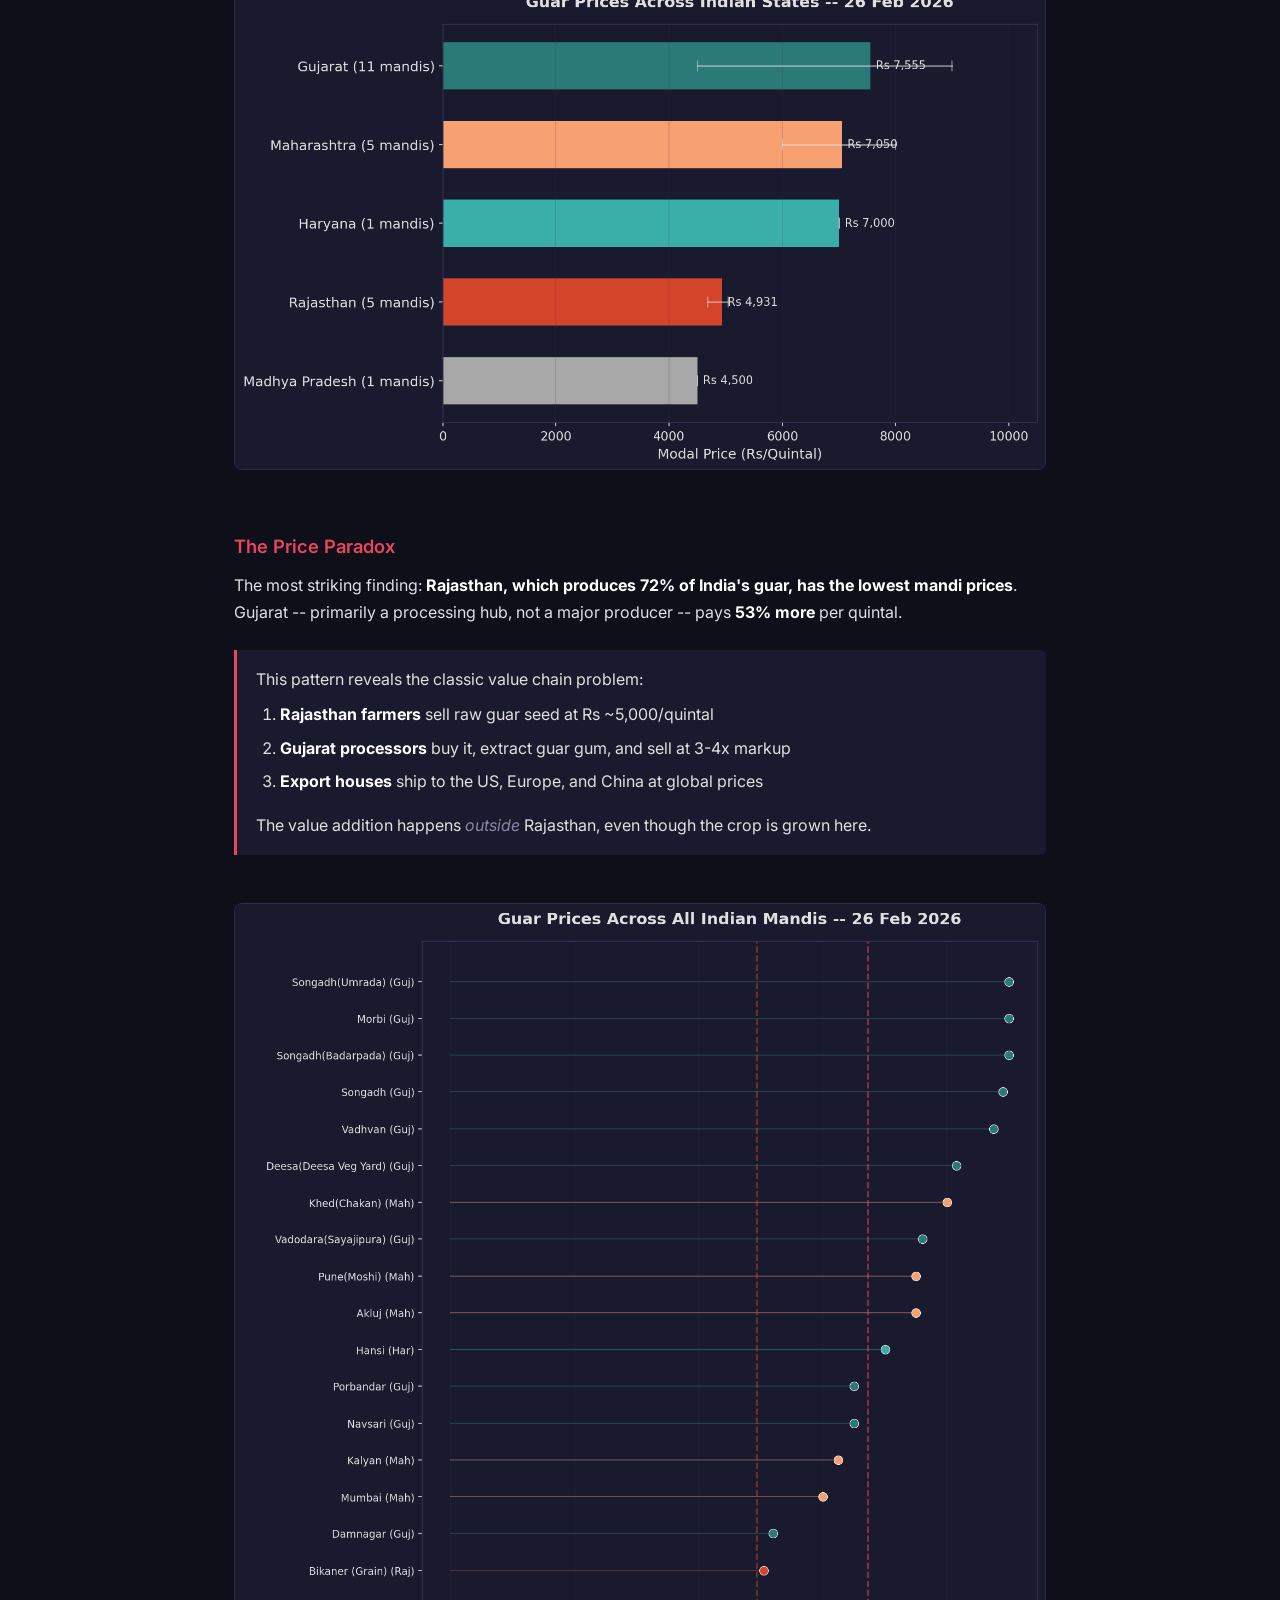
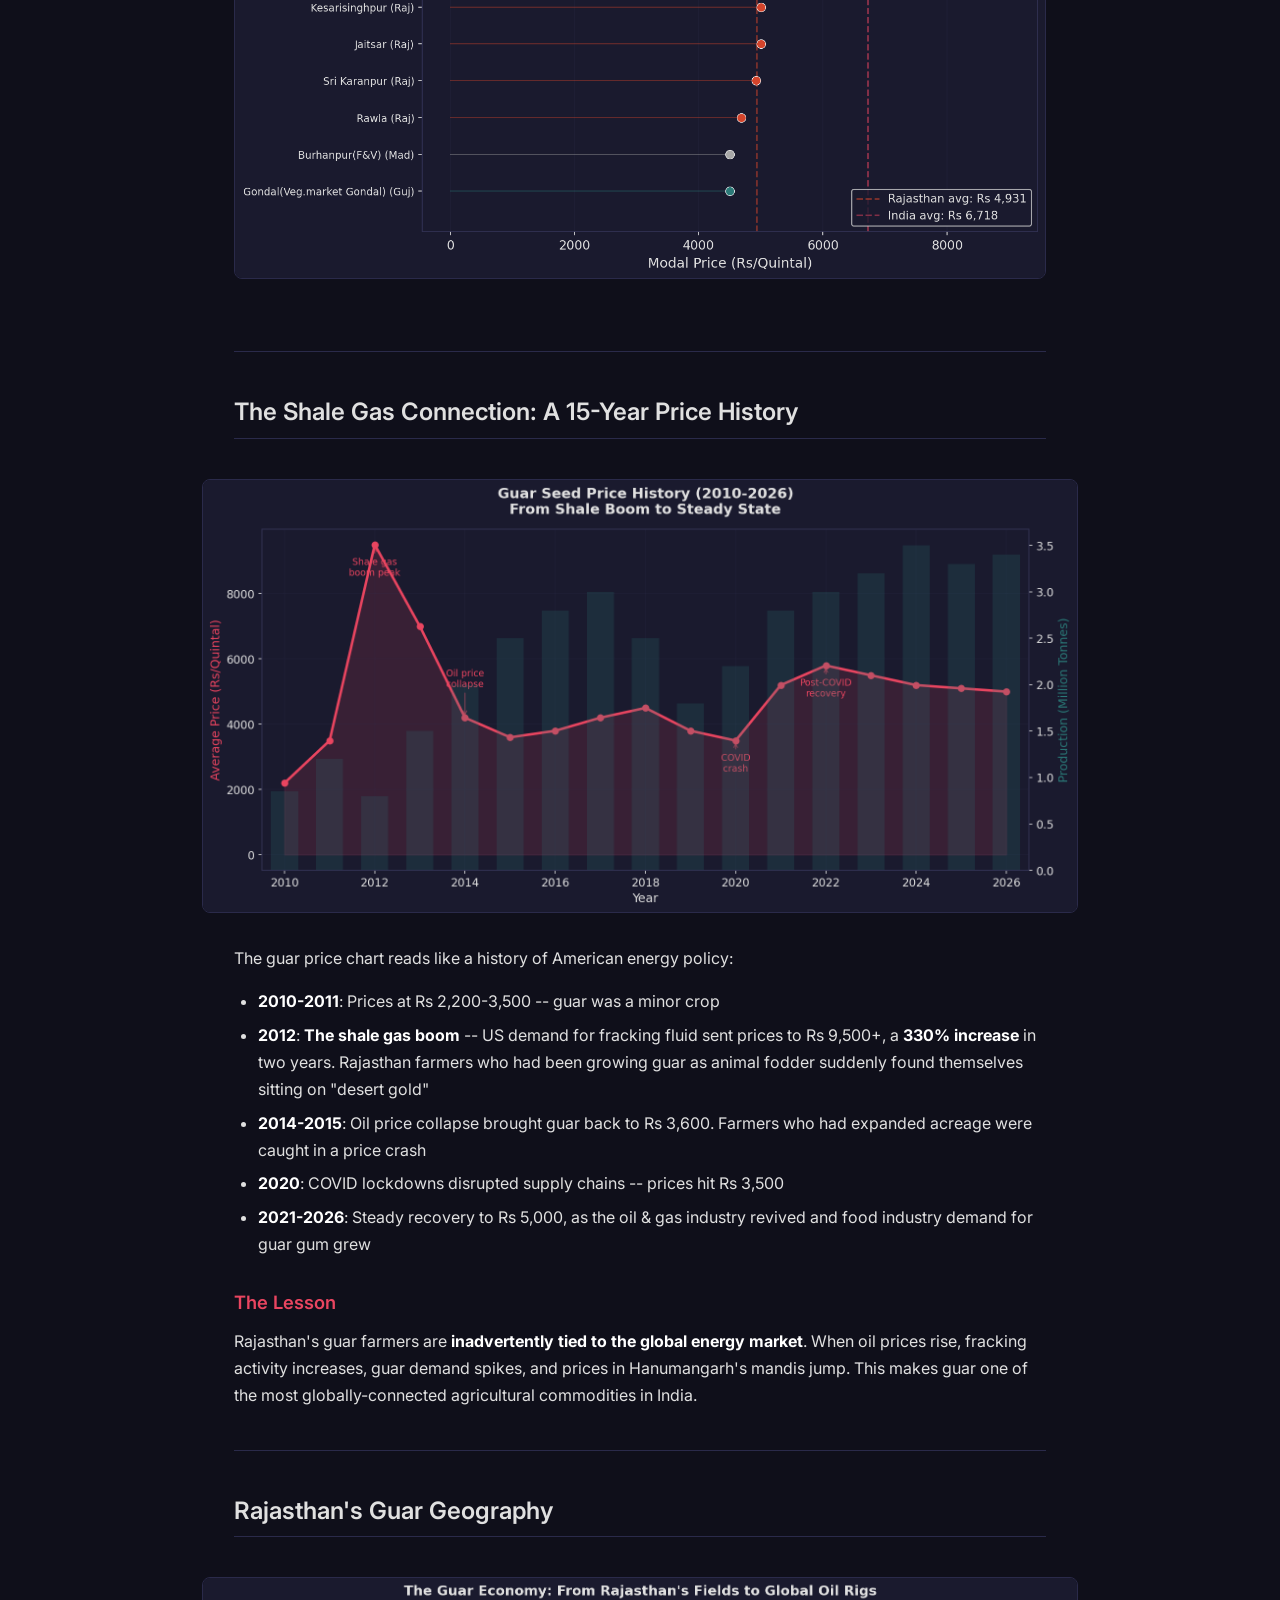
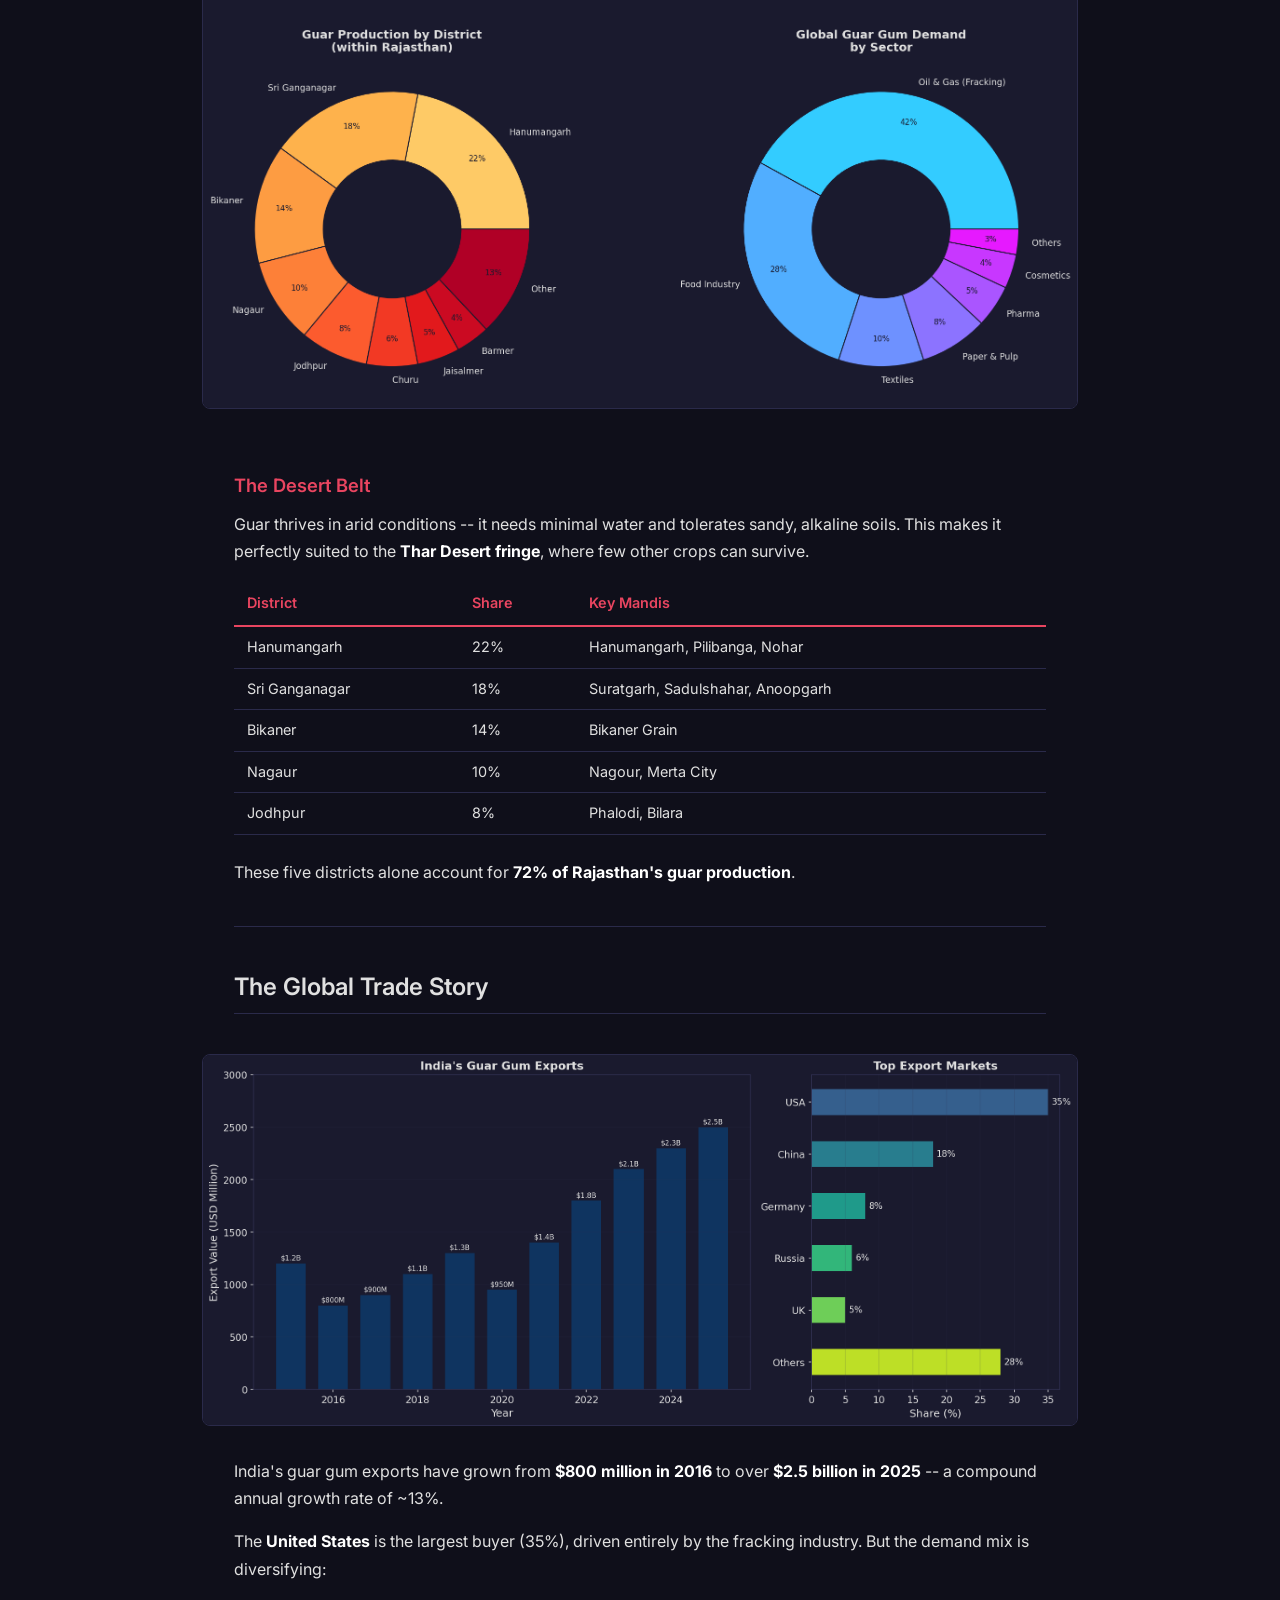
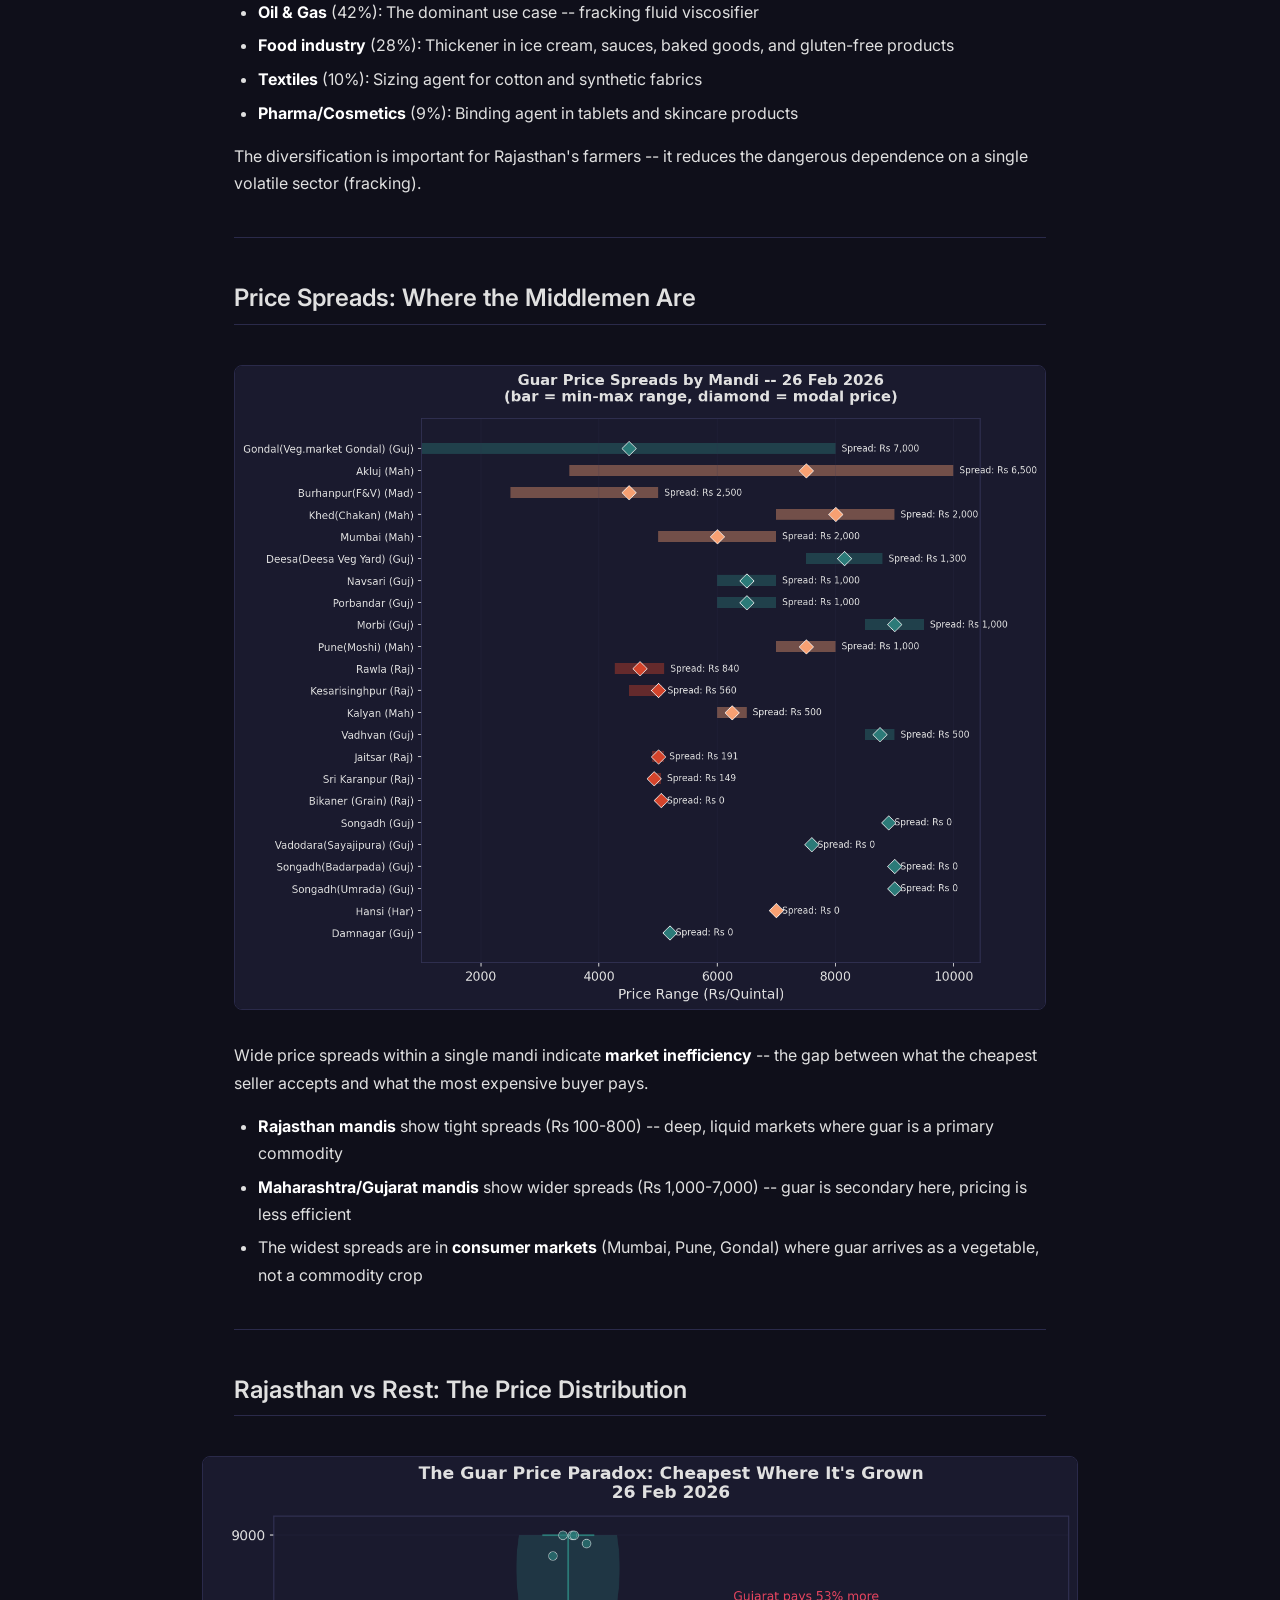
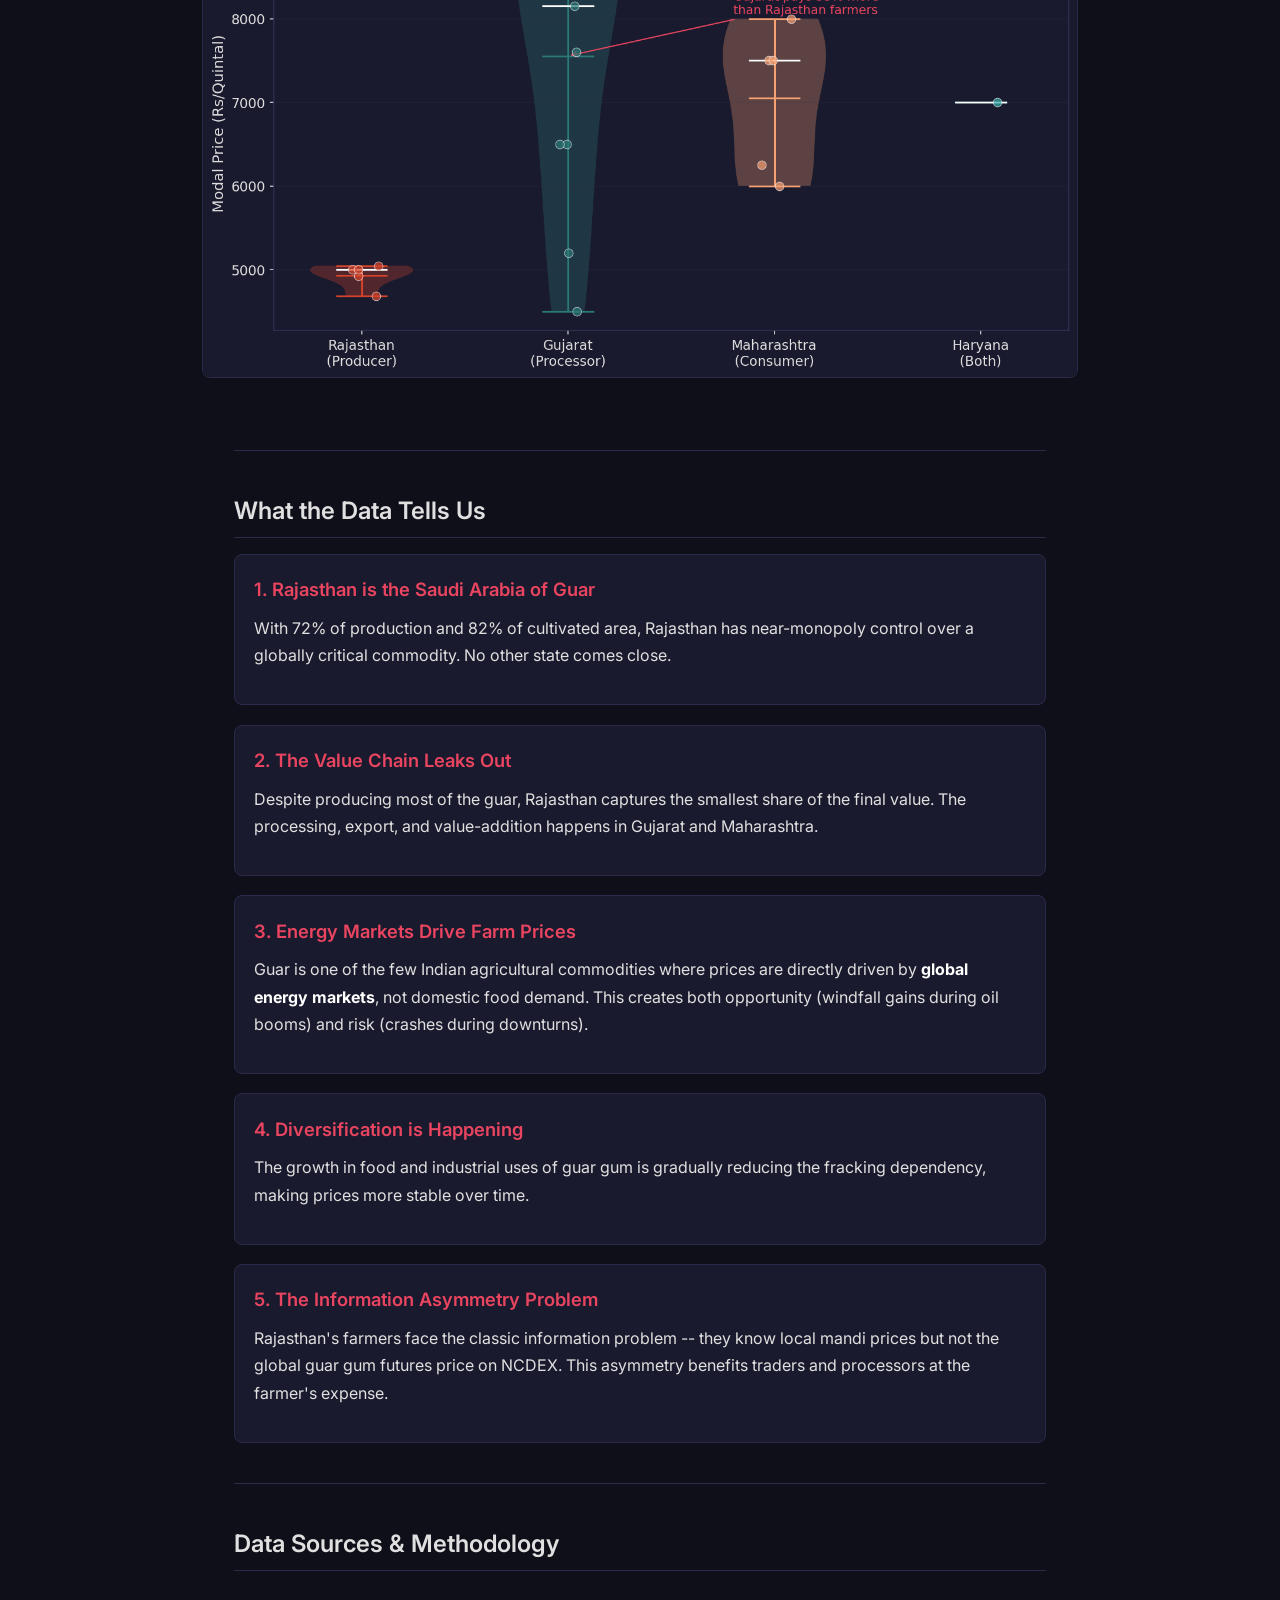
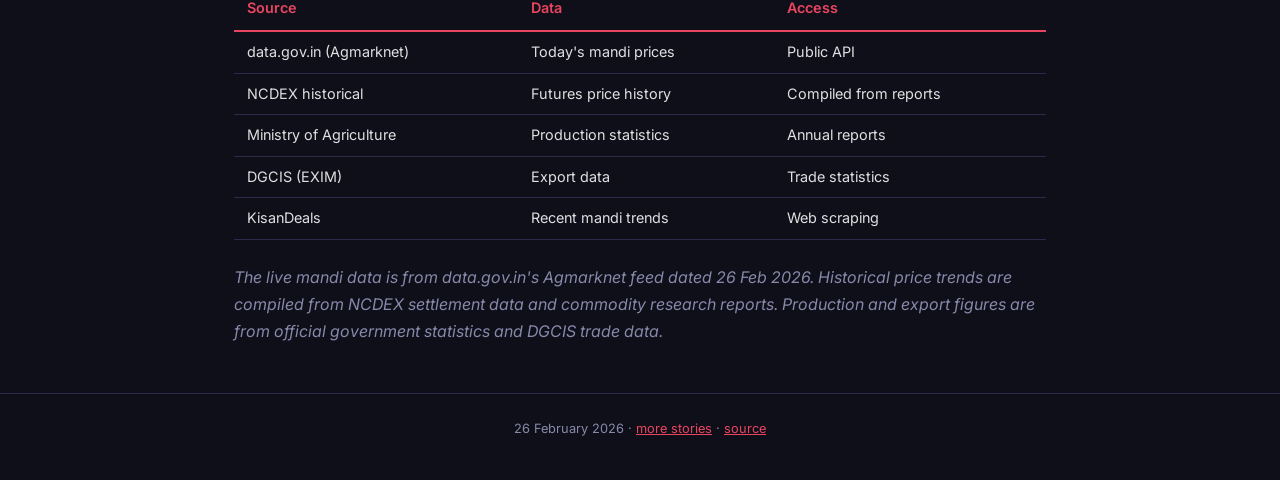
<file: rajasthan-guar/index.html>
<!DOCTYPE html>
<html lang="en">
<head>
  <meta charset="UTF-8">
  <meta name="viewport" content="width=device-width, initial-scale=1.0">
  <title>The Guar Story: Rajasthan's Desert Gold</title>
  <link href="https://fonts.googleapis.com/css2?family=Inter:wght@400;500;600;700&display=swap" rel="stylesheet">
  <style>
    :root {
      --bg: #0F0F1A;
      --bg-card: #1A1A2E;
      --text: #E0E0E0;
      --text-muted: #8888AA;
      --accent: #E94560;
      --accent2: #0F3460;
      --border: #2A2A4A;
    }
    * { margin: 0; padding: 0; box-sizing: border-box; }
    body {
      font-family: 'Inter', -apple-system, BlinkMacSystemFont, sans-serif;
      background: var(--bg);
      color: var(--text);
      line-height: 1.7;
    }
    .container { max-width: 860px; margin: 0 auto; padding: 0 1.5rem; }
    nav {
      padding: 1rem 0;
      border-bottom: 1px solid var(--border);
      margin-bottom: 2rem;
    }
    nav a {
      color: var(--accent);
      text-decoration: none;
      font-size: 0.85rem;
      font-weight: 500;
    }
    nav a:hover { text-decoration: underline; }
    .hero {
      padding: 2rem 0 1rem;
      border-bottom: 1px solid var(--border);
      margin-bottom: 2.5rem;
    }
    h1 {
      font-size: 2.2rem;
      font-weight: 700;
      letter-spacing: -0.03em;
      line-height: 1.2;
      background: linear-gradient(135deg, var(--accent) 0%, #FF6B6B 100%);
      -webkit-background-clip: text;
      -webkit-text-fill-color: transparent;
      background-clip: text;
      margin-bottom: 0.6rem;
    }
    .subtitle {
      color: var(--text-muted);
      font-size: 1.1rem;
      font-style: italic;
      margin-bottom: 0.8rem;
    }
    .meta {
      font-size: 0.8rem;
      color: var(--text-muted);
    }
    h2 {
      font-size: 1.5rem;
      font-weight: 600;
      margin: 2.5rem 0 1rem;
      color: var(--text);
      padding-bottom: 0.3rem;
      border-bottom: 1px solid var(--border);
    }
    h3 {
      font-size: 1.15rem;
      font-weight: 600;
      margin: 1.8rem 0 0.6rem;
      color: var(--accent);
    }
    p { margin-bottom: 1rem; }
    strong { color: #fff; }
    em { color: var(--text-muted); }
    a { color: var(--accent); }
    img {
      width: 100%;
      border-radius: 8px;
      margin: 1.5rem 0;
      border: 1px solid var(--border);
    }
    .wide-img {
      width: calc(100% + 4rem);
      margin-left: -2rem;
      max-width: none;
    }
    table {
      width: 100%;
      border-collapse: collapse;
      margin: 1rem 0 1.5rem;
      font-size: 0.9rem;
    }
    th {
      text-align: left;
      padding: 0.6rem 0.8rem;
      border-bottom: 2px solid var(--accent);
      color: var(--accent);
      font-weight: 600;
    }
    td {
      padding: 0.5rem 0.8rem;
      border-bottom: 1px solid var(--border);
    }
    tr:hover td { background: rgba(233, 69, 96, 0.05); }
    ul, ol {
      margin: 0.5rem 0 1rem 1.5rem;
    }
    li { margin-bottom: 0.4rem; }
    hr {
      border: none;
      border-top: 1px solid var(--border);
      margin: 2.5rem 0;
    }
    .callout {
      background: var(--bg-card);
      border-left: 3px solid var(--accent);
      padding: 1rem 1.2rem;
      border-radius: 0 6px 6px 0;
      margin: 1.5rem 0;
    }
    .findings {
      display: grid;
      grid-template-columns: 1fr;
      gap: 1.2rem;
      margin: 1rem 0;
    }
    .finding {
      background: var(--bg-card);
      border: 1px solid var(--border);
      border-radius: 8px;
      padding: 1.2rem;
    }
    .finding h3 { margin-top: 0; }
    footer {
      border-top: 1px solid var(--border);
      padding: 1.5rem 0;
      margin-top: 3rem;
      text-align: center;
      color: var(--text-muted);
      font-size: 0.8rem;
    }
    @media (max-width: 600px) {
      h1 { font-size: 1.6rem; }
      h2 { font-size: 1.25rem; }
      .wide-img { width: 100%; margin-left: 0; }
    }
  </style>
</head>
<body>
  <div class="container">
    <nav><a href="../">&#8592; all stories</a></nav>

    <div class="hero">
      <h1>The Guar Story: Rajasthan's Desert Gold</h1>
      <p class="subtitle">A data-driven look at the commodity that connects Rajasthan's farmers to America's oil rigs</p>
      <p class="meta">26 February 2026 &middot; Sources: data.gov.in (Agmarknet), NCDEX, Ministry of Agriculture</p>
    </div>

    <img src="fig7_key_numbers.png" alt="Guar by the numbers" class="wide-img">

    <h2>The Big Picture</h2>
    <p>
      Guar -- a drought-resistant cluster bean grown in the Thar Desert -- is one of India's most
      globally significant agricultural commodities. Rajasthan produces <strong>72% of the world's guar</strong>,
      making a few desert districts in western Rajasthan quietly responsible for a commodity that
      the global oil &amp; gas industry cannot function without.
    </p>
    <p>
      Guar gum, extracted from guar seeds, is the key ingredient in hydraulic fracturing ("fracking")
      fluid used in shale gas extraction. When the US shale gas revolution took off in 2012,
      guar prices in Rajasthan mandis <strong>quadrupled overnight</strong> -- turning small farmers in Hanumangarh
      and Sri Ganganagar into unexpected beneficiaries of America's energy transformation.
    </p>

    <hr>

    <h2>Today's Mandi Snapshot: 26 Feb 2026</h2>
    <table>
      <tr><th>Metric</th><th>Value</th></tr>
      <tr><td>Rajasthan average</td><td><strong>Rs 4,931/quintal</strong></td></tr>
      <tr><td>All-India average</td><td><strong>Rs 6,718/quintal</strong></td></tr>
      <tr><td>Rajasthan range</td><td>Rs 4,685 -- Rs 5,046</td></tr>
      <tr><td>Active mandis (India)</td><td><strong>23</strong></td></tr>
      <tr><td>States reporting</td><td><strong>5</strong></td></tr>
    </table>

    <img src="fig1_state_comparison.png" alt="Guar prices across Indian states">

    <h3>The Price Paradox</h3>
    <p>
      The most striking finding: <strong>Rajasthan, which produces 72% of India's guar, has the lowest
      mandi prices</strong>. Gujarat -- primarily a processing hub, not a major producer -- pays
      <strong>53% more</strong> per quintal.
    </p>
    <div class="callout">
      This pattern reveals the classic value chain problem:
      <ol>
        <li><strong>Rajasthan farmers</strong> sell raw guar seed at Rs ~5,000/quintal</li>
        <li><strong>Gujarat processors</strong> buy it, extract guar gum, and sell at 3-4x markup</li>
        <li><strong>Export houses</strong> ship to the US, Europe, and China at global prices</li>
      </ol>
      The value addition happens <em>outside</em> Rajasthan, even though the crop is grown here.
    </div>

    <img src="fig2_mandi_prices.png" alt="Guar prices across all Indian mandis">

    <hr>

    <h2>The Shale Gas Connection: A 15-Year Price History</h2>
    <img src="fig3_historical_prices.png" alt="Guar seed price history 2010-2026" class="wide-img">

    <p>The guar price chart reads like a history of American energy policy:</p>
    <ul>
      <li><strong>2010-2011</strong>: Prices at Rs 2,200-3,500 -- guar was a minor crop</li>
      <li><strong>2012</strong>: <strong>The shale gas boom</strong> -- US demand for fracking fluid sent prices to Rs 9,500+,
        a <strong>330% increase</strong> in two years. Rajasthan farmers who had been growing guar as animal
        fodder suddenly found themselves sitting on "desert gold"</li>
      <li><strong>2014-2015</strong>: Oil price collapse brought guar back to Rs 3,600. Farmers who had expanded
        acreage were caught in a price crash</li>
      <li><strong>2020</strong>: COVID lockdowns disrupted supply chains -- prices hit Rs 3,500</li>
      <li><strong>2021-2026</strong>: Steady recovery to Rs 5,000, as the oil &amp; gas industry revived and food
        industry demand for guar gum grew</li>
    </ul>

    <h3>The Lesson</h3>
    <p>
      Rajasthan's guar farmers are <strong>inadvertently tied to the global energy market</strong>. When oil
      prices rise, fracking activity increases, guar demand spikes, and prices in Hanumangarh's
      mandis jump. This makes guar one of the most globally-connected agricultural commodities
      in India.
    </p>

    <hr>

    <h2>Rajasthan's Guar Geography</h2>
    <img src="fig4_rajasthan_dominance.png" alt="Rajasthan guar production by district and global demand" class="wide-img">

    <h3>The Desert Belt</h3>
    <p>
      Guar thrives in arid conditions -- it needs minimal water and tolerates sandy, alkaline soils.
      This makes it perfectly suited to the <strong>Thar Desert fringe</strong>, where few other crops can survive.
    </p>

    <table>
      <tr><th>District</th><th>Share</th><th>Key Mandis</th></tr>
      <tr><td>Hanumangarh</td><td>22%</td><td>Hanumangarh, Pilibanga, Nohar</td></tr>
      <tr><td>Sri Ganganagar</td><td>18%</td><td>Suratgarh, Sadulshahar, Anoopgarh</td></tr>
      <tr><td>Bikaner</td><td>14%</td><td>Bikaner Grain</td></tr>
      <tr><td>Nagaur</td><td>10%</td><td>Nagour, Merta City</td></tr>
      <tr><td>Jodhpur</td><td>8%</td><td>Phalodi, Bilara</td></tr>
    </table>
    <p>These five districts alone account for <strong>72% of Rajasthan's guar production</strong>.</p>

    <hr>

    <h2>The Global Trade Story</h2>
    <img src="fig5_export_trends.png" alt="India guar gum export trends" class="wide-img">

    <p>
      India's guar gum exports have grown from <strong>$800 million in 2016</strong> to over <strong>$2.5 billion in 2025</strong> --
      a compound annual growth rate of ~13%.
    </p>
    <p>
      The <strong>United States</strong> is the largest buyer (35%), driven entirely by the fracking industry. But the
      demand mix is diversifying:
    </p>
    <ul>
      <li><strong>Oil &amp; Gas</strong> (42%): The dominant use case -- fracking fluid viscosifier</li>
      <li><strong>Food industry</strong> (28%): Thickener in ice cream, sauces, baked goods, and gluten-free products</li>
      <li><strong>Textiles</strong> (10%): Sizing agent for cotton and synthetic fabrics</li>
      <li><strong>Pharma/Cosmetics</strong> (9%): Binding agent in tablets and skincare products</li>
    </ul>
    <p>
      The diversification is important for Rajasthan's farmers -- it reduces the dangerous
      dependence on a single volatile sector (fracking).
    </p>

    <hr>

    <h2>Price Spreads: Where the Middlemen Are</h2>
    <img src="fig6_price_spread.png" alt="Guar price spreads by mandi">
    <p>
      Wide price spreads within a single mandi indicate <strong>market inefficiency</strong> -- the gap between
      what the cheapest seller accepts and what the most expensive buyer pays.
    </p>
    <ul>
      <li><strong>Rajasthan mandis</strong> show tight spreads (Rs 100-800) -- deep, liquid markets where guar is a primary commodity</li>
      <li><strong>Maharashtra/Gujarat mandis</strong> show wider spreads (Rs 1,000-7,000) -- guar is secondary here, pricing is less efficient</li>
      <li>The widest spreads are in <strong>consumer markets</strong> (Mumbai, Pune, Gondal) where guar arrives as a vegetable, not a commodity crop</li>
    </ul>

    <hr>

    <h2>Rajasthan vs Rest: The Price Distribution</h2>
    <img src="fig8_rajasthan_vs_rest.png" alt="The guar price paradox -- cheapest where it's grown" class="wide-img">

    <hr>

    <h2>What the Data Tells Us</h2>
    <div class="findings">
      <div class="finding">
        <h3>1. Rajasthan is the Saudi Arabia of Guar</h3>
        <p>With 72% of production and 82% of cultivated area, Rajasthan has near-monopoly control
          over a globally critical commodity. No other state comes close.</p>
      </div>
      <div class="finding">
        <h3>2. The Value Chain Leaks Out</h3>
        <p>Despite producing most of the guar, Rajasthan captures the smallest share of the final
          value. The processing, export, and value-addition happens in Gujarat and Maharashtra.</p>
      </div>
      <div class="finding">
        <h3>3. Energy Markets Drive Farm Prices</h3>
        <p>Guar is one of the few Indian agricultural commodities where prices are directly driven
          by <strong>global energy markets</strong>, not domestic food demand. This creates both opportunity
          (windfall gains during oil booms) and risk (crashes during downturns).</p>
      </div>
      <div class="finding">
        <h3>4. Diversification is Happening</h3>
        <p>The growth in food and industrial uses of guar gum is gradually reducing the
          fracking dependency, making prices more stable over time.</p>
      </div>
      <div class="finding">
        <h3>5. The Information Asymmetry Problem</h3>
        <p>Rajasthan's farmers face the classic information problem -- they know local mandi prices
          but not the global guar gum futures price on NCDEX. This asymmetry benefits traders
          and processors at the farmer's expense.</p>
      </div>
    </div>

    <hr>

    <h2>Data Sources &amp; Methodology</h2>
    <table>
      <tr><th>Source</th><th>Data</th><th>Access</th></tr>
      <tr><td>data.gov.in (Agmarknet)</td><td>Today's mandi prices</td><td>Public API</td></tr>
      <tr><td>NCDEX historical</td><td>Futures price history</td><td>Compiled from reports</td></tr>
      <tr><td>Ministry of Agriculture</td><td>Production statistics</td><td>Annual reports</td></tr>
      <tr><td>DGCIS (EXIM)</td><td>Export data</td><td>Trade statistics</td></tr>
      <tr><td>KisanDeals</td><td>Recent mandi trends</td><td>Web scraping</td></tr>
    </table>
    <p>
      <em>The live mandi data is from data.gov.in's Agmarknet feed dated 26 Feb 2026.
      Historical price trends are compiled from NCDEX settlement data and commodity research reports.
      Production and export figures are from official government statistics and DGCIS trade data.</em>
    </p>
  </div>

  <footer>
    <div class="container">
      <p>26 February 2026 &middot; <a href="../">more stories</a> &middot; <a href="https://github.com/sunil-dhaka/datastories">source</a></p>
    </div>
  </footer>
</body>
</html>
</file>
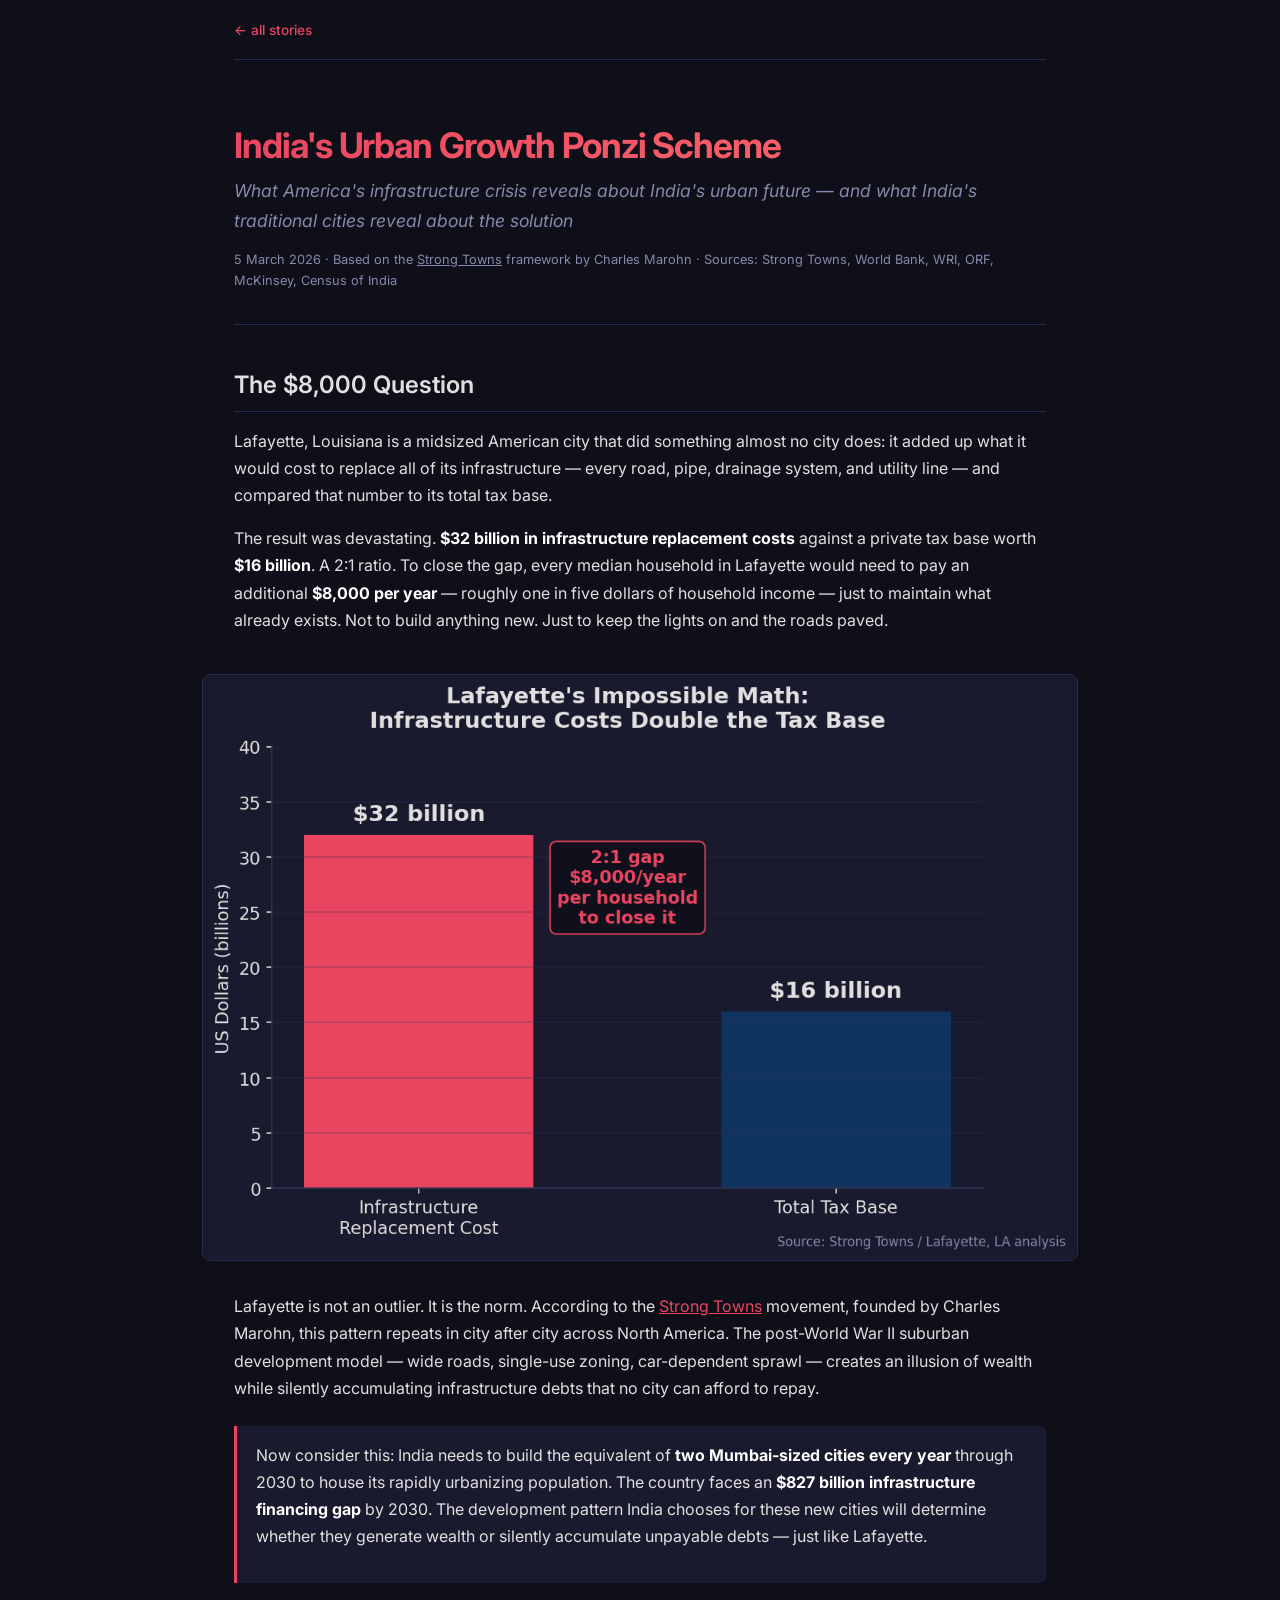
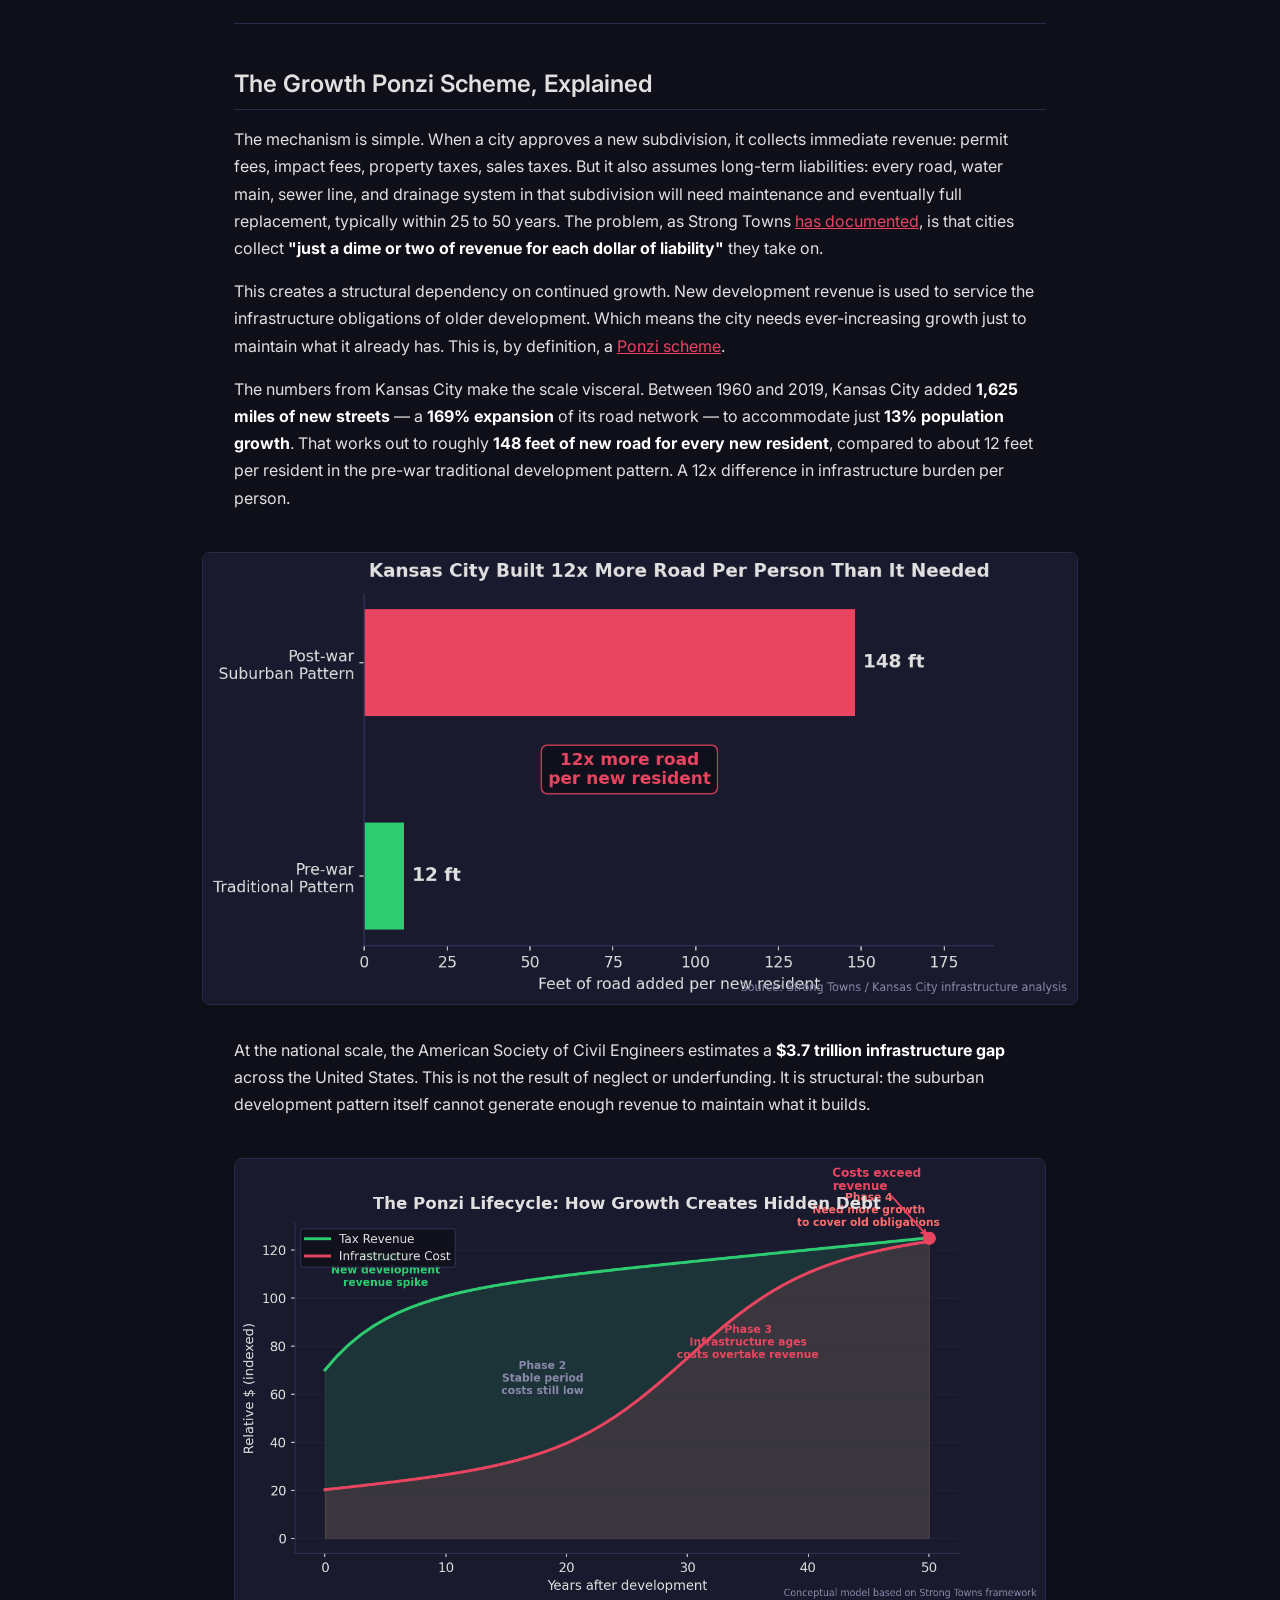
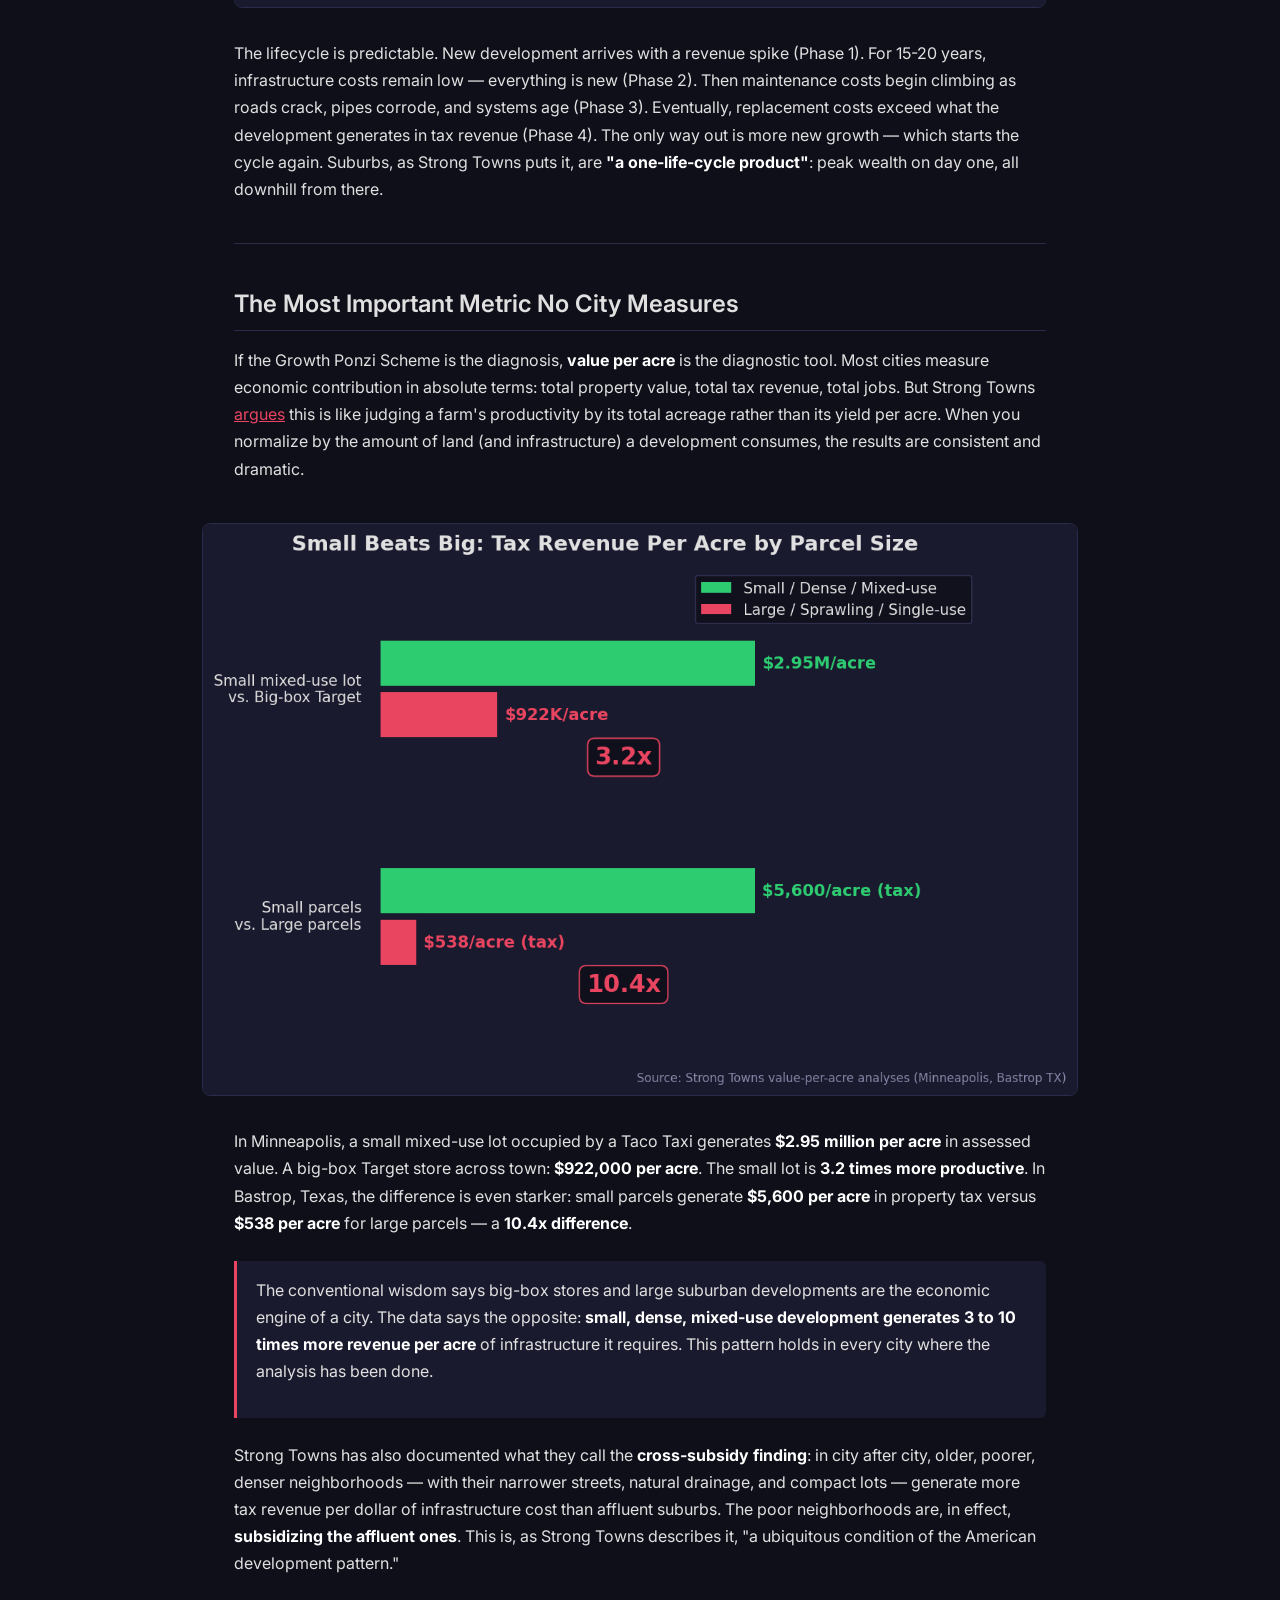
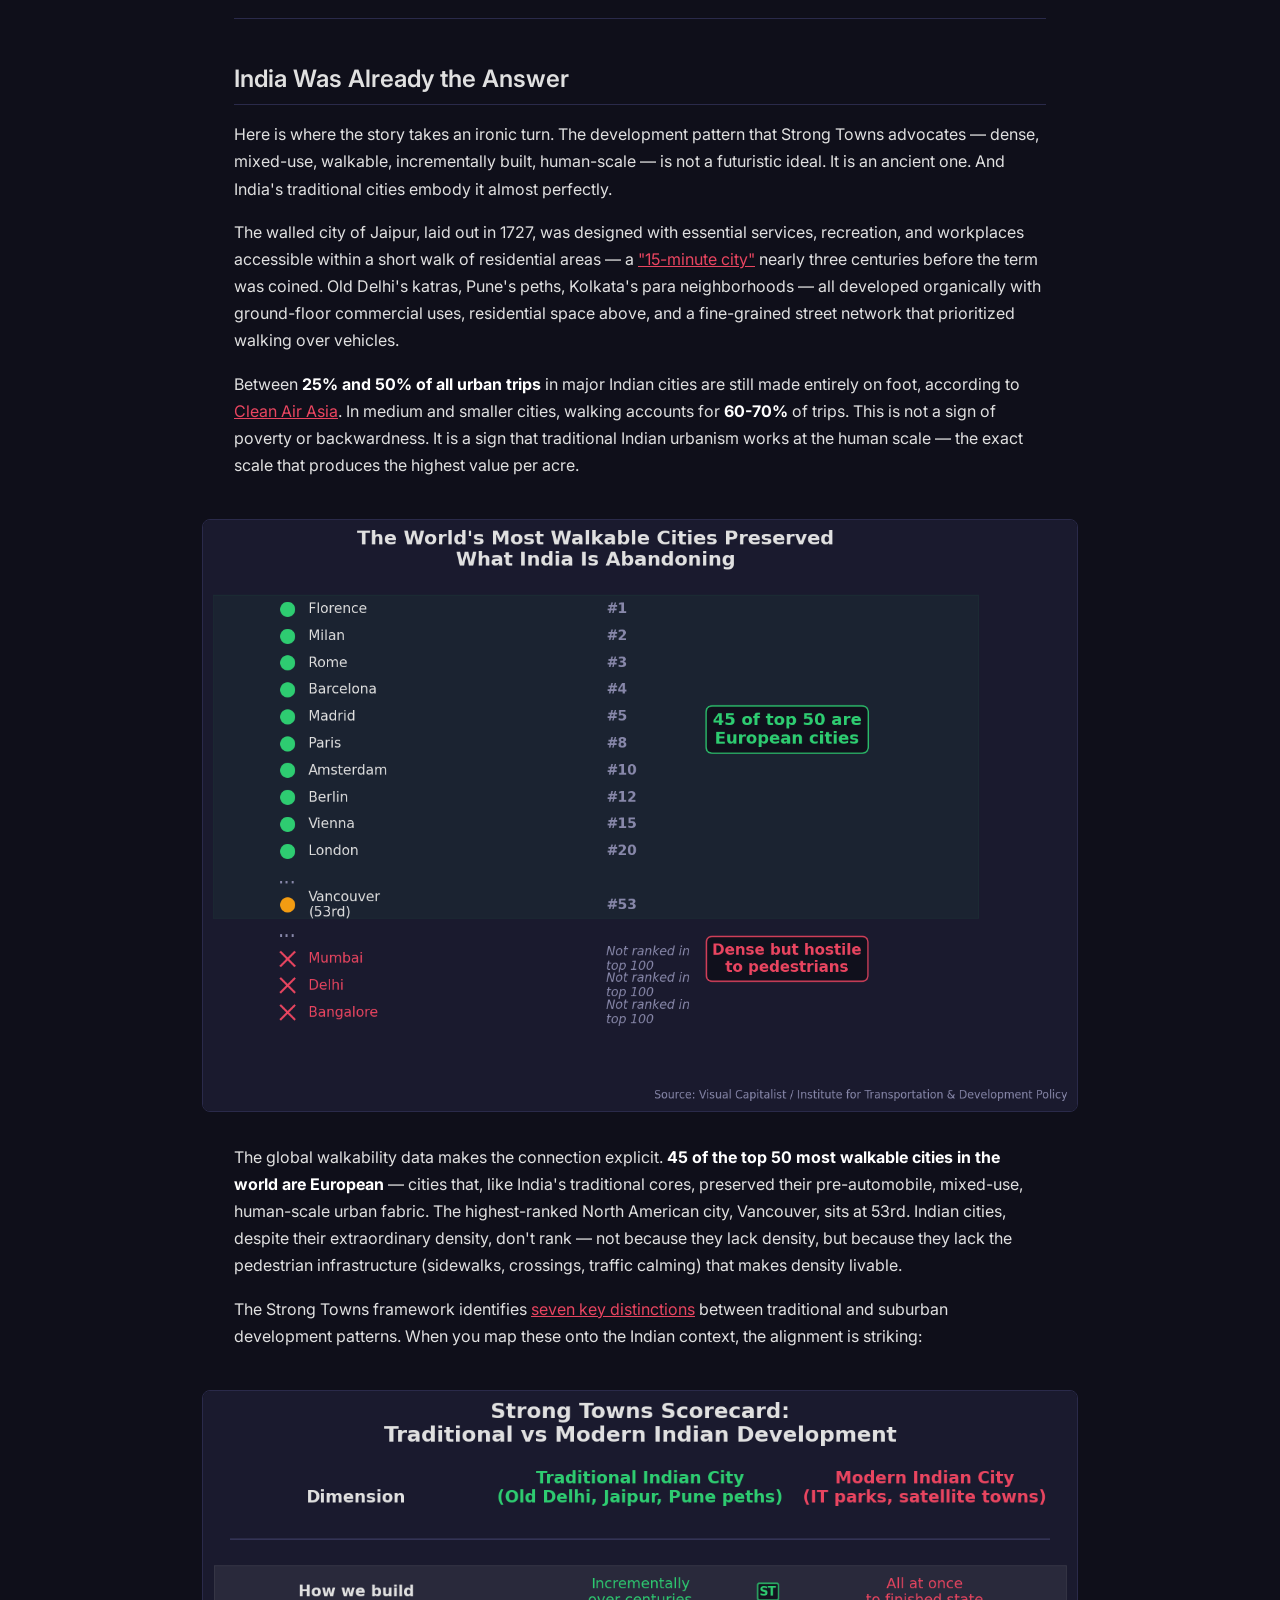
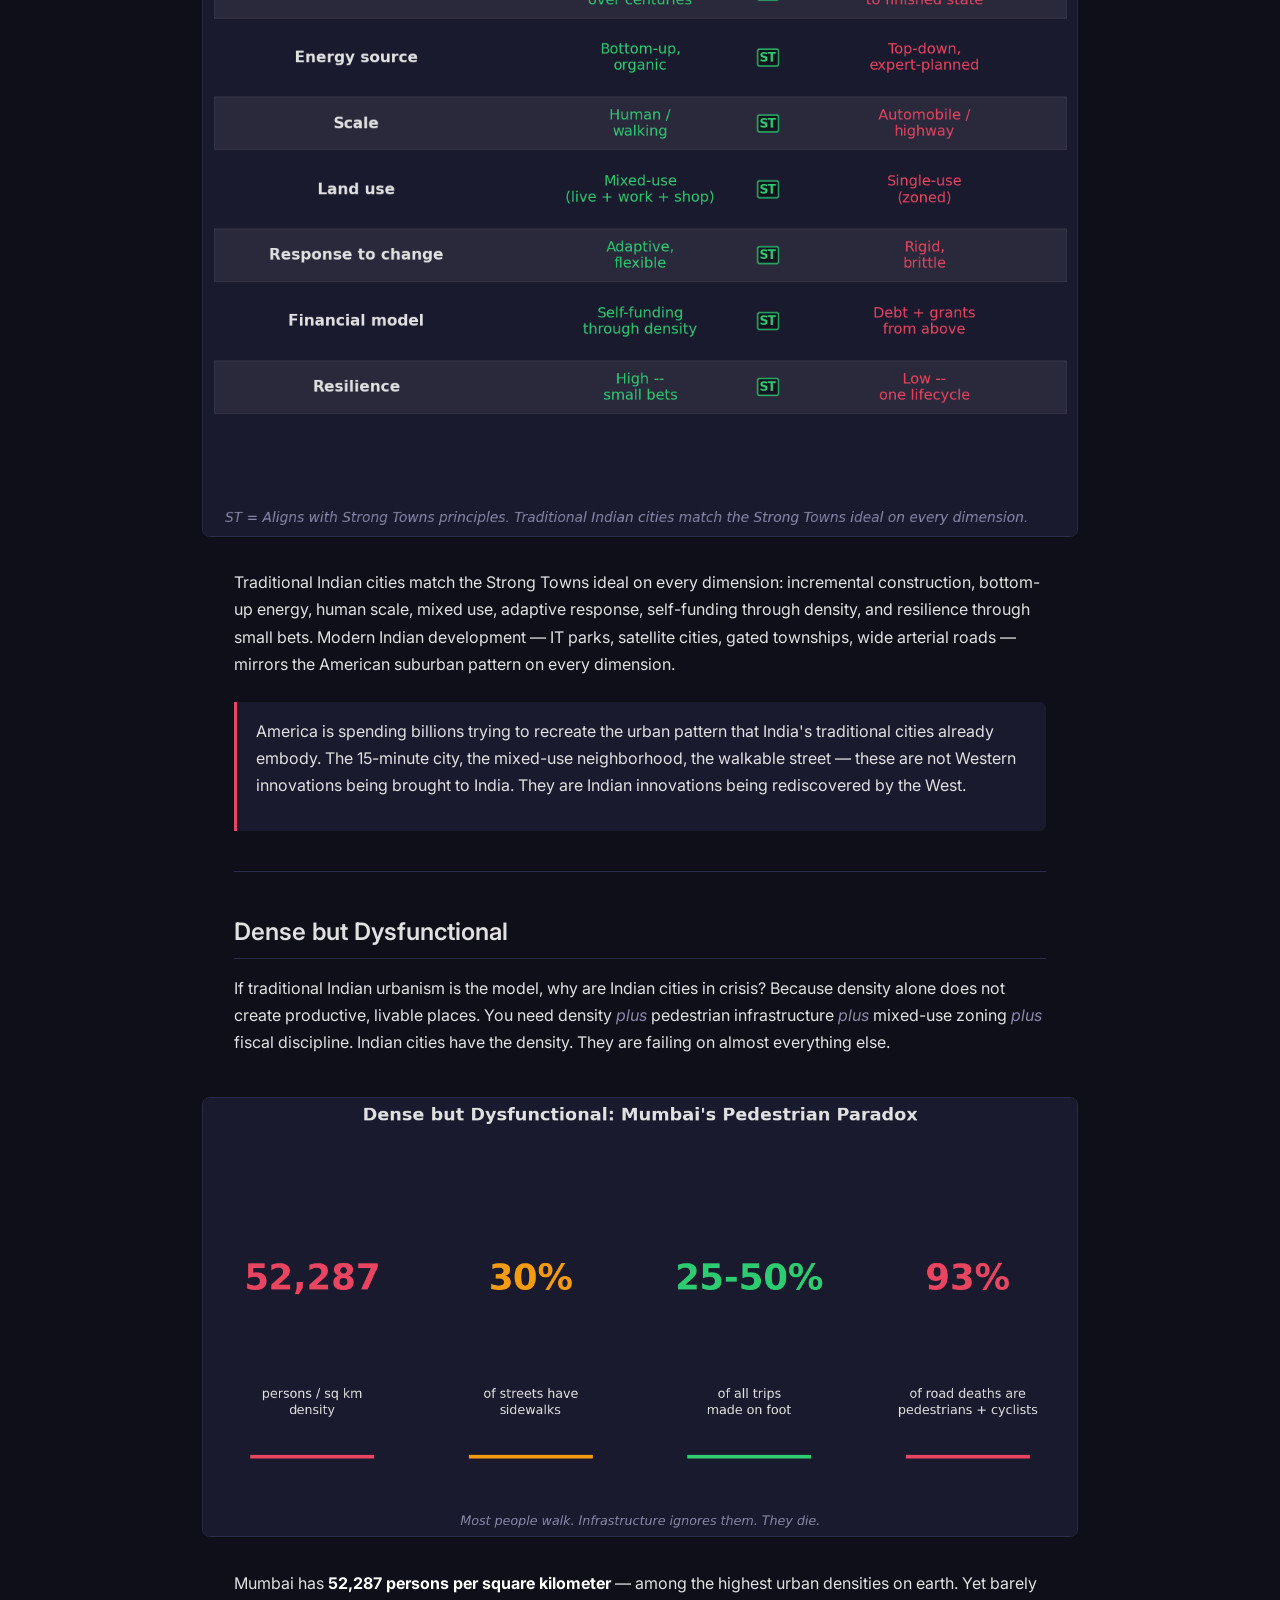
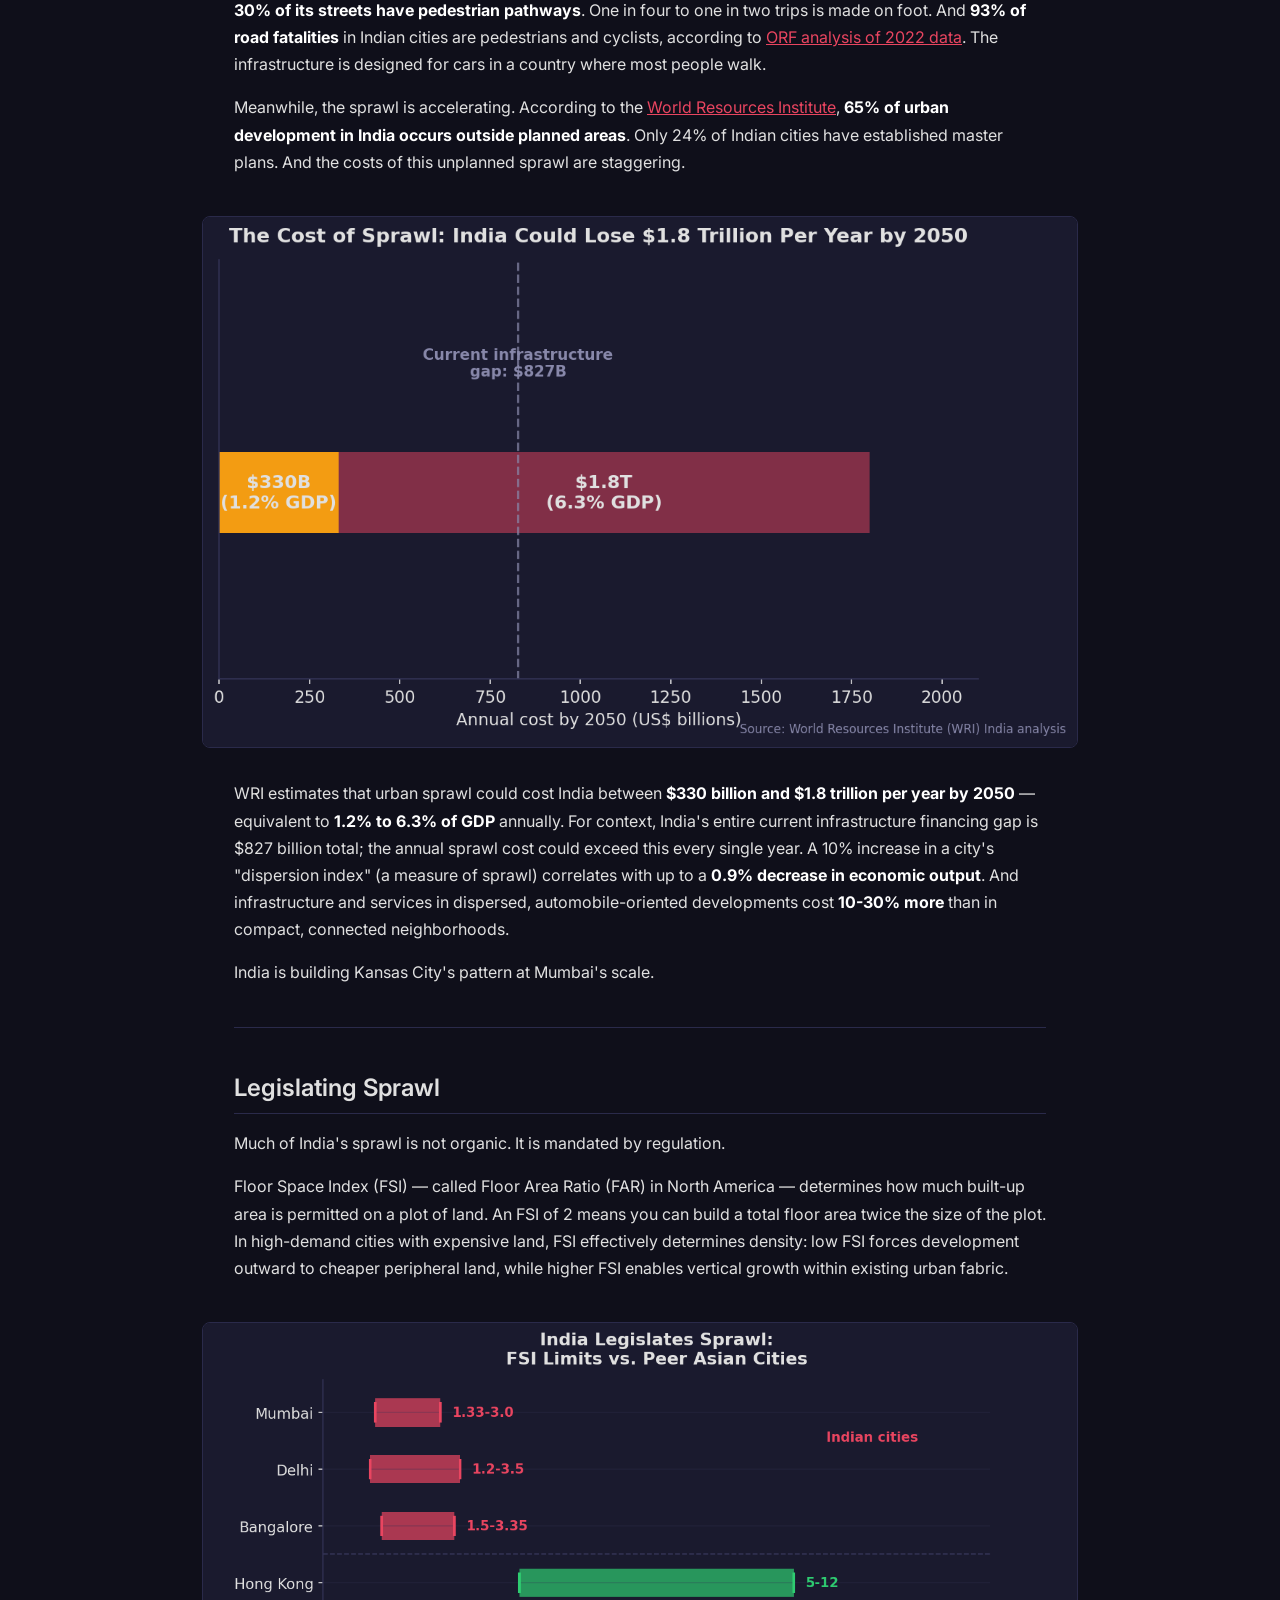
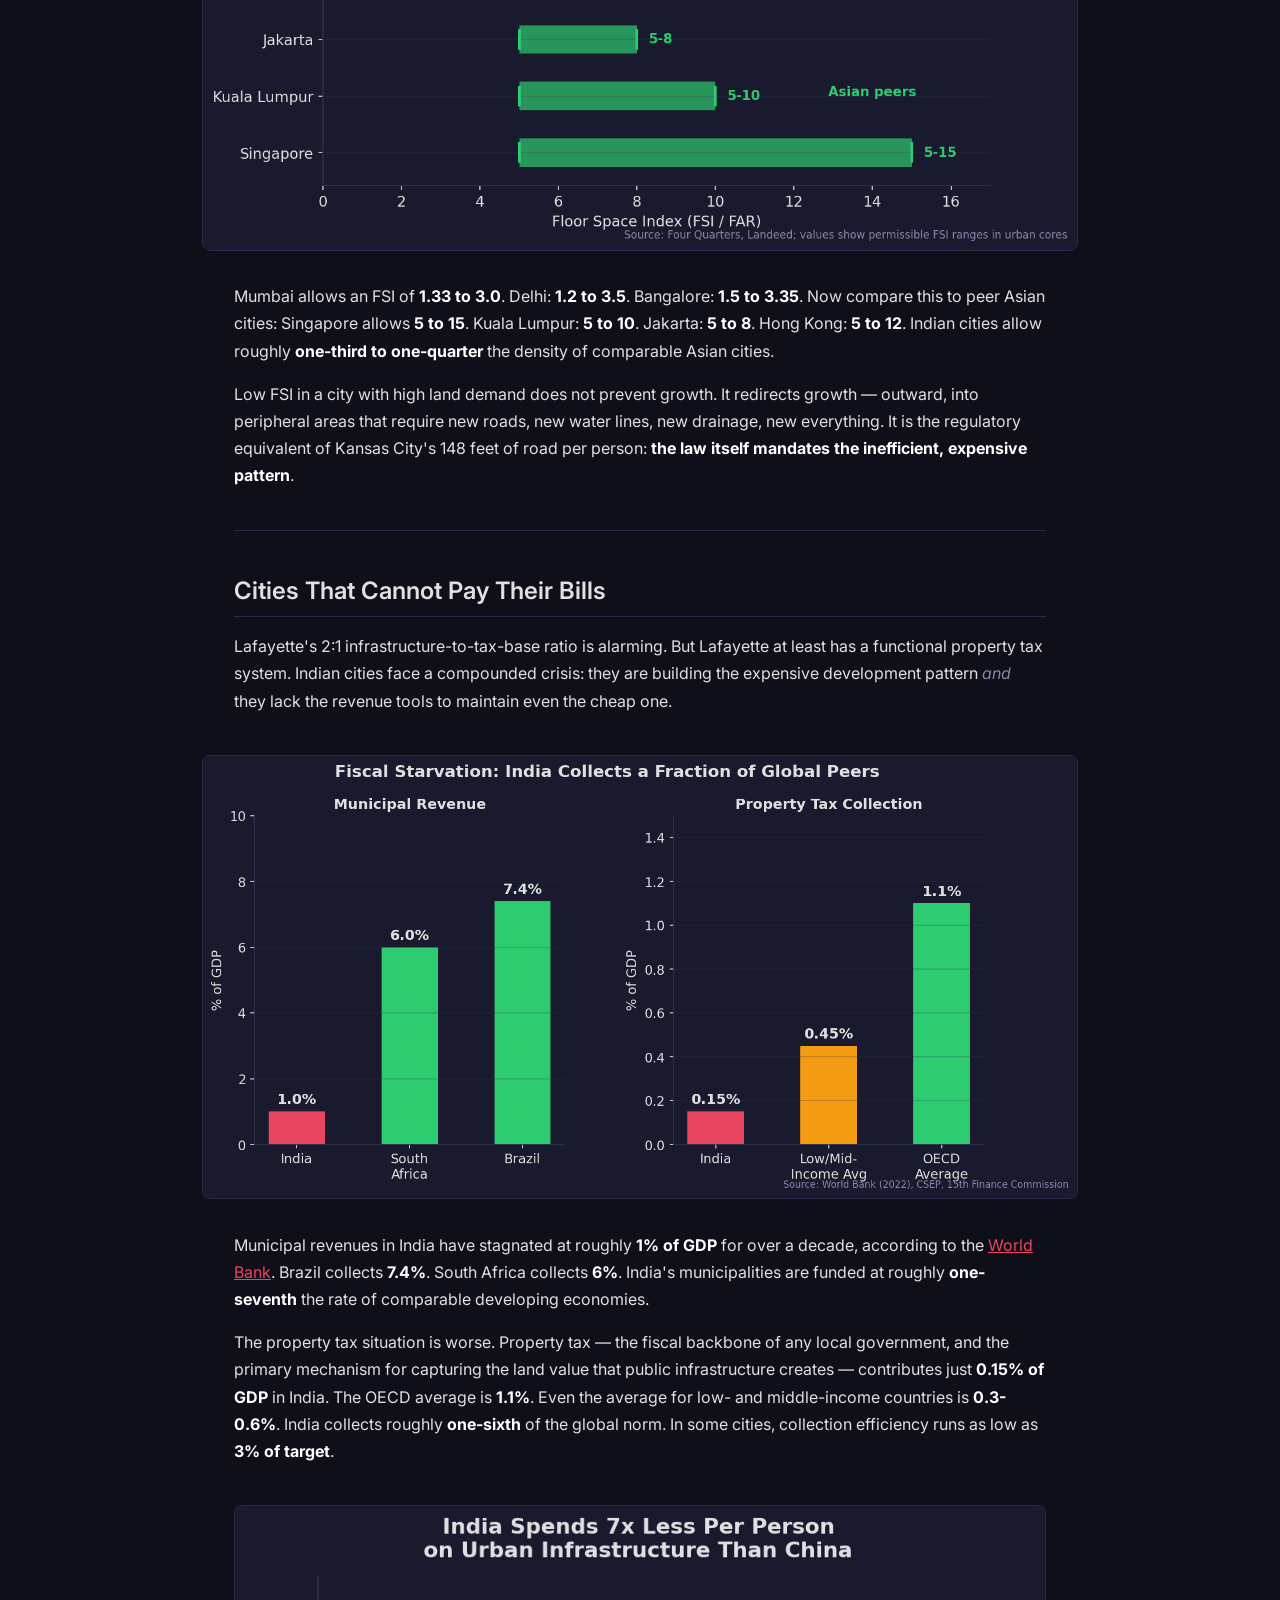
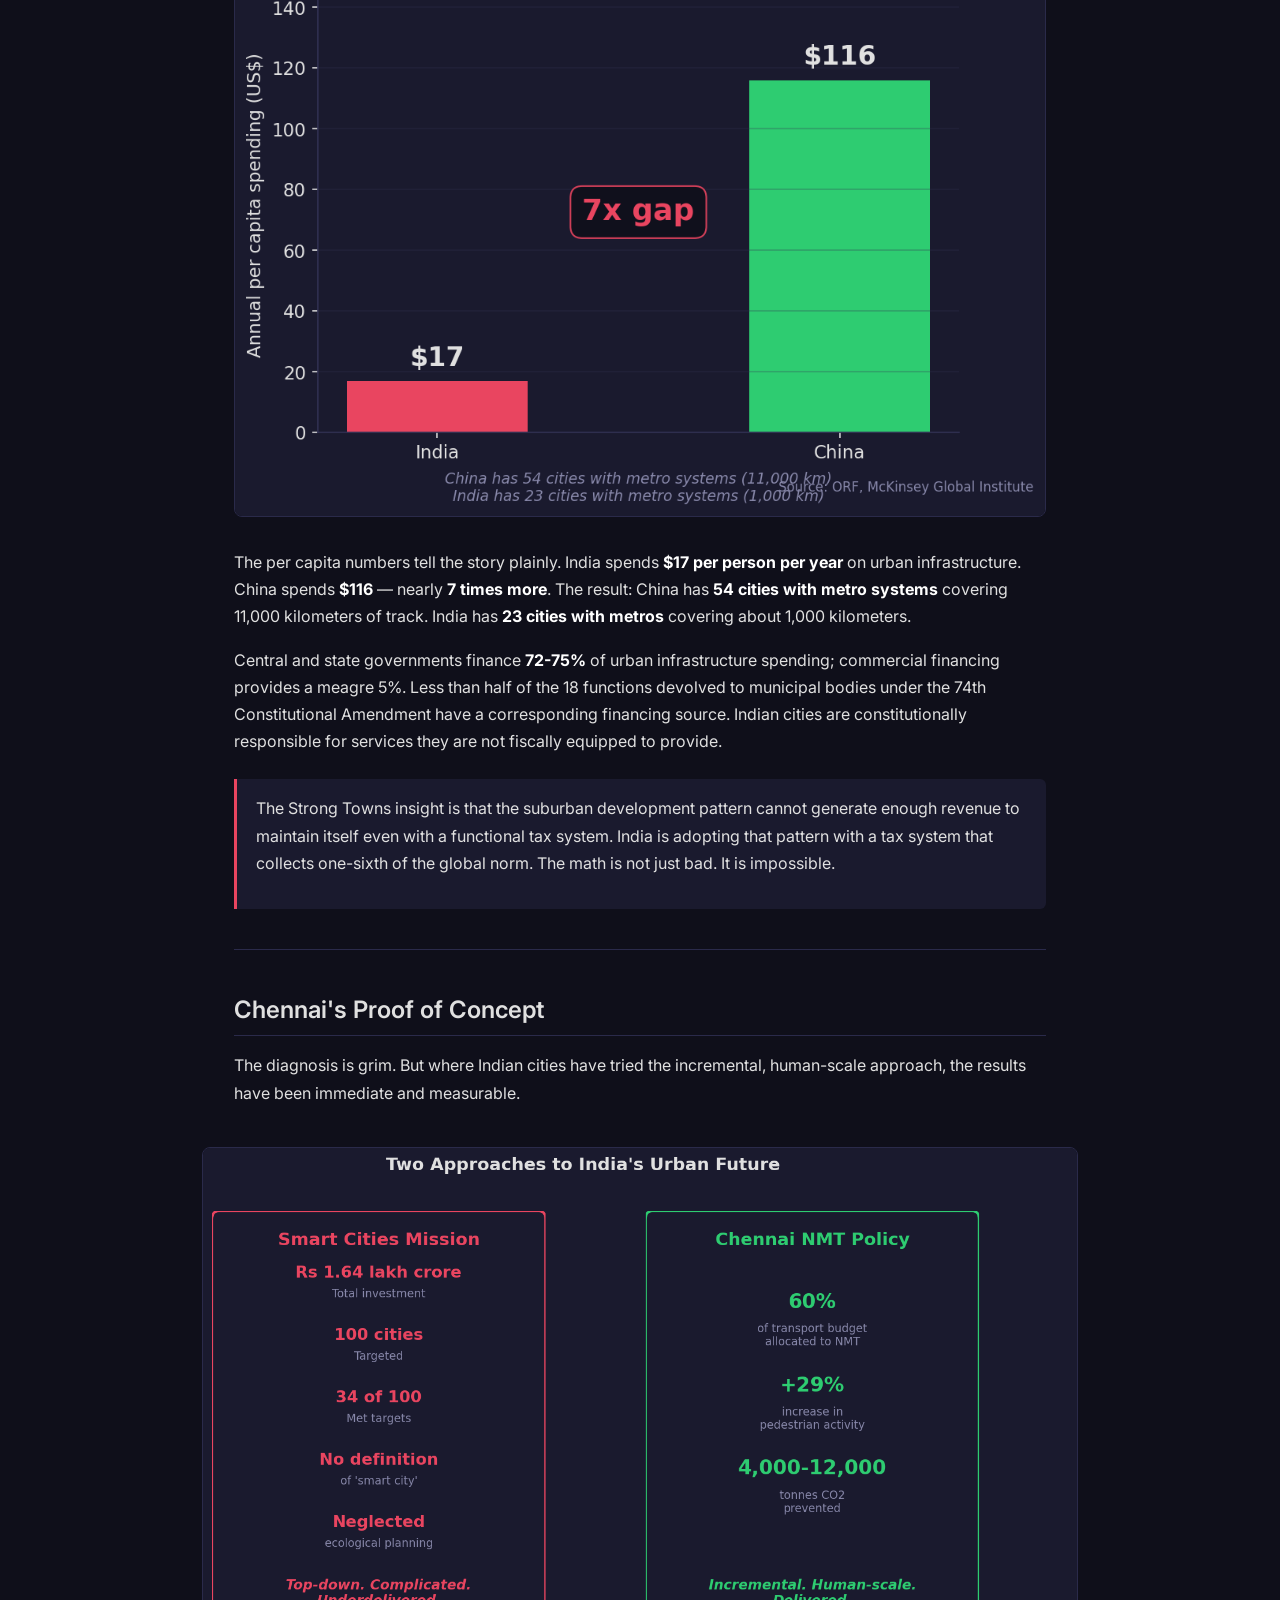
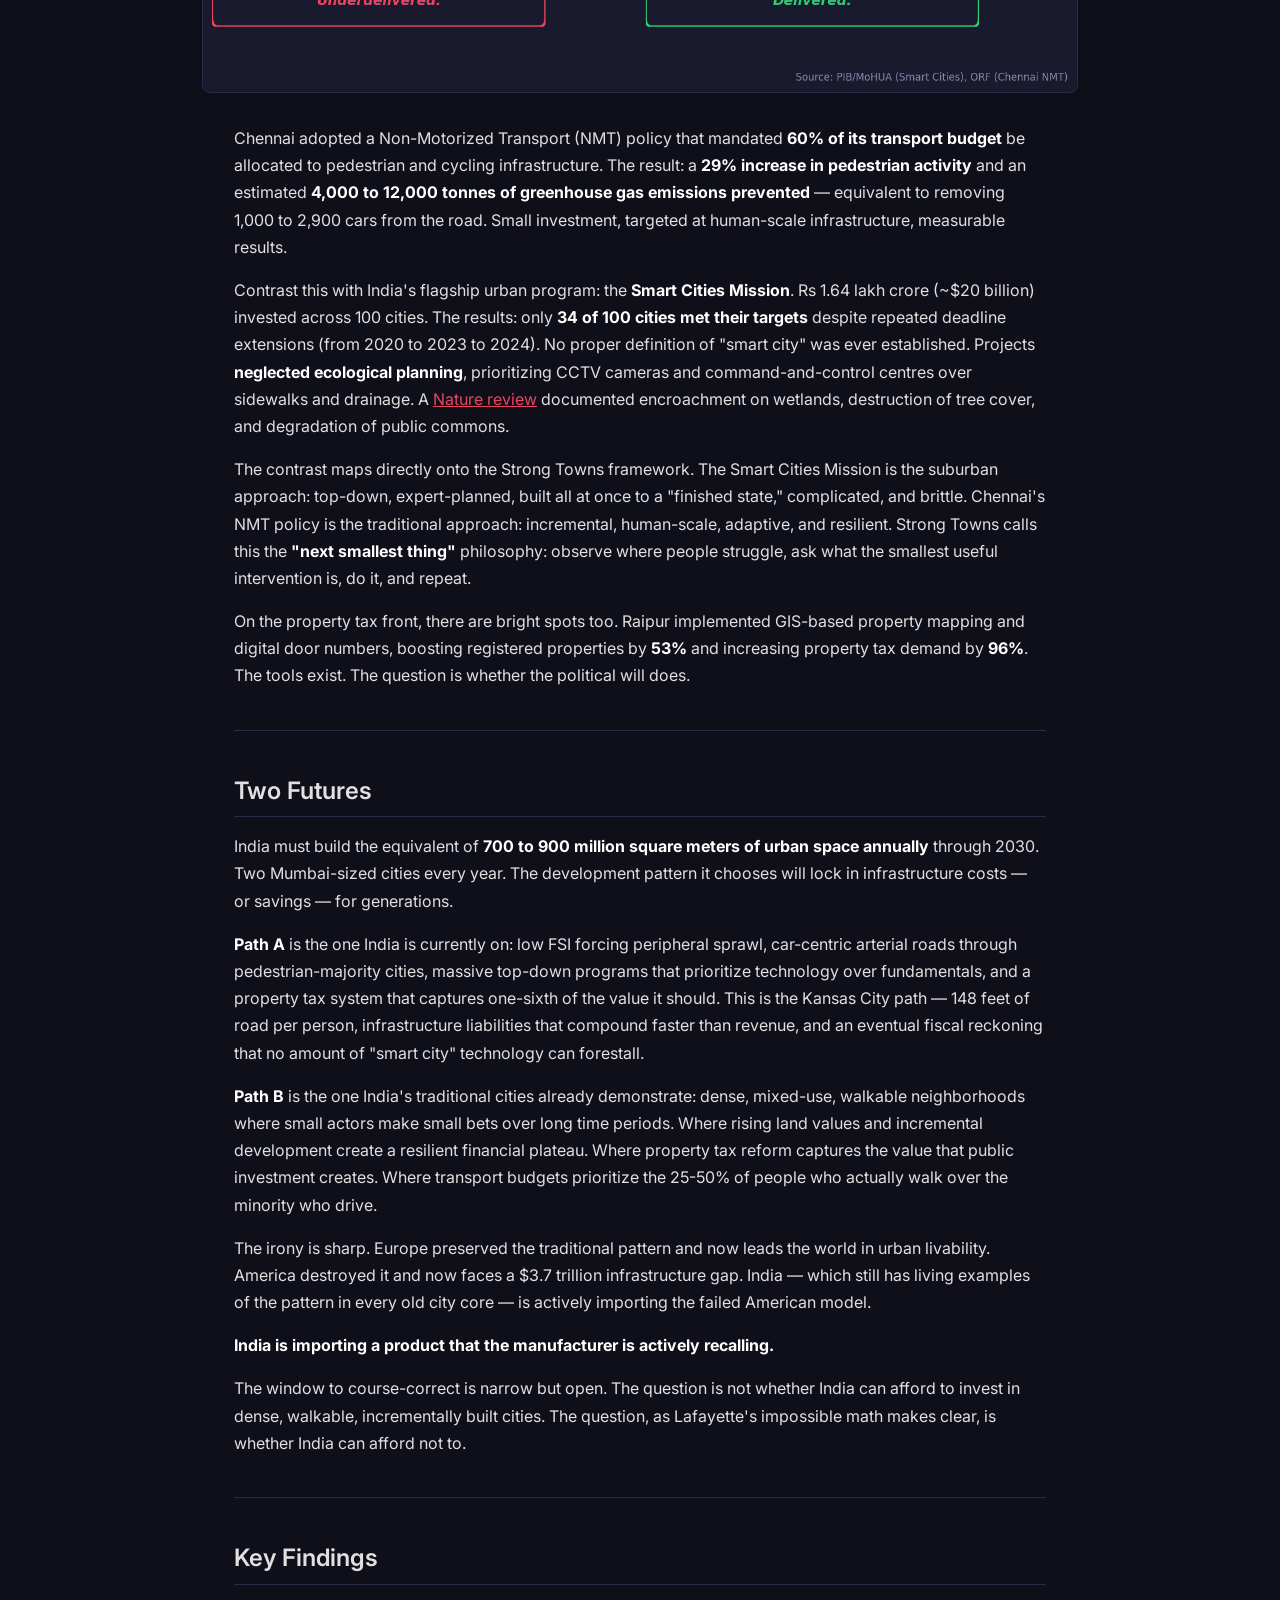
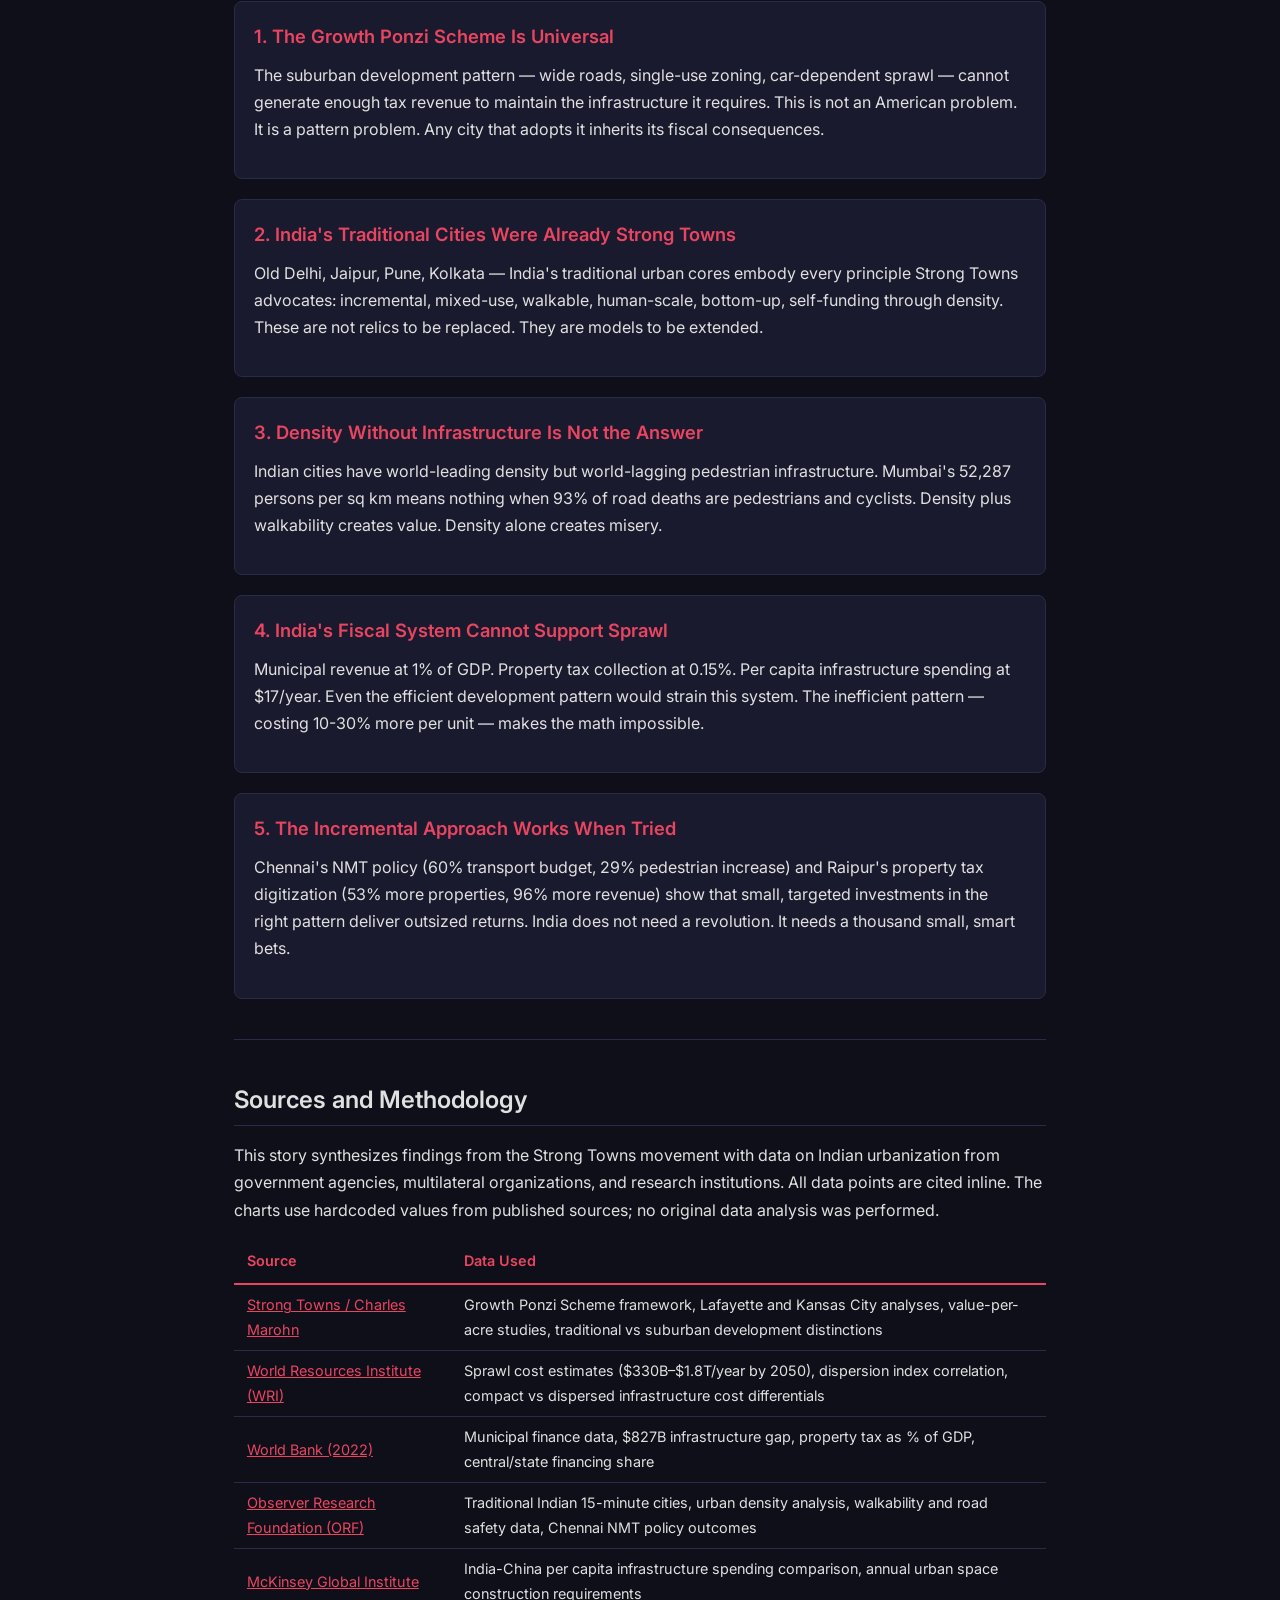
<file: strong-towns-india/index.html>
<!DOCTYPE html>
<html lang="en">
<head>
  <meta charset="UTF-8">
  <meta name="viewport" content="width=device-width, initial-scale=1.0">
  <title>India's Urban Growth Ponzi Scheme</title>
  <link href="https://fonts.googleapis.com/css2?family=Inter:wght@400;500;600;700&display=swap" rel="stylesheet">
  <style>
    :root {
      --bg: #0F0F1A;
      --bg-card: #1A1A2E;
      --text: #E0E0E0;
      --text-muted: #8888AA;
      --accent: #E94560;
      --accent2: #0F3460;
      --border: #2A2A4A;
    }
    * { margin: 0; padding: 0; box-sizing: border-box; }
    body {
      font-family: 'Inter', -apple-system, BlinkMacSystemFont, sans-serif;
      background: var(--bg);
      color: var(--text);
      line-height: 1.7;
    }
    .container { max-width: 860px; margin: 0 auto; padding: 0 1.5rem; }
    nav {
      padding: 1rem 0;
      border-bottom: 1px solid var(--border);
      margin-bottom: 2rem;
    }
    nav a {
      color: var(--accent);
      text-decoration: none;
      font-size: 0.85rem;
      font-weight: 500;
    }
    nav a:hover { text-decoration: underline; }
    .hero {
      padding: 2rem 0 1rem;
      border-bottom: 1px solid var(--border);
      margin-bottom: 2.5rem;
    }
    h1 {
      font-size: 2.2rem;
      font-weight: 700;
      letter-spacing: -0.03em;
      line-height: 1.2;
      background: linear-gradient(135deg, var(--accent) 0%, #FF6B6B 100%);
      -webkit-background-clip: text;
      -webkit-text-fill-color: transparent;
      background-clip: text;
      margin-bottom: 0.6rem;
    }
    .subtitle {
      color: var(--text-muted);
      font-size: 1.1rem;
      font-style: italic;
      margin-bottom: 0.8rem;
    }
    .meta {
      font-size: 0.8rem;
      color: var(--text-muted);
    }
    .meta a { color: var(--text-muted); }
    .meta a:hover { color: var(--accent); }
    h2 {
      font-size: 1.5rem;
      font-weight: 600;
      margin: 2.5rem 0 1rem;
      color: var(--text);
      padding-bottom: 0.3rem;
      border-bottom: 1px solid var(--border);
    }
    h3 {
      font-size: 1.15rem;
      font-weight: 600;
      margin: 1.8rem 0 0.6rem;
      color: var(--accent);
    }
    p { margin-bottom: 1rem; }
    strong { color: #fff; }
    em { color: var(--text-muted); }
    a { color: var(--accent); }
    img {
      width: 100%;
      border-radius: 8px;
      margin: 1.5rem 0;
      border: 1px solid var(--border);
    }
    .wide-img {
      width: calc(100% + 4rem);
      margin-left: -2rem;
      max-width: none;
    }
    table {
      width: 100%;
      border-collapse: collapse;
      margin: 1rem 0 1.5rem;
      font-size: 0.9rem;
    }
    th {
      text-align: left;
      padding: 0.6rem 0.8rem;
      border-bottom: 2px solid var(--accent);
      color: var(--accent);
      font-weight: 600;
    }
    td {
      padding: 0.5rem 0.8rem;
      border-bottom: 1px solid var(--border);
    }
    tr:hover td { background: rgba(233, 69, 96, 0.05); }
    ul, ol {
      margin: 0.5rem 0 1rem 1.5rem;
    }
    li { margin-bottom: 0.4rem; }
    hr {
      border: none;
      border-top: 1px solid var(--border);
      margin: 2.5rem 0;
    }
    .callout {
      background: var(--bg-card);
      border-left: 3px solid var(--accent);
      padding: 1rem 1.2rem;
      border-radius: 0 6px 6px 0;
      margin: 1.5rem 0;
    }
    .findings {
      display: grid;
      grid-template-columns: 1fr;
      gap: 1.2rem;
      margin: 1rem 0;
    }
    .finding {
      background: var(--bg-card);
      border: 1px solid var(--border);
      border-radius: 8px;
      padding: 1.2rem;
    }
    .finding h3 { margin-top: 0; }
    .footnotes {
      font-size: 0.88rem;
      color: var(--text-muted);
      line-height: 1.6;
    }
    .footnotes li { margin-bottom: 0.6rem; }
    footer {
      border-top: 1px solid var(--border);
      padding: 1.5rem 0;
      margin-top: 3rem;
      text-align: center;
      color: var(--text-muted);
      font-size: 0.8rem;
    }
    @media (max-width: 600px) {
      h1 { font-size: 1.6rem; }
      h2 { font-size: 1.25rem; }
      .wide-img { width: 100%; margin-left: 0; }
    }
  </style>
</head>
<body>
  <div class="container">
    <nav><a href="../">&#8592; all stories</a></nav>

    <div class="hero">
      <h1>India's Urban Growth Ponzi Scheme</h1>
      <p class="subtitle">What America's infrastructure crisis reveals about India's urban future &mdash; and what India's traditional cities reveal about the solution</p>
      <p class="meta">5 March 2026 &middot; Based on the <a href="https://www.strongtowns.org/" target="_blank">Strong Towns</a> framework by Charles Marohn &middot; Sources: Strong Towns, World Bank, WRI, ORF, McKinsey, Census of India</p>
    </div>

    <!-- ============================================================ -->
    <!-- SECTION 1: THE HOOK -->
    <!-- ============================================================ -->

    <section>
      <h2>The $8,000 Question</h2>
      <p>
        Lafayette, Louisiana is a midsized American city that did something almost no city does: it added up
        what it would cost to replace all of its infrastructure &mdash; every road, pipe, drainage system, and
        utility line &mdash; and compared that number to its total tax base.
      </p>
      <p>
        The result was devastating. <strong>$32 billion in infrastructure replacement costs</strong> against a private
        tax base worth <strong>$16 billion</strong>. A 2:1 ratio. To close the gap, every median household in Lafayette
        would need to pay an additional <strong>$8,000 per year</strong> &mdash; roughly one in five dollars of household
        income &mdash; just to maintain what already exists. Not to build anything new. Just to keep the lights
        on and the roads paved.
      </p>

      <img src="chart01_lafayette.png" alt="Lafayette infrastructure costs versus tax base: $32 billion vs $16 billion" class="wide-img">

      <p>
        Lafayette is not an outlier. It is the norm.
        According to the <a href="https://www.strongtowns.org/" target="_blank">Strong Towns</a> movement,
        founded by Charles Marohn, this pattern repeats in city after city across North America. The
        post-World War II suburban development model &mdash; wide roads, single-use zoning, car-dependent
        sprawl &mdash; creates an illusion of wealth while silently accumulating infrastructure debts that
        no city can afford to repay.
      </p>

      <div class="callout">
        <p>
          Now consider this: India needs to build the equivalent of <strong>two Mumbai-sized cities every year</strong>
          through 2030 to house its rapidly urbanizing population. The country faces an
          <strong>$827 billion infrastructure financing gap</strong> by 2030. The development pattern India
          chooses for these new cities will determine whether they generate wealth or silently accumulate
          unpayable debts &mdash; just like Lafayette.
        </p>
      </div>
    </section>

    <hr>

    <!-- ============================================================ -->
    <!-- SECTION 2: THE GROWTH PONZI SCHEME -->
    <!-- ============================================================ -->

    <section>
      <h2>The Growth Ponzi Scheme, Explained</h2>
      <p>
        The mechanism is simple. When a city approves a new subdivision, it collects immediate revenue:
        permit fees, impact fees, property taxes, sales taxes. But it also assumes long-term liabilities:
        every road, water main, sewer line, and drainage system in that subdivision will need maintenance
        and eventually full replacement, typically within 25 to 50 years. The problem, as Strong Towns
        <a href="https://www.strongtowns.org/journal/2017/1/9/the-real-reason-your-city-has-no-money" target="_blank">has documented</a>,
        is that cities collect <strong>"just a dime or two of revenue for each dollar of liability"</strong>
        they take on.
      </p>
      <p>
        This creates a structural dependency on continued growth. New development revenue is used to
        service the infrastructure obligations of older development. Which means the city needs
        ever-increasing growth just to maintain what it already has. This is, by definition, a
        <a href="https://www.strongtowns.org/journal/2012/1/2/the-growth-ponzi-scheme-part-1.html" target="_blank">Ponzi scheme</a>.
      </p>
      <p>
        The numbers from Kansas City make the scale visceral. Between 1960 and 2019, Kansas City added
        <strong>1,625 miles of new streets</strong> &mdash; a <strong>169% expansion</strong> of its road
        network &mdash; to accommodate just <strong>13% population growth</strong>. That works out to
        roughly <strong>148 feet of new road for every new resident</strong>, compared to about 12 feet
        per resident in the pre-war traditional development pattern. A 12x difference in infrastructure
        burden per person.
      </p>

      <img src="chart02_kansas_city.png" alt="Kansas City built 12x more road per new resident in the suburban pattern versus the pre-war pattern" class="wide-img">

      <p>
        At the national scale, the American Society of Civil Engineers estimates a
        <strong>$3.7 trillion infrastructure gap</strong> across the United States. This is not the
        result of neglect or underfunding. It is structural: the suburban development pattern itself
        cannot generate enough revenue to maintain what it builds.
      </p>

      <img src="chart03_ponzi_lifecycle.png" alt="The Ponzi lifecycle: revenue spikes early then infrastructure costs overtake it after 25-30 years">

      <p>
        The lifecycle is predictable. New development arrives with a revenue spike (Phase 1). For
        15-20 years, infrastructure costs remain low &mdash; everything is new (Phase 2). Then
        maintenance costs begin climbing as roads crack, pipes corrode, and systems age (Phase 3).
        Eventually, replacement costs exceed what the development generates in tax revenue (Phase 4).
        The only way out is more new growth &mdash; which starts the cycle again. Suburbs, as
        Strong Towns puts it, are <strong>"a one-life-cycle product"</strong>: peak wealth on day one,
        all downhill from there.
      </p>
    </section>

    <hr>

    <!-- ============================================================ -->
    <!-- SECTION 3: VALUE PER ACRE -->
    <!-- ============================================================ -->

    <section>
      <h2>The Most Important Metric No City Measures</h2>
      <p>
        If the Growth Ponzi Scheme is the diagnosis, <strong>value per acre</strong> is the diagnostic
        tool. Most cities measure economic contribution in absolute terms: total property value, total
        tax revenue, total jobs. But Strong Towns
        <a href="https://www.strongtowns.org/journal/2017/1/10/the-growth-ponzi-scheme-part-3" target="_blank">argues</a>
        this is like judging a farm's productivity by its total acreage rather than its yield per acre.
        When you normalize by the amount of land (and infrastructure) a development consumes, the
        results are consistent and dramatic.
      </p>

      <img src="chart04_value_per_acre.png" alt="Small mixed-use lots generate 3-10x more tax revenue per acre than big-box suburban development" class="wide-img">

      <p>
        In Minneapolis, a small mixed-use lot occupied by a Taco Taxi generates <strong>$2.95 million
        per acre</strong> in assessed value. A big-box Target store across town: <strong>$922,000 per
        acre</strong>. The small lot is <strong>3.2 times more productive</strong>. In Bastrop, Texas,
        the difference is even starker: small parcels generate <strong>$5,600 per acre</strong> in
        property tax versus <strong>$538 per acre</strong> for large parcels &mdash; a
        <strong>10.4x difference</strong>.
      </p>

      <div class="callout">
        <p>
          The conventional wisdom says big-box stores and large suburban developments are the economic
          engine of a city. The data says the opposite: <strong>small, dense, mixed-use development
          generates 3 to 10 times more revenue per acre</strong> of infrastructure it requires. This
          pattern holds in every city where the analysis has been done.
        </p>
      </div>

      <p>
        Strong Towns has also documented what they call the <strong>cross-subsidy finding</strong>:
        in city after city, older, poorer, denser neighborhoods &mdash; with their narrower streets,
        natural drainage, and compact lots &mdash; generate more tax revenue per dollar of
        infrastructure cost than affluent suburbs. The poor neighborhoods are, in effect,
        <strong>subsidizing the affluent ones</strong>. This is, as Strong Towns describes it,
        "a ubiquitous condition of the American development pattern."
      </p>
    </section>

    <hr>

    <!-- ============================================================ -->
    <!-- SECTION 4: INDIA WAS ALREADY THE ANSWER -->
    <!-- ============================================================ -->

    <section>
      <h2>India Was Already the Answer</h2>
      <p>
        Here is where the story takes an ironic turn. The development pattern that Strong Towns
        advocates &mdash; dense, mixed-use, walkable, incrementally built, human-scale &mdash; is
        not a futuristic ideal. It is an ancient one. And India's traditional cities embody it
        almost perfectly.
      </p>
      <p>
        The walled city of Jaipur, laid out in 1727, was designed with essential services, recreation,
        and workplaces accessible within a short walk of residential areas &mdash; a
        <a href="https://www.orfonline.org/expert-speak/revisiting-india-own-15-minute-city-mixed-use-planning-concepts-town-planning-schemes" target="_blank">"15-minute city"</a>
        nearly three centuries before the term was coined. Old Delhi's katras, Pune's peths,
        Kolkata's para neighborhoods &mdash; all developed organically with ground-floor commercial
        uses, residential space above, and a fine-grained street network that prioritized walking
        over vehicles.
      </p>
      <p>
        Between <strong>25% and 50% of all urban trips</strong> in major Indian cities are still
        made entirely on foot, according to
        <a href="https://cleanairasia.org/sites/default/files/2021-05/35.%20Walkability%20in%20Indian%20Cities.pdf" target="_blank">Clean Air Asia</a>.
        In medium and smaller cities, walking accounts for <strong>60-70%</strong> of trips. This
        is not a sign of poverty or backwardness. It is a sign that traditional Indian urbanism
        works at the human scale &mdash; the exact scale that produces the highest value per acre.
      </p>

      <img src="chart05_walkability.png" alt="45 of the top 50 most walkable cities are European, preserving the same traditional pattern India is abandoning" class="wide-img">

      <p>
        The global walkability data makes the connection explicit. <strong>45 of the top 50 most
        walkable cities in the world are European</strong> &mdash; cities that, like India's traditional
        cores, preserved their pre-automobile, mixed-use, human-scale urban fabric. The highest-ranked
        North American city, Vancouver, sits at 53rd. Indian cities, despite their extraordinary
        density, don't rank &mdash; not because they lack density, but because they lack the
        pedestrian infrastructure (sidewalks, crossings, traffic calming) that makes density livable.
      </p>
      <p>
        The Strong Towns framework identifies
        <a href="https://www.strongtowns.org/journal/2020/4/16/when-strength-is-in-the-many" target="_blank">seven key distinctions</a>
        between traditional and suburban development patterns. When you map these onto the Indian
        context, the alignment is striking:
      </p>

      <img src="chart06_scorecard.png" alt="Strong Towns scorecard showing traditional Indian cities align with every Strong Towns principle while modern Indian cities mirror suburban America" class="wide-img">

      <p>
        Traditional Indian cities match the Strong Towns ideal on every dimension: incremental
        construction, bottom-up energy, human scale, mixed use, adaptive response, self-funding
        through density, and resilience through small bets. Modern Indian development &mdash; IT parks,
        satellite cities, gated townships, wide arterial roads &mdash; mirrors the American suburban
        pattern on every dimension.
      </p>

      <div class="callout">
        <p>
          America is spending billions trying to recreate the urban pattern that India's traditional
          cities already embody. The 15-minute city, the mixed-use neighborhood, the walkable street
          &mdash; these are not Western innovations being brought to India. They are Indian innovations
          being rediscovered by the West.
        </p>
      </div>
    </section>

    <hr>

    <!-- ============================================================ -->
    <!-- SECTION 5: DENSE BUT DYSFUNCTIONAL -->
    <!-- ============================================================ -->

    <section>
      <h2>Dense but Dysfunctional</h2>
      <p>
        If traditional Indian urbanism is the model, why are Indian cities in crisis? Because
        density alone does not create productive, livable places. You need density
        <em>plus</em> pedestrian infrastructure <em>plus</em> mixed-use zoning <em>plus</em>
        fiscal discipline. Indian cities have the density. They are failing on almost everything else.
      </p>

      <img src="chart07_mumbai_paradox.png" alt="Mumbai has 52,287 persons per sq km density but only 30 percent of streets have sidewalks, and 93 percent of road deaths are pedestrians and cyclists" class="wide-img">

      <p>
        Mumbai has <strong>52,287 persons per square kilometer</strong> &mdash; among the highest
        urban densities on earth. Yet barely <strong>30% of its streets have pedestrian pathways</strong>.
        One in four to one in two trips is made on foot. And <strong>93% of road fatalities</strong>
        in Indian cities are pedestrians and cyclists, according to
        <a href="https://www.orfonline.org/expert-speak/walkable-cities-and-india-s-urban-future" target="_blank">ORF analysis of 2022 data</a>.
        The infrastructure is designed for cars in a country where most people walk.
      </p>
      <p>
        Meanwhile, the sprawl is accelerating. According to the
        <a href="https://www.wri.org/insights/india-can-save-18-trillion-year-smart-urban-growth" target="_blank">World Resources Institute</a>,
        <strong>65% of urban development in India occurs outside planned areas</strong>. Only 24% of
        Indian cities have established master plans. And the costs of this unplanned sprawl are
        staggering.
      </p>

      <img src="chart08_sprawl_cost.png" alt="India could lose between 330 billion and 1.8 trillion dollars annually by 2050 due to urban sprawl" class="wide-img">

      <p>
        WRI estimates that urban sprawl could cost India between <strong>$330 billion and $1.8
        trillion per year by 2050</strong> &mdash; equivalent to <strong>1.2% to 6.3% of GDP</strong>
        annually. For context, India's entire current infrastructure financing gap is $827 billion
        total; the annual sprawl cost could exceed this every single year. A 10% increase in a
        city's "dispersion index" (a measure of sprawl) correlates with up to a
        <strong>0.9% decrease in economic output</strong>. And infrastructure and services in
        dispersed, automobile-oriented developments cost <strong>10-30% more</strong> than in
        compact, connected neighborhoods.
      </p>
      <p>
        India is building Kansas City's pattern at Mumbai's scale.
      </p>
    </section>

    <hr>

    <!-- ============================================================ -->
    <!-- SECTION 6: FSI -->
    <!-- ============================================================ -->

    <section>
      <h2>Legislating Sprawl</h2>
      <p>
        Much of India's sprawl is not organic. It is mandated by regulation.
      </p>
      <p>
        Floor Space Index (FSI) &mdash; called Floor Area Ratio (FAR) in North America &mdash;
        determines how much built-up area is permitted on a plot of land. An FSI of 2 means you
        can build a total floor area twice the size of the plot. In high-demand cities with
        expensive land, FSI effectively determines density: low FSI forces development outward
        to cheaper peripheral land, while higher FSI enables vertical growth within existing
        urban fabric.
      </p>

      <img src="chart09_fsi.png" alt="Indian cities allow FSI of 1.3 to 3.5 versus Asian peers at 5 to 15" class="wide-img">

      <p>
        Mumbai allows an FSI of <strong>1.33 to 3.0</strong>. Delhi: <strong>1.2 to 3.5</strong>.
        Bangalore: <strong>1.5 to 3.35</strong>. Now compare this to peer Asian cities: Singapore
        allows <strong>5 to 15</strong>. Kuala Lumpur: <strong>5 to 10</strong>. Jakarta:
        <strong>5 to 8</strong>. Hong Kong: <strong>5 to 12</strong>. Indian cities allow
        roughly <strong>one-third to one-quarter</strong> the density of comparable Asian cities.
      </p>
      <p>
        Low FSI in a city with high land demand does not prevent growth. It redirects growth &mdash;
        outward, into peripheral areas that require new roads, new water lines, new drainage, new
        everything. It is the regulatory equivalent of Kansas City's 148 feet of road per person:
        <strong>the law itself mandates the inefficient, expensive pattern</strong>.
      </p>
    </section>

    <hr>

    <!-- ============================================================ -->
    <!-- SECTION 7: FISCAL STARVATION -->
    <!-- ============================================================ -->

    <section>
      <h2>Cities That Cannot Pay Their Bills</h2>
      <p>
        Lafayette's 2:1 infrastructure-to-tax-base ratio is alarming. But Lafayette at least has
        a functional property tax system. Indian cities face a compounded crisis: they are
        building the expensive development pattern <em>and</em> they lack the revenue tools to
        maintain even the cheap one.
      </p>

      <img src="chart10_fiscal.png" alt="India municipal revenue is 1 percent of GDP versus Brazil at 7.4 percent; property tax is 0.15 percent versus OECD average of 1.1 percent" class="wide-img">

      <p>
        Municipal revenues in India have stagnated at roughly <strong>1% of GDP</strong> for over a
        decade, according to the
        <a href="https://www.worldbank.org/en/news/press-release/2022/11/14/india-s-urban-infrastructure-needs-to-cross-840-billion-over-next-15-years-new-world-bank-report" target="_blank">World Bank</a>.
        Brazil collects <strong>7.4%</strong>. South Africa collects <strong>6%</strong>.
        India's municipalities are funded at roughly <strong>one-seventh</strong> the rate of
        comparable developing economies.
      </p>
      <p>
        The property tax situation is worse. Property tax &mdash; the fiscal backbone of any
        local government, and the primary mechanism for capturing the land value that public
        infrastructure creates &mdash; contributes just <strong>0.15% of GDP</strong> in India.
        The OECD average is <strong>1.1%</strong>. Even the average for low- and middle-income
        countries is <strong>0.3-0.6%</strong>. India collects roughly <strong>one-sixth</strong>
        of the global norm. In some cities, collection efficiency runs as low as
        <strong>3% of target</strong>.
      </p>

      <img src="chart11_per_capita.png" alt="India spends 17 dollars per person annually on urban infrastructure versus China at 116 dollars, a 7x gap">

      <p>
        The per capita numbers tell the story plainly. India spends <strong>$17 per person per
        year</strong> on urban infrastructure. China spends <strong>$116</strong> &mdash; nearly
        <strong>7 times more</strong>. The result: China has <strong>54 cities with metro
        systems</strong> covering 11,000 kilometers of track. India has <strong>23 cities with
        metros</strong> covering about 1,000 kilometers.
      </p>
      <p>
        Central and state governments finance <strong>72-75%</strong> of urban infrastructure
        spending; commercial financing provides a meagre 5%. Less than half of the 18 functions
        devolved to municipal bodies under the 74th Constitutional Amendment have a corresponding
        financing source. Indian cities are constitutionally responsible for services they are
        not fiscally equipped to provide.
      </p>

      <div class="callout">
        <p>
          The Strong Towns insight is that the suburban development pattern cannot generate
          enough revenue to maintain itself even with a functional tax system. India is
          adopting that pattern with a tax system that collects one-sixth of the global norm.
          The math is not just bad. It is impossible.
        </p>
      </div>
    </section>

    <hr>

    <!-- ============================================================ -->
    <!-- SECTION 8: WHAT WORKS -->
    <!-- ============================================================ -->

    <section>
      <h2>Chennai's Proof of Concept</h2>
      <p>
        The diagnosis is grim. But where Indian cities have tried the incremental, human-scale
        approach, the results have been immediate and measurable.
      </p>

      <img src="chart12_two_approaches.png" alt="Smart Cities Mission: 1.64 lakh crore invested, only 34 of 100 cities met targets. Chennai NMT policy: 60 percent transport budget, 29 percent pedestrian increase." class="wide-img">

      <p>
        Chennai adopted a Non-Motorized Transport (NMT) policy that mandated <strong>60% of its
        transport budget</strong> be allocated to pedestrian and cycling infrastructure. The result:
        a <strong>29% increase in pedestrian activity</strong> and an estimated
        <strong>4,000 to 12,000 tonnes of greenhouse gas emissions prevented</strong> &mdash;
        equivalent to removing 1,000 to 2,900 cars from the road. Small investment, targeted at
        human-scale infrastructure, measurable results.
      </p>
      <p>
        Contrast this with India's flagship urban program: the <strong>Smart Cities Mission</strong>.
        Rs 1.64 lakh crore (~$20 billion) invested across 100 cities. The results: only
        <strong>34 of 100 cities met their targets</strong> despite repeated deadline extensions
        (from 2020 to 2023 to 2024). No proper definition of "smart city" was ever established.
        Projects <strong>neglected ecological planning</strong>, prioritizing CCTV cameras and
        command-and-control centres over sidewalks and drainage. A
        <a href="https://www.nature.com/articles/d44151-025-00229-5" target="_blank">Nature review</a>
        documented encroachment on wetlands, destruction of tree cover, and degradation of
        public commons.
      </p>
      <p>
        The contrast maps directly onto the Strong Towns framework. The Smart Cities Mission
        is the suburban approach: top-down, expert-planned, built all at once to a "finished
        state," complicated, and brittle. Chennai's NMT policy is the traditional approach:
        incremental, human-scale, adaptive, and resilient. Strong Towns calls this the
        <strong>"next smallest thing"</strong> philosophy: observe where people struggle, ask
        what the smallest useful intervention is, do it, and repeat.
      </p>
      <p>
        On the property tax front, there are bright spots too. Raipur implemented GIS-based
        property mapping and digital door numbers, boosting registered properties by
        <strong>53%</strong> and increasing property tax demand by <strong>96%</strong>.
        The tools exist. The question is whether the political will does.
      </p>
    </section>

    <hr>

    <!-- ============================================================ -->
    <!-- SECTION 9: TWO FUTURES -->
    <!-- ============================================================ -->

    <section>
      <h2>Two Futures</h2>
      <p>
        India must build the equivalent of <strong>700 to 900 million square meters of urban
        space annually</strong> through 2030. Two Mumbai-sized cities every year. The development
        pattern it chooses will lock in infrastructure costs &mdash; or savings &mdash; for
        generations.
      </p>
      <p>
        <strong>Path A</strong> is the one India is currently on: low FSI forcing peripheral
        sprawl, car-centric arterial roads through pedestrian-majority cities, massive top-down
        programs that prioritize technology over fundamentals, and a property tax system that
        captures one-sixth of the value it should. This is the Kansas City path &mdash;
        148 feet of road per person, infrastructure liabilities that compound faster than
        revenue, and an eventual fiscal reckoning that no amount of "smart city" technology
        can forestall.
      </p>
      <p>
        <strong>Path B</strong> is the one India's traditional cities already demonstrate:
        dense, mixed-use, walkable neighborhoods where small actors make small bets over
        long time periods. Where rising land values and incremental development create
        a resilient financial plateau. Where property tax reform captures the value that
        public investment creates. Where transport budgets prioritize the 25-50% of people
        who actually walk over the minority who drive.
      </p>
      <p>
        The irony is sharp. Europe preserved the traditional pattern and now leads the world
        in urban livability. America destroyed it and now faces a $3.7 trillion infrastructure
        gap. India &mdash; which still has living examples of the pattern in every old city
        core &mdash; is actively importing the failed American model.
      </p>
      <p>
        <strong>India is importing a product that the manufacturer is actively recalling.</strong>
      </p>
      <p>
        The window to course-correct is narrow but open. The question is not whether India
        can afford to invest in dense, walkable, incrementally built cities. The question,
        as Lafayette's impossible math makes clear, is whether India can afford not to.
      </p>
    </section>

    <hr>

    <!-- ============================================================ -->
    <!-- KEY FINDINGS -->
    <!-- ============================================================ -->

    <h2>Key Findings</h2>
    <div class="findings">
      <div class="finding">
        <h3>1. The Growth Ponzi Scheme Is Universal</h3>
        <p>The suburban development pattern &mdash; wide roads, single-use zoning, car-dependent sprawl &mdash;
          cannot generate enough tax revenue to maintain the infrastructure it requires. This is not an
          American problem. It is a pattern problem. Any city that adopts it inherits its fiscal consequences.</p>
      </div>
      <div class="finding">
        <h3>2. India's Traditional Cities Were Already Strong Towns</h3>
        <p>Old Delhi, Jaipur, Pune, Kolkata &mdash; India's traditional urban cores embody every principle
          Strong Towns advocates: incremental, mixed-use, walkable, human-scale, bottom-up, self-funding
          through density. These are not relics to be replaced. They are models to be extended.</p>
      </div>
      <div class="finding">
        <h3>3. Density Without Infrastructure Is Not the Answer</h3>
        <p>Indian cities have world-leading density but world-lagging pedestrian infrastructure. Mumbai's
          52,287 persons per sq km means nothing when 93% of road deaths are pedestrians and cyclists.
          Density plus walkability creates value. Density alone creates misery.</p>
      </div>
      <div class="finding">
        <h3>4. India's Fiscal System Cannot Support Sprawl</h3>
        <p>Municipal revenue at 1% of GDP. Property tax collection at 0.15%. Per capita infrastructure
          spending at $17/year. Even the efficient development pattern would strain this system. The
          inefficient pattern &mdash; costing 10-30% more per unit &mdash; makes the math impossible.</p>
      </div>
      <div class="finding">
        <h3>5. The Incremental Approach Works When Tried</h3>
        <p>Chennai's NMT policy (60% transport budget, 29% pedestrian increase) and Raipur's property
          tax digitization (53% more properties, 96% more revenue) show that small, targeted investments
          in the right pattern deliver outsized returns. India does not need a revolution. It needs a
          thousand small, smart bets.</p>
      </div>
    </div>

    <hr>

    <!-- ============================================================ -->
    <!-- SOURCES AND METHODOLOGY -->
    <!-- ============================================================ -->

    <section class="sources">
      <h2>Sources and Methodology</h2>
      <p>
        This story synthesizes findings from the Strong Towns movement with data on Indian urbanization
        from government agencies, multilateral organizations, and research institutions. All data
        points are cited inline. The charts use hardcoded values from published sources; no original
        data analysis was performed.
      </p>

      <table>
        <tr><th>Source</th><th>Data Used</th></tr>
        <tr><td><a href="https://www.strongtowns.org/" target="_blank">Strong Towns / Charles Marohn</a></td><td>Growth Ponzi Scheme framework, Lafayette and Kansas City analyses, value-per-acre studies, traditional vs suburban development distinctions</td></tr>
        <tr><td><a href="https://www.wri.org/insights/india-can-save-18-trillion-year-smart-urban-growth" target="_blank">World Resources Institute (WRI)</a></td><td>Sprawl cost estimates ($330B&ndash;$1.8T/year by 2050), dispersion index correlation, compact vs dispersed infrastructure cost differentials</td></tr>
        <tr><td><a href="https://www.worldbank.org/en/news/press-release/2022/11/14/india-s-urban-infrastructure-needs-to-cross-840-billion-over-next-15-years-new-world-bank-report" target="_blank">World Bank (2022)</a></td><td>Municipal finance data, $827B infrastructure gap, property tax as % of GDP, central/state financing share</td></tr>
        <tr><td><a href="https://www.orfonline.org/expert-speak/revisiting-india-own-15-minute-city-mixed-use-planning-concepts-town-planning-schemes" target="_blank">Observer Research Foundation (ORF)</a></td><td>Traditional Indian 15-minute cities, urban density analysis, walkability and road safety data, Chennai NMT policy outcomes</td></tr>
        <tr><td><a href="https://www.mckinsey.com/featured-insights/urbanization/comparing-urbanization-in-china-and-india" target="_blank">McKinsey Global Institute</a></td><td>India-China per capita infrastructure spending comparison, annual urban space construction requirements</td></tr>
        <tr><td><a href="https://cleanairasia.org/sites/default/files/2021-05/35.%20Walkability%20in%20Indian%20Cities.pdf" target="_blank">Clean Air Asia</a></td><td>Walking mode share in Indian cities (25-50% in major cities, 60-70% in smaller cities)</td></tr>
        <tr><td><a href="https://csep.org/working-paper/enhancing-property-tax/" target="_blank">CSEP / NIPFP</a></td><td>Property tax analysis, OECD comparisons, collection efficiency data</td></tr>
        <tr><td>Census of India 2011</td><td>Urban density figures, urbanization rates</td></tr>
        <tr><td><a href="https://www.visualcapitalist.com/mapped-the-most-walkable-cities-in-the-world/" target="_blank">Visual Capitalist / ITDP</a></td><td>Global walkability rankings</td></tr>
        <tr><td><a href="https://www.pib.gov.in/" target="_blank">PIB / MoHUA</a></td><td>Smart Cities Mission expenditure and completion data</td></tr>
        <tr><td><a href="https://www.indiaspend.com/development/8-years-on-are-indias-smart-cities-ready-867575" target="_blank">IndiaSpend</a></td><td>Smart Cities Mission investigation and target achievement rates</td></tr>
        <tr><td><a href="https://www.nature.com/articles/d44151-025-00229-5" target="_blank">Nature (2025)</a></td><td>Ecological critique of Smart Cities Mission</td></tr>
        <tr><td><a href="https://fourquarters.co.in/2025/09/08/floor-space-index-fsi-in-india-definition-formula-city-wise-comparison/" target="_blank">Four Quarters / Landeed</a></td><td>FSI comparison across Indian and Asian cities</td></tr>
        <tr><td>ASCE (American Society of Civil Engineers)</td><td>US $3.7 trillion infrastructure gap estimate</td></tr>
        <tr><td><a href="https://www.nagrika.org/post/property-tax" target="_blank">Nagrika</a></td><td>Raipur GIS-based property tax reform outcomes</td></tr>
      </table>

      <h3>Methodological Notes</h3>
      <ol class="footnotes">
        <li>The Lafayette infrastructure analysis was conducted by Strong Towns using the city's own asset inventory and replacement cost data. The $32 billion figure represents full lifecycle replacement costs; the $16 billion figure is the assessed value of all private property. The $8,000/year household gap assumes equal distribution across the city's approximately 50,000 households.</li>
        <li>Kansas City road data spans 1960-2019. The "148 feet per new resident" figure divides total new road miles by total population growth over the period. The "12 feet" pre-war benchmark is a Strong Towns estimate based on traditional development patterns.</li>
        <li>WRI's sprawl cost range ($330B-$1.8T) reflects different scenarios for urbanization patterns and GDP growth through 2050. The wide range reflects genuine uncertainty about how Indian cities will develop, not imprecision in the model.</li>
        <li>FSI figures represent permissible ranges in urban core areas. Actual FSI varies by zone, plot size, and special development regulations. Indian cities have recently begun increasing FSI caps (Mumbai's 2034 Development Plan allows up to 5 for redevelopment), but the base rates remain significantly below Asian peer cities.</li>
        <li>Property tax as % of GDP (0.15%) is from World Bank and CSEP analysis of 15th Finance Commission data. The OECD average (1.1%) includes all forms of recurrent property taxation. Direct comparison should note that property tax structures differ across countries.</li>
        <li>Walking mode share (25-50%) is from Clean Air Asia surveys of major Indian cities. The figure includes all trips made entirely on foot, not trip legs that include walking to/from transit.</li>
        <li>Chennai NMT outcomes are from ORF analysis of the city's NMT policy implementation. The 29% pedestrian increase refers to specific corridors where NMT infrastructure was built, not city-wide.</li>
        <li>The "93% of road fatalities" figure refers to India nationally (2022), combining pedestrian deaths (44%) and two-wheeler riders (49%). Source: ORF analysis of Ministry of Road Transport and Highways data.</li>
      </ol>
    </section>
  </div>

  <footer>
    <div class="container">
      <p>5 March 2026 &middot; <a href="../">more stories</a> &middot; <a href="https://github.com/sunil-dhaka/datastories">source</a></p>
    </div>
  </footer>
</body>
</html>
</file>
